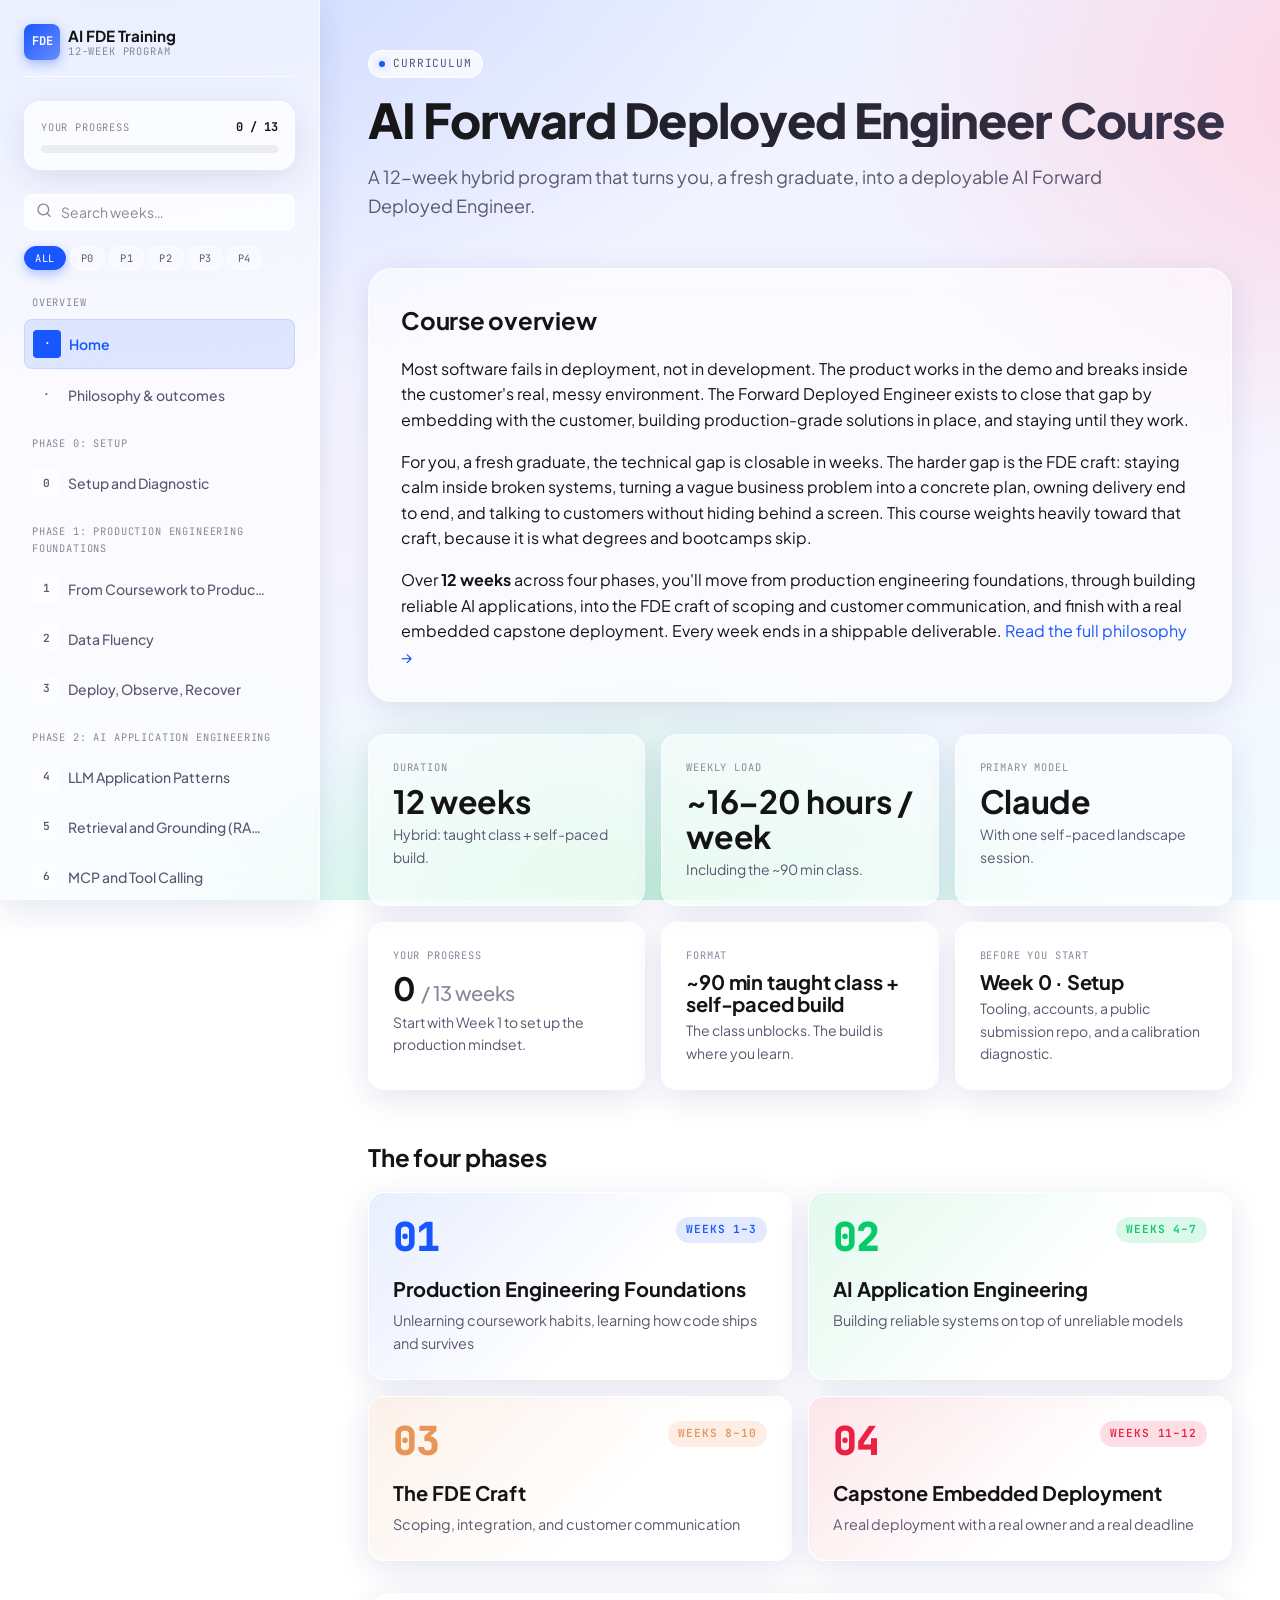
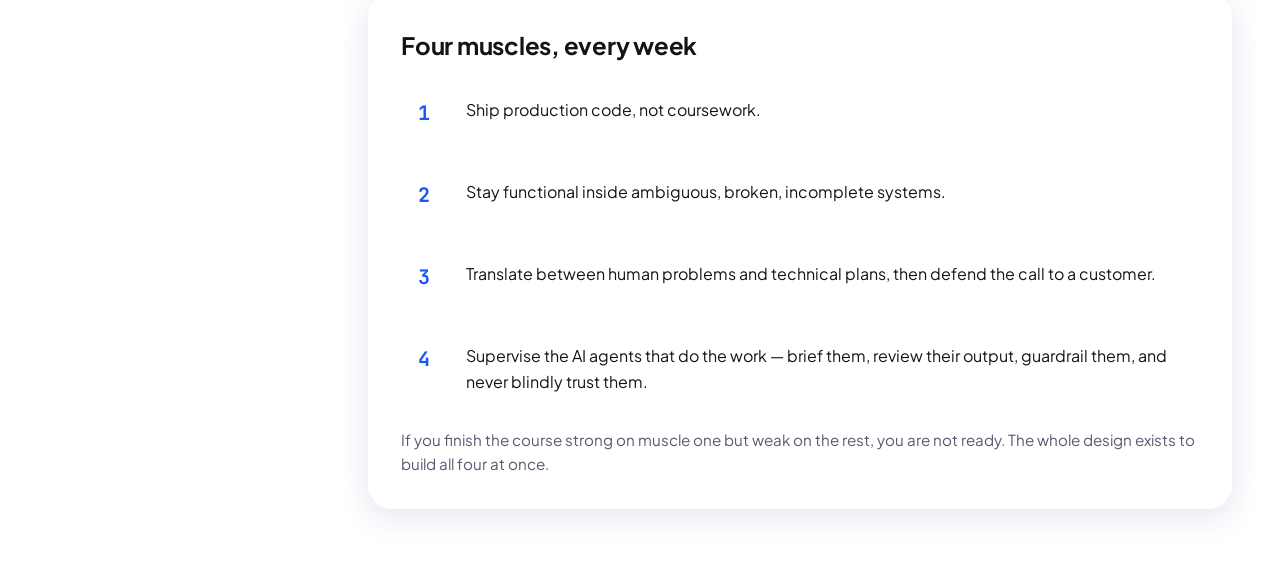
<file: index.html>
<!DOCTYPE html>
<html lang="en">
<head>
  <meta charset="UTF-8" />
  <meta name="viewport" content="width=device-width, initial-scale=1.0" />
  <title>AI FDE Training — 12-Week Course</title>

  <link rel="preconnect" href="https://fonts.googleapis.com" />
  <link rel="preconnect" href="https://fonts.gstatic.com" crossorigin />
  <link
    href="https://fonts.googleapis.com/css2?family=Plus+Jakarta+Sans:wght@200;300;400;500;600;700;800&family=JetBrains+Mono:wght@400;500;600;700&display=swap"
    rel="stylesheet"
  />

  <script src="version.js"></script>
  <script>document.write('<link rel="stylesheet" href="styles.css?v=' + ASSET_V + '">');</script>

  <!-- SOCIAL:BEGIN (generated by scripts/inject_meta.py) -->
  <link rel="icon" href="data:image/svg+xml,%3Csvg%20xmlns='http://www.w3.org/2000/svg'%20viewBox='0%200%20100%20100'%3E%3Crect%20width='100'%20height='100'%20rx='22'%20fill='%231856FF'/%3E%3Ctext%20x='50'%20y='70'%20font-family='monospace'%20font-size='58'%20font-weight='700'%20fill='white'%20text-anchor='middle'%3EF%3C/text%3E%3C/svg%3E" />
  <meta name="description" content="A 12-week hybrid program that turns you, a fresh graduate, into a deployable AI Forward Deployed Engineer." />
  <meta property="og:type" content="website" />
  <meta property="og:site_name" content="AI FDE Training" />
  <meta property="og:title" content="AI FDE Training — 12-Week Course" />
  <meta property="og:description" content="A 12-week hybrid program that turns you, a fresh graduate, into a deployable AI Forward Deployed Engineer." />
  <meta property="og:url" content="https://akmalakhpah.github.io/training-ai-fde/" />
  <meta property="og:image" content="https://akmalakhpah.github.io/training-ai-fde/og/home.png" />
  <meta property="og:image:type" content="image/png" />
  <meta property="og:image:width" content="1200" />
  <meta property="og:image:height" content="630" />
  <meta property="og:image:alt" content="AI FDE Training — 12-Week Course" />
  <meta name="twitter:card" content="summary_large_image" />
  <meta name="twitter:title" content="AI FDE Training — 12-Week Course" />
  <meta name="twitter:description" content="A 12-week hybrid program that turns you, a fresh graduate, into a deployable AI Forward Deployed Engineer." />
  <meta name="twitter:image" content="https://akmalakhpah.github.io/training-ai-fde/og/home.png" />
  <!-- SOCIAL:END -->
</head>
<body>
  <div class="app">
    <aside class="sidebar" id="sidebar" aria-label="Course navigation"></aside>
    <main class="main" id="main"></main>
  </div>

  <!-- Google Identity Services (async — never blocks offline rendering) -->
  <script src="https://accounts.google.com/gsi/client" async defer></script>

  <script>
    // Single source of truth for the asset version is version.js (window.ASSET_V),
    // loaded in <head>. document.write keeps these synchronous + in-order during
    // parse, so app.js still registers its DOMContentLoaded listener in time.
    ['config.js','data.js','auth.js','drive-sync.js','progress-store.js','app.js']
      .forEach(s => document.write('<script src="' + s + '?v=' + ASSET_V + '"><\/script>'));
  </script>

  <script>
    // Intercept in-app links so the hashchange handler runs cleanly.
    document.addEventListener("click", (e) => {
      const link = e.target.closest("a[data-link]");
      if (link && link.getAttribute("href").startsWith("#")) {
        // Native anchor behavior is fine; hashchange listener handles render.
      }
    });
  </script>
</body>
</html>
</file>
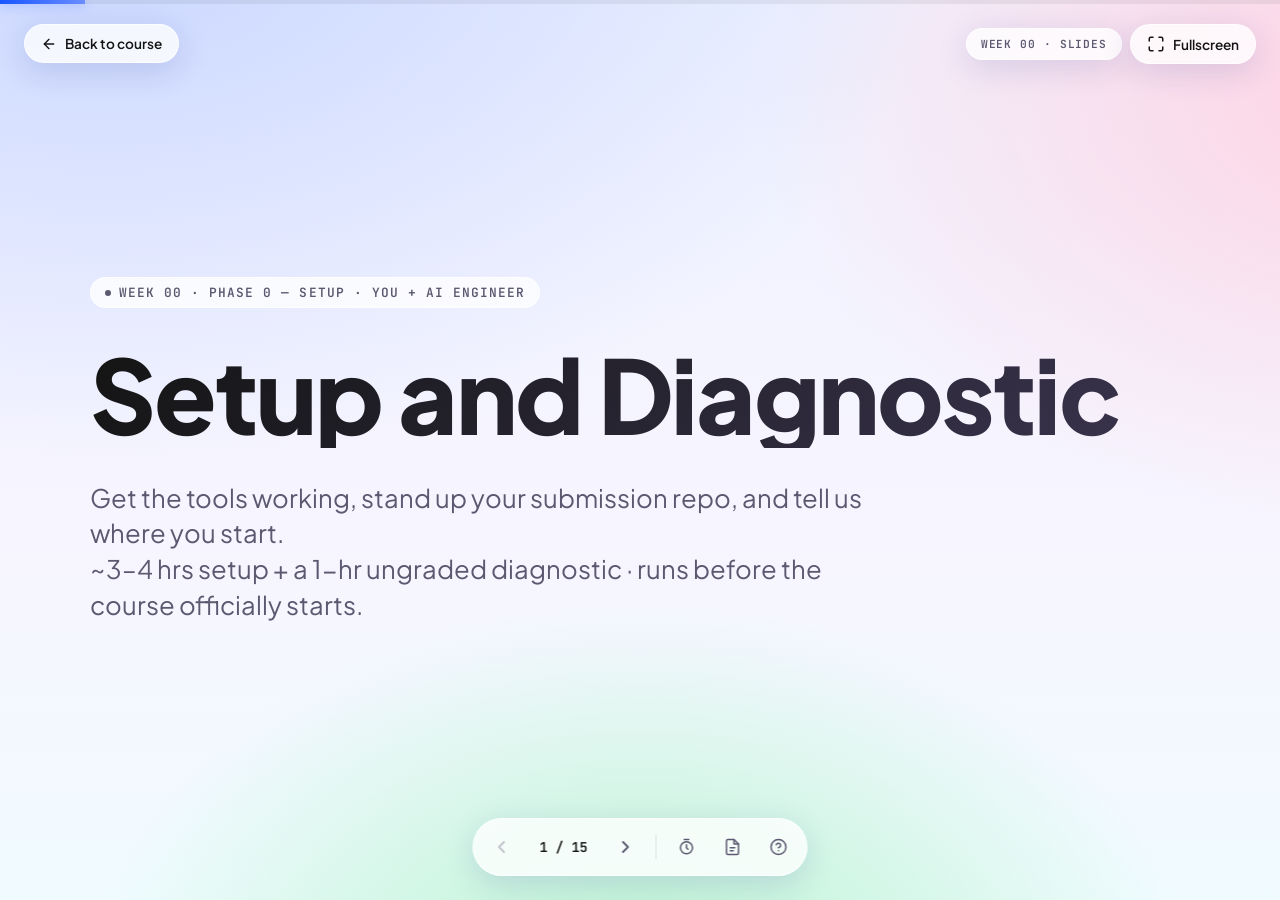
<file: slides/week-00.html>
<!DOCTYPE html>
<html lang="en">
<head>
  <meta charset="UTF-8" />
  <meta name="viewport" content="width=device-width, initial-scale=1.0" />
  <title>Week 0 · Setup and Diagnostic — AI FDE Class</title>
  <link rel="preconnect" href="https://fonts.googleapis.com" />
  <link rel="preconnect" href="https://fonts.gstatic.com" crossorigin />
  <link href="https://fonts.googleapis.com/css2?family=Plus+Jakarta+Sans:wght@200;300;400;500;600;700;800&family=JetBrains+Mono:wght@400;500;600;700&display=swap" rel="stylesheet" />
  <script src="../version.js"></script>
  <script>document.write('<link rel="stylesheet" href="slides.css?v=' + ASSET_V + '">');</script>
  <!-- SOCIAL:BEGIN (generated by scripts/inject_meta.py) -->
  <link rel="icon" href="data:image/svg+xml,%3Csvg%20xmlns='http://www.w3.org/2000/svg'%20viewBox='0%200%20100%20100'%3E%3Crect%20width='100'%20height='100'%20rx='22'%20fill='%231856FF'/%3E%3Ctext%20x='50'%20y='70'%20font-family='monospace'%20font-size='58'%20font-weight='700'%20fill='white'%20text-anchor='middle'%3E0%3C/text%3E%3C/svg%3E" />
  <meta name="description" content="Tooling, accounts, and a working environment before Week 1 of the AI FDE Training." />
  <meta property="og:type" content="article" />
  <meta property="og:site_name" content="AI FDE Training" />
  <meta property="og:title" content="Week 0 · Setup and Diagnostic" />
  <meta property="og:description" content="Tooling, accounts, and a working environment before Week 1 of the AI FDE Training." />
  <meta property="og:url" content="https://akmalakhpah.github.io/training-ai-fde/slides/week-00.html" />
  <meta property="og:image" content="https://akmalakhpah.github.io/training-ai-fde/og/week-00.png" />
  <meta property="og:image:type" content="image/png" />
  <meta property="og:image:width" content="1200" />
  <meta property="og:image:height" content="630" />
  <meta property="og:image:alt" content="Week 0 · Setup and Diagnostic" />
  <meta name="twitter:card" content="summary_large_image" />
  <meta name="twitter:title" content="Week 0 · Setup and Diagnostic" />
  <meta name="twitter:description" content="Tooling, accounts, and a working environment before Week 1 of the AI FDE Training." />
  <meta name="twitter:image" content="https://akmalakhpah.github.io/training-ai-fde/og/week-00.png" />
  <!-- SOCIAL:END -->
</head>
<body data-week-num="0" data-deck-title="Week 00 · Slides">
  <div class="deck">

    <section class="slide title" data-notes="This is your pre-cohort setup session. Keep it calm and practical — the goal is that you do not walk into Week 1 with a broken laptop. This is the one week where 'I am stuck on install' is exactly the right thing to raise loudly, so do. The AI Engineer is around to unblock environment issues. Expect about 3 to 4 hours of setup, plus a 1 hour ungraded diagnostic.">
      <div class="slide-content">
        <span class="eyebrow"><span class="eyebrow-dot"></span> Week 00 · Phase 0 — Setup · You + AI Engineer</span>
        <h1>Setup and Diagnostic</h1>
        <p class="subtitle">Get the tools working, stand up your submission repo, and tell us where you start.</p>
        <p class="subtitle">~3–4 hrs setup + a 1-hr ungraded diagnostic · runs before the course officially starts.</p>
      </div>
    </section>

    <section class="slide quote" data-notes="This is the framing for the whole course, not just today. An FDE's work is read by people who were not in the room when it was written. That is why you set up a public repo on day zero — everything you ship this course lands somewhere a reviewer can open without you there. Setup is not busywork; a broken environment is the single most common way to lose your first real week.">
      <div class="slide-content">
        <span class="eyebrow hook-eyebrow"><span class="eyebrow-dot"></span> The mindset</span>
        <p class="pull-quote">Your work lives in the open, where someone can read it without you in the room.</p>
        <p class="pull-quote-cite">— how an FDE actually ships</p>
      </div>
    </section>

    <section class="slide" data-notes="Here is what done looks like by the end of Week 0 — concrete and checkable. This week is deliberately light: you only install what the early weeks need. Conductor, the MCP SDK, the vector store, and N8N come later, just before the weeks that use them, so you do not drown in setup now.">
      <div class="slide-content">
        <span class="eyebrow">By the end of Week 0</span>
        <h2>You will have</h2>
        <ul class="big-list">
          <li>A public <strong>training-ai-fde</strong> repo that is your submission home for all 12 weeks.</li>
          <li>VS Code as your hub, with Git, Python, and Node pulled in by its extensions and prompts.</li>
          <li>Claude in both surfaces — the <strong>Desktop app</strong> and the <strong>Claude Code extension</strong> — on the program's Claude Pro account.</li>
          <li>Any API key you create in an env var, kept out of version control.</li>
          <li>Your own free Google, AWS, and Cloudflare logins confirmed.</li>
        </ul>
      </div>
    </section>

    <section class="slide" data-notes="Here is the plan. Most of your time goes into hands-on install, with the AI Engineer around to unblock you. Do the repo first, because every later step and every weekly submission hangs off it. The diagnostic brief comes at the end.">
      <div class="slide-content">
        <span class="eyebrow">Today</span>
        <h2>Agenda</h2>
        <ol class="numbered-list">
          <li>Your submission repo — public training-ai-fde</li>
          <li>Core tools, installed in order</li>
          <li>Keeping your API key out of git</li>
          <li>What gets provisioned later</li>
          <li>The setup checklist</li>
          <li>The ungraded diagnostic</li>
        </ol>
      </div>
    </section>

    <section class="slide demo" data-notes="Do this now. Create the repo and get the three settings right: the name is exactly training-ai-fde in lowercase, visibility is Public, and tick initialize with a README. Your URL will follow the pattern github.com slash username slash training-ai-fde — for example github.com slash akmalakhpah slash training-ai-fde. Turn on two-factor auth, which GitHub requires. This repo is the single most important thing you leave today with.">
      <div class="slide-content">
        <span class="eyebrow demo-eyebrow"><span class="eyebrow-dot"></span> Live · do it now</span>
        <h2>Step 1 — your submission repo</h2>
        <div class="demo-card">
          <ul class="big-list">
            <li>Account at github.com/signup — professional username, verify your email.</li>
            <li>2FA on: Settings → Password and authentication, via an authenticator app (Authy, Google Authenticator, 1Password).</li>
            <li>github.com/new: name <strong>training-ai-fde</strong> (lowercase), visibility <span class="success">Public</span>, init with a README.</li>
            <li>URL: github.com/&lt;your-username&gt;/training-ai-fde — e.g. github.com/akmalakhpah/training-ai-fde</li>
            <li>Send the program your repo URL in the onboarding form.</li>
          </ul>
        </div>
      </div>
    </section>

    <section class="slide" data-notes="Here is how submission works for the rest of the course. One folder per week keeps twelve weeks of work readable. The README is an index that links to each week — and you do not have to write it from scratch. There is a starter README in the program repo at github.com slash akmalakhpah slash training-ai-fde slash blob slash main slash resources slash README.md; copy its contents into your own repo's README and fill in your name. It already lists all thirteen weeks with the lesson links and your week-folder links. To submit means push the work and share the link, which might be a file, a folder, a pull request, or a release tag depending on the week. If a deliverable is ever genuinely sensitive, raise it with the team rather than flipping the whole repo private.">
      <div class="slide-content">
        <span class="eyebrow">How you submit, every week</span>
        <h2>One repo, one folder per week</h2>
        <ul class="big-list">
          <li>Folders: week-00, week-01, week-02 … week-12.</li>
          <li>README is the index — link each week from it. Grab the starter README: <span class="code-inline">github.com/akmalakhpah/training-ai-fde/blob/main/resources/README.md</span></li>
          <li>Submit = push the work, then share the link — a file, a folder, a pull request, or a release tag, as each week specifies.</li>
          <li>Public forces clean commits, readable READMEs, and honest history from day one.</li>
          <li>Sensitive deliverable? Raise it with the team; do not make the repo private.</li>
        </ul>
      </div>
    </section>

    <section class="slide" data-notes="Here is the tool list before the walkthrough. The big idea: you download only TWO apps by hand — VS Code and Claude Desktop. Everything else is pulled in from inside VS Code; its extensions and prompts install Git, Python, and Node, so you are not chasing installers across five websites. Be clear about who pays for what: the program provides ONE thing — a Claude Pro subscription for the full ~4-month course, which signs you into BOTH Claude Desktop and the Claude Code extension. Everything else is on a free account you create yourself: Google + Gemini, free-tier AWS, free-tier Cloudflare, and (for the API-building weeks) your own free Anthropic API key. Because these are your own accounts there are no central spending caps, so stay on free tiers and watch your usage. On Windows, use WSL2 for the command-line tools, and ask the AI Engineer if you need help.">
      <div class="slide-content">
        <span class="eyebrow">Two apps by hand · VS Code pulls in the rest</span>
        <h2>The Week 0 toolchain</h2>
        <div class="cols">
          <div class="col">
            <h3>You set up (free)</h3>
            <ul>
              <li>VS Code — the hub you download</li>
              <li>Extensions: Claude Code, Python, (Win) WSL</li>
              <li>Git, Python 3.12+, Node — installed via VS Code</li>
              <li>GitHub, Google + Gemini accounts</li>
              <li>Free-tier AWS &amp; Cloudflare</li>
            </ul>
          </div>
          <div class="col">
            <h3 class="success">Program provides</h3>
            <ul>
              <li>Claude Pro account</li>
              <li>For the full course (~4 months)</li>
              <li>Signs you into Claude Desktop + Claude Code</li>
              <li>That's it — everything else is your own free account</li>
            </ul>
          </div>
        </div>
      </div>
    </section>

    <section class="slide demo" data-notes="Install in this order, and verify each step before moving on. VS Code first — open the integrated terminal and add the extensions (Claude Code, Python, WSL on Windows). Claude: download Claude Desktop and sign in with the program Claude Pro account; sign the Claude Code extension into the SAME account (no API key — it authenticates by login), then ask it what files are in the repo. Git: open the Source Control panel and follow the Install Git prompt (on macOS this pops the Xcode Command Line Tools installer), set user.name and user.email, then sign in to GitHub from VS Code's Accounts menu. Python: open a .py file and let the Python extension install it; python3 --version should show 3.12+. Node: node --version should show v20+. Do not let yourself fall behind silently — confirm each tool works before moving to the next.">
      <div class="slide-content">
        <span class="eyebrow demo-eyebrow"><span class="eyebrow-dot"></span> Live · install in order</span>
        <h2>Step 2 — core tools</h2>
        <div class="demo-card">
          <ol class="numbered-list">
            <li>VS Code → open the integrated terminal (Ctrl+`); add the Claude Code, Python, + (Windows) WSL extensions.</li>
            <li>Claude → install Claude Desktop, sign the Desktop app + Claude Code extension into the Pro account, ask it about your repo.</li>
            <li>Git → Source Control panel's <strong>Install Git</strong> prompt, <span class="code-inline">git config --global user.name / user.email</span>, then Accounts → Sign in to GitHub.</li>
            <li>Python → open a .py file, let the extension install it; <span class="code-inline">python3 --version</span> (3.12+).</li>
            <li>Node → <span class="code-inline">node --version</span> (v20+), <span class="code-inline">npm --version</span>.</li>
          </ol>
        </div>
      </div>
    </section>

    <section class="slide" data-notes="Here are the links, reinforcing the hub idea. You download only TWO apps by hand — VS Code and Claude Desktop. Everything in the right column is pulled in from inside VS Code: Git via the Source Control Install-Git prompt (or Xcode Command Line Tools on macOS), Python via the Python extension, GitHub via the Accounts sign-in. Node is the one runtime without an in-editor prompt, so grab the LTS from nodejs.org or let Claude Code install it from the terminal. The Anthropic API key comes later, only for the API-building weeks. These same URLs are in the week-0 detail doc.">
      <div class="slide-content">
        <span class="eyebrow">Two by hand · the rest via VS Code</span>
        <h2>Where to get each tool</h2>
        <div class="cols">
          <div class="col">
            <h3>Download yourself</h3>
            <ul>
              <li>VS Code — code.visualstudio.com/download</li>
              <li>Claude Desktop — claude.ai/download</li>
              <li>Node.js LTS v20+ — nodejs.org/en/download</li>
              <li>Anthropic API (later) — console.anthropic.com</li>
            </ul>
          </div>
          <div class="col">
            <h3 class="success">Pulled in by VS Code</h3>
            <ul>
              <li>Claude Code — Extensions panel, sign in</li>
              <li>Git — Source Control → Install Git prompt</li>
              <li>Python 3.12+ — the Python extension installs it</li>
              <li>GitHub — Accounts menu → Sign in to GitHub</li>
            </ul>
          </div>
        </div>
      </div>
    </section>

    <section class="slide" data-notes="This is a real FDE habit, not a formality. Claude Code itself needs no key — it logs in with your Claude Pro account. But the API-building weeks need an Anthropic API key, which you create on your own free Anthropic account, and a leaked key is a security and cost problem on your own bill. Put any key in an environment variable: export ANTHROPIC_API_KEY in zshrc on macOS, or System Environment Variables on Windows. The rule is blunt: a key committed to a public repo is a setup failure. If it ever lands in git history, tell the team and rotate immediately. This pairs with the public repo — public plus a committed key equals a leak.">
      <div class="slide-content">
        <span class="eyebrow">Do not leak your key</span>
        <h2>Secrets stay out of git</h2>
        <ul class="big-list">
          <li>Claude Code needs no key — it logs in with your Claude Pro account.</li>
          <li>API-building weeks only: make your own free key at console.anthropic.com, store it in an env var, never in a file.</li>
          <li>macOS: <span class="code-inline">export ANTHROPIC_API_KEY="..."</span> in ~/.zshrc; verify <span class="code-inline">echo $ANTHROPIC_API_KEY</span>.</li>
          <li>Windows: System → Environment Variables (or setx).</li>
          <li class="danger">A key committed to a public repo is a setup failure.</li>
          <li>If it lands in git history: rotate the key immediately, tell the team.</li>
        </ul>
      </div>
    </section>

    <section class="slide" data-notes="These are accounts you create yourself — the program does not provision them, so there are no central spending caps; stay on the free tiers and watch your own usage. Google: a free personal Google account is fine; confirm Docs, Sheets, and Slides open and Gemini is in the side panel — used from Week 2 for the non-technical data view and heavily from Week 8 onward. AWS and Cloudflare: just confirm you can log in now; the AWS CLI and Wrangler come later. You build on only one of the two for Week 3, your choice, but create and log into both today.">
      <div class="slide-content">
        <span class="eyebrow">Create these yourself · free tiers</span>
        <h2>Your own accounts</h2>
        <div class="cols">
          <div class="col">
            <h3>Google + Gemini</h3>
            <ul>
              <li>A free Google account is fine.</li>
              <li>Docs, Sheets, Slides open; Gemini in the side panel.</li>
              <li>Used from Week 2, heavily from Week 8.</li>
            </ul>
          </div>
          <div class="col">
            <h3>AWS · Cloudflare · repo</h3>
            <ul>
              <li>AWS — console.aws.amazon.com (free tier).</li>
              <li>Cloudflare — dash.cloudflare.com (free tier).</li>
              <li>Build on only one for Week 3 — log into both now.</li>
            </ul>
          </div>
        </div>
      </div>
    </section>

    <section class="slide" data-notes="Here is what you should NOT install today. To keep Week 0 light, three things arrive just before you need them: the vector store before Week 5, Conductor and the MCP SDK before Week 6, and N8N before Week 7. If you get eager and install N8N now, it is wasted effort and may drift out of date. The principle mirrors the course design — tools are introduced in sequence, not all at once.">
      <div class="slide-content">
        <span class="eyebrow">Not yet — on purpose</span>
        <h2>Provisioned later</h2>
        <div class="cols">
          <div class="col">
            <h3>Comes later</h3>
            <ul>
              <li>Vector store → before Week 5</li>
              <li>Conductor + MCP SDK → before Week 6</li>
              <li>N8N → before Week 7</li>
            </ul>
          </div>
          <div class="col">
            <h3>Why</h3>
            <ul>
              <li>Keeps Week 0 light.</li>
              <li>Tools land when you have real work for them.</li>
              <li>Nothing drifts out of date before you use it.</li>
            </ul>
          </div>
        </div>
      </div>
    </section>

    <section class="slide" data-notes="This checklist is your self-service gate. If you can tick every box, you are ready for Week 1. Verify each one by actually running the check, not by assuming. The most common silent failures are: repo accidentally private, GitHub sign-in not actually completed in VS Code, and Node missing so the Claude Code engine will not run. Confirm your own free logins to Google + Gemini, AWS, and Cloudflare now, even though the heavy use comes later, so access problems surface today.">
      <div class="slide-content">
        <span class="eyebrow">Are you ready for Week 1?</span>
        <h2>Setup checklist</h2>
        <ul class="big-list">
          <li>Public training-ai-fde repo, README + week folders, URL sent.</li>
          <li>VS Code installed; Git, GitHub sign-in, Python 3.12+, Node v20+ verified.</li>
          <li>Claude Desktop + Claude Code extension signed in with your Claude Pro account; Claude Code answers about your repo.</li>
          <li>Your own free Google + Gemini, AWS, and Cloudflare logins confirmed.</li>
          <li>Later, when a week needs the Claude API: your own Anthropic key in an env var, not committed.</li>
        </ul>
      </div>
    </section>

    <section class="slide" data-notes="Now the diagnostic. It is ungraded calibration, not a gate — we use it to see where you really start so the early weeks can flex. It is a short coding warm-up plus two or three questions on GitHub, the command line, and reading an unfamiliar function. You commit it to a week-00 folder and share the link, which exercises the whole setup-to-submission loop once before Week 1 depends on it. If you are nervous, relax: getting things wrong here costs nothing and helps us teach you better.">
      <div class="slide-content">
        <span class="eyebrow">About 1 hour · ungraded</span>
        <h2>The diagnostic</h2>
        <ul class="big-list">
          <li>A small coding warm-up: a function plus a couple of test cases.</li>
          <li>A GitHub operation: branch and commit.</li>
          <li>A command-line task: navigate, run a script, read an env var.</li>
          <li>Read an unfamiliar function: what it does, what would break it.</li>
          <li>Commit to <strong>week-00/</strong> and share the link.</li>
        </ul>
      </div>
    </section>

    <section class="slide recap" data-notes="Three lines to send you off with momentum. The repo is the spine of the whole course, a clean environment protects your first real week, and the diagnostic just helps us meet you where you are. The AI Engineer is available between now and when Week 1 opens for any install you could not finish. Next up is Week 1 — arrive ready.">
      <div class="slide-content">
        <span class="eyebrow recap-eyebrow"><span class="eyebrow-dot"></span> Recap</span>
        <h2>If you remember three things</h2>
        <div class="recap-card">
          <ul class="big-list">
            <li>Your public training-ai-fde repo is where every week is submitted.</li>
            <li>A verified environment is what protects your first real week.</li>
            <li>The diagnostic is calibration — it cannot hurt you.</li>
          </ul>
          <div class="next-up">
            <div>
              <div class="label">Next week</div>
              <div class="title">Week 01 · From Coursework to Production — how code actually ships and survives.</div>
            </div>
          </div>
        </div>
      </div>
    </section>

  </div>
  <script>
    // Asset version comes from ../version.js (window.ASSET_V), loaded in <head>.
    ['../config.js','slides.js'].forEach(function (s) {
      document.write('<script src="' + s + '?v=' + ASSET_V + '"><\/script>');
    });
  </script>
</body>
</html>
</file>
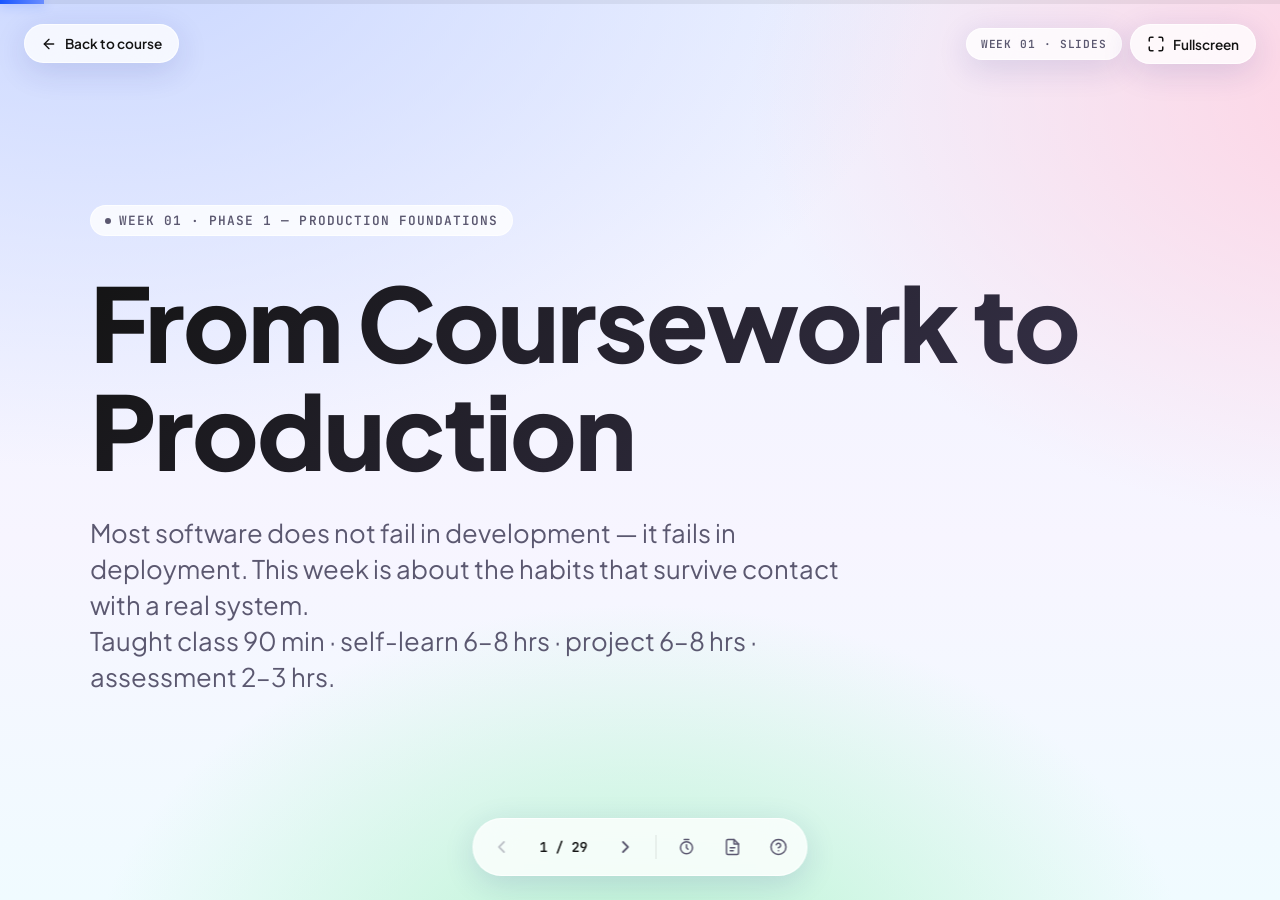
<file: slides/week-01.html>
<!DOCTYPE html>
<html lang="en">
<head>
  <meta charset="UTF-8" />
  <meta name="viewport" content="width=device-width, initial-scale=1.0" />
  <title>Week 1 · From Coursework to Production — AI FDE Class</title>
  <link rel="preconnect" href="https://fonts.googleapis.com" />
  <link rel="preconnect" href="https://fonts.gstatic.com" crossorigin />
  <link href="https://fonts.googleapis.com/css2?family=Plus+Jakarta+Sans:wght@200;300;400;500;600;700;800&family=JetBrains+Mono:wght@400;500;600;700&display=swap" rel="stylesheet" />
  <script src="../version.js"></script>
  <script>document.write('<link rel="stylesheet" href="slides.css?v=' + ASSET_V + '">');</script>
  <!-- SOCIAL:BEGIN (generated by scripts/inject_meta.py) -->
  <link rel="icon" href="data:image/svg+xml,%3Csvg%20xmlns='http://www.w3.org/2000/svg'%20viewBox='0%200%20100%20100'%3E%3Crect%20width='100'%20height='100'%20rx='22'%20fill='%231856FF'/%3E%3Ctext%20x='50'%20y='70'%20font-family='monospace'%20font-size='58'%20font-weight='700'%20fill='white'%20text-anchor='middle'%3E1%3C/text%3E%3C/svg%3E" />
  <meta name="description" content="The production habits that survive contact with a real system." />
  <meta property="og:type" content="article" />
  <meta property="og:site_name" content="AI FDE Training" />
  <meta property="og:title" content="Week 1 · From Coursework to Production" />
  <meta property="og:description" content="The production habits that survive contact with a real system." />
  <meta property="og:url" content="https://akmalakhpah.github.io/training-ai-fde/slides/week-01.html" />
  <meta property="og:image" content="https://akmalakhpah.github.io/training-ai-fde/og/week-01.png" />
  <meta property="og:image:type" content="image/png" />
  <meta property="og:image:width" content="1200" />
  <meta property="og:image:height" content="630" />
  <meta property="og:image:alt" content="Week 1 · From Coursework to Production" />
  <meta name="twitter:card" content="summary_large_image" />
  <meta name="twitter:title" content="Week 1 · From Coursework to Production" />
  <meta name="twitter:description" content="The production habits that survive contact with a real system." />
  <meta name="twitter:image" content="https://akmalakhpah.github.io/training-ai-fde/og/week-01.png" />
  <!-- SOCIAL:END -->
</head>
<body data-week-num="1" data-deck-title="Week 01 · Slides">
  <div class="deck">

    <!-- SLIDE 1: Title -->
    <section class="slide title" data-notes="Welcome — this is day one of the entire programme. The tone is set immediately: you are not here to review theory, you are here to build production muscle. Ask yourself: have you ever pushed code that someone else depended on? Your honest answer is your baseline. The goal for the week is that you can answer yes to that question by Friday.">
      <div class="slide-content">
        <span class="eyebrow"><span class="eyebrow-dot"></span> Week 01 · Phase 1 — Production Foundations</span>
        <h1>From Coursework to Production</h1>
        <p class="subtitle">Most software does not fail in development — it fails in deployment. This week is about the habits that survive contact with a real system.</p>
        <p class="subtitle">Taught class 90 min · self-learn 6–8 hrs · project 6–8 hrs · assessment 2–3 hrs.</p>
      </div>
    </section>

    <!-- SLIDE 2: Hook / Quote -->
    <section class="slide quote" data-notes="Let this sit for a beat. You probably assume the hard part is writing the code. It is not. The hard part is everything surrounding the code: the review, the deploy, the runtime surprise, the incident at 2 am caused by a change that looked fine in staging. You have almost certainly hit the moment something worked perfectly on your machine but broke somewhere else. That gap — between 'it runs' and 'it runs reliably for others' — is exactly what this entire course exists to close. So what are the four muscles you are building this week?">
      <div class="slide-content">
        <span class="eyebrow hook-eyebrow"><span class="eyebrow-dot"></span> The gap</span>
        <p class="pull-quote">'It works on my machine.'</p>
        <p class="pull-quote-cite">— every engineer, right before production broke</p>
      </div>
    </section>

    <!-- SLIDE 2b: The four muscles -->
    <section class="slide" data-notes="These four muscles are the spine of the entire programme, not just this week — here is the frame to hang everything on. Muscle one, ship real work: produce code other people depend on and that survives after you walk away. Muscle two, stay functional inside broken systems: the real world is ambiguous, half-documented, and on fire somewhere — the FDE stays calm and keeps moving. Muscle three, translate between humans and machines: turn a vague human problem into a concrete technical plan, explain a technical tradeoff back to a non-technical person, and defend the call when a customer pushes. Muscle four, supervise the AI agents that do the work: brief them, scope them, review their output, guardrail them, and never blindly trust them — the agent is fast, not trustworthy. This week leans hardest on muscle one but gives you your first real rep at muscle four in the Claude Code demo. Plainly: if you are strong on one but weak on the rest, you are not ready.">
      <div class="slide-content">
        <span class="eyebrow">Why this whole course exists</span>
        <h2>The four muscles</h2>
        <ul class="big-list">
          <li><strong>Ship real work</strong> — produce production code others depend on, not coursework that runs once.</li>
          <li><strong>Stay functional in broken systems</strong> — stay calm and keep moving inside ambiguous, half-broken, incomplete systems.</li>
          <li><strong>Translate between humans and machines</strong> — turn a vague human problem into a technical plan, a technical tradeoff back into plain language, and defend the call to a customer.</li>
          <li><strong>Supervise the AI agents</strong> — brief, scope, review, and guardrail the agents that do the work; never blindly trust them.</li>
        </ul>
        <p>This week leans hardest on shipping real work — but every week trains all four at once.</p>
      </div>
    </section>

    <!-- SLIDE 3: Learning Objectives -->
    <section class="slide" data-notes="These are not aspirations — they are the five specific things you must be able to do by end of Friday, not just 'have heard about'. Everything this week ties back to one of these. At the end of the week, come back to this slide and run through each one: can you do it? Pay extra attention to objective 3 (driving Claude Code) and objective 4 (fixing a bug by hand with no agent) — those two are the unusual ones, so set your expectations accordingly.">
      <div class="slide-content">
        <span class="eyebrow">Learning objectives</span>
        <h2>By Friday you can</h2>
        <ul class="big-list">
          <li>Explain what separates a student repo from a production system.</li>
          <li>Work inside a large unfamiliar codebase without freezing.</li>
          <li>Drive a single Claude Code agent well: brief it, review its diff, and catch it when it is wrong.</li>
          <li>Fix one bug by hand, no agent, reading the code and stack trace yourself.</li>
          <li>Follow a real branch → PR → review → merge workflow with a passing CI pipeline.</li>
        </ul>
      </div>
    </section>

    <!-- SLIDE 4: Agenda -->
    <section class="slide" data-notes="Here is the plan for the 90-minute class. The heaviest teaching is blocks 1–6; the two demos (the GitHub live exercise and the Claude Code demo) are where the learning sticks, so follow along closely. There is a live PR walkthrough and a live Claude Code session, so have VS Code open on your machine. The weekly project deliverable is covered at the end.">
      <div class="slide-content">
        <span class="eyebrow">Today</span>
        <h2>Agenda — 90 minutes</h2>
        <ol class="numbered-list">
          <li>Coursework vs production — the concrete differences (8 min)</li>
          <li>Anatomy of a production repo — live tour (10 min)</li>
          <li>Reading an unfamiliar codebase — the method (12 min)</li>
          <li>GitHub for real — branching, rebase, conflicts (12 min)</li>
          <li>The pull request lifecycle — live PR walkthrough (10 min)</li>
          <li>CI/CD with GitHub Actions (8 min)</li>
          <li>Testing code you did not write (8 min)</li>
          <li>Driving one Claude Code agent — live demo (12 min)</li>
          <li>Context files that steer the agent — CLAUDE.md &amp; friends (5 min)</li>
          <li>The no-agent bug rep and the project brief (5 min)</li>
        </ol>
      </div>
    </section>

    <!-- SLIDE 5: Coursework vs Production (two-col) -->
    <section class="slide two-col" data-notes="Make this concrete. In your last university project, how many people touched the code? One or two. How long did that code have to run? Until the deadline. Now contrast: a Pandai service has dozens of contributors across years and serves real students right now. The left column is the world you recognise. The right column is where you are headed. Sit with this one: 'done' means merged, tested, reviewed, observable, and not breaking anyone else. That definition of done is the whole course in one sentence. The right column is harder to work in — and you are moving from the left to the right this week, which is a bigger shift than it sounds.">
      <div class="slide-content">
        <span class="eyebrow">Mental model shift</span>
        <h2>Two very different worlds</h2>
        <div class="cols">
          <div class="col">
            <h3>Student repo</h3>
            <ul>
              <li>One author</li>
              <li>Runs once, on your laptop</li>
              <li>No tests, or tests run once</li>
              <li>No review, straight to main</li>
              <li>'Done' = the demo runs</li>
              <li>Deleted after grading</li>
            </ul>
          </div>
          <div class="col">
            <h3 class="success">Production system</h3>
            <ul>
              <li>Many authors over years</li>
              <li>Local, staging, prod — always running</li>
              <li>Tests gate every single merge</li>
              <li>Every change reviewed before merge</li>
              <li>'Done' = merged, tested, reviewed, observable</li>
              <li>Lives until the business decides otherwise</li>
            </ul>
          </div>
        </div>
      </div>
    </section>

    <!-- SLIDE 6: Anatomy of a Production Repo -->
    <section class="slide" data-notes="This is the first live segment, in the AI Anki repo (akmalakhpah/training-ai-fde-anki) — the same repo students fork and work on this week. Do not focus on the code itself; focus on the structure. Look at the top-level folders one by one: config, source, tests, README, the CI workflow file (.github/workflows). Notice the signals of a healthy repo: a CLAUDE.md or README that explains how to run the thing, a tests folder with meaningful coverage, a CI config that is not empty, clear module boundaries. Ask yourself: what is the first file you would open if you joined this project tomorrow? Usually it is the README and the entry point. The goal here is to give you a method for any repo, not just this one.">
      <div class="slide-content">
        <span class="eyebrow">Live tour</span>
        <h2>Anatomy of a production repo</h2>
        <ul class="big-list">
          <li>Top-level structure: where config lives, where source lives, where tests live.</li>
          <li>The README: how to run it, how to test it, who owns it.</li>
          <li>The CI config: what runs on every push, what blocks a merge.</li>
          <li>A CLAUDE.md: project context for AI-assisted development.</li>
          <li>Signals of health: tests folder, clear module boundaries, no orphaned files.</li>
          <li>Signals of trouble: no tests, one giant file, README that lies.</li>
        </ul>
      </div>
    </section>

    <!-- SLIDE 7: Reading an Unfamiliar Codebase -->
    <section class="slide" data-notes="The most common stuck point for new hires is opening a large repo and freezing. Here is the method, explicitly. Entry point first — where does this thing actually run? For a web service it is usually app.py, server.js, main.go, or similar. Then follow one user-facing action all the way through: HTTP handler to business logic to database query to response. Use jump-to-definition in VS Code, not search. Ignore error handling and edge cases on the first pass — they are noise until you understand the happy path. This leaves you with the three diagnostic questions you must answer about the AI Anki repo this week: where does a request enter (app/routes.py), where does it hit the database (app/db.py), where does the response leave. Write them down — they are your orientation compass for the project.">
      <div class="slide-content">
        <span class="eyebrow">Survival skill</span>
        <h2>Reading a codebase you did not write</h2>
        <ul class="big-list">
          <li>Start at the entry point — where does this thing actually run?</li>
          <li>Follow one request: entry → business logic → database → response. Trace it live.</li>
          <li>Use jump-to-definition, not keyword search. Follow the call stack down.</li>
          <li>Read the tests first — they tell you what the code is supposed to do.</li>
          <li>Ignore error handling on the first pass. Understand the happy path first.</li>
        </ul>
        <div class="stat-grid">
          <div class="stat"><div class="stat-value">1</div><div class="stat-label">Where does a request enter?</div></div>
          <div class="stat"><div class="stat-value">2</div><div class="stat-label">Where does it hit the database?</div></div>
          <div class="stat"><div class="stat-value">3</div><div class="stat-label">Where does the response leave?</div></div>
        </div>
      </div>
    </section>

    <!-- SLIDE 8: GitHub for Real -->
    <section class="slide" data-notes="This goes beyond commit and push. You may have resolved a merge conflict before, but probably did not feel confident doing it. That is the gap this block closes. The branching model: feature branch off main, one concern per branch, branch name describes the change. Rebase in one sentence: rebase replays your commits on top of a moving target so history stays linear. Picture it — rebase before opening a PR to clean up your own work; never rebase a branch others are working on. Now do it: create a branch, make two commits, create a conflict on purpose, and resolve it from the command line. If you get stuck, that is the lesson — stay calm and read what git is telling you.">
      <div class="slide-content">
        <span class="eyebrow">GitHub for real</span>
        <h2>Beyond commit and push</h2>
        <ul class="big-list">
          <li>Feature branches: one branch per concern, named for the change, short-lived.</li>
          <li>Rebase vs merge: rebase cleans up your own branch; merge preserves shared history.</li>
          <li>When to rebase: before opening a PR, to replay your commits on top of main.</li>
          <li>When NOT to rebase: any branch others are already working on.</li>
          <li>Merge conflicts are normal — git is asking you to make a decision humans must make.</li>
        </ul>
        <div class="demo-card">
          <p>Live exercise: create a branch, commit twice, manufacture a conflict, resolve it from the CLI.</p>
        </div>
      </div>
    </section>

    <!-- SLIDE 9: The Pull Request Lifecycle -->
    <section class="slide" data-notes="This is the loop everything else feeds into. Take each step in turn. No one pushes straight to main in a real system — branching and review are not bureaucracy, they are how you protect the running system from your own mistakes. A good PR is small, focused on one concern, has a clear description (why this change, not just what), and includes tests. Compare a good PR description with a bad one. The bad one: 'fix stuff' with no body. The good one: one sentence on the problem, one on the solution, one on how to test it. Look at a real PR — its description, its diff tab, and its review thread. Watch a thread where the author responded well to feedback: responding to review is a professional skill, not personal.">
      <div class="slide-content">
        <span class="eyebrow">The shipping loop</span>
        <h2>The pull request lifecycle</h2>
        <ol class="numbered-list">
          <li>Cut a branch off main for one focused change.</li>
          <li>Open a PR — even for small changes. Description: why, what, how to test.</li>
          <li>Request review. Address every comment thoughtfully, not defensively.</li>
          <li>Merge only when CI is green and reviewers have approved.</li>
          <li>Watch the deploy. The job is not done until it is running in production.</li>
        </ol>
        <p>What a good PR looks like: small, one concern, clear description, tests included.</p>
      </div>
    </section>

    <!-- SLIDE 10: Demo — Live PR Walkthrough -->
    <section class="slide demo" data-notes="This is a live walkthrough of a real PR on the AI Anki repo in the browser. Go through it in order: the title and description (is the why clear?), the diff tab (one concern or scattered changes?), the review thread (how did the author respond to comments?), the CI checks panel (which checks run, which failed, why). Notice a PR that needed two or three rounds of review — that is normal, not a failure, and worth seeing as normal. Look at a broken CI log too: find the actual error line, not just the red X. Then ask yourself: what would you have written differently in this description?">
      <div class="slide-content">
        <span class="eyebrow demo-eyebrow"><span class="eyebrow-dot"></span> Live · ~12 min</span>
        <h2>Walking through a real PR</h2>
        <div class="demo-card">
          <ul class="big-list">
            <li>Open a real PR on the AI Anki repo — what is this change and why does it exist?</li>
            <li>Read the description: why now, what changed, how was it tested?</li>
            <li>Read the review thread — multiple rounds of comments, author responding well.</li>
            <li>Open the diff tab: is this one concern or three different things?</li>
            <li>Watch CI run: which check failed, what did the log say, how was it fixed?</li>
          </ul>
        </div>
      </div>
    </section>

    <!-- SLIDE 11: CI/CD -->
    <section class="slide two-col" data-notes="CI stands for Continuous Integration — the robot that checks your work before a human does. Here is what runs: lint, type check, unit tests, integration tests, build. Green CI is the floor, not the ceiling. A test suite that always passes because it tests nothing is worse than no test suite — it gives false confidence. When CI goes red, make this visceral: do not re-run and hope. That is superstition, not engineering. Open the failing job log. Read the error. Fix the cause. Push again. If you cannot reproduce the failure locally, that discrepancy is itself the bug — find it. You will see a failing pipeline (a broken test), then the log, then the fix pushed, then the run go green.">
      <div class="slide-content">
        <span class="eyebrow">The automated gate</span>
        <h2>CI/CD with GitHub Actions</h2>
        <div class="cols">
          <div class="col">
            <h3>On every push, CI runs</h3>
            <ul>
              <li>Lint and format checks</li>
              <li>Type checks</li>
              <li>Unit and integration tests</li>
              <li>Build the artifact</li>
              <li>Sometimes: deploy to staging</li>
            </ul>
          </div>
          <div class="col">
            <h3 class="danger">When CI is red</h3>
            <ul>
              <li>Do not re-run hoping it passes</li>
              <li>Open the failing job log</li>
              <li>Find the actual error, not just the red X</li>
              <li>Fix the cause, then push</li>
              <li>Can't reproduce locally? That gap is the bug</li>
            </ul>
          </div>
        </div>
      </div>
    </section>

    <!-- SLIDE 12: Testing Code You Did Not Write -->
    <section class="slide" data-notes="Tests matter more in shared code than anywhere else. In a solo student project, you can hold the whole system in your head. In a shared production codebase you cannot — tests are how you change things without fear. Practical point: before touching anything in the AI Anki repo this week, run the test suite first. If it is already broken, that is important information. Then pick one untested function and write two tests for it. A happy-path test (the function does what the docstring says when inputs are valid) and an edge-case test (empty input, zero, null, boundary). Open a real function in the repo and write one test for it. Then ask: what would make this test fail? If the answer is 'nothing obvious', the test is probably not worth much.">
      <div class="slide-content">
        <span class="eyebrow">Shared code needs tests</span>
        <h2>Testing code you did not write</h2>
        <ul class="big-list">
          <li>Tests are how you change things without fear in a shared codebase.</li>
          <li>Before touching anything: run the suite. Know your baseline.</li>
          <li>Write a happy-path test: does the function do what it claims when inputs are valid?</li>
          <li>Write an edge-case test: empty input, zero, null, boundary value.</li>
          <li>A test that cannot fail tells you nothing. Ask: what would break this?</li>
        </ul>
        <div class="demo-card">
          <p>Live: pick one untested function together. Write both tests on screen. Run them. Watch one fail before the fix, pass after.</p>
        </div>
      </div>
    </section>

    <!-- SLIDE 13: Driving One Claude Code Agent -->
    <section class="slide demo" data-notes="Open Claude Code inside VS Code. The lesson is not 'use Claude Code'; the lesson is how to supervise it. Step 1: brief it well — give it the module name, the specific task, and the constraint that it should not change anything outside that scope. Step 2: scope the task narrowly — one function, not the whole file. Step 3: let it run, then review the diff line by line before accepting anything. Now the most important part: watch it be confidently wrong. It will often make a plausible but incorrect change when the context is ambiguous. Ask it to justify the change. Read the diff carefully. Then run the test. The point is explicit: the agent is fast, not trustworthy. Your job as a human engineer is supervision, not transcription. If you accept a diff you did not understand, you now own a bug you cannot explain.">
      <div class="slide-content">
        <span class="eyebrow demo-eyebrow"><span class="eyebrow-dot"></span> Live · ~12 min</span>
        <h2>Driving one Claude Code agent</h2>
        <div class="demo-card">
          <ul class="big-list">
            <li>Brief it with context: module name, specific task, explicit scope constraint.</li>
            <li>Scope the task narrowly — one function, not the whole file.</li>
            <li>Review the diff line by line before accepting. Read every changed line.</li>
            <li>Show it being confidently wrong: ask it to justify a suspicious change.</li>
            <li>Run the tests. A passing diff that breaks a test is a rejected diff.</li>
          </ul>
        </div>
        <p>The agent is fast, not trustworthy. Your job is supervision.</p>
      </div>
    </section>

    <!-- SLIDE 13b: Context files that steer the agent -->
    <section class="slide" data-notes="You just watched the agent need briefing every single time. Context files are how you stop repeating yourself. The key distinction: a README is written for humans — what the project is and how to run it; a CLAUDE.md is written for the agent — how to actually work in this repo: the install/run/test commands, the architecture in a few lines, and the conventions and gotchas it would otherwise guess wrong. AGENTS.md is the same idea as a tool-neutral standard that other coding agents read, and a Skill packages a reusable procedure the agent can invoke on demand — both are the same instinct: put the context in a file, not in every prompt. The fast way to start is /init, which drafts a CLAUDE.md from your repo — but treat that draft as a first pass, not the truth. The agent guesses; you verify. A wrong command in a CLAUDE.md is worse than none, because the agent now trusts it. So the rep this week: run /init, then read every line and confirm each command runs and each claim matches the code before you commit it. This is muscle four again — you are programming how the agent behaves, in plain markdown.">
      <div class="slide-content">
        <span class="eyebrow">Stop repeating yourself</span>
        <h2>Context files that steer the agent</h2>
        <div class="cols">
          <div class="col">
            <h3>README — for humans</h3>
            <p>What the project is, why it exists, how to run it. The first file a person opens.</p>
            <h3>CLAUDE.md — for the agent</h3>
            <p>How to work in <em>this</em> repo: install/run/test commands, the architecture in a few lines, the conventions and gotchas it would guess wrong.</p>
          </div>
          <div class="col">
            <h3>AGENTS.md — the open standard</h3>
            <p>Same idea as CLAUDE.md, tool-neutral, so other coding agents read it too.</p>
            <h3>Skills — reusable procedures</h3>
            <p>A packaged routine the agent can invoke on demand. Same instinct: context in a file, not in every prompt.</p>
          </div>
        </div>
        <p><span class="code-inline">/init</span> drafts a CLAUDE.md from your repo — then <strong>verify every line</strong>. A wrong command the agent trusts is worse than none.</p>
      </div>
    </section>

    <!-- SLIDE 14: The No-Agent Bug Rep -->
    <section class="slide" data-notes="This is the most important beat of the week, so do not rush it. The question to sit with: why are you being asked to fix the first bug by hand, with no agent, right after seeing how powerful Claude Code is? Here is the real answer: you cannot supervise a machine doing something you have never done yourself. If you have never read a stack trace and traced an error back to its root cause, you will not know when the agent is reading the trace wrong and giving you a plausible but incorrect fix. The by-hand bug is not busywork — it is calibration. It builds the reference point you need to catch the agent when it is wrong. The by-hand method: read the full stack trace top to bottom, find the file and line number, open that file, read the surrounding context, form a hypothesis, test it with a minimal change.">
      <div class="slide-content">
        <span class="eyebrow">Non-negotiable rep</span>
        <h2>The by-hand bug — why it matters</h2>
        <ul class="big-list">
          <li>You cannot supervise an agent doing something you have never done yourself.</li>
          <li>The by-hand fix is calibration — it builds the reference point for catching agent errors.</li>
          <li>Method: read the full stack trace, find the file and line, open it, read context, hypothesise, test.</li>
          <li>If you cannot explain the root cause in one sentence, you have not fixed it — you have hidden it.</li>
          <li>Only after fixing it by hand do you then pick the second bug and brief Claude Code.</li>
        </ul>
        <p>The agent is faster. You being able to catch its mistakes makes the combination safe.</p>
      </div>
    </section>

    <!-- SLIDE 15: Self-Learn -->
    <section class="slide" data-notes="Here are the five self-learn topics. Topic A is GitHub beyond commit-and-push: branch, rebase, resolve a conflict without panic. Topic B is reading a large unfamiliar codebase: orient in a repo you did not write and answer the three diagnostic questions in writing. Topic C is Claude Code fundamentals: brief, run, and review a single agent and verify its explanation against actual code line by line. Topic D is testing code you did not write: add a happy-path test and an edge-case test. Topic E is steering the agent with context files: write or sharpen a CLAUDE.md and verify every line of it. The AI prompts included in each topic are not shortcuts — they are worked examples of how to ask a good question. Adapt those prompts to your specific situation rather than pasting them blindly. Budget 6 to 8 hours of self-learn total.">
      <div class="slide-content">
        <span class="eyebrow">Self-learn — 6 to 8 hrs</span>
        <h2>Five topics this week</h2>
        <div class="cols">
          <div class="col">
            <h3>A — GitHub beyond commit and push</h3>
            <p>Branch, rebase, and resolve a merge conflict without panic. Video + Atlassian guide + one AI-guided practice session.</p>
            <h3>B — Reading a large codebase</h3>
            <p>Orient in a repo you did not write. Answer the three diagnostic questions in writing: entry, database, response.</p>
            <h3>C — Claude Code fundamentals</h3>
            <p>Brief, run, and review a single agent. Verify its explanation against actual code line by line. Catch at least one mistake.</p>
          </div>
          <div class="col">
            <h3>D — Testing code you did not write</h3>
            <p>Add a happy-path test and an edge-case test to an existing function. Make each test meaningful: it must be able to fail.</p>
            <h3>E — Steering with context files</h3>
            <p>Write or sharpen a CLAUDE.md so the agent starts with real context. Know README vs CLAUDE.md vs AGENTS.md vs Skills. Verify every line.</p>
          </div>
        </div>
      </div>
    </section>

    <!-- SLIDE 15a: Self-learn A — GitHub beyond commit and push -->
    <section class="slide" data-notes="Topic A, 1.5 to 2 hours. The goal is muscle memory: branch, rebase, and resolve a merge conflict without panic. Actually manufacture a conflict in your fork of the AI Anki repo and resolve it from the command line — reading about conflicts does not build the reflex, hitting one does. The video and the two Atlassian guides are the canonical references. The AI prompt is a worked example of how to ask for a guided walkthrough plus practice reps; adapt it, do not paste it blindly.">
      <div class="slide-content">
        <span class="eyebrow">Self-learn A · 1.5–2 hrs</span>
        <h2>GitHub beyond commit and push</h2>
        <ul class="big-list">
          <li><strong>Goal:</strong> branch, rebase, and resolve a merge conflict without panic.</li>
          <li><strong>Start here:</strong> in your fork of the AI Anki repo, create a branch and make two commits, then create a second branch that edits the same lines, merge one into the other to force a conflict, and resolve it from the command line.</li>
          <li><strong>Watch:</strong> <a href="https://www.youtube.com/watch?v=6FUqOswIags" target="_blank" rel="noopener">Git Branching Strategy &amp; Git REBASE to fix Merge Conflicts</a> (fallback search: "git rebase resolve merge conflicts tutorial").</li>
          <li><strong>Read:</strong> Atlassian <a href="https://www.atlassian.com/git/tutorials/merging-vs-rebasing" target="_blank" rel="noopener">Merging vs Rebasing</a> · <a href="https://www.atlassian.com/git/tutorials/using-branches/merge-conflicts" target="_blank" rel="noopener">Resolve merge conflicts</a></li>
        </ul>
        <div class="demo-card">
          <span class="eyebrow">Ask AI — paste into Claude</span>
          <p>"I am new to git rebase. Walk me through, step by step, how to rebase my feature branch onto main, what to do when I hit a conflict, and how to tell whether I should rebase or merge in a shared repo. Then give me three practice exercises I can run locally to build the muscle."</p>
        </div>
      </div>
    </section>

    <!-- SLIDE 15b: Self-learn B — Reading a large unfamiliar codebase -->
    <section class="slide" data-notes="Topic B, 1.5 to 2 hours. Goal: orient in a repo you did not write and find where to make a change. The deliverable is written — answer the three diagnostic questions on paper, do not just feel like you understand. The two reads are short and practical. The AI prompt has you ask Claude Code for a map of the repo without changing files — a read-only onboarding pass. You must verify the map against the actual code, not trust it.">
      <div class="slide-content">
        <span class="eyebrow">Self-learn B · 1.5–2 hrs</span>
        <h2>Reading a large unfamiliar codebase</h2>
        <ul class="big-list">
          <li><strong>Goal:</strong> orient in a repo you did not write and find where to make a change.</li>
          <li><strong>Start here:</strong> open your fork of the AI Anki repo and answer in writing — where does a request enter (<span class="code-inline">app/routes.py</span>), where does it hit the database (<span class="code-inline">app/db.py</span>), where does the response leave.</li>
          <li><strong>Read:</strong> Sparkbox <a href="https://sparkbox.com/foundry/how_to_understand_a_large_codebase" target="_blank" rel="noopener">How to Understand a Large Codebase</a> · DEV <a href="https://dev.to/sammytran/how-to-learn-unfamiliar-codebases-1mi1" target="_blank" rel="noopener">How to Learn Unfamiliar Codebases</a></li>
        </ul>
        <div class="demo-card">
          <span class="eyebrow">Ask AI — paste into Claude Code, inside the repo</span>
          <p>"You are helping me onboard to this codebase. Without changing any files, give me a map: the entry points, the main modules and what each is responsible for, where data is read and written, and the path a single user request takes from entry to response. Then point me at three small, low-risk files I could read first to understand the conventions."</p>
        </div>
      </div>
    </section>

    <!-- SLIDE 15c: Self-learn C — Claude Code fundamentals -->
    <section class="slide" data-notes="Topic C, 1 to 1.5 hours. Goal: brief, run, and review a single agent and catch its mistakes. The key rep is verification — ask Claude Code to explain a module, then check every claim against the actual code line by line. Read the Quickstart, especially the CLAUDE.md and reviewing-changes sections. The AI prompt forces the agent to cite functions and line ranges so you can check it, and to flag uncertainty rather than guess.">
      <div class="slide-content">
        <span class="eyebrow">Self-learn C · 1–1.5 hrs</span>
        <h2>Claude Code fundamentals</h2>
        <ul class="big-list">
          <li><strong>Goal:</strong> brief, run, and review a single agent and catch its mistakes.</li>
          <li><strong>Start here:</strong> ask Claude Code to explain one module, then verify its explanation against the actual code line by line.</li>
          <li><strong>Read:</strong> <a href="https://code.claude.com/docs/en/quickstart" target="_blank" rel="noopener">Claude Code Quickstart</a> — skim the whole page, then read the sections on CLAUDE.md and reviewing changes.</li>
        </ul>
        <div class="demo-card">
          <span class="eyebrow">Ask AI — paste into Claude Code</span>
          <p>"Explain what this module does and how it connects to the rest of the system. Cite the specific functions and line ranges you are basing each claim on, so I can verify you. Flag anything you are unsure about rather than guessing."</p>
        </div>
      </div>
    </section>

    <!-- SLIDE 15d: Self-learn D — Writing tests for code you did not write -->
    <section class="slide" data-notes="Topic D, 1 to 1.5 hours. Goal: add a happy-path test and an edge-case test to existing code. Watch for the trap: a test that just mirrors the implementation proves nothing — the prompt explicitly tells the agent not to do that. Read your language's standard test-runner docs (pytest or Jest) plus the repo's own testing section. End every test by asking: what would make this fail?">
      <div class="slide-content">
        <span class="eyebrow">Self-learn D · 1–1.5 hrs</span>
        <h2>Writing tests for code you did not write</h2>
        <ul class="big-list">
          <li><strong>Goal:</strong> add a happy-path test and an edge-case test to existing code.</li>
          <li><strong>Start here:</strong> pick one untested function in the repo and write two tests for it.</li>
          <li><strong>Read:</strong> the testing section of the repo's README, plus your language's standard test runner docs (for example pytest or Jest).</li>
        </ul>
        <div class="demo-card">
          <span class="eyebrow">Ask AI — paste into Claude</span>
          <p>"Here is a function I did not write: [paste]. Help me understand its behaviour, then propose a happy-path test and one edge-case test. Do not write code that just mirrors the implementation. Explain what each test actually proves and what would make it fail."</p>
        </div>
      </div>
    </section>

    <!-- SLIDE 15e: Self-learn E — Steering the agent with context files -->
    <section class="slide" data-notes="Topic E, 1 to 1.5 hours. Goal: write the markdown files that brief an agent on your repo once, instead of re-explaining context in every prompt. The fast start is /init in Claude Code, which drafts a CLAUDE.md from the repo — but the rep is the verification, not the generation. Read every line the agent wrote and confirm each command actually runs and each architectural claim matches the code, because a wrong command in a CLAUDE.md is worse than none. Keep the README-vs-CLAUDE.md distinction sharp: README is for humans, CLAUDE.md is for the agent. The AGENTS.md and Skills reads are short context-setting — you do not need to ship those this week, just understand where they fit. Commit your verified CLAUDE.md as part of the project PR.">
      <div class="slide-content">
        <span class="eyebrow">Self-learn E · 1–1.5 hrs</span>
        <h2>Steering the agent with context files</h2>
        <ul class="big-list">
          <li><strong>Goal:</strong> write the files that brief an agent on your repo once — CLAUDE.md, README, and where it fits AGENTS.md or a Skill.</li>
          <li><strong>Start here:</strong> run <span class="code-inline">/init</span> in Claude Code to draft a CLAUDE.md, then tighten it by hand — real run/test commands, the architecture in two or three lines, the conventions a newcomer trips on.</li>
          <li><strong>Then verify:</strong> confirm every command runs and every claim matches the code before you commit. A wrong command the agent trusts is <span class="danger">worse than none</span>.</li>
          <li><strong>Read:</strong> <a href="https://code.claude.com/docs/en/memory" target="_blank" rel="noopener">CLAUDE.md / memory docs</a> · <a href="https://agents.md" target="_blank" rel="noopener">the AGENTS.md convention</a> · <a href="https://code.claude.com/docs/en/skills" target="_blank" rel="noopener">Claude Code Skills</a></li>
        </ul>
        <div class="demo-card">
          <span class="eyebrow">Ask AI — paste into Claude Code, inside the repo</span>
          <p>"Draft a CLAUDE.md for this repository. Base every line on what you can verify in the code: the exact commands to install, run, and test it, the top-level architecture, and the three conventions a new contributor is most likely to get wrong. Keep it short and concrete, and do not invent commands or structure you cannot find. Flag anything you are unsure about so I can confirm it."</p>
        </div>
      </div>
    </section>

    <!-- SLIDE 16: Weekly Project -->
    <section class="slide" data-notes="Here is the concrete deliverable — work through it carefully. Three phases: first, clone, install, run the test suite, and confirm it is green before touching anything (if it is already red, write that down). Second, find the first small genuine bug and fix it by hand — no agent. Read the stack trace, trace the root cause, write down what it taught you. Third, find a second genuine issue and brief Claude Code to fix it. Review the diff before accepting. Add at least one test. Then open one clean PR: a title that describes the change, a description that explains the why, the tests included, CI passing. Your deliverables are the merged PR link and a half-page written note. The note is not optional — it is how the assessment judges whether you understood what you did, or just got lucky.">
      <div class="slide-content">
        <span class="eyebrow">This week's ship</span>
        <h2>The weekly project</h2>
        <ol class="numbered-list">
          <li>Fork <span class="code-inline">akmalakhpah/training-ai-fde-anki</span> to your account. Clone your fork. Install. Run the test suite. Note the baseline.</li>
          <li>Find a real bug. Fix it by hand, no agent. Note what the trace taught you.</li>
          <li>Write or sharpen the repo's CLAUDE.md. Verify every command and claim against the code.</li>
          <li>Find a second issue. Brief Claude Code with that context. Review and accept the diff. Confirm tests pass.</li>
          <li>Add at least one test covering your change.</li>
          <li>Open one clean PR into your fork's main (CLAUDE.md included): clear title, why-focused description, tests, CI green.</li>
          <li>Get it through review and merged. Done = merged, not opened.</li>
        </ol>
        <p>Deliverables: the merged PR link (with your CLAUDE.md) + a half-page note on the by-hand bug and what the CLAUDE.md changed.</p>
      </div>
    </section>

    <!-- SLIDE 16a: Project requirements checklist -->
    <section class="slide" data-notes="These seven are the non-negotiable must-haves — every one of them has to be true before the project counts as done. Treat them as a checklist, not a suggestion. The ones you are most likely to skip under time pressure are the by-hand bug (you reach for the agent immediately), the test covering your change (you fix and run, but never add a test), and verifying the CLAUDE.md (you let /init draft it and commit it unread). Do not skip any. The deliberate split — one bug by hand, one with Claude Code, briefed by a context file you verified — is the whole point of the week: it forces you to feel the difference between doing it yourself and supervising a machine.">
      <div class="slide-content">
        <span class="eyebrow">Project · must-haves</span>
        <h2>Requirements checklist</h2>
        <ul class="big-list">
          <li>Fork <span class="code-inline">akmalakhpah/training-ai-fde-anki</span>, clone your fork, and get it running locally — <span class="code-inline">uvicorn app.main:app</span>, then open <span class="code-inline">localhost:8000</span> for the flashcard UI (or <span class="code-inline">/docs</span>).</li>
          <li>Find a first small, genuine bug and fix it <strong>by hand, no agent</strong>. Note what the stack trace or error told you.</li>
          <li>Write or substantially improve a <strong>CLAUDE.md</strong>, verifying every command and claim against the code.</li>
          <li>Find a second genuine issue and fix it <strong>with Claude Code</strong> (briefed by that CLAUDE.md), reviewing the diff before accepting.</li>
          <li>Add at least one test that covers your change.</li>
          <li>Open one clean pull request into your fork's main — CLAUDE.md included: a clear title, a description of the change, and the tests.</li>
          <li>Get the PR through review and merged, with CI passing.</li>
        </ul>
      </div>
    </section>

    <!-- SLIDE 16b: Project suggested steps & stretch -->
    <section class="slide" data-notes="This is the recommended order of operations — it keeps you from thrashing. Confirm a green baseline first so any failure later is yours, not pre-existing. Orient with the Topic B method and write the three-question answer before touching code. Only then the two bugs, by-hand first. Branch, clean commits, PR, respond to review, merge. The stretch goals are optional but high-value: a regression test that would have caught the bug teaches prevention, and reviewing a peer's PR builds the reviewer muscle you will need by Week 3.">
      <div class="slide-content">
        <span class="eyebrow">Project · how to approach it</span>
        <h2>Suggested steps &amp; stretch</h2>
        <ol class="numbered-list">
          <li>Fork, clone, install, run the test suite, confirm it is green before you touch anything.</li>
          <li>Orient using the Topic B method. Write the three-question answer.</li>
          <li>Reproduce the first bug, read the trace, fix it by hand, add or update a test.</li>
          <li>Pick the second issue, brief Claude Code, review and accept its diff, confirm tests pass.</li>
          <li>Branch, commit with clean messages, push, open the PR, respond to review, merge.</li>
        </ol>
        <div class="demo-card">
          <span class="eyebrow">Stretch (optional)</span>
          <ul class="big-list">
            <li>Add a second test that would have caught the bug before it shipped.</li>
            <li>Leave a constructive review comment on a peer's PR.</li>
          </ul>
        </div>
      </div>
    </section>

    <!-- SLIDE 17: Assessment -->
    <section class="slide" data-notes="This is the slide that answers 'how am I graded?' — do not skip it, ambiguity here is what makes people anxious. Two things get submitted: the merged PR link and a half-page written note covering how you navigated the codebase, what the by-hand bug taught you, and where Claude Code helped or got in the way. On top of that, a 3-minute walkthrough — recorded or live in next class — of your change: what was wrong, how you fixed it, one thing the by-hand bug taught you about reading code. Here are the four rubric weights, made concrete. Technical execution (30%): does the fix work, are the tests meaningful, is the PR clean, did CI pass. Handling ambiguity and failure (30%, equal top weight): how you navigated an unfamiliar repo and a real bug without freezing. Communication (25%): can a non-author follow your PR description and walkthrough. Ownership (15%): did you drive it to merged or stall waiting for help. Let the definition of done land: a reviewer who has never seen your change can read the PR, understand what it does and why, see the test that proves it, and watch CI pass — all without asking you a single question. That is the bar.">
      <div class="slide-content">
        <span class="eyebrow">How you're judged</span>
        <h2>Assessment</h2>
        <ul class="big-list">
          <li>Submit the merged PR link and a half-page note: how you navigated the repo, what the by-hand bug taught you, where Claude Code helped or got in the way.</li>
          <li>Give a 3-minute walkthrough — recorded or live next class — of what was wrong, how you fixed it, and one thing the by-hand bug taught you.</li>
        </ul>
        <div class="stat-grid">
          <div class="stat"><div class="stat-value">30%</div><div class="stat-label">Technical execution — fix works, tests meaningful, PR clean, CI green</div></div>
          <div class="stat"><div class="stat-value">30%</div><div class="stat-label">Ambiguity &amp; failure — navigating an unfamiliar repo without freezing</div></div>
          <div class="stat"><div class="stat-value">25%</div><div class="stat-label">Communication — a non-author can follow your PR and walkthrough</div></div>
          <div class="stat"><div class="stat-value">15%</div><div class="stat-label">Ownership — you drove it to merged, not opened</div></div>
        </div>
        <p>Done = a reviewer who has never seen your change can understand it, see the test that proves it, and watch CI pass — without asking you a single question.</p>
      </div>
    </section>

    <!-- SLIDE 18: Common Pitfalls -->
    <section class="slide" data-notes="These are not hypothetical; they are the exact mistakes the previous cohort made. Refactoring the whole file is the most common: you see something you do not like, fix it, and now your PR is 400 lines and the reviewer cannot tell which line is the actual bug fix. Ignoring existing style is second: if the codebase uses single quotes, do not switch to double quotes just because you prefer them. Pushing without running tests locally is third and the most embarrassing: you learn CI exists when it fails on you in public. The defensive review response is fourth: 'I disagree' is fine, but it needs a reason and a question, not a dismissal. Ask yourself: which of these are you most likely to do? That self-awareness is half the defence.">
      <div class="slide-content">
        <span class="eyebrow">Don't</span>
        <h2>Common pitfalls this week</h2>
        <ul class="big-list">
          <li>Refactoring the whole file when you only need to fix one line — keep PRs small and focused.</li>
          <li>Ignoring the codebase's existing style — match conventions, do not invent your own.</li>
          <li>Pushing without running tests locally first — CI failure in public is avoidable.</li>
          <li>Accepting a Claude Code diff you do not fully understand — you own every line you merge.</li>
          <li>Getting defensive in review — comments are about the code, not about you.</li>
          <li>Opening a PR without a clear description of why — reviewers are not mind readers.</li>
        </ul>
      </div>
    </section>

    <!-- SLIDE 19: Recap -->
    <section class="slide recap" data-notes="Final slide. Sit with the three recap points — they are deliberately short enough to remember without notes, so write them down or screenshot the slide. Next up is Week 2: data fluency and SQL, where you start touching real customer data, which raises the stakes. The project is live and the AI Anki repo link (akmalakhpah/training-ai-fde-anki) is in the channel; if you get stuck, help is available. Remember: the goal this week is not perfect code — it is experiencing the full loop from clone to merged PR, twice.">
      <div class="slide-content">
        <span class="eyebrow recap-eyebrow"><span class="eyebrow-dot"></span> Recap</span>
        <h2>If you remember three things</h2>
        <div class="recap-card">
          <ul class="big-list">
            <li>Production is a workflow, not a finished state — merged, tested, reviewed, observable.</li>
            <li>Fix the first bug by hand. You cannot supervise an agent doing something you have never done.</li>
            <li>Reading code is a skill: entry point, follow one request, answer the three questions.</li>
          </ul>
          <div class="next-up">
            <div>
              <div class="label">Next week</div>
              <div class="title">Week 02 · Data Fluency — SQL for people who live inside customer databases.</div>
            </div>
          </div>
        </div>
      </div>
    </section>

    <!-- APPENDIX: Instructor live-demo prep (not shown live) -->
    <section class="slide" data-notes="These are the six things you'll see demonstrated live this week, staged in advance so no segment stalls on setup. The merge conflict and the failing CI pipeline in particular are set up ahead of time — they cannot be manufactured convincingly on the fly. Watch each one closely; you'll reproduce the same moves yourself in the project.">
      <div class="slide-content">
        <span class="eyebrow">Appendix · the live demos</span>
        <h2>What you'll see demonstrated live</h2>
        <ul class="big-list">
          <li>The AI Anki repo (<span class="code-inline">akmalakhpah/training-ai-fde-anki</span>) forked, cloned, and ready.</li>
          <li>A merge conflict created and resolved live (two branches editing the same lines).</li>
          <li>A PR with review comments, walked through live.</li>
          <li>A CI pipeline made to fail and pass on demand.</li>
          <li>Claude Code authenticated inside VS Code.</li>
          <li>A CLAUDE.md drafted with <span class="code-inline">/init</span> and corrected line by line against the real repo.</li>
        </ul>
      </div>
    </section>

  </div>
  <script>
    // Asset version comes from ../version.js (window.ASSET_V), loaded in <head>.
    ['../config.js','slides.js'].forEach(function (s) {
      document.write('<script src="' + s + '?v=' + ASSET_V + '"><\/script>');
    });
  </script>
</body>
</html>
</file>
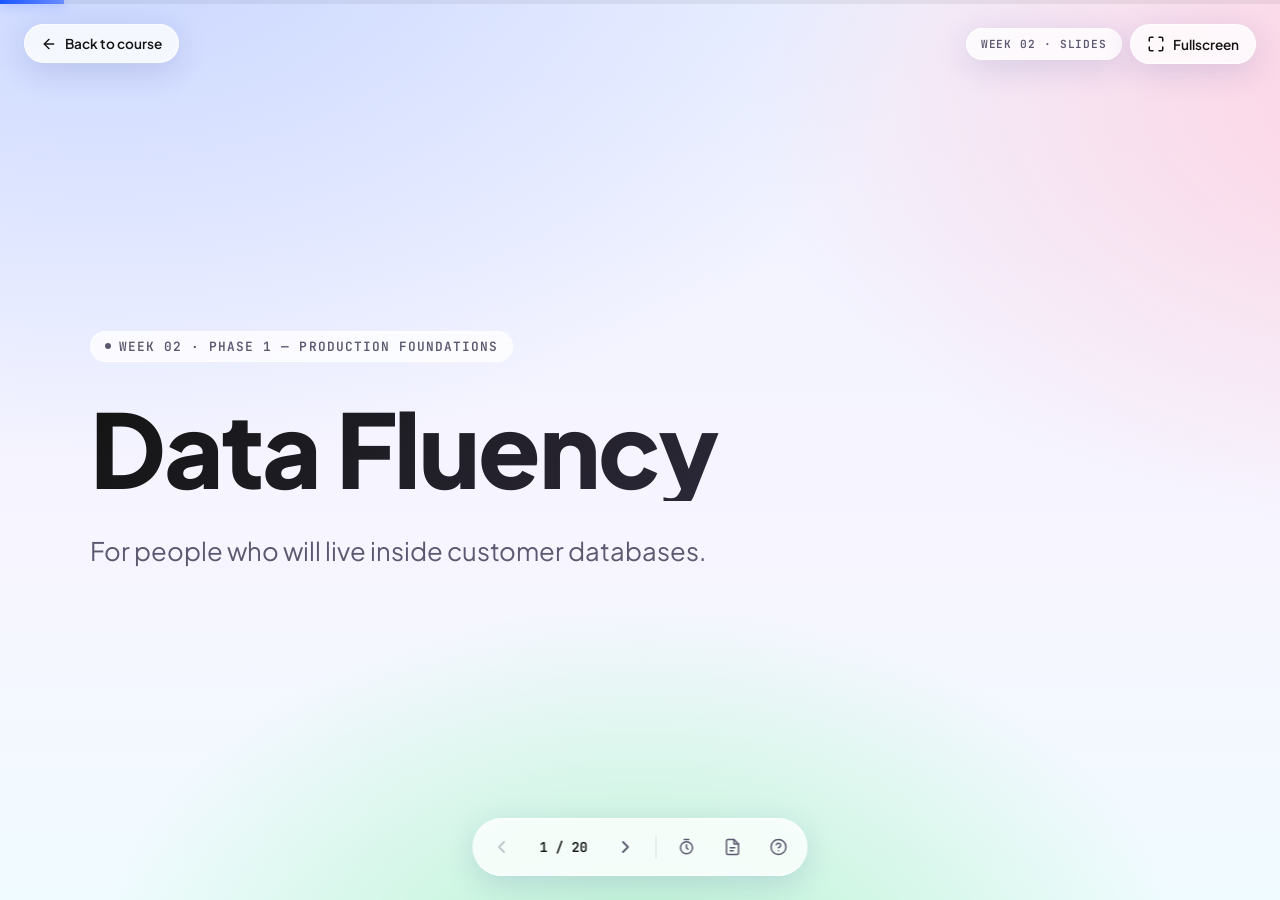
<file: slides/week-02.html>
<!DOCTYPE html>
<html lang="en">
<head>
  <meta charset="UTF-8" />
  <meta name="viewport" content="width=device-width, initial-scale=1.0" />
  <title>Week 2 · Data Fluency — AI FDE Class</title>
  <link rel="preconnect" href="https://fonts.googleapis.com" />
  <link rel="preconnect" href="https://fonts.gstatic.com" crossorigin />
  <link href="https://fonts.googleapis.com/css2?family=Plus+Jakarta+Sans:wght@200;300;400;500;600;700;800&family=JetBrains+Mono:wght@400;500;600;700&display=swap" rel="stylesheet" />
  <script src="../version.js"></script>
  <script>document.write('<link rel="stylesheet" href="slides.css?v=' + ASSET_V + '">');</script>
  <!-- SOCIAL:BEGIN (generated by scripts/inject_meta.py) -->
  <link rel="icon" href="data:image/svg+xml,%3Csvg%20xmlns='http://www.w3.org/2000/svg'%20viewBox='0%200%20100%20100'%3E%3Crect%20width='100'%20height='100'%20rx='22'%20fill='%231856FF'/%3E%3Ctext%20x='50'%20y='70'%20font-family='monospace'%20font-size='58'%20font-weight='700'%20fill='white'%20text-anchor='middle'%3E2%3C/text%3E%3C/svg%3E" />
  <meta name="description" content="Reading, shaping, and trusting real-world data." />
  <meta property="og:type" content="article" />
  <meta property="og:site_name" content="AI FDE Training" />
  <meta property="og:title" content="Week 2 · Data Fluency" />
  <meta property="og:description" content="Reading, shaping, and trusting real-world data." />
  <meta property="og:url" content="https://akmalakhpah.github.io/training-ai-fde/slides/week-02.html" />
  <meta property="og:image" content="https://akmalakhpah.github.io/training-ai-fde/og/week-02.png" />
  <meta property="og:image:type" content="image/png" />
  <meta property="og:image:width" content="1200" />
  <meta property="og:image:height" content="630" />
  <meta property="og:image:alt" content="Week 2 · Data Fluency" />
  <meta name="twitter:card" content="summary_large_image" />
  <meta name="twitter:title" content="Week 2 · Data Fluency" />
  <meta name="twitter:description" content="Reading, shaping, and trusting real-world data." />
  <meta name="twitter:image" content="https://akmalakhpah.github.io/training-ai-fde/og/week-02.png" />
  <!-- SOCIAL:END -->
</head>
<body data-week-num="2" data-deck-title="Week 02 · Slides">
  <div class="deck">

    <!-- Slide 1: Title -->
    <section class="slide title" data-notes="Welcome to week 2. Here is the context up front: as an FDE you'll spend more time in the customer's data than in your own code, and that data is always messier than the demo you saw during a sales cycle. This week is about building the muscle to navigate that mess confidently. Have you written a SQL JOIN before? Have you seen a production database with broken data in it? Wherever you're starting from, this week meets you there.">
      <div class="slide-content">
        <span class="eyebrow"><span class="eyebrow-dot"></span> Week 02 · Phase 1 — Production Foundations</span>
        <h1>Data Fluency</h1>
        <p class="subtitle">For people who will live inside customer databases.</p>
      </div>
    </section>

    <!-- Slide 2: Hook / Quote -->
    <section class="slide quote" data-notes="Let this land. The point isn't to discourage you — it's to reframe where the hard work actually happens. You probably assume writing the query is the skill. It isn't. The skill is knowing what question to ask, reading data you did not design, and trusting nothing until you have checked it. Everything in this week flows from that reframe. Think about the messiest data you have ever had to work with — that's the normal case, not the exception.">
      <div class="slide-content">
        <span class="eyebrow hook-eyebrow"><span class="eyebrow-dot"></span> The real job</span>
        <p class="pull-quote">The demo dataset was clean. The customer's database never is.</p>
        <p class="pull-quote-cite">— every FDE, six weeks into their first engagement</p>
      </div>
    </section>

    <!-- Slide 3: Learning Objectives -->
    <section class="slide" data-notes="These are the measurable outcomes for the whole week — class, self-learn, and project together. Every section of the week ties back to at least one of them. The four objectives map directly to the four self-learn topics and the project requirements. At the end of the week, score yourself 1–5 against each objective before you submit your project — it's a quick way to spot where you're still shaky before the work is marked.">
      <div class="slide-content">
        <span class="eyebrow">Learning objectives</span>
        <h2>By Friday you can</h2>
        <ul class="big-list">
          <li>Query, transform, and move real data with confidence.</li>
          <li>Recognise dirty data and decide what to do about it.</li>
          <li>Take a messy export and turn it into a clean, queryable table.</li>
          <li>Use AI to draft SQL, then verify it by hand.</li>
        </ul>
      </div>
    </section>

    <!-- Slide 4: Agenda -->
    <section class="slide" data-notes="Here's the shape of the session. Blocks 1 and 2 cover SQL and window functions, including the first live query. Block 3 is dirty data. Block 4 is cleaning and loading, with the second live walkthrough. Blocks 5–7 cover indexing, Sheets, and AI. It ends with the project brief. One thing to expect up front: there will be live queries on real data — if something is slow or breaks, that's part of the lesson, not a glitch.">
      <div class="slide-content">
        <span class="eyebrow">Today</span>
        <h2>Agenda</h2>
        <ol class="numbered-list">
          <li>SQL you actually need — joins, CTEs, subqueries</li>
          <li>Window functions — ROW_NUMBER, LAG, running totals</li>
          <li>Spotting dirty data — the profiling pass</li>
          <li>Cleaning and loading — fix, drop, flag, or escalate</li>
          <li>Indexing a slow query — before and after</li>
          <li>The non-technical view — Gemini and Google Sheets</li>
          <li>Using AI for SQL, safely</li>
          <li>Project brief and wrap</li>
        </ol>
      </div>
    </section>

    <!-- Slide 5: SQL You Actually Need -->
    <section class="slide two-col" data-notes="Here are the four SQL constructs you'll meet, in order of how often they show up in customer work. On JOINs: be clear on the difference between INNER and LEFT JOIN — you probably know inner, but what LEFT JOIN does to non-matching rows matters more. They become NULLs on the right side, and that's where silent data loss hides. On CTEs: the WITH keyword names a subquery you can reference once or many times in the same statement. Compare a subquery versus a CTE for the same problem — the CTE is almost always easier to debug and review.">
      <div class="slide-content">
        <span class="eyebrow">Block 1 · SQL</span>
        <h2>The constructs that matter most</h2>
        <div class="cols">
          <div class="col">
            <h3>Joins and aggregates</h3>
            <ul>
              <li>INNER JOIN — only matching rows on both sides</li>
              <li>LEFT JOIN — all left rows, NULLs where right has no match</li>
              <li>GROUP BY + COUNT / SUM / AVG</li>
              <li>HAVING — filter after aggregation, not before</li>
            </ul>
          </div>
          <div class="col">
            <h3 class="success">CTEs and subqueries</h3>
            <ul>
              <li>WITH cte_name AS (...) — give a step a name</li>
              <li>Chain CTEs: each can reference the one above it</li>
              <li>Subquery: the same idea, inline — harder to read</li>
              <li>Rule of thumb: if you need to name it, use a CTE</li>
            </ul>
          </div>
        </div>
      </div>
    </section>

    <!-- Slide 6: Window Functions -->
    <section class="slide" data-notes="Window functions are the most powerful tool you've probably never seen. Start with the key idea: unlike GROUP BY, a window function adds a column to every row — it does not collapse rows. Picture a table where the left side is the raw rows and the right side is the same rows with a new ROW_NUMBER column added. Then learn the OVER (PARTITION BY ... ORDER BY ...) syntax. The four workhorses: ROW_NUMBER to enumerate rows per group, RANK for tied positions, LAG to pull the previous row's value into the current row, and SUM OVER for a running total. The key insight: window functions are how you detect data-quality problems, not just how you do analytics.">
      <div class="slide-content">
        <span class="eyebrow">Block 2 · Window functions</span>
        <h2>Calculate across rows without collapsing them</h2>
        <ul class="big-list">
          <li><strong>ROW_NUMBER() OVER (PARTITION BY key ORDER BY ts)</strong> — enumerate rows per group. Use this to find duplicate keys.</li>
          <li><strong>RANK() OVER (...)</strong> — like ROW_NUMBER but tied rows share a rank.</li>
          <li><strong>LAG(col, 1) OVER (ORDER BY ts)</strong> — pull the previous row's value into the current row. Use this to detect reversals or drops.</li>
          <li><strong>SUM(amount) OVER (ORDER BY ts)</strong> — running total without collapsing rows.</li>
          <li>Key idea: OVER(...) means 'across this window of rows, keep every row intact'.</li>
        </ul>
      </div>
    </section>

    <!-- Slide 7: Live Demo — SQL + Window Functions -->
    <section class="slide demo" data-notes="You'll build a query from simple to complex on the training database in your SQL client. Step 1: write a simple SELECT with an INNER JOIN to answer a real question, such as 'which customers have placed more than 3 orders this month'. Step 2: refactor to use a CTE — see how the WITH block makes intent obvious. Step 3: add ROW_NUMBER() OVER (PARTITION BY customer_id ORDER BY order_date) to spot duplicate order rows for the same customer on the same day. Step 4: add LAG(order_total) to flag orders where the total dropped to zero or went negative. Before you run each step, predict the output — that forces active thinking instead of passive watching.">
      <div class="slide-content">
        <span class="eyebrow demo-eyebrow"><span class="eyebrow-dot"></span> Live · ~15 min</span>
        <h2>Build a query from simple to complex</h2>
        <div class="demo-card">
          <ul class="big-list">
            <li>Start: SELECT with an INNER JOIN to answer one real question about the dataset.</li>
            <li>Refactor with a CTE — show the same query before and after; ask which is clearer.</li>
            <li>Add ROW_NUMBER() OVER (PARTITION BY customer_id ORDER BY order_date) to surface duplicate rows per customer.</li>
            <li>Add LAG(order_total) to flag orders where the total reversed or hit zero.</li>
            <li>Predict the output before each run — keep it active, not passive.</li>
          </ul>
        </div>
      </div>
    </section>

    <!-- Slide 8: Spotting Dirty Data -->
    <section class="slide" data-notes="Never trust an export. This is the single most important sentence of the week — remember it now, and you'll see it again at the end. Here's each category of dirty data with a concrete example from the training dataset. Nulls: a column labelled 'required' in the schema has 8% nulls in the actual table. Duplicate keys: two rows with the same order_id but different amounts. Wrong types: a 'price' column stored as TEXT containing 'RM 12.50' with the currency symbol baked in. Out-of-range: order quantities of -1 or 99999. Inconsistent categories: 'MY', 'Malaysia', 'malaysia', 'MYS' all meaning the same country.">
      <div class="slide-content">
        <span class="eyebrow">Block 3 · Data quality</span>
        <h2>The usual suspects in every export</h2>
        <ul class="big-list">
          <li><strong>Nulls where there should not be</strong> — required fields that are empty in practice.</li>
          <li><strong>Duplicate keys</strong> — two rows that claim to be the same record with different values.</li>
          <li><strong>Wrong types</strong> — prices stored as text, dates as integers, booleans as 'Y'/'N'.</li>
          <li><strong>Out-of-range values</strong> — quantities of -1, ages of 200, timestamps in the future.</li>
          <li><strong>Inconsistent categories</strong> — 'MY', 'Malaysia', 'malaysia', 'MYS' all meaning the same thing.</li>
          <li><strong>Broken rows</strong> — partial imports, truncated text, misaligned columns from a CSV gone wrong.</li>
        </ul>
      </div>
    </section>

    <!-- Slide 9: The Profiling Pass -->
    <section class="slide" data-notes="Run the profiling query on the training dataset. The output is a table with one row per column: column name, null count, null percentage, distinct value count, min, max. Here's how to read it: a null percentage above 0 on a required field is a bug, not a design choice. A distinct count of 4 on a country column that should have 1 is a bug. A max value of 99999 on a quantity column is suspicious. The goal is to go from 'I have no idea what is in this table' to 'I have a written catalogue of every problem' in under 5 minutes. That catalogue drives every decision in the cleaning step. Run this first, every time, before touching the data.">
      <div class="slide-content">
        <span class="eyebrow">Block 3 · Profiling</span>
        <h2>The profiling pass — run this first, always</h2>
        <div class="code-block">SELECT 'order_id' AS col,
       COUNT(*) - COUNT(order_id) AS nulls,
       COUNT(DISTINCT order_id)  AS distinct_vals
FROM orders
UNION ALL
SELECT 'order_total',
       COUNT(*) - COUNT(order_total),
       COUNT(DISTINCT order_total)
FROM orders
UNION ALL
SELECT 'customer_id',
       COUNT(*) - COUNT(customer_id),
       COUNT(DISTINCT customer_id)
FROM orders;</div>
        <ul class="big-list">
          <li>Run this on every export before touching the data — catalogue every problem found.</li>
          <li>A null count above 0 on a 'required' column is a confirmed bug, not a maybe.</li>
        </ul>
      </div>
    </section>

    <!-- Slide 10: Cleaning and Loading -->
    <section class="slide two-col" data-notes="Every data-quality problem forces a decision. Here are your four options, in order of invasiveness: fix (correct the value — only safe if you are certain of the right answer), drop (remove the row — only if it is genuinely unrecoverable; document why), flag (add a column marking the problem so downstream queries can filter — the least invasive option), escalate (go back to the data owner — the right choice when you lack enough context to decide). The golden rule: never clean in place. Always write cleaned data into a fresh table. Keep the raw data intact so you can redo the cleaning if your decision was wrong. This isn't paranoia — you will need it.">
      <div class="slide-content">
        <span class="eyebrow">Block 4 · Cleaning</span>
        <h2>One decision per problem</h2>
        <div class="cols">
          <div class="col">
            <h3>Your four options</h3>
            <ul>
              <li><strong>Fix</strong> — correct the value if you are certain of the right answer</li>
              <li><strong>Drop</strong> — remove the row if it is unrecoverable; document why</li>
              <li><strong>Flag</strong> — add a column marking the problem; least invasive</li>
              <li><strong>Escalate</strong> — ask the data owner when you lack the context to decide</li>
            </ul>
          </div>
          <div class="col">
            <h3 class="success">The golden rule</h3>
            <ul>
              <li>Never clean in place — write the result to a fresh table</li>
              <li>Keep the raw data intact and untouched</li>
              <li>Your cleaning must be reproducible from scratch</li>
              <li>Confirm row counts: raw = clean + dropped</li>
            </ul>
          </div>
        </div>
      </div>
    </section>

    <!-- Slide 11: Live — Messy Export to Clean Table -->
    <section class="slide demo" data-notes="This is the centrepiece: the full workflow end to end. Start with the deliberately messy export file, load it into a raw staging table without modifying anything, run the profiling pass to catalogue problems, then write a cleaning CTE that fixes wrong types (CAST), removes duplicate keys (using ROW_NUMBER to keep only the first occurrence), flags nulls in required fields as a boolean column, and normalises inconsistent categories (CASE WHEN 'MY' THEN 'Malaysia' ...). Then INSERT INTO a fresh clean table SELECT from the cleaning CTE. Confirm the row counts: raw count equals clean rows plus dropped rows. The raw table is still completely untouched. This is the project brief made visible — every step you must do this week is in this walkthrough. Go slowly and have a reason for every decision you make.">
      <div class="slide-content">
        <span class="eyebrow demo-eyebrow"><span class="eyebrow-dot"></span> Live · ~15 min</span>
        <h2>Messy export → clean, queryable table</h2>
        <div class="demo-card">
          <ul class="big-list">
            <li>Load the raw export as-is into a staging table — no cleaning yet, nothing modified.</li>
            <li>Run the profiling pass and narrate every problem found.</li>
            <li>Write a cleaning CTE: CAST wrong types, ROW_NUMBER to deduplicate, CASE WHEN to normalise categories, flag column for missing required fields.</li>
            <li>INSERT INTO clean_orders SELECT ... FROM cleaning_cte — one statement, no side effects.</li>
            <li>Confirm: raw row count = clean rows + dropped rows. Show the raw table is still intact.</li>
          </ul>
        </div>
      </div>
    </section>

    <!-- Slide 12: Indexing a Slow Query -->
    <section class="slide" data-notes="Open the slow query on the training dataset — a query that takes several seconds on an unindexed table, like a WHERE clause on a non-indexed column or a JOIN on two large tables with no index on the join key. In SQLite, run EXPLAIN QUERY PLAN before adding the index: it prints 'SCAN reviews', meaning it reads every row. Add the index with CREATE INDEX, then run EXPLAIN QUERY PLAN again: now it prints 'SEARCH reviews USING INDEX', meaning it jumps straight to the matching rows. (MySQL and Postgres call this EXPLAIN ANALYZE and report a time estimate too; SQLite reports the access method, and you turn on .timer in the shell to feel the wall-clock difference on a large table.) The stat numbers on this slide are what you want to remember viscerally. The conceptual point is the mental image: a full scan reads every row in sequence, an index lookup jumps straight to the matching page. That's the entire story — everything else is details. One warning: indexes cost on writes, so don't add them blindly to every column.">
      <div class="slide-content">
        <span class="eyebrow">Block 5 · Performance</span>
        <h2>Indexing a slow query — before and after</h2>
        <div class="stat-grid">
          <div class="stat">
            <div class="stat-value danger">4.8 s</div>
            <div class="stat-label">Full table scan — reads every row</div>
          </div>
          <div class="stat">
            <div class="stat-value success">38 ms</div>
            <div class="stat-label">Index lookup — jumps to matching rows</div>
          </div>
          <div class="stat">
            <div class="stat-value">1 line</div>
            <div class="stat-label">CREATE INDEX idx ON orders(customer_id);</div>
          </div>
        </div>
        <ul class="big-list">
          <li>Run EXPLAIN QUERY PLAN before and after — watch SCAN become SEARCH USING INDEX (use .timer for the wall-clock).</li>
          <li>Index columns used in WHERE, JOIN ON, and ORDER BY clauses.</li>
          <li>Indexes cost on every INSERT and UPDATE — index with evidence, not instinct.</li>
        </ul>
      </div>
    </section>

    <!-- Slide 13: Gemini and Google Sheets -->
    <section class="slide" data-notes="The customer often wants the answer in a spreadsheet, not a database terminal. Open the cleaned dataset, export one aggregate query result to a Google Sheet (CSV paste or the Sheets connector if available), then open Gemini inside the Sheet and ask it to summarise the key finding in plain English. The goal is to produce one paragraph a non-engineer can read and act on. Review and edit the Gemini output before you send it anywhere — model output often needs a sentence cut. This is not a replacement for understanding the data: you understand the data, Gemini helps you communicate it. Ask yourself: who would you send this to in a real customer engagement?">
      <div class="slide-content">
        <span class="eyebrow">Block 6 · Non-technical view</span>
        <h2>Gemini + Google Sheets for stakeholder output</h2>
        <ul class="big-list">
          <li>Export one cleaned aggregate result to a Google Sheet — paste or use the Sheets connector.</li>
          <li>Open Gemini inside the Sheet and ask: 'Summarise the key finding in two sentences for a non-engineer.'</li>
          <li>Review and edit the output before sending it anywhere — the model drafts, you own it.</li>
          <li>The customer often wants the answer in a sheet, not a database terminal.</li>
          <li>You understand the data; Gemini helps you communicate it — the direction matters.</li>
        </ul>
      </div>
    </section>

    <!-- Slide 14: Using AI for SQL, Safely -->
    <section class="slide" data-notes="Ask Claude or Gemini to write a window-function query for a specific task — something like 'write a query that uses ROW_NUMBER to find duplicate order_ids in the orders table, keeping only the most recent row per order_id'. Run it on the training dataset. Then check the output by hand against a 5-row sample you pull manually. The key point: a wrong query that runs is more dangerous than one that errors — SQL that returns results does not mean it returns correct results. Use the verification prompt technique: paste the query back into the model and ask it to walk you through what it does row by row on the sample. This is the verification workflow you'll use for the rest of the programme.">
      <div class="slide-content">
        <span class="eyebrow">Block 7 · AI-assisted SQL</span>
        <h2>The model drafts. You verify.</h2>
        <ul class="big-list">
          <li>Ask Claude or Gemini for a window-function query — be specific about the table name and the task.</li>
          <li>Run it on the training dataset and inspect every output column.</li>
          <li>Pull a 5-row sample with a known answer and check the query result against it by hand.</li>
          <li>Verification prompt: 'Walk me through what this query does row by row on this sample: [paste 5 rows].'</li>
          <li class="danger">A wrong query that runs is more dangerous than one that errors — SQL does not tell you when it is wrong.</li>
        </ul>
      </div>
    </section>

    <!-- Slide 15: Self-Learn Summary -->
    <section class="slide" data-notes="Here's the map for your 6–8 hours of self-study. Topic A (SQL joins, CTEs, subqueries, 1.5–2 hrs): the Crunchy Data interactive playground, the GeeksforGeeks window functions article, and the CTE-by-example AI prompt from the week-2 brief. Topic B (window functions, 1.5 hrs): the BeardedDev YouTube walkthrough, then write your own ROW_NUMBER duplicate-finder on the training dataset. Topic C (data quality detection, 1.5 hrs): profile the training dataset yourself, catalogue every problem you find before reading the answer. Topic D (moving data safely and verifying AI SQL, 1–1.5 hrs): the export-transform-load exercise and the row-by-row verification prompt. The AI prompts in the brief are ready to paste in with your schema and data — there's no friction to starting.">
      <div class="slide-content">
        <span class="eyebrow">Self-learn · 6 to 8 hours</span>
        <h2>Four topics, hands-on in each</h2>
        <ul class="big-list">
          <li><strong>Topic A (1.5–2 hrs):</strong> SQL joins, CTEs, subqueries — Crunchy Data playground + CTE-by-example AI prompt from the brief.</li>
          <li><strong>Topic B (1.5 hrs):</strong> Window functions — BeardedDev YouTube walkthrough + write your own ROW_NUMBER duplicate finder on the training dataset.</li>
          <li><strong>Topic C (1.5 hrs):</strong> Data quality — profile the training dataset yourself first, catalogue every problem before reading ahead.</li>
          <li><strong>Topic D (1–1.5 hrs):</strong> Moving data safely + verifying AI SQL — export, transform, load, confirm row counts, then use the verification prompt.</li>
          <li>The AI prompts in the week-2 brief are ready to paste in — add your schema and data and go.</li>
        </ul>
      </div>
    </section>

    <!-- Slide 15b: Self-Learn Resources -->
    <section class="slide two-col" data-notes="This is the resource directory for the four self-learn topics — come here so you don't have to hunt for links. Each topic in the week-2 brief has a goal, a 'start here' first action, watch/read material, and a ready-to-paste Claude prompt. Topic A: the Crunchy Data interactive CTEs-and-window-functions playground and the GeeksforGeeks window functions article. Topic B: the BeardedDev follow-along YouTube walkthrough (fallback search 'BeardedDev SQL window functions follow along'). Topic C: search 'data quality dimensions completeness validity uniqueness' for one overview, then your database's docs on type casting and constraints. Topic D: an export-transform-load round trip and the row-by-row verification prompt. The goal of each topic is a small concrete artefact, not passive watching — a query that runs, a catalogue of problems, a row-count match.">
      <div class="slide-content">
        <span class="eyebrow">Self-learn · resources</span>
        <h2>Links and ready-to-paste AI prompts</h2>
        <div class="cols">
          <div class="col">
            <h3>Watch &amp; read</h3>
            <ul>
              <li><strong>A:</strong> Crunchy Data playground — CTEs and Window Functions (crunchydata.com/developers/playground/ctes-and-window-functions)</li>
              <li><strong>A:</strong> GeeksforGeeks — Window Functions in SQL (geeksforgeeks.org/sql/window-functions-in-sql)</li>
              <li><strong>B:</strong> BeardedDev — SQL Window Functions, Follow Along (youtube.com/watch?v=lBcDSsgp0RU)</li>
              <li><strong>C:</strong> Search "data quality dimensions completeness validity uniqueness" + your DB's type-casting docs</li>
            </ul>
          </div>
          <div class="col">
            <h3 class="success">Ask AI (paste into Claude)</h3>
            <ul>
              <li><strong>A:</strong> "Teach me CTEs by example using this schema: [paste]. Show the same query as a subquery and as a CTE, explain which is clearer, then give 3 graded practice questions."</li>
              <li><strong>B:</strong> "Explain window functions on a table of student quiz attempts — ROW_NUMBER, RANK, LAG, running total, each with a worked output, plus one data-quality check."</li>
              <li><strong>C:</strong> "Here are 20 messy rows: [paste]. As a data-quality reviewer, list every problem by type and how to detect it at scale with SQL."</li>
              <li><strong>D:</strong> "Before I run this SQL: [paste], walk it row by row on this 5-row sample: [paste]. What breaks, and how do I sanity-check the result?"</li>
            </ul>
          </div>
        </div>
      </div>
    </section>

    <!-- Slide 16: Weekly Project -->
    <section class="slide" data-notes="Read the project brief carefully — this is the deliverable you'll be assessed on. The messy export will contain broken rows, wrong types, missing values, and duplicate keys. At least one problem will have no clean answer — you must choose and justify. The three steps: detect (profile and catalogue), fix (clean with SQL, decide fix vs drop vs flag for each problem), load (INSERT INTO a fresh table, confirm row counts). The written note is as important as the SQL — it's how a colleague or customer understands what was wrong and what was decided without reading the queries. Assessment is 30% technical execution, 30% handling ambiguity, 25% communication, 15% ownership. And the golden rule: keep the raw data intact.">
      <div class="slide-content">
        <span class="eyebrow">This week's project</span>
        <h2>Detect · Fix · Load — and explain it</h2>
        <div class="demo-card">
          <ul class="big-list">
            <li><strong>Setup:</strong> download DB Browser for SQLite (sqlitebrowser.org/dl), run demo/week-02/setup.sql to build the practice DB; demo_01–demo_04 are your reference patterns.</li>
            <li><strong>The export:</strong> demo/week-02/messy_export.csv — 30 review rows from the AI Anki app. Import it into DB Browser as a raw staging table, then leave it untouched.</li>
            <li><strong>Detect:</strong> profile the raw table — catalogue every data-quality problem before touching anything.</li>
            <li><strong>Fix:</strong> clean with SQL — decide fix vs drop vs flag for each problem, justify every choice (yours may differ from the demo's).</li>
            <li><strong>Load:</strong> INSERT INTO a fresh table, reviews_clean — reconcile the counts so raw = clean + dropped.</li>
            <li><strong>Write:</strong> one paragraph explaining what was wrong, how you detected it, and what you decided.</li>
            <li>Keep the raw staging table intact — someone must be able to reproduce reviews_clean from the CSV.</li>
            <li>The export has broken rows, wrong types ('Y'/'true'/'5', 'June 12 2026'), missing values, inconsistent ratings ('Good'/'GOOD'/'g'/'gud'), and duplicate keys — plus the no-clean-answer row (card_id 'C3') you must choose and justify.</li>
            <li>Deliverables: the cleaned reviews_clean table (or its CSV export), the SQL (readable and commented), and the one-paragraph note.</li>
            <li><strong>Stretch:</strong> a validation query that fails loudly if the same problem appears in a future export.</li>
            <li><strong>Stretch:</strong> a Gemini + Sheets non-technical summary of one finding (retention per deck, most-failed cards).</li>
          </ul>
        </div>
      </div>
    </section>

    <!-- Slide 16b: Assessment -->
    <section class="slide" data-notes="Here's the grading, explicit so there are no surprises. What to submit: the cleaned dataset or table, the SQL, and the written note — the same three artefacts as the deliverable. The rubric maps to the course-wide rubric: technical execution 30% (is your cleaned data correct, is the SQL good), handling ambiguity and failure 30% (how you handled the problem with no clean answer — this is weighted as heavily as raw correctness on purpose), communication 25% (clarity of the note — it matters as much as the query), and ownership 15% (did you profile thoroughly or stop at the first obvious issue). Hold onto the definition of done: someone can run your SQL against the raw export, reproduce the clean table, and understand what was wrong and what was decided from the note alone — without reading a single query. If your submission can't pass that test, it's not done yet.">
      <div class="slide-content">
        <span class="eyebrow">How it is judged</span>
        <h2>Assessment — the note matters as much as the query</h2>
        <div class="stat-grid">
          <div class="stat">
            <div class="stat-value">30%</div>
            <div class="stat-label">Technical execution — correct cleaned data, quality SQL</div>
          </div>
          <div class="stat">
            <div class="stat-value">30%</div>
            <div class="stat-label">Ambiguity &amp; failure — handling the problem with no clean answer</div>
          </div>
          <div class="stat">
            <div class="stat-value">25%</div>
            <div class="stat-label">Communication — clarity of the written note</div>
          </div>
          <div class="stat">
            <div class="stat-value">15%</div>
            <div class="stat-label">Ownership — profiled thoroughly, not stopped at the first issue</div>
          </div>
        </div>
        <ul class="big-list">
          <li><strong>Tools:</strong> DB Browser for SQLite (sqlitebrowser.org/dl) + the demo/week-02 kit — setup.sql, messy_export.csv, and demo_01–demo_04.</li>
          <li><strong>Submit:</strong> the cleaned reviews_clean table (or its CSV export), the SQL, and the written note.</li>
          <li class="success"><strong>Definition of done:</strong> someone can re-import messy_export.csv, run your SQL, reproduce your reviews_clean table, and learn what was wrong and what you decided from the note alone — without reading the queries.</li>
        </ul>
      </div>
    </section>

    <!-- Slide 17: Pitfalls -->
    <section class="slide" data-notes="Most pitfalls come from overconfidence (trusting the data before profiling, trusting the AI query before verifying) or from underconfidence (escalating before profiling). The 'cleaning in place' pitfall is the one that will actually hurt you in the project — here's why it's concrete: if you UPDATE the raw table and then realise your CASE WHEN had a bug, you have no way to recover the original data. Always write to a fresh table. The 'stopping at the first obvious issue' pitfall is the ownership criterion — a thorough profiling pass often reveals a second or third problem hidden behind the first.">
      <div class="slide-content">
        <span class="eyebrow">Watch out for</span>
        <h2>Common pitfalls this week</h2>
        <ul class="big-list">
          <li>Trusting the export before profiling it — the schema says it is clean; the data says otherwise.</li>
          <li>Cleaning in place — if you UPDATE the raw table, you cannot undo a wrong decision.</li>
          <li>Running an AI-generated query without checking it on a 5-row sample first.</li>
          <li>Fixing the first obvious problem and stopping — one bad column usually has company.</li>
          <li>Writing the explanation after the SQL as an afterthought — the note is half the deliverable.</li>
          <li>Escalating immediately without profiling — the data owner will ask 'what did you find?' first.</li>
        </ul>
      </div>
    </section>

    <!-- Slide 18: Recap -->
    <section class="slide recap" data-notes="These are the three things that should stick from this week regardless of how much SQL you remember. Week 3 is next. Your project is due before next class. If you get stuck, post in the cohort channel with what you've tried, not just 'I am stuck'. Now go try it yourself.">
      <div class="slide-content">
        <span class="eyebrow recap-eyebrow"><span class="eyebrow-dot"></span> Recap</span>
        <h2>If you remember three things</h2>
        <div class="recap-card">
          <ul class="big-list">
            <li>Never trust an export — profile it first, every time, without exception.</li>
            <li>Never clean in place — write to a fresh table so your work is reproducible.</li>
            <li>The model drafts SQL; you verify it — a wrong query that runs is worse than one that errors.</li>
          </ul>
          <div class="next-up">
            <div>
              <div class="label">Next week</div>
              <div class="title">Week 03 · Deploy, Observe, Recover — take a service from local to live and recover it when it breaks.</div>
            </div>
          </div>
        </div>
      </div>
    </section>

  </div>
  <script>
    // Asset version comes from ../version.js (window.ASSET_V), loaded in <head>.
    ['../config.js','slides.js'].forEach(function (s) {
      document.write('<script src="' + s + '?v=' + ASSET_V + '"><\/script>');
    });
  </script>
</body>
</html>
</file>
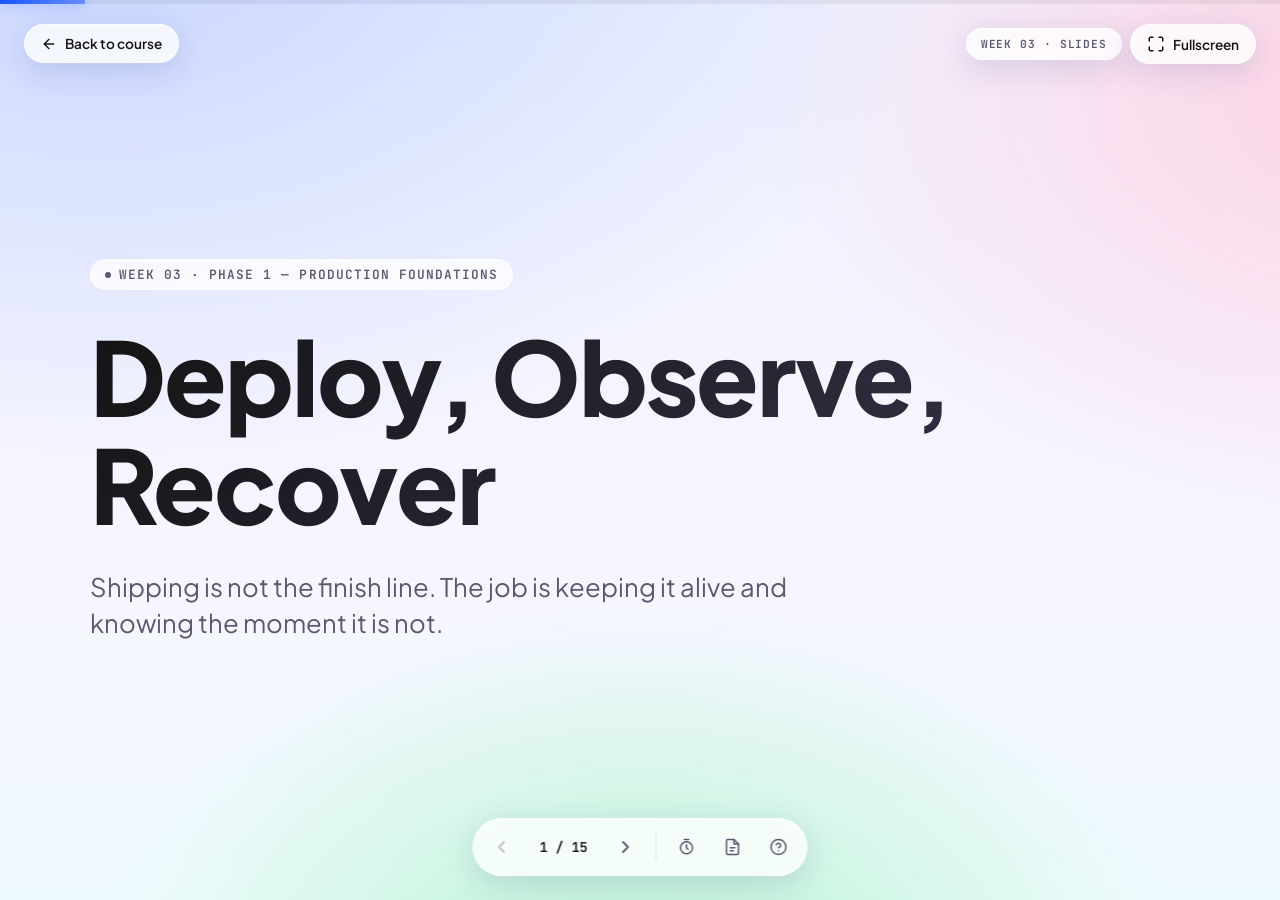
<file: slides/week-03.html>
<!DOCTYPE html>
<html lang="en">
<head>
  <meta charset="UTF-8" />
  <meta name="viewport" content="width=device-width, initial-scale=1.0" />
  <title>Week 3 · Deploy, Observe, Recover — AI FDE Class</title>
  <link rel="preconnect" href="https://fonts.googleapis.com" />
  <link rel="preconnect" href="https://fonts.gstatic.com" crossorigin />
  <link href="https://fonts.googleapis.com/css2?family=Plus+Jakarta+Sans:wght@200;300;400;500;600;700;800&family=JetBrains+Mono:wght@400;500;600;700&display=swap" rel="stylesheet" />
  <script src="../version.js"></script>
  <script>document.write('<link rel="stylesheet" href="slides.css?v=' + ASSET_V + '">');</script>
  <!-- SOCIAL:BEGIN (generated by scripts/inject_meta.py) -->
  <link rel="icon" href="data:image/svg+xml,%3Csvg%20xmlns='http://www.w3.org/2000/svg'%20viewBox='0%200%20100%20100'%3E%3Crect%20width='100'%20height='100'%20rx='22'%20fill='%231856FF'/%3E%3Ctext%20x='50'%20y='70'%20font-family='monospace'%20font-size='58'%20font-weight='700'%20fill='white'%20text-anchor='middle'%3E3%3C/text%3E%3C/svg%3E" />
  <meta name="description" content="Shipping code and keeping it alive in production." />
  <meta property="og:type" content="article" />
  <meta property="og:site_name" content="AI FDE Training" />
  <meta property="og:title" content="Week 3 · Deploy, Observe, Recover" />
  <meta property="og:description" content="Shipping code and keeping it alive in production." />
  <meta property="og:url" content="https://akmalakhpah.github.io/training-ai-fde/slides/week-03.html" />
  <meta property="og:image" content="https://akmalakhpah.github.io/training-ai-fde/og/week-03.png" />
  <meta property="og:image:type" content="image/png" />
  <meta property="og:image:width" content="1200" />
  <meta property="og:image:height" content="630" />
  <meta property="og:image:alt" content="Week 3 · Deploy, Observe, Recover" />
  <meta name="twitter:card" content="summary_large_image" />
  <meta name="twitter:title" content="Week 3 · Deploy, Observe, Recover" />
  <meta name="twitter:description" content="Shipping code and keeping it alive in production." />
  <meta name="twitter:image" content="https://akmalakhpah.github.io/training-ai-fde/og/week-03.png" />
  <!-- SOCIAL:END -->
</head>
<body data-week-num="3" data-deck-title="Week 03 · Slides">
  <div class="deck">

    <section class="slide title" data-notes="Welcome to the heaviest week of Phase 1. Here are the stakes up front: shipping is not the finish line — keeping a service alive and knowing the instant it breaks is the real job. Today we deploy a real app live — AI Anki, the repo you fixed in Week 1 — to AWS, then break it and recover it together. You'll self-learn the other platform, Cloudflare, on your own time so you understand the tradeoff between heavy managed compute and the edge. Have you deployed something beyond a local machine before? Wherever you're starting from, the first few blocks build the scaffolding you need.">
      <div class="slide-content">
        <span class="eyebrow"><span class="eyebrow-dot"></span> Week 03 · Phase 1 — Production Foundations</span>
        <h1>Deploy, Observe, Recover</h1>
        <p class="subtitle">Shipping is not the finish line. The job is keeping it alive and knowing the moment it is not.</p>
      </div>
    </section>

    <section class="slide quote" data-notes="Let this land. The demo ran on your laptop, under your control, with your data, at your pace. Production is none of those things. Strangers hit it at odd hours, infrastructure shifts beneath it, and no one is watching when it goes wrong. That gap between a working demo and a reliable service is the entire point of this week. Ask yourself: what is different about a system you are not watching?">
      <div class="slide-content">
        <span class="eyebrow hook-eyebrow"><span class="eyebrow-dot"></span> The gap</span>
        <p class="pull-quote">The demo runs on your laptop. Production runs where you are not watching.</p>
        <p class="pull-quote-cite">— the moment every new engineer finds out</p>
      </div>
    </section>

    <section class="slide" data-notes="Note the verbs: take, expose, know, diagnose. These are things you'll actually do this week, not topics you'll read about. At the end of the week, come back to this slide and ask yourself: which of these do you feel uncertain about? That shows you where to spend your self-learn hours before you start the project.">
      <div class="slide-content">
        <span class="eyebrow">Learning objectives</span>
        <h2>By Friday you can</h2>
        <ul class="big-list">
          <li>Take a service from local to live on AWS or Cloudflare.</li>
          <li>Expose a working API endpoint and keep config and secrets out of the code.</li>
          <li>Know when a service is broken and why, using only logs and metrics.</li>
          <li>Diagnose and recover from a failure you caused on purpose.</li>
        </ul>
      </div>
    </section>

    <section class="slide" data-notes="Here's the shape of the session. The live incident in block 7 is the centrepiece and everything before it is setup for that moment. One thing to know now: during the incident you won't read the source code, only the logs. That constraint is intentional and mirrors real on-call conditions, where you often don't have easy access to the codebase — only the telemetry.">
      <div class="slide-content">
        <span class="eyebrow">Today</span>
        <h2>Agenda</h2>
        <ol class="numbered-list">
          <li>What 'live' actually means — anatomy of a running service (8 min)</li>
          <li>Containers and environments (10 min)</li>
          <li>Configuration and secrets (10 min)</li>
          <li>Two platforms — deploy AI Anki to AWS live; Cloudflare is yours to self-learn (14 min)</li>
          <li>Observability — logs, metrics, and the difference (12 min)</li>
          <li>The live incident — class diagnoses a broken service (14 min)</li>
          <li>API design in one slide (5 min)</li>
          <li>Project brief and wrap (4 min)</li>
        </ol>
      </div>
    </section>

    <section class="slide" data-notes="This is the conceptual foundation everything else rests on, so get every term clear before moving on. A build artifact is the thing that actually runs — not the source code but the compiled or packaged output of it. An environment is a set of infrastructure and configuration that together make the service behave a certain way. Ask yourself: where does each of these live on your laptop right now? Then ask: where would each live if a thousand strangers were calling this service at 3am while you're asleep?">
      <div class="slide-content">
        <span class="eyebrow">Block 1 — What 'live' means</span>
        <h2>The anatomy of a running service</h2>
        <ul class="big-list">
          <li>Build artifact — the thing that actually runs, not the source code.</li>
          <li>Environment — infrastructure, configuration, and network wired together.</li>
          <li>Configuration — behaviour that legitimately changes between environments.</li>
          <li>Secrets — credentials and keys that must never enter source control.</li>
          <li>Public endpoint — the address the outside world calls.</li>
        </ul>
      </div>
    </section>

    <section class="slide" data-notes="The core promise of a container is reproducibility: the same image produces the same behaviour on a laptop, in CI, and in production. Without containers, 'it works on my machine' is a real and expensive problem that costs teams days. AI Anki ships as a container image — we'll glance at its deploy/Dockerfile, which packages the FastAPI app plus the AWS Lambda Web Adapter so the unmodified app runs on Lambda with no code changes. Dev, staging, and prod are not copies of each other — they exist to catch problems before they reach users. A bug found in staging is a near-miss; the same bug in production is an incident with real users affected. Keep this framing: environments are a safety net, not bureaucracy.">
      <div class="slide-content">
        <span class="eyebrow">Block 2 — Containers and environments</span>
        <h2>The same thing, everywhere</h2>
        <div class="cols">
          <div class="col">
            <h3>Why containers</h3>
            <ul>
              <li>Package code, runtime, and dependencies together.</li>
              <li>Runs identically on every machine and platform.</li>
              <li>Solves 'works on my machine' permanently.</li>
              <li>AI Anki's image is the build artifact we push to AWS.</li>
            </ul>
          </div>
          <div class="col">
            <h3>Why separate environments</h3>
            <ul>
              <li>Dev — break things freely, no users affected.</li>
              <li>Staging — mirror of prod for final checks before release.</li>
              <li>Prod — real users; treat every change carefully.</li>
              <li>A bug caught in staging is a near-miss, not an incident.</li>
            </ul>
          </div>
        </div>
      </div>
    </section>

    <section class="slide" data-notes="This slide carries a rule with no exceptions: nothing secret belongs in source code, ever. A secret committed to git, even for one minute, must be treated as already leaked because git history is permanent and repositories are mirrored in ways you cannot control. Environment variables are the standard mechanism for runtime configuration. Secret stores such as AWS Secrets Manager or Cloudflare Secrets add rotation and access control on top. You'll see the live move: take one hardcoded value, put it in an env var, redeploy, confirm the service still works. That short cycle makes the abstract concrete.">
      <div class="slide-content">
        <span class="eyebrow">Block 3 — Configuration and secrets</span>
        <h2>The rule with no exceptions</h2>
        <ul class="big-list">
          <li>Nothing secret in the code. Nothing environment-specific hardcoded.</li>
          <li>Use environment variables for values that change between environments.</li>
          <li>Use a secret store (AWS Secrets Manager, Cloudflare Secrets) for credentials and keys.</li>
          <li>A secret in git history is a secret forever — treat it as already leaked the moment it is pushed.</li>
          <li>Live with AI Anki: its ANTHROPIC_API_KEY is injected as a Lambda env var, never in the image (.dockerignore keeps .env out of the build).</li>
        </ul>
      </div>
    </section>

    <section class="slide two-col" data-notes="The choice of platform IS the engineering decision — match it to the workload. AI Anki is a Python FastAPI server with a SQLite file: stateful, long-running compute. That's why the live deploy goes to AWS and not to the edge — a Cloudflare Worker has no Python server and no local filesystem. We deploy AI Anki to Lambda as a container image behind a public Function URL, using the Lambda Web Adapter so the unmodified app runs as-is, all inside the AWS free tier. Cloudflare is the opposite end of the spectrum — code running at the edge in 330+ cities with no cold starts (it uses V8 isolates rather than containers, so there's no process or container to spin up), perfect for light, stateless, latency-sensitive work. You'll deploy a Worker yourself in the self-learn track. For the project you pick whichever fits your service and justify the choice in one line.">
      <div class="slide-content">
        <span class="eyebrow">Block 4 — Two platforms, pick the right one</span>
        <h2>The platform is the decision</h2>
        <div class="cols">
          <div class="col">
            <h3 class="success">AWS · demonstrated live</h3>
            <ul>
              <li>Managed compute: Lambda (container image) + a public Function URL.</li>
              <li>Full AWS ecosystem — IAM, CloudWatch, Secrets Manager.</li>
              <li>Fits stateful, heavy, or long-running work — like AI Anki.</li>
              <li>Lambda Web Adapter runs the unmodified FastAPI app, free tier.</li>
              <li class="success">This is where AI Anki goes live today.</li>
            </ul>
          </div>
          <div class="col">
            <h3>Cloudflare · you'll self-learn</h3>
            <ul>
              <li>Runs at the edge — 330+ cities, no cold starts (V8 isolates, not containers).</li>
              <li>Deploy with the Wrangler CLI in a few minutes.</li>
              <li>Secrets via wrangler secret put, no console required.</li>
              <li>Best for lightweight, latency-sensitive, stateless APIs.</li>
              <li>No Python server, no local filesystem — wrong fit for AI Anki.</li>
            </ul>
          </div>
        </div>
      </div>
    </section>

    <section class="slide" data-notes="Logs and metrics are complementary, not substitutes for each other. A log entry tells you exactly what happened at a specific moment — request received, error thrown, value returned. A metric tells you the shape of behaviour over time — how often errors occur, how long requests take, how many are in flight. The critical safety rule: never log secrets, tokens, passwords, or personal data; in regulated industries this is a compliance issue and everywhere else it is sound practice. We'll open AI Anki's CloudWatch logs and read a real request, then look at the Lambda Monitor tab — invocations, errors, duration — for the metrics view, so you know what a healthy request looks like before anything is broken.">
      <div class="slide-content">
        <span class="eyebrow">Block 5 — Observability</span>
        <h2>Logs vs metrics — know the difference</h2>
        <div class="cols">
          <div class="col">
            <h3>Logs</h3>
            <ul>
              <li>Timestamped record of what happened, in sequence.</li>
              <li>Tell you the exact moment and chain of events.</li>
              <li>Best for: diagnosing a specific failure or request.</li>
              <li class="danger">Never log secrets, tokens, or personal data.</li>
            </ul>
          </div>
          <div class="col">
            <h3>Metrics</h3>
            <ul>
              <li>Aggregated measurements over time: counts, rates, latencies.</li>
              <li>Tell you how often and how bad a problem is.</li>
              <li>Best for: spotting trends and triggering alerts.</li>
              <li class="success">A metric can catch the problem before a user reports it.</li>
            </ul>
          </div>
        </div>
      </div>
    </section>

    <section class="slide demo" data-notes="This is the centrepiece and the most valuable part of the week. AI Anki breaks live — we remove its ANTHROPIC_API_KEY env var, as if a secret got lost in a redeploy — and you're not told what changed. Then we call its Claude-powered /generate endpoint and it fails. You get only the CloudWatch logs and the HTTP status. Work through it: what does the response say, what does the log line at that timestamp say, what changed, what's your hypothesis? AI Anki turns the missing key into a clean 503 with an AINotConfigured signal that points straight at configuration, not code. Walk the full recovery cycle: hypothesis, evidence check, re-add the env var, redeploy, confirm a 200. The key lesson: stay calm and read. The logs almost always told you already.">
      <div class="slide-content">
        <span class="eyebrow demo-eyebrow"><span class="eyebrow-dot"></span> Live · ~14 min</span>
        <h2>The live incident</h2>
        <div class="demo-card">
          <ul class="big-list">
            <li>AI Anki is broken on purpose — its ANTHROPIC_API_KEY env var is removed on a redeploy.</li>
            <li>Call /generate, watch it fail. You diagnose from CloudWatch logs and the status code only — source is off limits.</li>
            <li>Work the recovery cycle: form a hypothesis, check the logs, re-add the secret, redeploy, confirm.</li>
            <li>Key lesson: stay calm and read. The logs almost always told you already.</li>
          </ul>
        </div>
      </div>
    </section>

    <section class="slide" data-notes="A brief but important block. A clean API endpoint is the contract between your service and everything that calls it. Inputs must be validated before they reach your business logic — never trust what comes in from the network. Outputs must have a consistent shape so callers can rely on the structure across deployments. Status codes must be accurate: a 200 response that contains an error message is worse than a 500 because it silently breaks caller logic. This is exactly what your project endpoint should look like and what will be assessed.">
      <div class="slide-content">
        <span class="eyebrow">Block 6 — API design</span>
        <h2>What a clean endpoint looks like</h2>
        <ul class="big-list">
          <li>Clear inputs — validate before your logic runs, never trust the network.</li>
          <li>Clear outputs — a consistent shape every caller can rely on.</li>
          <li>Sensible status codes — 200 means success, not 'we tried our best'.</li>
          <li>Explicit errors — tell the caller what went wrong and why, without leaking internals.</li>
          <li>This is the shape your project service will expose and what the assessment checks.</li>
        </ul>
      </div>
    </section>

    <section class="slide" data-notes="Here's how to spend your 6 to 8 hours of self-learn. You watched AWS today; now you do the hands-on yourself on Cloudflare, the edge platform, so you've touched both. Topic A is the core work and must be done first — deploying a Worker and confirming a public URL is the foundation everything else builds on. Topic B adds the endpoint the project requires. Topic C is the log-reading practice that mirrors the live incident, now done alone with wrangler tail under a failure you choose. Topic D locks in the config and secrets habit the project will assess. The AI prompts listed in the week detail are designed to paste verbatim and get production-grade answers — actually use them rather than just reading docs.">
      <div class="slide-content">
        <span class="eyebrow">Self-learn (6–8 hours) · on Cloudflare</span>
        <h2>How to use your week</h2>
        <ol class="numbered-list">
          <li>Topic A (2 hrs) — Deploy a hello-world Worker to Cloudflare and confirm the public URL from a browser.</li>
          <li>Topic B (1–1.5 hrs) — Add one clean endpoint: structured input, structured output, correct status codes.</li>
          <li>Topic C (1.5 hrs) — Trigger an error on purpose and find the root cause with wrangler tail and the dashboard.</li>
          <li>Topic D (1 hr) — Move every hardcoded value to a Worker secret; confirm the service still runs cleanly.</li>
        </ol>
      </div>
    </section>

    <section class="slide" data-notes="Go through the checklist item by item. Every requirement maps directly to a learning objective. The most important requirement is item 5: diagnosing and fixing using only logs and metrics, not by re-reading the source first. That constraint is what makes this a real exercise rather than a trivial debugging session. The incident report is the written artefact that proves you can communicate a failure clearly — it carries 25% of the assessment weighting and matters as much as the fix itself. The strongest submission is the recommended AI Anki path: deploy your Week 1 fork to AWS using the repo's DEPLOY.md and deploy/aws-deploy.sh, which reproduce exactly what you saw in class — the same break and recovery, on your own service. One stretch goal worth doing: a health-check endpoint is the simplest form of automated observability and a genuinely useful addition.">
      <div class="slide-content">
        <span class="eyebrow">Weekly project</span>
        <h2>Deploy, break, recover, document</h2>
        <div class="demo-card">
          <ul class="big-list">
            <li>Deploy a small service to AWS or Cloudflare with a public URL — state why that platform fits.</li>
            <li>Expose at least one API endpoint with clean inputs, outputs, and status codes.</li>
            <li>Keep config and secrets out of the code — use env vars or a secret store.</li>
            <li>Break it intentionally: bad config, missing variable, or a thrown error.</li>
            <li>Diagnose and fix using only logs and metrics — no re-reading source code first.</li>
            <li>Write the incident report: timeline, symptom, diagnosis from logs, fix, confirmation.</li>
          </ul>
        </div>
      </div>
    </section>

    <section class="slide" data-notes="These pitfalls will happen this week if you don't watch for them now. Hardcoding a secret 'just for now' is the most common and most serious mistake — one git push makes it permanent. Moving on before confirming the deployed service is healthy means you may spend hours debugging a deploy problem you think is a code problem. Skimming logs is how the root cause stays hidden — slow down and read every line around the failure timestamp. Attempting both paths wastes time you'd be better off spending going deep on one. And guessing at the fix without a hypothesis from the logs first is the opposite of the methodical approach the assessment rewards.">
      <div class="slide-content">
        <span class="eyebrow">Watch out</span>
        <h2>Common pitfalls this week</h2>
        <ul class="big-list">
          <li>Hardcoding a secret 'just for now' — one push makes it permanent in git history.</li>
          <li>Moving on before confirming the deployed service is actually healthy and reachable.</li>
          <li>Skimming logs — slow down and read every line around the failure timestamp.</li>
          <li>For the project, trying to master both platforms — pick the one that fits your service and go deep.</li>
          <li>Guessing at the fix without first forming a hypothesis from the evidence in the logs.</li>
        </ul>
      </div>
    </section>

    <section class="slide recap" data-notes="Three lines to remember, then a look at week 4. The shift from 'my code works' to 'my service is healthy' is the mindset change this week instils. Logs are not optional — they are the only reliable window into what a running service is actually doing when no one is watching. Config discipline, no secrets in code ever, is what makes a service safe to deploy across multiple environments without fear. And week 4: you now have a live service, and next week you'll put an LLM on top of it and discover what 'unreliable model' really means at the application layer.">
      <div class="slide-content">
        <span class="eyebrow recap-eyebrow"><span class="eyebrow-dot"></span> Recap</span>
        <h2>If you remember three things</h2>
        <div class="recap-card">
          <ul class="big-list">
            <li>Shipping is the beginning, not the end — a live service needs watching.</li>
            <li>Logs are your only reliable window into what a running service is actually doing.</li>
            <li>Config discipline — no secrets in code, ever — is what makes deploys safe.</li>
          </ul>
          <div class="next-up">
            <div>
              <div class="label">Next week</div>
              <div class="title">Week 04 · LLM Application Patterns — building reliable systems on top of unreliable models.</div>
            </div>
          </div>
        </div>
      </div>
    </section>

  </div>
  <script>
    // Asset version comes from ../version.js (window.ASSET_V), loaded in <head>.
    ['../config.js','slides.js'].forEach(function (s) {
      document.write('<script src="' + s + '?v=' + ASSET_V + '"><\/script>');
    });
  </script>
</body>
</html>
</file>
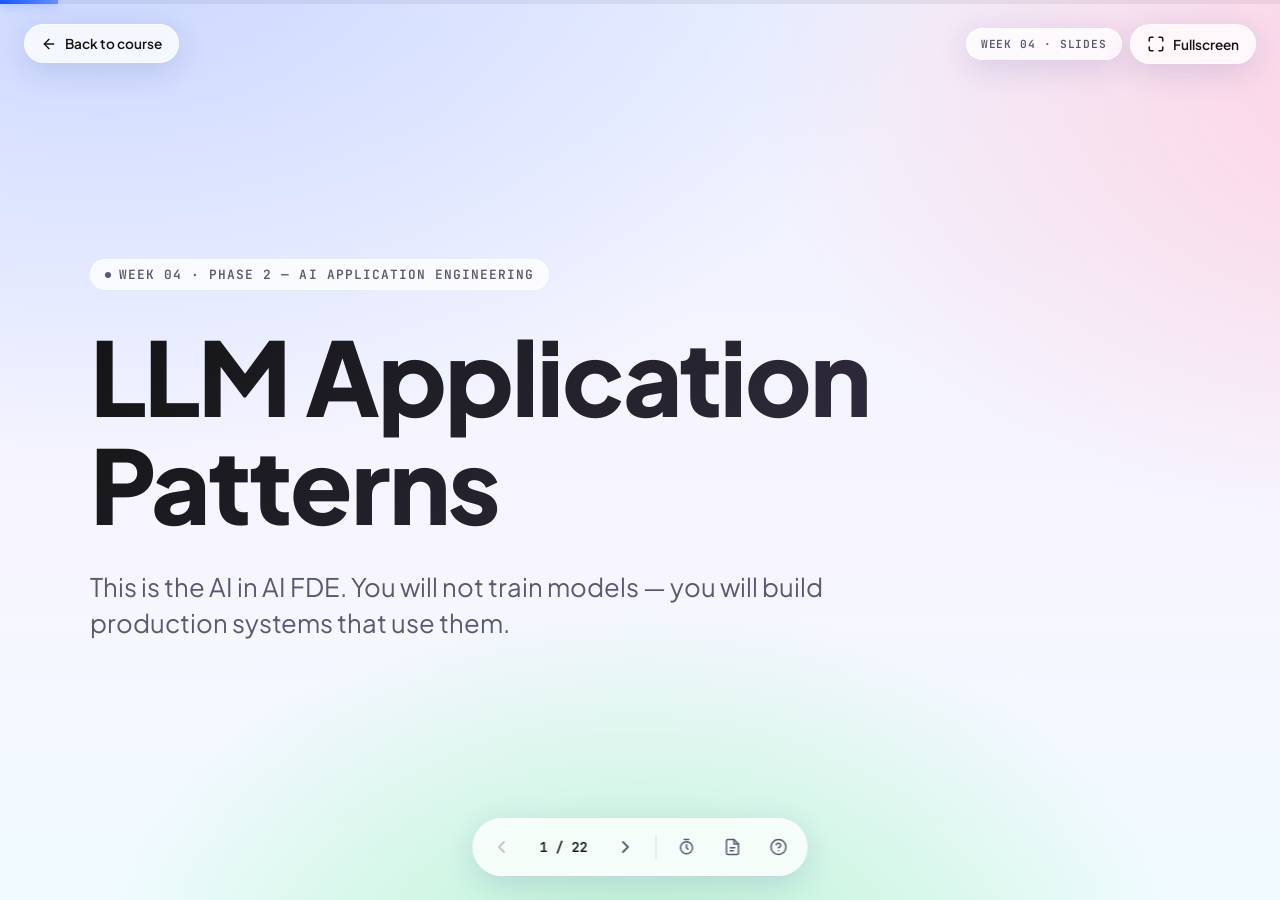
<file: slides/week-04.html>
<!DOCTYPE html>
<html lang="en">
<head>
  <meta charset="UTF-8" />
  <meta name="viewport" content="width=device-width, initial-scale=1.0" />
  <title>Week 4 · LLM Application Patterns — AI FDE Class</title>
  <link rel="preconnect" href="https://fonts.googleapis.com" />
  <link rel="preconnect" href="https://fonts.gstatic.com" crossorigin />
  <link href="https://fonts.googleapis.com/css2?family=Plus+Jakarta+Sans:wght@200;300;400;500;600;700;800&family=JetBrains+Mono:wght@400;500;600;700&display=swap" rel="stylesheet" />
  <script src="../version.js"></script>
  <script>document.write('<link rel="stylesheet" href="slides.css?v=' + ASSET_V + '">');</script>
  <!-- SOCIAL:BEGIN (generated by scripts/inject_meta.py) -->
  <link rel="icon" href="data:image/svg+xml,%3Csvg%20xmlns='http://www.w3.org/2000/svg'%20viewBox='0%200%20100%20100'%3E%3Crect%20width='100'%20height='100'%20rx='22'%20fill='%2307CA6B'/%3E%3Ctext%20x='50'%20y='70'%20font-family='monospace'%20font-size='58'%20font-weight='700'%20fill='white'%20text-anchor='middle'%3E4%3C/text%3E%3C/svg%3E" />
  <meta name="description" content="Building reliable systems on top of unreliable models." />
  <meta property="og:type" content="article" />
  <meta property="og:site_name" content="AI FDE Training" />
  <meta property="og:title" content="Week 4 · LLM Application Patterns" />
  <meta property="og:description" content="Building reliable systems on top of unreliable models." />
  <meta property="og:url" content="https://akmalakhpah.github.io/training-ai-fde/slides/week-04.html" />
  <meta property="og:image" content="https://akmalakhpah.github.io/training-ai-fde/og/week-04.png" />
  <meta property="og:image:type" content="image/png" />
  <meta property="og:image:width" content="1200" />
  <meta property="og:image:height" content="630" />
  <meta property="og:image:alt" content="Week 4 · LLM Application Patterns" />
  <meta name="twitter:card" content="summary_large_image" />
  <meta name="twitter:title" content="Week 4 · LLM Application Patterns" />
  <meta name="twitter:description" content="Building reliable systems on top of unreliable models." />
  <meta name="twitter:image" content="https://akmalakhpah.github.io/training-ai-fde/og/week-04.png" />
  <!-- SOCIAL:END -->
</head>
<body data-week-num="4" data-deck-title="Week 04 · Slides">
  <div class="deck">

    <section class="slide title" data-notes="Welcome to Phase 2: AI Application Engineering. This is where the course pivots from production foundations to the thing Pandai actually hired for — building systems that use AI in production. Phase 2 is not about understanding how models work internally; it's about engineering reliable systems on top of them. Have you made an API call to a model before today? Either way, here's the frame: by Friday you'll have shipped a small but real LLM feature with reliable structured output, error handling, and cost reporting.">
      <div class="slide-content">
        <span class="eyebrow"><span class="eyebrow-dot"></span> Week 04 · Phase 2 — AI Application Engineering</span>
        <h1>LLM Application Patterns</h1>
        <p class="subtitle">This is the AI in AI FDE. You will not train models — you will build production systems that use them.</p>
      </div>
    </section>

    <section class="slide quote" data-notes="Let this land. You'll probably arrive thinking the exciting engineering challenge is the model itself — it isn't. The model is a black-box API call; what matters is the input you feed it, what you do with the output, and how your system behaves when the output is wrong. Every slide after this one is evidence for that claim. Ask yourself where you think the hard work is. You'll underestimate parsing, validation, error handling, and cost — those are exactly the topics this week fixes.">
      <div class="slide-content">
        <span class="eyebrow hook-eyebrow"><span class="eyebrow-dot"></span> The real job</span>
        <p class="pull-quote">The model is the easy part. The system around it is the job.</p>
        <p class="pull-quote-cite">— the lesson this week earns the hard way</p>
      </div>
    </section>

    <section class="slide" data-notes="Here are all four objectives — they map directly to what the project rubric scores. 'Explain how LLM apps work in production' means you can trace the full loop: assemble, call, parse, validate, act, handle failure. 'Prompting as engineering' means you treat prompts like code with inputs, outputs, edge cases, and versions. 'Reliable structured output' means schema-constrained JSON, not hoping the model returns the right shape. 'Reason about cost and non-determinism' means you can calculate dollars per call and code defensively against variation.">
      <div class="slide-content">
        <span class="eyebrow">Learning objectives</span>
        <h2>By Friday you can</h2>
        <ul class="big-list">
          <li>Explain how LLM applications work in production — input to output to action to failure handling.</li>
          <li>Treat prompting as engineering: versions, test inputs, and measurable improvement across iterations.</li>
          <li>Get reliable structured JSON output from the Claude API using a schema, not a wish.</li>
          <li>Reason about cost, latency, and non-determinism as first-class design constraints at Pandai scale.</li>
        </ul>
      </div>
    </section>

    <section class="slide" data-notes="Here's the roadmap so you can track where you are. Blocks 1 through 6 teach the concepts; the demo block is hands-on — have a terminal open for it. The demo is the centrepiece: you'll see every concept assembled into one working feature. The project brief comes at the end so you leave with concrete work to start.">
      <div class="slide-content">
        <span class="eyebrow">Today</span>
        <h2>Agenda</h2>
        <ol class="numbered-list">
          <li>The shape of an LLM app in production — the full loop</li>
          <li>Prompting as engineering — anatomy and iteration</li>
          <li>Structured output — constraining the model to a schema</li>
          <li>Error handling and non-determinism</li>
          <li>Streaming — when and why it changes the experience</li>
          <li>Token economics and cost at Pandai scale — with a live calculator</li>
          <li>Live build — classification feature end to end on the Claude API</li>
          <li>Plan in markdown, build with AI tools (Claude Code, Claude Cowork)</li>
          <li>Project brief — harden your Week 1 AI Anki feature — and the reliability check</li>
        </ol>
      </div>
    </section>

    <section class="slide" data-notes="Picture this loop and walk through each step. Input comes from a user or a system. Prompt assembly is where your engineering lives — context, format instructions, examples. The model call is just HTTP. Parsing is where things first break: you asked for JSON and got markdown with JSON inside it. Validation is your safety net. Action is what the feature actually does with the structured result. Failure handling is the step you'll be tempted to skip entirely. Remember: every production LLM feature is this loop, nothing more, and the model is only one of seven steps.">
      <div class="slide-content">
        <span class="eyebrow">The production loop</span>
        <h2>How an LLM app actually works</h2>
        <ol class="numbered-list">
          <li><strong>Input</strong> — user data, context, retrieved documents arrive from upstream.</li>
          <li><strong>Prompt assembly</strong> — your code builds the full prompt from parts: role, task, context, examples.</li>
          <li><strong>Model call</strong> — one HTTP request to the API; the model is a black box at this point.</li>
          <li><strong>Parse</strong> — extract the structure the model was supposed to return.</li>
          <li><strong>Validate</strong> — confirm the output actually matches the schema and types you defined.</li>
          <li><strong>Act</strong> — write to a database, call another service, return to the user.</li>
          <li><strong>Handle failure</strong> — retry, fallback, log, alert; design this before it happens.</li>
        </ol>
      </div>
    </section>

    <section class="slide two-col" data-notes="This is the 'model is the easy part' point made concrete. The left column is what you expect to spend your time on. The right column is where production bugs actually live. Prompt assembly bugs are the most common: missing context, ambiguous instructions, or a format instruction that the model interprets differently on unusual input. Output parsing is brittle: free-text responses look like JSON until an edge case adds a preamble sentence. Validation gets skipped in most first implementations. Failure handling is almost always an afterthought. Ask yourself: which column did you expect to spend most of your time in this week?">
      <div class="slide-content">
        <span class="eyebrow">Mental model</span>
        <h2>Where things go wrong</h2>
        <div class="cols">
          <div class="col">
            <h3>What you expected to be hard</h3>
            <ul>
              <li>Choosing the right model</li>
              <li>Writing the initial prompt</li>
              <li>Getting an API key and making the first call</li>
              <li>Reading the raw response</li>
            </ul>
          </div>
          <div class="col">
            <h3 class="danger">Where bugs actually live</h3>
            <ul>
              <li>Prompt assembly with real, messy input</li>
              <li>Output parsing on edge cases — text that lies about being JSON</li>
              <li>Missing validation — wrong types, missing fields, null values</li>
              <li>No fallback when the model returns something unusable</li>
              <li>Ignoring cost until the bill arrives</li>
            </ul>
          </div>
        </div>
      </div>
    </section>

    <section class="slide" data-notes="A prompt is code — take that seriously. A prompt has inputs (the things you interpolate in), expected outputs (the schema you defined), edge cases (short input, foreign-language input, adversarial input), and versions (v1 had no examples, v2 added two, v3 tightened the format instruction). If you treat a prompt as a magic string you type once and never revisit, you'll ship a brittle feature. The six-part anatomy gives you a shared vocabulary for the rest of the week. Take each part with a one-sentence example so you can apply it immediately in the live demo.">
      <div class="slide-content">
        <span class="eyebrow">Prompting as engineering</span>
        <h2>A prompt is code — treat it like code</h2>
        <div class="cols">
          <div class="col">
            <h3>Anatomy of a good prompt</h3>
            <ul>
              <li><strong>Role</strong> — who the model is in this context</li>
              <li><strong>Task</strong> — the specific thing it must do</li>
              <li><strong>Context</strong> — what it needs to know to do it well</li>
              <li><strong>Format instruction</strong> — the exact shape of the output</li>
              <li><strong>Examples</strong> — one or two make the task concrete</li>
              <li><strong>Constraints</strong> — what to do on bad or ambiguous input</li>
            </ul>
          </div>
          <div class="col">
            <h3>It also has all the properties of code</h3>
            <ul>
              <li>Inputs — variables you interpolate at runtime</li>
              <li>Expected outputs — the schema you defined</li>
              <li>Edge cases — test inputs designed to break it</li>
              <li>Versions — v1, v2, with a changelog of what changed and why</li>
              <li>Tests — a set of inputs you run every time you change it</li>
            </ul>
          </div>
        </div>
      </div>
    </section>

    <section class="slide" data-notes="Here is prompt iteration made concrete — the same Anki tagging task across three versions. Version 1 is what everyone writes first: a one-line ask. On an easy question it works; on 'Solve for x: 2x + 5 = 13' it might answer 'Mathematics' as a sentence, or 'algebra (medium difficulty)', or wrap it in a paragraph — unusable for code. Version 2 adds the three things that matter most: a role, an explicit output format, and the exact allowed values. The output stabilises but is still free text you have to parse. Version 3 adds one example and pins the allowed values down — now the model has a concrete pattern to follow. This is the engineering loop: you do not write a prompt once, you write it, run it against your awkward inputs, see where it wobbles, and add the specific constraint that fixes that wobble. Each line you add should earn its place by fixing a real failure you saw. Notice we have not touched structured outputs yet — that is the next slide, and it is what finally makes the format a guarantee instead of a strong request.">
      <div class="slide-content">
        <span class="eyebrow">Prompting as engineering · a real example</span>
        <h2>One Anki task, three prompt versions</h2>
        <div class="cols">
          <div class="col">
            <h3 class="danger">v1 — a wish</h3>
            <div class="code-block">Tag this question:
"{question}"</div>
            <p style="font-size: clamp(0.8rem, 1.2vw, 1rem); color: var(--color-text-muted); margin: 0.6rem 0 0;">Returns a sentence, sometimes the wrong shape. Breaks your parser on edge cases.</p>
          </div>
          <div class="col">
            <h3>v2 — role + format</h3>
            <div class="code-block">You are a question tagger.
Classify the question below.
Reply as JSON:
{"topic": ..., "difficulty": ...}
topic in: Math, Science,
English, History.
difficulty in: easy, medium, hard.

"{question}"</div>
          </div>
          <div class="col">
            <h3 class="success">v3 — + example</h3>
            <div class="code-block">...same as v2, plus:

Example:
Q: "What is 7 x 8?"
{"topic":"Math",
 "difficulty":"easy"}

Now tag: "{question}"</div>
          </div>
        </div>
      </div>
    </section>

    <section class="slide" data-notes="The problem is simple and painful: 'please return JSON' is a polite request, not a contract. The model might return JSON with a preamble sentence ('Here is the JSON you requested:'), JSON wrapped in a markdown code fence, JSON with trailing commas that fail to parse, or valid-looking JSON where a field has the wrong type. The solution is structured outputs: you pass a JSON schema to the API and the model is constrained at the decoding level — it literally cannot produce a token sequence that does not conform. The point to hold onto: never parse free text when you can constrain the shape. This is the single biggest reliability improvement you can make to an LLM feature.">
      <div class="slide-content">
        <span class="eyebrow">Structured output</span>
        <h2>Never trust a model to format itself</h2>
        <ul class="big-list">
          <li>Asking nicely for JSON is not a contract — it is a wish.</li>
          <li>The model adds preamble sentences, wraps output in markdown, or puts the wrong type in a field.</li>
          <li><strong>Structured outputs</strong> pass a JSON schema to the API — the model is constrained at decoding time, not by instruction.</li>
          <li>It literally cannot produce a token sequence that violates the schema you passed.</li>
          <li>This is the single biggest reliability improvement in one line of code.</li>
          <li>Never parse free text when you can constrain the shape.</li>
        </ul>
      </div>
    </section>

    <section class="slide demo" data-notes="This is the whole structured-output idea in real code, on the Claude API. On the left is the schema — a contract with two fields, both enums, and additionalProperties false so the model cannot invent extra keys. On the right is the actual call: you pass that schema through output_config.format, and the first text block of the response is guaranteed to be valid JSON matching the schema. There is no parsing-and-praying, no regex, no markdown-fence stripping. Walk through it line by line in class: messages.create with model claude-haiku-4-5 — Haiku because tagging is a classification task and Haiku is plenty; max_tokens small because the output is tiny; output_config carries the schema. Then json.loads on response.content[0].text is safe because the shape is guaranteed. Point out usage.input_tokens and usage.output_tokens on the response object — that is exactly what the cost counter reads. The takeaway: the difference between v3 of the prompt and this is the difference between 'very likely valid' and 'guaranteed valid', and that guarantee is one parameter.">
      <div class="slide-content">
        <span class="eyebrow demo-eyebrow"><span class="eyebrow-dot"></span> Structured output · real code</span>
        <h2>A schema the model cannot break — on the Claude API</h2>
        <div class="cols">
          <div class="col">
            <h3>The schema (the contract)</h3>
            <div class="code-block">SCHEMA = {
  "type": "object",
  "properties": {
    "topic": {"type": "string",
      "enum": ["Math", "Science",
               "English", "History"]},
    "difficulty": {"type": "string",
      "enum": ["easy", "medium", "hard"]}
  },
  "required": ["topic", "difficulty"],
  "additionalProperties": False
}</div>
          </div>
          <div class="col">
            <h3 class="success">The call (guaranteed JSON)</h3>
            <div class="code-block">resp = client.messages.create(
  model="claude-haiku-4-5",
  max_tokens=128,
  messages=[{"role": "user",
             "content": prompt}],
  output_config={"format": {
    "type": "json_schema",
    "schema": SCHEMA}},
)
tag = json.loads(resp.content[0].text)
# tag == {"topic": "Math",
#         "difficulty": "easy"}</div>
          </div>
        </div>
      </div>
    </section>

    <section class="slide" data-notes="Non-determinism is not a bug — it is a property of probabilistic models. But it means the same prompt, on the same input, on different calls, can return different things. See it concretely: call the same classification prompt five times and look at the distribution of outputs. The design lesson is: code for the bad response, not the demo response. Retries should use exponential backoff and should feed the validation error back into the retry prompt so the model can self-correct. Fallbacks must be explicit: if the model returns something unusable after N retries, the feature must have a defined behaviour — log the failure, return a safe default, and alert. Never silently return garbage.">
      <div class="slide-content">
        <span class="eyebrow">Error handling</span>
        <h2>Design for the bad response, not the demo response</h2>
        <ul class="big-list">
          <li><strong>Non-determinism is real</strong> — the same prompt produces a distribution of outputs, not a fixed answer.</li>
          <li><strong>Retries</strong> — exponential backoff on transient API errors; feed the validation error back on schema failures so the model can self-correct.</li>
          <li><strong>Timeouts</strong> — set them; a model call can hang indefinitely without a deadline.</li>
          <li><strong>Fallbacks</strong> — always explicit: if unusable after retries, return a safe default and log the raw response clearly.</li>
          <li><strong>Logging</strong> — always log input tokens, output tokens, and the raw response when something goes wrong; you cannot debug what you did not record.</li>
        </ul>
      </div>
    </section>

    <section class="slide" data-notes="These are the four ways a naive 'give me JSON' prompt actually breaks in production — real responses, not hypotheticals. The preamble: the model helpfully says 'Here is the JSON:' before the JSON, so json.loads fails on the first character. The markdown fence: the model wraps the JSON in triple-backtick json, which again is not parseable until you strip it. The wrong type: difficulty comes back as the number 2 instead of the string 'medium', so your code that does difficulty.upper() crashes downstream, far from the cause. The hallucinated enum: the model returns a topic of 'Algebra' when your four allowed topics are Math, Science, English, History — valid JSON, valid string, wrong value, and now your database has a category that does not exist. Every one of these passes 'looks like JSON' and fails 'is the data I can trust'. Structured outputs kill the first three outright. The fourth — the out-of-enum value — is exactly why your validation step and your reliability check matter: a schema enum rejects 'Algebra', and your code falls back to 'Other' and logs it. This slide is the argument for why the project rubric weights handling awkward input so heavily.">
      <div class="slide-content">
        <span class="eyebrow">Error handling · what the model actually returns</span>
        <h2>Four ways "give me JSON" breaks</h2>
        <div class="cols">
          <div class="col">
            <h3 class="danger">Looks fine, isn't</h3>
            <div class="code-block">Here is the JSON:
{"topic": "Math", ...}     # preamble

```json
{"topic": "Math", ...}     # fenced
```

{"topic":"Math",
 "difficulty": 2}          # number, not
                           # the enum string</div>
          </div>
          <div class="col">
            <h3>The sneaky one</h3>
            <div class="code-block">{"topic": "Algebra",
 "difficulty": "medium"}</div>
            <ul>
              <li>Valid JSON. Valid string. <strong>Wrong value</strong> — "Algebra" is not one of your four topics.</li>
              <li>Structured outputs stop the first three. The schema <span class="success">enum</span> rejects this one.</li>
              <li>Your code falls back to <span class="code-inline">"Other"</span> and logs the raw response. That is your reliability check.</li>
            </ul>
          </div>
        </div>
      </div>
    </section>

    <section class="slide" data-notes="Streaming matters for perceived latency and user experience. A non-streaming call on a long response makes the user wait for the full generation before seeing anything — for a 3-second generation that feels like a frozen screen. Streaming sends tokens as they are generated, so the user sees the response building in real time. For short classification-style calls, streaming adds code complexity with little benefit. For anything that generates paragraphs of text — feedback on a student answer, an explanation, a summary — streaming is the difference between a good and a poor user experience. Implementation is a single flag on the API client; you'll see both modes live.">
      <div class="slide-content">
        <span class="eyebrow">Streaming</span>
        <h2>When streaming changes the experience</h2>
        <div class="cols">
          <div class="col">
            <h3>Without streaming</h3>
            <ul>
              <li>User sees nothing until the full generation completes</li>
              <li>A 3-second response feels like a frozen screen</li>
              <li>Fine for short, structured API calls</li>
              <li>Simpler code path</li>
            </ul>
          </div>
          <div class="col">
            <h3 class="success">With streaming</h3>
            <ul>
              <li>Tokens arrive as they are generated</li>
              <li>User sees progress immediately — perceived latency drops dramatically</li>
              <li>Critical for long-form output: feedback, explanations, summaries</li>
              <li>One flag on the API client; handle partial buffers carefully</li>
            </ul>
          </div>
        </div>
      </div>
    </section>

    <section class="slide" data-notes="Token economics is one of the most neglected skills in early LLM engineering. Every call has a cost: input tokens times the input price plus output tokens times the output price, billed per million tokens. The numbers look tiny — fractions of a cent — until you multiply by Pandai scale. Take a concrete example: tagging one question is about 350 input tokens (the prompt plus the question) and 30 output tokens (the JSON result). On Claude Haiku 4.5 ($1 per million input, $5 per million output) that is 350/1e6*1 + 30/1e6*5 = $0.0005 per call. A million of those is $500. The same call on Claude Opus 4.8 ($5 / $25) is $0.0025 — five times more. Note: output tokens are five times the price of input tokens on every tier, so a chatty model that pads its JSON with explanation costs you twice — once in tokens, once in latency. The rule of thumb: Haiku for classification and tagging, Sonnet for generation and grading that needs more reasoning, Opus only when the task genuinely needs deep reasoning. Every customer asks 'can you run this cheaply at scale?' — you need a number before you deploy. The next slide is a live calculator so you can put in your own numbers.">
      <div class="slide-content">
        <span class="eyebrow">Token economics</span>
        <h2>Cost per call — then multiply to Pandai scale</h2>
        <p class="subtitle" style="margin-bottom: clamp(0.75rem, 1.5vw, 1.25rem);">Example: tag one question — ~350 input tokens + ~30 output tokens, on Claude Haiku 4.5 ($1 / $5 per million in / out).</p>
        <div class="stat-grid">
          <div class="stat">
            <div class="stat-value">~380</div>
            <div class="stat-label">tokens per tag call (≈350 in + 30 out)</div>
          </div>
          <div class="stat">
            <div class="stat-value">$0.0005</div>
            <div class="stat-label">cost per call on Claude Haiku 4.5</div>
          </div>
          <div class="stat">
            <div class="stat-value">$500</div>
            <div class="stat-label">cost for 1 million calls — one day at Pandai scale</div>
          </div>
          <div class="stat">
            <div class="stat-value">5×</div>
            <div class="stat-label">same call on Opus 4.8 costs $0.0025 — pick your tier deliberately</div>
          </div>
        </div>
      </div>
    </section>

    <section class="slide" data-notes="This is a live calculator — use it during class and tell students it is on the slide so they can open it themselves. Pick a scenario button to load realistic token counts for a real Anki feature, or type your own. Switch the model with the three buttons and watch every number move at once: the 'Generate 5 flashcards' scenario at 20,000 calls a day costs about $2,100 a month on Haiku, $6,300 on Sonnet, and $10,500 on Opus — same work, same volume, 5× spread end to end. The comparison strip at the bottom shows all three tiers side by side so the cost of choosing the wrong tier is impossible to miss. Two things to point out: output tokens cost 5× input on every tier, so the output-heavy flashcard scenario is far pricier than the tiny tagging call; and the right model is a business decision with a dollar figure attached. Encourage students to plug in the real token counts from their own Week 4 Anki feature once they have measured them with the cost counter.">
      <div class="slide-content">
        <span class="eyebrow">Token economics · live</span>
        <h2>Token cost calculator — change the model, watch the bill</h2>
        <div class="token-calc" id="token-calc">
          <div class="tc-panel tc-controls">
            <div class="tc-field">
              <label class="tc-label">Scenario (Anki features)</label>
              <div class="tc-presets" id="tc-presets">
                <button type="button" class="tc-preset" data-in="350" data-out="30" data-calls="50000">Tag a question</button>
                <button type="button" class="tc-preset" data-in="500" data-out="600" data-calls="20000">Generate 5 flashcards</button>
                <button type="button" class="tc-preset" data-in="700" data-out="300" data-calls="30000">Grade an answer + feedback</button>
              </div>
            </div>
            <div class="tc-field">
              <label class="tc-label">Model</label>
              <div class="tc-models" id="tc-models">
                <button type="button" class="tc-model active" data-model="haiku">Haiku 4.5<span>$1 / $5</span></button>
                <button type="button" class="tc-model" data-model="sonnet">Sonnet 4.6<span>$3 / $15</span></button>
                <button type="button" class="tc-model" data-model="opus">Opus 4.8<span>$5 / $25</span></button>
              </div>
            </div>
            <div class="tc-inputs">
              <div class="tc-field">
                <label class="tc-label" for="tc-in">Input tokens / call</label>
                <input class="tc-input" id="tc-in" type="number" min="0" step="10" value="350" />
              </div>
              <div class="tc-field">
                <label class="tc-label" for="tc-out">Output tokens / call</label>
                <input class="tc-input" id="tc-out" type="number" min="0" step="10" value="30" />
              </div>
              <div class="tc-field">
                <label class="tc-label" for="tc-calls">Calls / day</label>
                <input class="tc-input" id="tc-calls" type="number" min="0" step="1000" value="50000" />
              </div>
            </div>
          </div>
          <div class="tc-panel tc-results">
            <div class="tc-headline">
              <div class="tc-big" id="tc-percall">$0.0005</div>
              <div class="tc-big-label">per call · <span id="tc-model-name">Claude Haiku 4.5</span></div>
            </div>
            <div class="tc-result-grid">
              <div class="tc-result"><div class="tc-result-value" id="tc-perday">$25</div><div class="tc-result-label">per day</div></div>
              <div class="tc-result"><div class="tc-result-value" id="tc-permonth">$750</div><div class="tc-result-label">per month (×30)</div></div>
              <div class="tc-result"><div class="tc-result-value" id="tc-peryear">$9,131</div><div class="tc-result-label">per year (×365)</div></div>
            </div>
            <div class="tc-compare" id="tc-compare">
              <div class="tc-compare-title">Monthly cost, all tiers, at this volume</div>
              <div class="tc-bar" data-model="haiku"><span class="tc-bar-name">Haiku 4.5</span><span class="tc-bar-fill"></span><span class="tc-bar-value"></span></div>
              <div class="tc-bar" data-model="sonnet"><span class="tc-bar-name">Sonnet 4.6</span><span class="tc-bar-fill"></span><span class="tc-bar-value"></span></div>
              <div class="tc-bar" data-model="opus"><span class="tc-bar-name">Opus 4.8</span><span class="tc-bar-fill"></span><span class="tc-bar-value"></span></div>
            </div>
          </div>
        </div>
      </div>
    </section>

    <section class="slide demo" data-notes="This is the centrepiece — the feature gets built live, with a reason behind every decision. Start with a bare prompt that classifies a question by topic; watch it work on easy input. Feed it a short ambiguous question and watch it wobble or return the wrong category. Add a second version of the prompt with a format instruction and one example — watch the output stabilise. Switch from free-text parsing to structured outputs with a JSON schema: topic as a string enum and difficulty as low/medium/hard. Add a cost counter that prints tokens in, tokens out, and dollars per call after every invocation. Finally wrap the call in try/except with a retry and an explicit fallback. The completed feature is the scaffold you start the project from.">
      <div class="slide-content">
        <span class="eyebrow demo-eyebrow"><span class="eyebrow-dot"></span> Live build · ~20 min</span>
        <h2>Classification feature — end to end on the Claude API</h2>
        <div class="demo-card">
          <ul class="big-list">
            <li><strong>Step 1</strong> — bare prompt: classify by topic, show it work then wobble on ambiguous input.</li>
            <li><strong>Step 2</strong> — add format instruction and one example to the prompt; watch output stabilise across calls.</li>
            <li><strong>Step 3</strong> — switch to structured outputs with a JSON schema (topic enum, difficulty enum); free text is no longer possible.</li>
            <li><strong>Step 4</strong> — add a cost counter: print tokens in, tokens out, and dollars per call after every invocation.</li>
            <li><strong>Step 5</strong> — wrap the call in try/except with exponential backoff retry and an explicit safe fallback.</li>
          </ul>
        </div>
      </div>
    </section>

    <section class="slide" data-notes="One habit ties this whole week together and it is not about the model at all: plan your AI work in markdown. Markdown is the shared language between you and your AI tools. You already met three .md files in Week 1 — CLAUDE.md briefs the agent, README.md briefs humans, AGENTS.md is the tool-neutral version. Add a fourth: a plan.md you write before you code. For this week's Anki feature, that plan.md has five short sections — Goal, Output schema, Prompt versions to try, Failure modes to handle, and Cost target. Why bother? Because a plan in markdown is versionable, it shows up in your PR for review, and — the key part — it is directly readable by Claude Code, so the plan literally becomes the brief you hand the agent. You write the thinking down once, in a format both you and the machine read. This is the difference between steering an agent and hoping it guesses right. The right column is the other half: Claude Cowork is Anthropic's collaborative workspace — a shared document you and Claude edit together, not a throwaway chat. Use it to understand the feature before you build: paste your code and prompt, ask Cowork to map them onto the seven-step loop, draft the JSON schema, and list the inputs most likely to break it — then co-edit the plan.md so the understanding becomes a written artifact you keep. The contrast to hold onto: a chat is something you lose; a markdown plan in your repo is something you keep, version, and hand to the next tool.">
      <div class="slide-content">
        <span class="eyebrow">How you build · markdown + AI tools</span>
        <h2>Plan in markdown — the language your AI tools read</h2>
        <div class="cols">
          <div class="col">
            <h3 class="success">Write a plan.md first</h3>
            <ul>
              <li><strong>.md is the AI lingua franca</strong> — CLAUDE.md briefs the agent, README.md briefs humans, plan.md is where you think.</li>
              <li>Five sections for the Anki feature: <strong>Goal · Output schema · Prompt versions · Failure modes · Cost target</strong>.</li>
              <li>Commit it. It is versionable, reviewable in the PR, and <strong>directly readable by Claude Code</strong> — the plan becomes the brief.</li>
              <li>You write the thinking down once, in a format both you and the agent read.</li>
            </ul>
          </div>
          <div class="col">
            <h3>Understand with Claude Cowork</h3>
            <ul>
              <li><strong>Claude Cowork</strong> — Anthropic's collaborative workspace: a shared doc you and Claude edit together, not a throwaway chat.</li>
              <li>Paste your feature's code and prompt; ask it to map them onto the <strong>seven-step loop</strong>, draft the schema, and list the inputs most likely to break it.</li>
              <li>Co-edit the <span class="code-inline">plan.md</span> with it so the understanding becomes a kept artifact.</li>
              <li>A chat you lose; a markdown plan in your repo you keep, version, and hand to the next tool.</li>
            </ul>
          </div>
        </div>
      </div>
    </section>

    <section class="slide" data-notes="Here's exactly what to do after class. Topic A is hands-on prompt iteration — you improve the classification prompt across three versions and keep notes on what changed the output; the AI prompt in the markdown is designed to be pasted directly into Claude. Topic B is structured output practice — you break naive JSON prompting with odd inputs and then see how a schema protects you. Topic C is cost arithmetic — you compute your own cost-per-call and scale it up to a million calls. Topic D is defensive coding — you call the same prompt five times and write handling code that survives the variation. Use the AI prompts from the markdown; that's the self-learn format for Phase 2.">
      <div class="slide-content">
        <span class="eyebrow">Self-learn · 6–8 hrs</span>
        <h2>Four topics — all on your Anki feature</h2>
        <ol class="numbered-list">
          <li><strong>Prompt design and iteration (1.5–2 hrs)</strong> — iterate your Anki feature's prompt across three versions; measure and document the output change at each step.</li>
          <li><strong>Reliable structured output (1.5–2 hrs)</strong> — break the naive JSON path with three odd Anki inputs; then fix it with a schema and see what the schema catches.</li>
          <li><strong>Token economics and cost (1–1.5 hrs)</strong> — measure cost per call for your feature from <span class="code-inline">response.usage</span>; multiply to a million calls and find the biggest cost lever.</li>
          <li><strong>Handling non-determinism (1 hr)</strong> — call the same prompt five times; write the validation, retry, and fallback code that survives the variation.</li>
        </ol>
      </div>
    </section>

    <section class="slide" data-notes="The project comes back to the AI Anki repo you forked in Week 1 — the FastAPI flashcard app with the Claude-powered card generator. This week you harden one of its AI features into something production-shaped. The default is the /generate endpoint: right now it asks Claude for cards and hopes the response parses. You make it bullet-proof — a schema the model cannot break, error handling that survives a bad response, a cost counter on every call, and a retry. Or add a new /tag endpoint that classifies a question by topic and difficulty, which is the exact example we built live. Either way the four checklist items map straight to the rubric columns, and cost reporting is a first-class requirement, not a stretch. This is the same repo, the same branching-and-PR workflow from Week 1 — you are not starting a new project, you are making an existing one reliable. The suggested build order is in the detail doc: schema first, then prompt, then structured outputs, then error handling and the cost counter, then test against awkward inputs.">
      <div class="slide-content">
        <span class="eyebrow">Weekly project · back to AI Anki</span>
        <h2>Harden an AI feature in your Week 1 Anki fork</h2>
        <div class="demo-card">
          <p style="font-size: clamp(1rem, 1.6vw, 1.35rem); margin-bottom: 1rem;">Take your fork of <span class="code-inline">training-ai-fde-anki</span> and make one Claude-powered feature production-grade — harden the existing <span class="code-inline">/generate</span> card generator, or add a <span class="code-inline">/tag</span> endpoint that classifies a question by topic and difficulty.</p>
          <ul class="big-list">
            <li>Returns structured JSON that conforms to a schema you define — not free text.</li>
            <li>Handles bad or surprising input without crashing — empty strings, wrong language, a malformed model response.</li>
            <li>Reports its own cost per call: tokens in, tokens out, dollars — on every invocation, read from <span class="code-inline">response.usage</span>.</li>
            <li>Includes a retry or fallback for a failed or malformed model response.</li>
            <li>Ships as a clean PR into your fork, with a test for the new behaviour — the Week 1 workflow.</li>
          </ul>
        </div>
      </div>
    </section>

    <section class="slide" data-notes="Every Phase 2 deliverable carries a one-line reliability check. This is not an afterthought — it's a first-class deliverable that trains the habit of thinking about failure modes before they appear in production. The check forces you to name a specific input that breaks or degrades your feature and to articulate precisely what in your code catches it. A bad answer is vague: 'if the model returns something wrong my try/except handles it.' A good answer is precise: 'a question written entirely in Malay causes the topic classifier to return Other because the schema enum rejects the Malay-language value; this is caught by the validation step and logged with the raw response for review.' Aim for that second kind of answer.">
      <div class="slide-content">
        <span class="eyebrow">Reliability check · every Phase 2 deliverable</span>
        <h2>Name one input that breaks it — and what catches it</h2>
        <ul class="big-list">
          <li>Every Phase 2 deliverable carries a one-line reliability check in the submission.</li>
          <li>Name one specific input that would make your feature produce wrong or malformed output.</li>
          <li>State exactly what in your code catches it: schema validation, a retry, a fallback, a log line.</li>
          <li>Vague answers fail: 'the try/except handles it' names nothing.</li>
          <li>Precise answers pass: name the input, name the failure mode, name the catch.</li>
        </ul>
        <div class="code-block">Example: 'An empty string input causes the schema to reject the null topic field; caught by Pydantic validation, logged with the raw response, and returns the safe default {topic: unknown, difficulty: unknown}.'</div>
      </div>
    </section>

    <section class="slide" data-notes="Each of these pitfalls is a real failure mode from past cohorts or production LLM features. Stopping at the first working call is the most common: the demo worked on the happy path, so it got submitted. Remember the rubric explicitly rewards testing failure paths, and the reliability check requires naming a failure. Parsing free text instead of using structured outputs is the most brittle decision and the easiest to fix with one API parameter. Ignoring cost until the end means you can't answer the cost question in the rubric. Treating retries as optional means the feature crashes on the first transient API error. Using Opus for a task that Haiku handles equally well costs 5x more.">
      <div class="slide-content">
        <span class="eyebrow">Don't</span>
        <h2>Common pitfalls this week</h2>
        <ul class="big-list">
          <li>Stopping at the first working call — the demo response is not the production response.</li>
          <li>Parsing free-text JSON with a regex instead of using structured outputs.</li>
          <li>Ignoring cost until the end — build the cost counter on call one, not after the feature is done.</li>
          <li>Treating retry logic as a stretch goal — it is on the checklist and on the rubric.</li>
          <li>Using Opus for a task that Haiku handles just as well at 5× the cost.</li>
          <li>Writing a reliability check that names no specific input and no specific catch — it will not pass.</li>
        </ul>
      </div>
    </section>

    <section class="slide recap" data-notes="Three things to remember, then a look at Week 5. The transition from 'build a model app' to 'ground a model in real knowledge' is the natural next step: once you can get reliable structured output from a model, the next question is how you give it accurate, current, and domain-specific information without retraining it. RAG — Retrieval Augmented Generation — is the standard answer to that question in production. Keep it in mind during the project week and come to Week 5 with a question already forming.">
      <div class="slide-content">
        <span class="eyebrow recap-eyebrow"><span class="eyebrow-dot"></span> Recap</span>
        <h2>If you remember three things</h2>
        <div class="recap-card">
          <ul class="big-list">
            <li>The model is the easy part — prompt assembly, output parsing, validation, and failure handling are the job.</li>
            <li>Structured outputs with a schema turn a wish for JSON into a guarantee enforced at decoding time.</li>
            <li>Every call has a cost; compute it on call one and multiply it to scale before you commit to a design or a model tier.</li>
          </ul>
          <div class="next-up">
            <div>
              <div class="label">Next week</div>
              <div class="title">Week 05 · Retrieval and Grounding (RAG) — why models need grounding and how RAG works end to end.</div>
            </div>
          </div>
        </div>
      </div>
    </section>

  </div>
  <script>
    // Asset version comes from ../version.js (window.ASSET_V), loaded in <head>.
    ['../config.js','slides.js'].forEach(function (s) {
      document.write('<script src="' + s + '?v=' + ASSET_V + '"><\/script>');
    });
  </script>
  <script>
    // ---- Token cost calculator (Week 4) -------------------------------------
    // Prices are $ per 1,000,000 tokens. Source of truth: Claude API pricing.
    (function () {
      var root = document.getElementById("token-calc");
      if (!root) return;

      var PRICING = {
        haiku:  { name: "Claude Haiku 4.5",  in: 1, out: 5  },
        sonnet: { name: "Claude Sonnet 4.6", in: 3, out: 15 },
        opus:   { name: "Claude Opus 4.8",   in: 5, out: 25 },
      };

      var elIn   = document.getElementById("tc-in");
      var elOut  = document.getElementById("tc-out");
      var elCall = document.getElementById("tc-calls");
      var model  = "haiku";

      function num(el) { var n = parseFloat(el.value); return isFinite(n) && n >= 0 ? n : 0; }

      function money(v) {
        if (v === 0) return "$0";
        if (v < 0.01) return "$" + v.toFixed(4);
        if (v < 1)    return "$" + v.toFixed(3);
        if (v < 100)  return "$" + v.toFixed(2);
        return "$" + Math.round(v).toLocaleString("en-US");
      }

      function perCall(m) {
        var p = PRICING[m];
        return (num(elIn) * p.in + num(elOut) * p.out) / 1e6;
      }

      function render() {
        var calls = num(elCall);
        var pc = perCall(model);
        document.getElementById("tc-percall").textContent = money(pc);
        document.getElementById("tc-model-name").textContent = PRICING[model].name;
        document.getElementById("tc-perday").textContent   = money(pc * calls);
        document.getElementById("tc-permonth").textContent = money(pc * calls * 30);
        document.getElementById("tc-peryear").textContent  = money(pc * calls * 365);

        // Comparison bars — monthly cost per tier, scaled to the most expensive.
        var monthly = {};
        var max = 0;
        ["haiku", "sonnet", "opus"].forEach(function (m) {
          monthly[m] = perCall(m) * calls * 30;
          if (monthly[m] > max) max = monthly[m];
        });
        root.querySelectorAll(".tc-bar").forEach(function (bar) {
          var m = bar.getAttribute("data-model");
          var pct = max > 0 ? (monthly[m] / max) * 100 : 0;
          bar.querySelector(".tc-bar-fill").style.width = pct.toFixed(1) + "%";
          bar.querySelector(".tc-bar-value").textContent = money(monthly[m]) + "/mo";
          bar.classList.toggle("active", m === model);
        });
      }

      // Model buttons
      root.querySelectorAll(".tc-model").forEach(function (btn) {
        btn.addEventListener("click", function () {
          model = btn.getAttribute("data-model");
          root.querySelectorAll(".tc-model").forEach(function (b) { b.classList.remove("active"); });
          btn.classList.add("active");
          render();
        });
      });

      // Preset scenario buttons
      root.querySelectorAll(".tc-preset").forEach(function (btn) {
        btn.addEventListener("click", function () {
          elIn.value   = btn.getAttribute("data-in");
          elOut.value  = btn.getAttribute("data-out");
          elCall.value = btn.getAttribute("data-calls");
          root.querySelectorAll(".tc-preset").forEach(function (b) { b.classList.remove("active"); });
          btn.classList.add("active");
          render();
        });
      });

      [elIn, elOut, elCall].forEach(function (el) {
        el.addEventListener("input", function () {
          root.querySelectorAll(".tc-preset").forEach(function (b) { b.classList.remove("active"); });
          render();
        });
      });

      // Keep the deck engine from hijacking clicks/keys while using the calculator.
      root.addEventListener("click", function (e) { e.stopPropagation(); });
      root.addEventListener("keydown", function (e) { e.stopPropagation(); });

      render();
    })();
  </script>
</body>
</html>
</file>
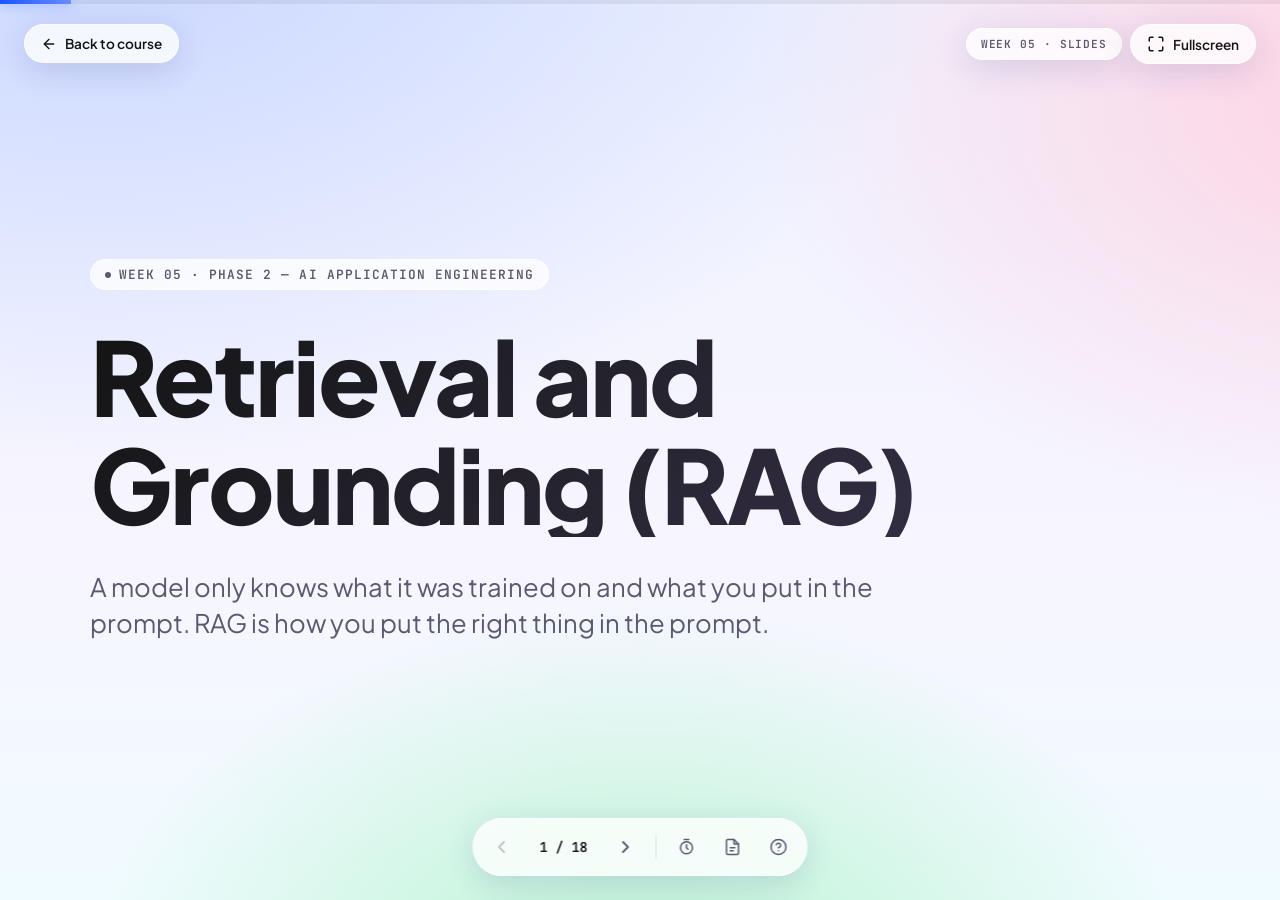
<file: slides/week-05.html>
<!DOCTYPE html>
<html lang="en">
<head>
  <meta charset="UTF-8" />
  <meta name="viewport" content="width=device-width, initial-scale=1.0" />
  <title>Week 5 · Retrieval and Grounding (RAG) — AI FDE Class</title>
  <link rel="preconnect" href="https://fonts.googleapis.com" />
  <link rel="preconnect" href="https://fonts.gstatic.com" crossorigin />
  <link href="https://fonts.googleapis.com/css2?family=Plus+Jakarta+Sans:wght@200;300;400;500;600;700;800&family=JetBrains+Mono:wght@400;500;600;700&display=swap" rel="stylesheet" />
  <script src="../version.js"></script>
  <script>document.write('<link rel="stylesheet" href="slides.css?v=' + ASSET_V + '">');</script>
  <!-- SOCIAL:BEGIN (generated by scripts/inject_meta.py) -->
  <link rel="icon" href="data:image/svg+xml,%3Csvg%20xmlns='http://www.w3.org/2000/svg'%20viewBox='0%200%20100%20100'%3E%3Crect%20width='100'%20height='100'%20rx='22'%20fill='%2307CA6B'/%3E%3Ctext%20x='50'%20y='70'%20font-family='monospace'%20font-size='58'%20font-weight='700'%20fill='white'%20text-anchor='middle'%3E5%3C/text%3E%3C/svg%3E" />
  <meta name="description" content="Giving models the right context, on demand." />
  <meta property="og:type" content="article" />
  <meta property="og:site_name" content="AI FDE Training" />
  <meta property="og:title" content="Week 5 · Retrieval and Grounding (RAG)" />
  <meta property="og:description" content="Giving models the right context, on demand." />
  <meta property="og:url" content="https://akmalakhpah.github.io/training-ai-fde/slides/week-05.html" />
  <meta property="og:image" content="https://akmalakhpah.github.io/training-ai-fde/og/week-05.png" />
  <meta property="og:image:type" content="image/png" />
  <meta property="og:image:width" content="1200" />
  <meta property="og:image:height" content="630" />
  <meta property="og:image:alt" content="Week 5 · Retrieval and Grounding (RAG)" />
  <meta name="twitter:card" content="summary_large_image" />
  <meta name="twitter:title" content="Week 5 · Retrieval and Grounding (RAG)" />
  <meta name="twitter:description" content="Giving models the right context, on demand." />
  <meta name="twitter:image" content="https://akmalakhpah.github.io/training-ai-fde/og/week-05.png" />
  <!-- SOCIAL:END -->
</head>
<body data-week-num="5" data-deck-title="Week 05 · Slides">
  <div class="deck">

    <section class="slide title" data-notes="Welcome to the heaviest week in Phase 2. Know upfront: this is a build week, not a reading week. The vector store has been provisioned ahead of time so you can jump straight into code without losing hours to infrastructure setup. By Friday you will have shipped a working retrieval pipeline over a real corpus and identified at least one genuine failure case you can explain.">
      <div class="slide-content">
        <span class="eyebrow"><span class="eyebrow-dot"></span> Week 05 · Phase 2 — AI Application Engineering</span>
        <h1>Retrieval and Grounding (RAG)</h1>
        <p class="subtitle">A model only knows what it was trained on and what you put in the prompt. RAG is how you put the right thing in the prompt.</p>
      </div>
    </section>

    <section class="slide quote" data-notes="The fundamental problem with ungrounded models is not that they refuse to answer — it is that they answer confidently even when they are completely wrong. This is far more dangerous in production than a model that says 'I cannot find this.' If you have already watched a model give a confident but wrong answer, that lived experience is the entire motivation for this week.">
      <div class="slide-content">
        <span class="eyebrow hook-eyebrow"><span class="eyebrow-dot"></span> The failure mode</span>
        <p class="pull-quote">'The model was fluent, authoritative, and completely wrong — and no one in the room could tell.'</p>
        <p class="pull-quote-cite">— the hallucination problem, in one sentence</p>
      </div>
    </section>

    <section class="slide" data-notes="Each objective anchors to a concrete deliverable. Objective 1 is theory tested in the class. Objectives 2 through 4 are tested in the project and assessment. Knowing when NOT to use RAG is a first-class skill — if you reach for RAG reflexively you ship over-engineered systems that are harder to debug and maintain than the problem warranted.">
      <div class="slide-content">
        <span class="eyebrow">Learning objectives</span>
        <h2>By Friday you can</h2>
        <ul class="big-list">
          <li>Explain why models need grounding and how RAG works end to end.</li>
          <li>Build a RAG pipeline: chunk, embed, retrieve, assemble a grounded answer.</li>
          <li>Evaluate retrieval quality and recognise RAG failure modes.</li>
          <li>Know when RAG is the wrong tool — and choose a better one.</li>
        </ul>
      </div>
    </section>

    <section class="slide" data-notes="Here is where you are headed today. You will see live coding for the chunking comparison, embedding scores, a working grounded answer, and a wrong retrieval, then the project walkthrough. The vector store is already provisioned — no setup today.">
      <div class="slide-content">
        <span class="eyebrow">Today</span>
        <h2>Agenda</h2>
        <ol class="numbered-list">
          <li>Why grounding — the failure without it</li>
          <li>The RAG pipeline end to end — the diagram the whole week hangs on</li>
          <li>Chunking — strategies, tradeoffs, and live comparison</li>
          <li>Embeddings and similarity search — live scoring</li>
          <li>Assembling a grounded answer — live working pipeline</li>
          <li>When RAG retrieves the wrong thing — the scary case</li>
          <li>When not to use RAG — a decision checklist</li>
          <li>Measuring retrieval quality and the project brief</li>
        </ol>
      </div>
    </section>

    <section class="slide two-col" data-notes="This contrast is the core motivation for RAG. The left column is what every base model does by default: recall from training weights, no source, no auditability, confident when wrong. The right column is what a grounded system gives you: retrieved evidence, citeable sources, an explicit 'I cannot find this' fallback, and visible failure. You ship systems where the user can ask 'where does this answer come from?' and get a real answer. That is not optional in most production contexts.">
      <div class="slide-content">
        <span class="eyebrow">Why grounding matters</span>
        <h2>Memory vs retrieved evidence</h2>
        <div class="cols">
          <div class="col">
            <h3 class="danger">Ungrounded model</h3>
            <ul>
              <li>Answers from training weights</li>
              <li>Knowledge has a cutoff date</li>
              <li>Cannot cite a source</li>
              <li>Confident when wrong</li>
              <li>Fails silently — no warning</li>
            </ul>
          </div>
          <div class="col">
            <h3 class="success">Grounded with RAG</h3>
            <ul>
              <li>Answers from retrieved source text</li>
              <li>Knowledge as fresh as your corpus</li>
              <li>Can cite the chunk it used</li>
              <li>Can say 'not in the documents'</li>
              <li>Fails visibly — you can catch it</li>
            </ul>
          </div>
        </div>
      </div>
    </section>

    <section class="slide" data-notes="Sit with this diagram — it is the frame the rest of the week hangs on. Indexing happens once (or on a schedule): chunk the documents, embed each chunk into a vector, store the vectors in a vector store. Query happens on every user request: embed the question, find the nearest chunks by similarity, stuff the chunks into a prompt with the question, call the model. Everything else this week is a detail on one of these six steps. Try to draw it from memory after this slide.">
      <div class="slide-content">
        <span class="eyebrow">The pipeline</span>
        <h2>RAG end to end — two phases</h2>
        <div class="cols">
          <div class="col">
            <h3>Phase 1: Indexing (once)</h3>
            <ol class="numbered-list">
              <li>Split documents into chunks</li>
              <li>Embed each chunk into a vector</li>
              <li>Store vectors in a vector store</li>
            </ol>
          </div>
          <div class="col">
            <h3>Phase 2: Query (every request)</h3>
            <ol class="numbered-list">
              <li>Embed the user question</li>
              <li>Retrieve the top-k nearest chunks</li>
              <li>Assemble context + question into a prompt</li>
              <li>Call the model — answer from context only</li>
            </ol>
          </div>
        </div>
      </div>
    </section>

    <section class="slide" data-notes="Two reasons to chunk. First, most documents are longer than a prompt window can hold in full. Second and more important: retrieval works best when chunks are semantically focused — a chunk that is half finance and half operations gives a weak signal to the similarity search. Work through each strategy. The overlap setting is the one you will skip most often: without it, answers that straddle a chunk boundary are systematically missed. You will watch the same syllabus page chunked three ways with the same question asked against each, to see what changes.">
      <div class="slide-content">
        <span class="eyebrow">Indexing — step 1</span>
        <h2>Chunking strategies and tradeoffs</h2>
        <ul class="big-list">
          <li><strong>Fixed-size:</strong> every chunk is N tokens. Fast and predictable, but may split mid-sentence.</li>
          <li><strong>Paragraph-based:</strong> split on blank lines. Respects natural boundaries, produces variable-size chunks.</li>
          <li><strong>Heading-based:</strong> one chunk per section. Works well for structured documents like syllabi or manuals.</li>
          <li><strong>With overlap:</strong> repeat the last K tokens in the next chunk — prevents answers from being split at a boundary.</li>
          <li><strong>Working default:</strong> 256 to 512 tokens with 10 to 15% overlap. Start here, measure, then adjust.</li>
        </ul>
      </div>
    </section>

    <section class="slide" data-notes="An embedding is a list of numbers — typically 768 to 1536 of them — that encodes the meaning of a piece of text. Two pieces of text with similar meaning produce vectors close to each other in that high-dimensional space; dissimilar text produces distant vectors. Cosine similarity is the standard metric: 1.0 means identical direction, 0 means unrelated. You will watch ten curriculum chunks get embedded, one query run, and the top-5 similarity scores read out, so you can see what 'close' and 'distant' actually look like as numbers. Notice that a score of 0.72 versus 0.68 is a very small margin — minor phrasing changes can flip which chunk ranks first.">
      <div class="slide-content">
        <span class="eyebrow">Indexing — step 2</span>
        <h2>Embeddings and similarity search</h2>
        <ul class="big-list">
          <li>An embedding converts text into a vector that encodes meaning, not keywords.</li>
          <li>Similar meaning produces nearby vectors; dissimilar meaning produces distant vectors.</li>
          <li>Cosine similarity is the standard metric: closer to 1.0 means more similar.</li>
          <li>A vector store (e.g. pgvector, Chroma, Pinecone) holds vectors and answers nearest-neighbour queries efficiently.</li>
          <li>Top-k retrieval: return the k chunks whose vectors are closest to the query vector.</li>
        </ul>
      </div>
    </section>

    <section class="slide" data-notes="Stuffing is the simplest and most common assembly pattern: concatenate the retrieved chunks, append the question, and instruct the model to answer only from the provided context. The fallback instruction is critical and non-optional — without it, the model will hallucinate from training memory even when retrieval fails, because helpfulness is its default behaviour. You will watch a live working example over the curriculum corpus before failure modes, so you have a mental baseline for what correct grounded output looks like.">
      <div class="slide-content">
        <span class="eyebrow">Query phase</span>
        <h2>Assembling the grounded answer</h2>
        <div class="code-block">Context:
[chunk 1 text]
[chunk 2 text]
[chunk 3 text]

Question: {user question}

Answer using only the context above.
If the answer is not in the context, say:
'I cannot find this in the provided documents.'</div>
        <ul class="big-list">
          <li>Retrieved chunks go first — the model reads them as evidence before the question.</li>
          <li>The fallback instruction is your primary safeguard against hallucination on missed retrieval.</li>
          <li>Include the source reference in the answer so users can verify the claim.</li>
        </ul>
      </div>
    </section>

    <section class="slide demo" data-notes="This is the most important block of the week. First you will see a query that works cleanly: the right chunk is retrieved, the similarity score is clearly highest, the answer is correct, and you can trace it to the source. Then a wrong retrieval is triggered on purpose: a question whose answer is split across a chunk boundary, or whose keyword appears in an irrelevant section of the corpus. The model answers confidently in both cases. Notice that confidence explicitly: there is no error, no warning, no signal that anything went wrong — just a wrong answer delivered with authority. That is the failure mode that ships to users.">
      <div class="slide-content">
        <span class="eyebrow demo-eyebrow"><span class="eyebrow-dot"></span> Live · ~14 min</span>
        <h2>RAG working well — then confidently wrong</h2>
        <div class="demo-card">
          <ul class="big-list">
            <li><strong>Query 1 (works):</strong> ask something with a clear, focused answer in one chunk. Show the similarity score, the retrieved chunk, the grounded answer, and the source citation.</li>
            <li><strong>Query 2 (fails):</strong> ask something whose answer is split across a chunk boundary, or whose keyword matches an irrelevant section. The wrong chunk scores highest.</li>
            <li><strong>Observe:</strong> the model generates a confident, fluent, wrong answer. No error. No warning. Just wrong.</li>
            <li><strong>Diagnose together:</strong> bad chunk boundary? Ambiguous query term? Semantic-but-irrelevant match?</li>
          </ul>
        </div>
      </div>
    </section>

    <section class="slide" data-notes="Label the failure modes precisely so you can diagnose them in your own project rather than just noticing something is wrong. Missing context: the right chunk was never indexed or was merged into a larger chunk that dilutes its signal. Distracting context: the wrong chunk scored higher than the correct one because it shares surface vocabulary. Split answer: the answer spans a chunk boundary and neither half retrieves enough to answer correctly. Each failure mode has a different fix — re-chunk, query expansion, smaller overlap — and the diagnosis determines the fix. Remember the key point: the scary failure is not a crash or a refusal, it is a confident wrong answer.">
      <div class="slide-content">
        <span class="eyebrow">Failure modes</span>
        <h2>When RAG retrieves the wrong thing — and why</h2>
        <ul class="big-list">
          <li><strong>Missing context:</strong> the right chunk was never indexed, or dissolved into a larger chunk that dilutes its retrieval signal.</li>
          <li><strong>Distracting context:</strong> a semantically similar but factually irrelevant chunk scores higher than the correct one.</li>
          <li><strong>Split answer:</strong> the answer spans a chunk boundary — neither half alone is sufficient to answer the question correctly.</li>
          <li><strong>Ambiguous query:</strong> a short or polysemous question matches the wrong part of the corpus by vector similarity.</li>
          <li><strong>The scary failure:</strong> the model does not say 'I don't know' — it answers fluently from the wrong evidence.</li>
        </ul>
      </div>
    </section>

    <section class="slide two-col" data-notes="Reflexively reaching for RAG is one of the most common mistakes you can make, and this week is where you internalise the decision. Work through both columns. If the question has a deterministic lookup answer — a price, a date, a user ID — a database query is faster, cheaper, and more reliable than embedding similarity. If the entire corpus fits in one prompt and you run it infrequently, just stuff the whole thing in. RAG earns its complexity only when the corpus is large, dynamic, varied, and the questions are genuinely semantic. Name one task in your project corpus where RAG might be overkill.">
      <div class="slide-content">
        <span class="eyebrow">Tool selection</span>
        <h2>When RAG is the wrong tool</h2>
        <div class="cols">
          <div class="col">
            <h3 class="success">Use RAG when</h3>
            <ul>
              <li>Corpus is too large for one prompt</li>
              <li>Questions are varied and semantic</li>
              <li>Corpus changes frequently</li>
              <li>Source citation is required</li>
              <li>Precision of retrieval can be measured</li>
            </ul>
          </div>
          <div class="col">
            <h3 class="danger">Skip RAG when</h3>
            <ul>
              <li>A DB lookup returns the exact answer</li>
              <li>The corpus fits in a single prompt</li>
              <li>A simple rule or keyword filter is enough</li>
              <li>Latency budget is very tight</li>
              <li>Corpus is too small to chunk meaningfully</li>
            </ul>
          </div>
        </div>
      </div>
    </section>

    <section class="slide" data-notes="Measurement is what separates an FDE from a tinkerer. The method is deliberately simple: write five questions before you start building, label the correct source chunk for each, run retrieval, and check whether the correct chunk appears in the top-k results. Precision at k is the fraction of queries where the right chunk was in the top-k. This single number lets you compare chunking strategies, embedding models, and overlap settings in a principled way — you can tell whether a change made retrieval better or worse, rather than relying on gut feel. Set up this eval set before you start building.">
      <div class="slide-content">
        <span class="eyebrow">Evaluating the system</span>
        <h2>Measuring retrieval quality</h2>
        <ul class="big-list">
          <li>Write five questions with known correct source chunks before you start building.</li>
          <li>Run retrieval for each question; check whether the correct chunk appears in the top-k results.</li>
          <li>Precision at k: what fraction of your test queries return the right chunk in position 1 through k?</li>
          <li>Use this score to compare chunking strategies — it is your north-star metric for retrieval.</li>
          <li>A retrieval eval prevents you from shipping a 'feels good' pipeline that is actually broken on edge cases.</li>
        </ul>
      </div>
    </section>

    <section class="slide" data-notes="The reliability check is a required submission item, not a stretch goal. Every RAG system can mislead a user with a confident wrong answer; the question is whether the system flags low confidence before that answer reaches the user. A similarity threshold is the simplest approach: if the top-k score is below a cutoff, surface a warning instead of an answer. Build the safeguard from the start rather than bolting it on at the end. The stretch goal — exposing the similarity score to the user — is a pattern you will see in real production systems.">
      <div class="slide-content">
        <span class="eyebrow">Required: reliability check</span>
        <h2>Flagging low-confidence answers</h2>
        <ul class="big-list">
          <li>Identify one case in your corpus where wrong retrieval could directly mislead a user.</li>
          <li>A similarity threshold is the simplest signal: if the top match scores below your cutoff, surface a warning rather than an answer.</li>
          <li>The warning is not 'something went wrong' — it is: 'I could not find a confident answer in the provided documents.'</li>
          <li>Include this safeguard in your submission — it is explicitly weighted in the assessment rubric.</li>
          <li>Stretch: surface the similarity score alongside every answer so users can judge confidence themselves.</li>
        </ul>
      </div>
    </section>

    <section class="slide" data-notes="Here is the project brief in detail. The submission has two equally weighted parts: working code and a written failure analysis. The failure analysis is worth 30% of the rubric and is taken as seriously as the pipeline itself. Your 5-minute demo must deliberately show a failure case and your honest read on why it happened — a demo that only shows the happy path will lose marks. The vector store is already provisioned; there is no infrastructure work to do before you start coding. The suggested steps map directly to the learning objectives so you can self-check progress.">
      <div class="slide-content">
        <span class="eyebrow">This week's project</span>
        <h2>Build a RAG system over a real corpus</h2>
        <div class="demo-card">
          <ul class="big-list">
            <li><strong>Build:</strong> chunk, embed, store, retrieve, and generate a grounded answer over a real document set (past papers, syllabus, or similar).</li>
            <li><strong>Show it working:</strong> at least one query where retrieval clearly returns the right chunk with a high similarity score.</li>
            <li><strong>Show it failing:</strong> at least one genuine failure with your honest explanation of the cause.</li>
            <li><strong>Write a failure analysis:</strong> where it works, where it fails, and what you would change next.</li>
            <li><strong>Reliability check (required):</strong> one case where wrong retrieval could mislead a user, and how you flag low-confidence answers.</li>
          </ul>
        </div>
      </div>
    </section>

    <section class="slide" data-notes="This is a heavy week — 16 to 20 hours total including class, self-learn, project, and assessment. The vector store is already provisioned so you should not lose time to setup. Your self-learn is structured into four sequenced topics: building from scratch, chunking strategies, embeddings and measurement, and when not to use RAG. Do Topic A first — you cannot evaluate a pipeline you have not built. Each topic has a linked resource and a paste-into-Claude prompt that is ready to use; the weekly detail page has the exact links.">
      <div class="slide-content">
        <span class="eyebrow">Self-learn (6–8 hours)</span>
        <h2>How to spend your self-learn time</h2>
        <ol class="numbered-list">
          <li><strong>Topic A (2–2.5 hrs):</strong> Build RAG from scratch — follow a tutorial end to end on a small corpus before touching your own. Do this first.</li>
          <li><strong>Topic B (1.5 hrs):</strong> Chunking strategies — chunk the same document three ways and compare what retrieves for one question.</li>
          <li><strong>Topic C (1.5 hrs):</strong> Embeddings and measurement — write five questions with known correct sources and measure precision at k.</li>
          <li><strong>Topic D (45 min):</strong> When not to use RAG — name one task in your corpus where RAG is overkill and explain why.</li>
        </ol>
      </div>
    </section>

    <section class="slide" data-notes="Pitfalls are predictable — you will likely hit at least two of these this week. Chunk size is the most commonly ignored lever: it is tempting to pick 512 at random and never measure. The missing fallback instruction is the most dangerous omission: without it, the model hallucinates from training memory whenever retrieval misses, defeating the entire purpose of RAG. Only showing the happy path in your project submission is the most common rubric failure — the failure analysis is 30% of the grade. And remember the infrastructure point: most retrieval failures are chunking and query design problems, not vector store problems.">
      <div class="slide-content">
        <span class="eyebrow">Don't</span>
        <h2>Common pitfalls this week</h2>
        <ul class="big-list">
          <li>Picking a chunk size at random and never measuring whether it actually helps retrieval.</li>
          <li>Skipping the fallback instruction — without it the model hallucinates from memory whenever retrieval misses.</li>
          <li>Only demonstrating the happy path in your project submission — the failure analysis is 30% of the rubric.</li>
          <li>Treating retrieval failure as an infrastructure problem — most failures are chunking strategy and query design issues.</li>
          <li>Reaching for RAG on a task that a simple database lookup handles better, cheaper, and faster.</li>
        </ul>
      </div>
    </section>

    <section class="slide recap" data-notes="Let each of these three points land. Then look ahead to Week 6: after building RAG this week you understand why structured tool access matters — RAG answers questions from static documents, but MCP and tool calling answer questions from live systems. The jump from this week to next is the natural next step in building real AI applications. The vector store is provisioned, so start Topic A of self-learn today.">
      <div class="slide-content">
        <span class="eyebrow recap-eyebrow"><span class="eyebrow-dot"></span> Recap</span>
        <h2>If you remember three things</h2>
        <div class="recap-card">
          <ul class="big-list">
            <li>RAG grounds the model in retrieved evidence — but wrong retrieval produces confident wrong answers, which is worse than a refusal.</li>
            <li>Chunk size, overlap, and embedding choice all affect retrieval quality — measure with a small labelled eval set before you ship anything.</li>
            <li>RAG is not always the right tool — a database lookup, a plain prompt, or a simple rule often wins on speed and simplicity.</li>
          </ul>
          <div class="next-up">
            <div>
              <div class="label">Next week</div>
              <div class="title">Week 06 · MCP and Tool Calling — the standard protocol for connecting models to tools and data.</div>
            </div>
          </div>
        </div>
      </div>
    </section>

  </div>
  <script>
    // Asset version comes from ../version.js (window.ASSET_V), loaded in <head>.
    ['../config.js','slides.js'].forEach(function (s) {
      document.write('<script src="' + s + '?v=' + ASSET_V + '"><\/script>');
    });
  </script>
</body>
</html>
</file>
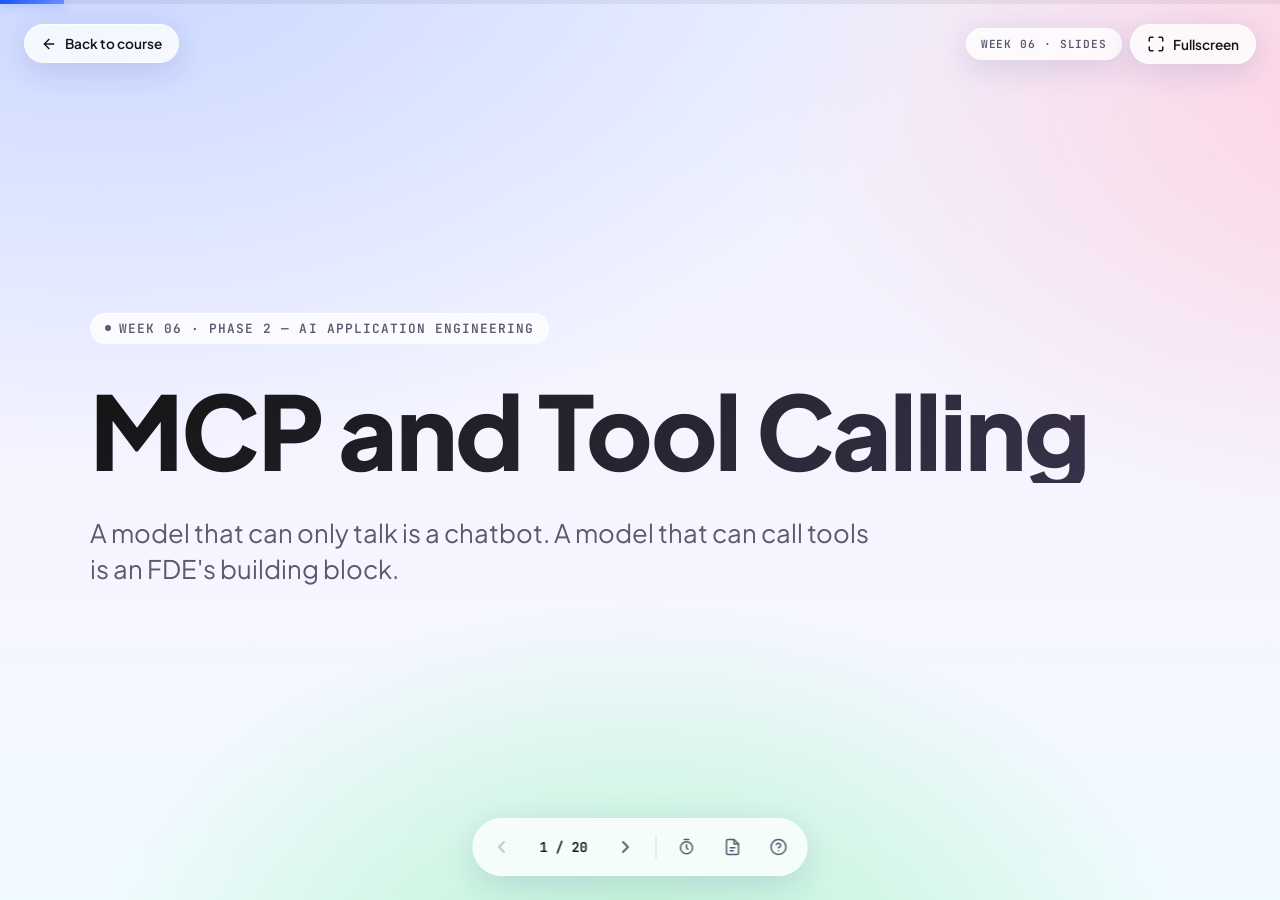
<file: slides/week-06.html>
<!DOCTYPE html>
<html lang="en">
<head>
  <meta charset="UTF-8" />
  <meta name="viewport" content="width=device-width, initial-scale=1.0" />
  <title>Week 6 · MCP and Tool Calling — AI FDE Class</title>
  <link rel="preconnect" href="https://fonts.googleapis.com" />
  <link rel="preconnect" href="https://fonts.gstatic.com" crossorigin />
  <link href="https://fonts.googleapis.com/css2?family=Plus+Jakarta+Sans:wght@200;300;400;500;600;700;800&family=JetBrains+Mono:wght@400;500;600;700&display=swap" rel="stylesheet" />
  <script src="../version.js"></script>
  <script>document.write('<link rel="stylesheet" href="slides.css?v=' + ASSET_V + '">');</script>
  <!-- SOCIAL:BEGIN (generated by scripts/inject_meta.py) -->
  <link rel="icon" href="data:image/svg+xml,%3Csvg%20xmlns='http://www.w3.org/2000/svg'%20viewBox='0%200%20100%20100'%3E%3Crect%20width='100'%20height='100'%20rx='22'%20fill='%2307CA6B'/%3E%3Ctext%20x='50'%20y='70'%20font-family='monospace'%20font-size='58'%20font-weight='700'%20fill='white'%20text-anchor='middle'%3E6%3C/text%3E%3C/svg%3E" />
  <meta name="description" content="Letting models act through real tools." />
  <meta property="og:type" content="article" />
  <meta property="og:site_name" content="AI FDE Training" />
  <meta property="og:title" content="Week 6 · MCP and Tool Calling" />
  <meta property="og:description" content="Letting models act through real tools." />
  <meta property="og:url" content="https://akmalakhpah.github.io/training-ai-fde/slides/week-06.html" />
  <meta property="og:image" content="https://akmalakhpah.github.io/training-ai-fde/og/week-06.png" />
  <meta property="og:image:type" content="image/png" />
  <meta property="og:image:width" content="1200" />
  <meta property="og:image:height" content="630" />
  <meta property="og:image:alt" content="Week 6 · MCP and Tool Calling" />
  <meta name="twitter:card" content="summary_large_image" />
  <meta name="twitter:title" content="Week 6 · MCP and Tool Calling" />
  <meta name="twitter:description" content="Letting models act through real tools." />
  <meta name="twitter:image" content="https://akmalakhpah.github.io/training-ai-fde/og/week-06.png" />
  <!-- SOCIAL:END -->
</head>
<body data-week-num="6" data-deck-title="Week 06 · Slides">
  <div class="deck">

    <section class="slide title" data-notes="Welcome to Week 6, the first week of Phase 2: AI Application Engineering. Up until now you have been a competent developer; this week you get your first real hands. A model that can only talk is a chatbot. A model that can call tools is a building block for real systems. Expect this week to be both conceptual and hands-on, and the project feeds directly into Week 7.">
      <div class="slide-content">
        <span class="eyebrow"><span class="eyebrow-dot"></span> Week 06 · Phase 2 — AI Application Engineering</span>
        <h1>MCP and Tool Calling</h1>
        <p class="subtitle">A model that can only talk is a chatbot. A model that can call tools is an FDE's building block.</p>
      </div>
    </section>

    <section class="slide" data-notes="Every section this week anchors to one of these five objectives. You should be able to do all five by Friday, not just have heard about them. Note objective five: Conductor arrives this week, not Week 1, because now there is actual parallel work worth orchestrating. You have enough tools and tasks to genuinely benefit from parallelism.">
      <div class="slide-content">
        <span class="eyebrow">Learning objectives</span>
        <h2>By Friday you can</h2>
        <ul class="big-list">
          <li>Explain MCP as the standard protocol for connecting models to tools and data.</li>
          <li>Use an existing MCP server and complete a real task through it.</li>
          <li>Build a custom MCP server that exposes tools with strict input schemas.</li>
          <li>Add a guardrail that blocks a clearly bad action and holds when provoked.</li>
          <li>Use Conductor to run more than one agent in parallel on real work.</li>
        </ul>
      </div>
    </section>

    <section class="slide quote" data-notes="The N-times-M integration problem is real and painful. Before a shared protocol, every team wired every tool into every app by hand. If you have ten models and twenty data sources, that is potentially two hundred custom integrations to maintain. MCP collapses that to N plus M: each tool speaks MCP once, each model speaks MCP once, and they all connect. Think of the USB analogy: before USB there was a different plug for every peripheral; MCP is the USB for AI tools.">
      <div class="slide-content">
        <span class="eyebrow hook-eyebrow"><span class="eyebrow-dot"></span> The problem</span>
        <p class="pull-quote">Before MCP: N models times M tools equals N times M custom integrations, all by hand.</p>
        <p class="pull-quote-cite">— the integration tax MCP eliminates</p>
      </div>
    </section>

    <section class="slide two-col" data-notes="Sit with what a shared protocol actually changes. The left column is the world before MCP, where every integration is a snowflake someone has to maintain. The right column is the MCP world, where a tool is written once and any compliant model can call it. Note the three things an MCP server can expose: tools are functions the model can call, resources are data it can read, and prompts are reusable templates. You will focus mostly on tools because that is what gives the model hands.">
      <div class="slide-content">
        <span class="eyebrow">What MCP provides</span>
        <h2>Before and after a common protocol</h2>
        <div class="cols">
          <div class="col">
            <h3 class="danger">Before MCP</h3>
            <ul>
              <li>Each tool wired by hand into each app</li>
              <li>N models times M tools integrations</li>
              <li>Bespoke schemas, bespoke error handling</li>
              <li>Fragile, hard to reuse, hard to test</li>
            </ul>
          </div>
          <div class="col">
            <h3 class="success">With MCP</h3>
            <ul>
              <li>One common protocol: any model, any tool</li>
              <li>Tools, resources, and prompts exposed cleanly</li>
              <li>Build a server once, connect many models</li>
              <li>MCP is to AI tools what USB was to peripherals</li>
            </ul>
          </div>
        </div>
      </div>
    </section>

    <section class="slide" data-notes="This is the whole picture in one diagram — keep it in your head all week. There are three parts. The MCP host is the AI application: Claude Code, Claude Desktop, Cursor, even an n8n workflow. Inside the host sits an MCP client that actually speaks the protocol. The MCP server is the adapter you either run yourself or connect to — it exposes three kinds of capability: tools (actions the model can take), resources (data the model can read), and prompts (reusable templates). Behind the server is your real world: APIs, databases, files, SaaS products like Flowyteam and Pandai, or your own AI Anki app from Week 1. Host and server talk MCP over JSON-RPC — locally over stdio, or remotely over HTTP with a token. Trace one request end to end: the model asks to call a tool, the client sends the request to the server, the server does the real work against your systems, and the result travels back into the model's context. Everything else this week is a detail of this one diagram.">
      <div class="slide-content">
        <span class="eyebrow">The anatomy of MCP</span>
        <h2>Host, server, and your world — one picture</h2>
        <div class="code-block">┌──────────────────┐           ┌────────────────────────┐           ┌─────────────────┐
│  Claude Code     │           │  exposes 3 things:     │           │  APIs / SaaS    │
│  Claude Desktop  │  ──req─▶  │  • tools     (act)     │  ──call─▶ │  databases      │
│  Cursor · n8n    │           │  • resources (read)    │           │  files          │
│                  │  ◀─res──  │  • prompts   (reuse)   │  ◀─res──  │  Flowyteam ·    │
│  = MCP client    │           │                        │           │  Pandai · Anki  │
└──────────────────┘           └────────────────────────┘           └─────────────────┘
      the model                 speaks MCP over                 the actual
      asks to act                JSON-RPC (stdio / HTTP)         data &amp; actions</div>
        <div class="stat-grid">
          <div class="stat"><div class="stat-value">Tools</div><div class="stat-label">Actions the model can take</div></div>
          <div class="stat"><div class="stat-value">Resources</div><div class="stat-label">Data the model can read</div></div>
          <div class="stat"><div class="stat-value">Prompts</div><div class="stat-label">Reusable templates</div></div>
        </div>
      </div>
    </section>

    <section class="slide" data-notes="This slide explains the actual mechanics of a tool call at the protocol level. The model does not run code. It outputs a structured request: 'I want to call this tool with these arguments.' Your code intercepts that request, runs the real function, and returns the result. The model then continues reasoning with the result in its context. The description on the tool definition is a prompt: the model reads it to decide when and how to call the tool, so a vague description leads to wrong calls.">
      <div class="slide-content">
        <span class="eyebrow">The mechanics</span>
        <h2>How a model actually calls a tool</h2>
        <ol class="numbered-list">
          <li>The model reads your tool definition: name, description, and input schema.</li>
          <li>It decides to call the tool and outputs a structured request with arguments.</li>
          <li>Your code intercepts the request and runs the real function.</li>
          <li>The result is returned to the model as a new message in context.</li>
          <li>The model continues reasoning — possibly calling more tools.</li>
        </ol>
        <div class="code-block">{ name: 'get_topic', description: 'Given a student question, return its topic and difficulty. description is a prompt the model reads.', inputSchema: { type: 'object', properties: { question: { type: 'string', description: 'The full text of the question.' } }, required: ['question'] } }</div>
      </div>
    </section>

    <section class="slide two-col" data-notes="This is the question everyone asks once they have seen both: is MCP just RAG? No — they solve different problems, and good agents use both. RAG, retrieval-augmented generation, gives the model knowledge: you search a corpus, pull the most relevant chunks of text, and paste them into the prompt so the model can answer from them. It is read-only — it informs the answer but changes nothing in the world. MCP gives the model hands: typed tools it can call to read live data and to act — query a database, add a card, send a message, trigger a workflow. The one-line test: reach for RAG when the model needs to KNOW something it was not trained on; reach for MCP when it needs to DO something or read something live. And they are not rivals — the cleanest pattern is to expose a RAG search as an MCP tool, for example a search_docs tool that retrieves under the hood, so one server both informs and acts. You built RAG in Week 5 for grounding answers; MCP is what turns a grounded chatbot into an agent.">
      <div class="slide-content">
        <span class="eyebrow">MCP vs RAG</span>
        <h2>Two ways to give a model more — and when to use each</h2>
        <div class="cols">
          <div class="col">
            <h3>RAG — give it knowledge</h3>
            <ul>
              <li>Retrieves relevant text and pastes it into the prompt</li>
              <li>Read-only: it informs the answer, it does not act</li>
              <li>Best for: search over docs, policies, knowledge bases</li>
              <li>Answers "what do we <strong>know</strong> about X?"</li>
            </ul>
          </div>
          <div class="col">
            <h3 class="success">MCP — give it hands</h3>
            <ul>
              <li>Calls typed tools that do real work</li>
              <li>Reads <strong>and</strong> acts: query, write, send, trigger</li>
              <li>Best for: live data and multi-step actions</li>
              <li>Answers "what can I <strong>do</strong> about X?"</li>
            </ul>
          </div>
        </div>
        <ul class="big-list">
          <li><strong>Not rivals — use both:</strong> a common pattern is an MCP <span class="code-inline">search_docs</span> tool that runs RAG under the hood, so one server both informs and acts.</li>
        </ul>
      </div>
    </section>

    <section class="slide demo" data-notes="Before installing anything, we look inside a server in the browser. The MCP Playground at mcpplaygroundonline.com is a hosted MCP client — you paste a server URL and it lists that server's tools, their schemas, and lets you call them by hand. We start with the playground's own test server so there are no credentials in the way. Point out the tools list — that is the exact catalogue a model would read. Call one tool, fill in the arguments, and watch the response. Then open the raw view: this is the JSON-RPC request and response travelling between client and server. The takeaway: an MCP server is not magic — it is a list of typed functions you can inspect and call, and the playground makes that visible without writing a line of code.">
      <div class="slide-content">
        <span class="eyebrow demo-eyebrow"><span class="eyebrow-dot"></span> Live · ~10 min</span>
        <h2>Demo 1 — inspect a server in the MCP Playground</h2>
        <div class="demo-card">
          <ul class="big-list">
            <li>Open <span class="code-inline">mcpplaygroundonline.com</span> — a hosted MCP client, nothing to install.</li>
            <li>Point it at the test server: <span class="code-inline">mcpplaygroundonline.com/mcp-test-server</span>.</li>
            <li>Read the <strong>tools list</strong> — the exact catalogue a model sees, with each input schema.</li>
            <li>Call one tool by hand, fill in the arguments, and watch the response come back.</li>
            <li>Open the raw view: the JSON-RPC request and response moving between client and server.</li>
          </ul>
        </div>
      </div>
    </section>

    <section class="slide demo" data-notes="Now the same idea, but with Claude Code as the client and two real company servers behind it. Flowyteam exposes HR, OKR, CRM, and helpdesk data over MCP; Pandai exposes internal support tooling. Both are remote HTTP servers that need a token — this is exactly how you connect to a customer's system as an FDE. Show the claude mcp add command: name, the server URL, transport http, and an Authorization header carrying the token. Run claude mcp list to confirm it connected. Then just ask Claude in plain English — list the open Flowyteam projects, or draft a reply to a Pandai support ticket — and watch it pick the right tool, send the call over HTTP, and use the result. The tokens shown are placeholders; each student uses their own. The lesson: you do not always build a server, and connecting to one is one command plus a token.">
      <div class="slide-content">
        <span class="eyebrow demo-eyebrow"><span class="eyebrow-dot"></span> Live · ~14 min</span>
        <h2>Demo 2 — connect Claude Code to real servers (Flowyteam · Pandai)</h2>
        <div class="demo-card">
          <ul class="big-list">
            <li>Add a remote server to Claude Code — one command with the URL and a token header.</li>
            <li>Confirm it connected with <span class="code-inline">claude mcp list</span>, then ask in plain English.</li>
            <li>Flowyteam: "list the open projects" / "who is on the sales team" — HR, OKR, CRM, tickets.</li>
            <li>Pandai: "summarise the latest support request" — internal support tooling over MCP.</li>
            <li>Watch Claude choose the tool, send the call over HTTP, and reason over the result.</li>
          </ul>
          <div class="code-block"># Connect Claude Code to a remote MCP server (token is a placeholder)
claude mcp add flowyteam https://flowyteam.com/api/mcp/gateway \
  --transport http \
  --header "Authorization: Bearer &lt;your-flowyteam-token&gt;"

claude mcp add pandai https://app.pandai.org/mcp/internal/support \
  --transport http \
  --header "Authorization: Bearer &lt;your-pandai-token&gt;"

claude mcp list        # verify both connected</div>
        </div>
      </div>
    </section>

    <section class="slide" data-notes="Now you build your own server. Understand the structure before touching code: define the tool with a tight input schema, validate the input before doing anything else, do the actual work, return a clean structured result. A tight schema is not bureaucracy — it is the description the model reads to know what to send. If the schema is loose, the model guesses. If it guesses wrong, the tool breaks silently or does something unexpected.">
      <div class="slide-content">
        <span class="eyebrow">Build it yourself</span>
        <h2>Structure of a custom MCP server</h2>
        <ol class="numbered-list">
          <li>Define the tool: name, description the model will read, strict input schema.</li>
          <li>Validate the input before you do anything — reject bad input early and cleanly.</li>
          <li>Do the actual work inside the validated path only.</li>
          <li>Return a clean, structured result the model can reason about.</li>
          <li>Expose the server so any MCP-compatible client can connect to it.</li>
        </ol>
        <div class="code-block">from mcp.server.fastmcp import FastMCP
mcp = FastMCP('classifier')

@mcp.tool()
def classify_question(question: str) -> dict:
    'Given a student question, return its topic and difficulty.'
    if not question.strip():
        raise ValueError('question must not be empty')
    return { 'topic': 'math', 'difficulty': 'medium' }</div>
      </div>
    </section>

    <section class="slide demo" data-notes="You will build the custom MCP server — this is the core skill of the week. Start from the FastMCP scaffold, add one tool with a strict input schema, call it from Claude, and watch the round trip. Pay attention to the description on the tool function: whatever you write there is a prompt the model reads. Watch what happens when you give it a vague description versus a precise one — the model calls it differently. The guardrail comes in the next demo.">
      <div class="slide-content">
        <span class="eyebrow demo-eyebrow"><span class="eyebrow-dot"></span> Live · ~16 min</span>
        <h2>Building and calling a custom MCP server</h2>
        <div class="demo-card">
          <ul class="big-list">
            <li>Start with the FastMCP scaffold — under 20 lines to a working server.</li>
            <li>Define one tool with a strict input schema and a tight, specific description.</li>
            <li>Run the server locally and connect Claude to it.</li>
            <li>Give Claude a task that forces it to call your tool — watch the round trip end to end.</li>
            <li>Change the description to something vague and show the model misfiring.</li>
          </ul>
        </div>
      </div>
    </section>

    <section class="slide" data-notes="A multi-step agent loop is not magic — it is the tool-calling cycle running more than once. The model calls a tool, gets a result, decides what to do next, calls another tool, and so on until it decides the task is done. The interesting engineering is in the state between steps: what does the model remember, what do you pass back, and how does the loop know when to stop. Design each tool to return clean output the next step can use directly.">
      <div class="slide-content">
        <span class="eyebrow">Chaining tools</span>
        <h2>Multi-step agent loops over MCP tools</h2>
        <ul class="big-list">
          <li>The loop: call a tool, get result, decide next step, call another tool.</li>
          <li>The model holds state in its context window between calls.</li>
          <li>Your server stays stateless — the model is the orchestrator.</li>
          <li>The loop ends when the model decides the task is complete.</li>
          <li>Design each tool to return clean output the model can use as next-step input.</li>
        </ul>
        <div class="stat-grid">
          <div class="stat"><div class="stat-value">Step 1</div><div class="stat-label">Search / fetch data</div></div>
          <div class="stat"><div class="stat-value">Step 2</div><div class="stat-label">Transform / analyse</div></div>
          <div class="stat"><div class="stat-value">Step 3</div><div class="stat-label">Write / confirm result</div></div>
        </div>
      </div>
    </section>

    <section class="slide" data-notes="Guardrails are not optional when your model has hands. A model that can call tools can delete files, send emails, write to databases, and charge credit cards. A guardrail is the check that runs before the action, not after. Design the guardrail for the action you would be fired for: the delete without a specific filter, the email to all users, the charge without confirmation. The guardrail must live inside the tool function — not in the system prompt, because prompts can be reasoned around.">
      <div class="slide-content">
        <span class="eyebrow">Safety by design</span>
        <h2>Why guardrails exist and where they live</h2>
        <ul class="big-list">
          <li>A model with hands can do real damage: delete, send, charge, overwrite.</li>
          <li>Prompts are not guardrails — a model can reason past a prompt instruction.</li>
          <li>Guardrails live inside the tool function, before the action runs.</li>
          <li>Design for the action you would be fired for: block it unconditionally.</li>
          <li>A guardrail a clever prompt can bypass is not a guardrail.</li>
        </ul>
        <div class="code-block">def delete_records(table: str, where_clause: str) -> dict:
    if not where_clause.strip() or where_clause.strip() == '1=1':
        raise ValueError(
            'Guardrail: refusing to delete all records. Provide a specific filter.')
    # proceed only after guard passes</div>
      </div>
    </section>

    <section class="slide demo" data-notes="You will watch a guardrail fire. Add a guardrail to the custom server tool, then deliberately send the bad input and watch it block. You need to see the guardrail refuse and return a clean error — not a crash, a controlled rejection. Watch Claude receive the rejection and respond sensibly. Then try to prompt-engineer around the guardrail and confirm it still holds. This is the most memorable moment of the week — name the bad action first and understand exactly what damage it would have done.">
      <div class="slide-content">
        <span class="eyebrow demo-eyebrow"><span class="eyebrow-dot"></span> Live · ~12 min</span>
        <h2>Guardrail: add it, then provoke it</h2>
        <div class="demo-card">
          <ul class="big-list">
            <li>Add a guardrail to the custom server tool — one check before the action.</li>
            <li>Provoke it: send the exact bad input the guardrail must block.</li>
            <li>Show it holding: the action does not run, a clean error is returned.</li>
            <li>Show Claude receiving the rejection and responding appropriately.</li>
            <li>Try to prompt-engineer around the guardrail and confirm it still holds.</li>
          </ul>
        </div>
      </div>
    </section>

    <section class="slide" data-notes="Conductor arrives in Week 6, not Week 1, because now there is actual parallel work worth orchestrating. In Week 1 you had one task at a time. Now you have a multi-tool server, a build step, a test step, and a refinement step — these can run independently. Parallelism genuinely helps when tasks are independent with no shared state, or when one agent can judge another's output. It adds confusion when tasks depend on each other's output, or when they write to the same resource simultaneously.">
      <div class="slide-content">
        <span class="eyebrow">More than one agent</span>
        <h2>Conductor and parallel agents — why now, not Week 1</h2>
        <ul class="big-list">
          <li>Week 1: one task, one agent — parallelism would add confusion, not speed.</li>
          <li>Week 6: you have tools, a server, tests, and refinement — real parallel work.</li>
          <li>Conductor runs two or more agents simultaneously against the same tools.</li>
          <li>Parallel agents help when tasks are independent and one can judge the other.</li>
          <li>Avoid parallelism when tasks share state or one output feeds the next.</li>
        </ul>
        <div class="stat-grid">
          <div class="stat"><div class="stat-value">Agent A</div><div class="stat-label">Build tool 1 and test it</div></div>
          <div class="stat"><div class="stat-value">Agent B</div><div class="stat-label">Build tool 2 and test it</div></div>
          <div class="stat"><div class="stat-value">You</div><div class="stat-label">Review both, merge the best</div></div>
        </div>
      </div>
    </section>

    <section class="slide" data-notes="Self-learn is 6 to 8 hours this week, split across four topics. Topic A grounds the theory: read the MCP overview and write three sentences that explain it to a colleague. Topic B is hands-on with an existing server — the fastest way to build intuition is to use something before you build it. Topic C is the core build: a custom FastMCP server with a real schema. Topic D ties it together: add a guardrail to your own tool and run two agents in Conductor. The specific URLs are in the weekly detail document.">
      <div class="slide-content">
        <span class="eyebrow">Self-learn this week</span>
        <h2>6 to 8 hours across four topics</h2>
        <ol class="numbered-list">
          <li><strong>Topic A (1 hr):</strong> Read the MCP overview at modelcontextprotocol.io. Write three sentences explaining it to a colleague who has never used it.</li>
          <li><strong>Topic B (1.5 hrs):</strong> Inspect the test server in the MCP Playground, then connect Claude Code to the Flowyteam and Pandai servers with <span class="code-inline">claude mcp add</span> and complete one real task through each.</li>
          <li><strong>Topic C (2 to 2.5 hrs):</strong> Build a custom FastMCP server that wraps your Week 1 AI Anki fork — one tool (e.g. <span class="code-inline">add_card</span>) with a strict schema, called from Claude.</li>
          <li><strong>Topic D (1.5 hrs):</strong> Add a second Anki tool plus a guardrail, provoke it, then run two agents in Conductor against your server and note whether it helped.</li>
        </ol>
      </div>
    </section>

    <section class="slide" data-notes="Read the project brief carefully. Two key constraints to understand. First: at least two tools with strict schemas and at least one guardrail that actually holds when provoked. Second, and more important for motivation: this MCP server is what Week 7's automation will trigger. You are not building a throwaway exercise — you are building infrastructure that will be called by something other than yourself. Think now about what that automated caller will need from the server interface.">
      <div class="slide-content">
        <span class="eyebrow">Weekly project</span>
        <h2>Build an MCP server for your AI Anki app</h2>
        <div class="demo-card">
          <ul class="big-list">
            <li>Wrap your Week 1 AI Anki fork: expose at least two tools with strict schemas — e.g. <span class="code-inline">add_card</span>, <span class="code-inline">generate_cards</span>, <span class="code-inline">list_decks</span>.</li>
            <li>Drive Claude through a real multi-step task in an agent loop — e.g. "make a French deck and fill it with 10 cards."</li>
            <li>Add at least one guardrail that blocks a clearly bad action and holds when provoked.</li>
            <li>Use Conductor to build and test in parallel — include one line on whether it saved time.</li>
            <li><strong>This server is what Week 7 will automate — build it to be called by something other than you.</strong></li>
          </ul>
        </div>
      </div>
    </section>

    <section class="slide" data-notes="The reliability check is a required part of the submission, not a stretch goal. You must name one specific bad input or action your guardrail must block — concrete, not vague — and confirm it blocks it when deliberately provoked. This is not just a test: it is proof you understand what can go wrong with your own tool. During the demo you will be asked to provoke the guardrail live. If it does not hold, the submission is incomplete regardless of everything else working.">
      <div class="slide-content">
        <span class="eyebrow">Reliability check</span>
        <h2>Name the bad input — then prove it is blocked</h2>
        <ul class="big-list">
          <li>Name one specific bad input or action your guardrail must block. Be concrete, not vague.</li>
          <li>Deliberately send that exact input to your running server.</li>
          <li>Confirm the action does not execute and a clean error is returned.</li>
          <li>Include this in your submission: one sentence naming the bad input, one confirming it held.</li>
          <li>During the demo you will be asked to provoke it live — if it does not hold, the work is not done.</li>
        </ul>
        <div class="code-block">Reliability check (example, AI Anki):
'The generate_cards tool blocks any request for more than 20 cards.
Confirmed: asking for 500 cards raises ValueError and zero cards are created.'</div>
      </div>
    </section>

    <section class="slide" data-notes="These are the common pitfalls when you first build MCP servers. The most frequent mistake is a vague tool description — the model misreads it and sends wrong arguments. Second most frequent: the guardrail lives in the system prompt rather than the tool code, meaning a clever prompt can bypass it. Third: the server only works when you are watching it — hardcoded local paths, manual setup steps, environment variables that only exist on your laptop. That last mistake breaks Week 7 immediately.">
      <div class="slide-content">
        <span class="eyebrow">Don't</span>
        <h2>Common pitfalls this week</h2>
        <ul class="big-list">
          <li>Writing a vague tool description — the model reads it as a prompt and calls the tool incorrectly.</li>
          <li>Putting the guardrail in the system prompt instead of inside the tool function code.</li>
          <li>Building a server that only works when you are watching it — hardcoded paths, local-only env vars.</li>
          <li>Running parallel agents on tasks that share state — they will conflict and corrupt each other.</li>
          <li>Skipping the reliability check — if you have not provoked the guardrail deliberately, you do not know it works.</li>
        </ul>
      </div>
    </section>

    <section class="slide recap" data-notes="Here is the week in three points. Then look ahead to Week 7: your MCP server is about to become the backend of a real automation. If you built it to be callable by something other than yourself, Week 7 will be smooth. If you built a one-off, you will spend the first hour of Week 7 refactoring. Name the bad input your guardrail blocks — this is the culture: know exactly what can go wrong with what you ship.">
      <div class="slide-content">
        <span class="eyebrow recap-eyebrow"><span class="eyebrow-dot"></span> Recap</span>
        <h2>If you remember three things</h2>
        <div class="recap-card">
          <ul class="big-list">
            <li>MCP is the USB of AI tools — one protocol so any model talks to any tool.</li>
            <li>The guardrail lives inside the tool function, not inside the prompt.</li>
            <li>Build the server to be called by something other than you — Week 7 depends on it.</li>
          </ul>
          <div class="next-up">
            <div>
              <div class="label">Next week</div>
              <div class="title">Week 07 · Automation with N8N — automate a real workflow end to end and wire in your MCP agent.</div>
            </div>
          </div>
        </div>
      </div>
    </section>

  </div>
  <script>
    // Asset version comes from ../version.js (window.ASSET_V), loaded in <head>.
    ['../config.js','slides.js'].forEach(function (s) {
      document.write('<script src="' + s + '?v=' + ASSET_V + '"><\/script>');
    });
  </script>
</body>
</html>
</file>
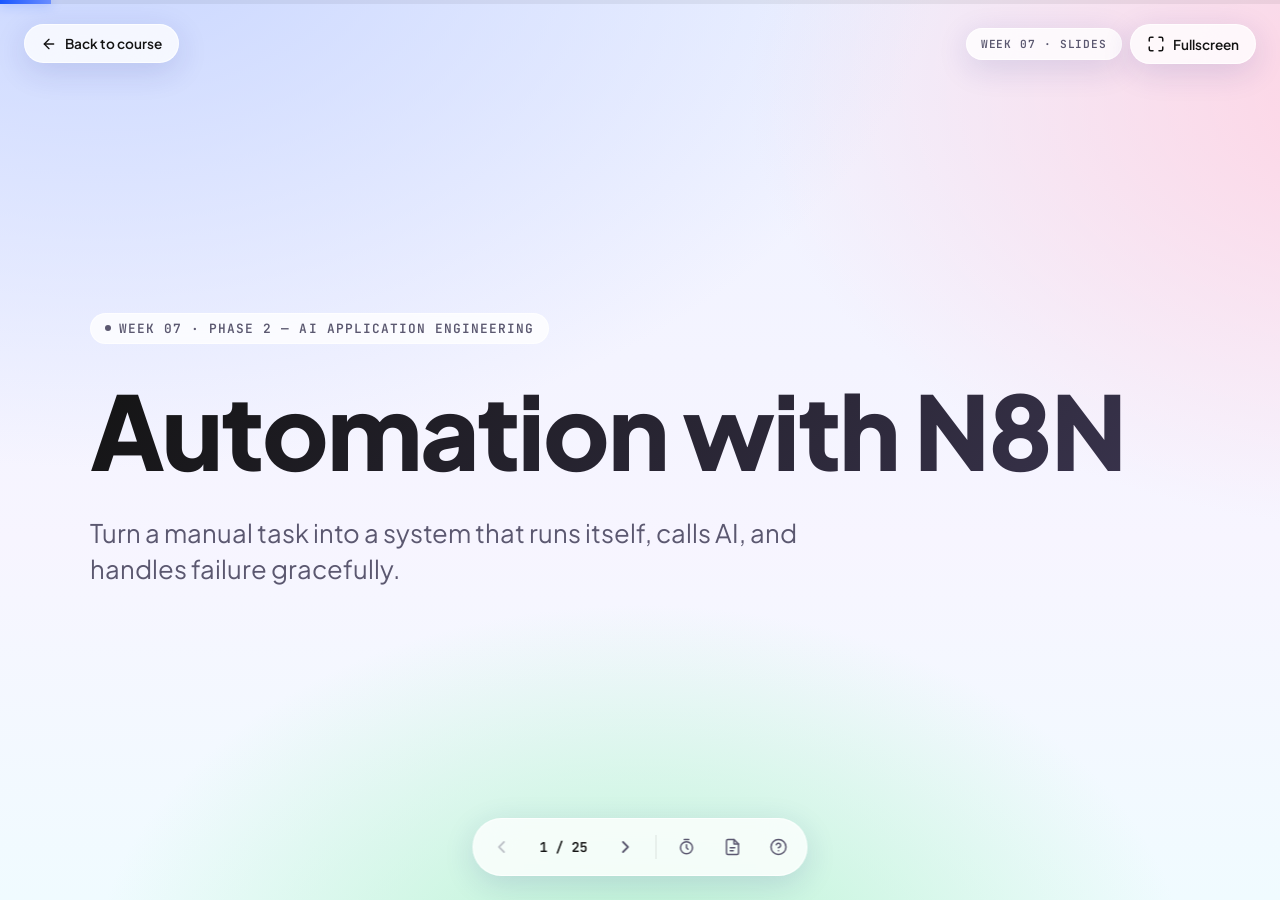
<file: slides/week-07.html>
<!DOCTYPE html>
<html lang="en">
<head>
  <meta charset="UTF-8" />
  <meta name="viewport" content="width=device-width, initial-scale=1.0" />
  <title>Week 7 · Automation with N8N — AI FDE Class</title>
  <link rel="preconnect" href="https://fonts.googleapis.com" />
  <link rel="preconnect" href="https://fonts.gstatic.com" crossorigin />
  <link href="https://fonts.googleapis.com/css2?family=Plus+Jakarta+Sans:wght@200;300;400;500;600;700;800&family=JetBrains+Mono:wght@400;500;600;700&display=swap" rel="stylesheet" />
  <script src="../version.js"></script>
  <script>document.write('<link rel="stylesheet" href="slides.css?v=' + ASSET_V + '">');</script>
  <!-- SOCIAL:BEGIN (generated by scripts/inject_meta.py) -->
  <link rel="icon" href="data:image/svg+xml,%3Csvg%20xmlns='http://www.w3.org/2000/svg'%20viewBox='0%200%20100%20100'%3E%3Crect%20width='100'%20height='100'%20rx='22'%20fill='%2307CA6B'/%3E%3Ctext%20x='50'%20y='70'%20font-family='monospace'%20font-size='58'%20font-weight='700'%20fill='white'%20text-anchor='middle'%3E7%3C/text%3E%3C/svg%3E" />
  <meta name="description" content="Wiring services into working pipelines." />
  <meta property="og:type" content="article" />
  <meta property="og:site_name" content="AI FDE Training" />
  <meta property="og:title" content="Week 7 · Automation with N8N" />
  <meta property="og:description" content="Wiring services into working pipelines." />
  <meta property="og:url" content="https://akmalakhpah.github.io/training-ai-fde/slides/week-07.html" />
  <meta property="og:image" content="https://akmalakhpah.github.io/training-ai-fde/og/week-07.png" />
  <meta property="og:image:type" content="image/png" />
  <meta property="og:image:width" content="1200" />
  <meta property="og:image:height" content="630" />
  <meta property="og:image:alt" content="Week 7 · Automation with N8N" />
  <meta name="twitter:card" content="summary_large_image" />
  <meta name="twitter:title" content="Week 7 · Automation with N8N" />
  <meta name="twitter:description" content="Wiring services into working pipelines." />
  <meta name="twitter:image" content="https://akmalakhpah.github.io/training-ai-fde/og/week-07.png" />
  <!-- SOCIAL:END -->
</head>
<body data-week-num="7" data-deck-title="Week 07 · Slides">
  <div class="deck">

    <section class="slide title" data-notes="Welcome to Week 7 — the last taught class before the mid-course checkpoint. This week the theme shifts from 'building AI capabilities' to 'making them run without you'. An FDE is judged by the effort they save the customer, not the models they invoke. By the end of this week you will have watched a workflow trigger itself, call AI, and recover from failure — all without anyone clicking a button.">
      <div class="slide-content">
        <span class="eyebrow"><span class="eyebrow-dot"></span> Week 07 · Phase 2 — AI Application Engineering</span>
        <h1>Automation with N8N</h1>
        <p class="subtitle">Turn a manual task into a system that runs itself, calls AI, and handles failure gracefully.</p>
      </div>
    </section>

    <section class="slide quote" data-notes="Let this one sit. When a customer remembers a product, they remember the friction that was removed — the report that used to take an hour and now just appears, the alert that used to require a dashboard check and now pings Slack. The model is invisible; the time savings are not. That is what automation delivers, and that is what an FDE is paid to produce.">
      <div class="slide-content">
        <span class="eyebrow hook-eyebrow"><span class="eyebrow-dot"></span> The FDE promise</span>
        <p class="pull-quote">The customer remembers the effort you saved them, not the model you called.</p>
        <p class="pull-quote-cite">— the job description, in one sentence</p>
      </div>
    </section>

    <section class="slide" data-notes="These are the five things you should be able to do by Friday — not 'have heard about'. Everything this week anchors to one of these five. Objective 4 is the one that separates a real production system from a prototype: an automation that fails silently is actively dangerous. Objective 5 is the one that separates an engineer from a tool user — knowing when this tool is the wrong answer is as valuable as knowing how to use it.">
      <div class="slide-content">
        <span class="eyebrow">Learning objectives</span>
        <h2>By Friday you can</h2>
        <ul class="big-list">
          <li>Automate a real workflow end to end with N8N.</li>
          <li>Trigger work on events and schedules, not manual clicks.</li>
          <li>Connect an AI call — and your Week 6 <strong>Anki MCP agent</strong> — into an automation.</li>
          <li>Handle failure inside a workflow with retries, error branches, and alerts.</li>
          <li>Judge where no-code ends and <strong>code begins</strong> — and name what you'd move to.</li>
        </ul>
      </div>
    </section>

    <section class="slide" data-notes="Here is where you are headed today. Note the shape deliberately: the first third is about automation as a discipline — the three modes, when AI belongs in a pipeline at all, and the full landscape of tools — before we touch N8N. That ordering is the point. If you learn the tool first you will reach for it reflexively; if you learn the decision first, the tool becomes one option you chose on purpose. The middle is live work in N8N, and everything built in the demo is the skeleton of your weekly project — follow along in your own instance if you can. The last block returns to judgement: where this tool stops being the right answer.">
      <div class="slide-content">
        <span class="eyebrow">Today</span>
        <h2>Agenda</h2>
        <ol class="numbered-list">
          <li>From "AI I use" to "AI that runs" — the three modes</li>
          <li>When AI automation, and when not — the decision</li>
          <li>The landscape: six kinds of automation, and why N8N here</li>
          <li>What N8N is — nodes, triggers, and data flow</li>
          <li>Triggers: webhooks, schedules, and the difference from a script</li>
          <li>A first real flow: webhook to Slack or Google Sheet</li>
          <li>Adding an AI call: Claude API node inside the flow</li>
          <li>Wiring in the Week 6 Anki MCP agent — seven weeks, one pipeline</li>
          <li>Failure handling: retries, error branches, and alerts</li>
          <li>Where no-code ends and code begins — and the alternatives</li>
          <li>Project brief, reliability check, boundary note, and Q&amp;A</li>
        </ol>
      </div>
    </section>

    <section class="slide" data-notes="Start here, before any tool. Everything the students have done for six weeks has a human in the loop — they open Claude, they paste, they read the answer, they act on it. That is manual generative AI and it is genuinely useful, but it does not scale past the person doing it. The shift this week is from 'AI I use' to 'AI that runs'. Make the point concrete: in Week 6 they built an MCP server that could fill a deck with cards — and every single time, they had to sit at a terminal and start it. The intelligence was already there. What was missing was everything around it: something to notice an event, decide to act, and deliver the result. That surrounding machinery is what automation means, and it is most of what an FDE actually builds.">
      <div class="slide-content">
        <span class="eyebrow">Before we touch a tool</span>
        <h2>From "AI I use" to "AI that runs"</h2>
        <div class="cols">
          <div class="col">
            <h3>Weeks 1–6: a human in the loop</h3>
            <ul>
              <li>You open Claude, you paste, you read, you act</li>
              <li>Every run costs one person's attention</li>
              <li>It stops the moment you stop</li>
              <li>Useful — but it does not scale past you</li>
            </ul>
          </div>
          <div class="col">
            <h3 class="success">Week 7: the loop closes</h3>
            <ul>
              <li>Something notices an event and decides to act</li>
              <li>Runs at 3am, on a weekend, while you are on a call</li>
              <li>The intelligence was already there in Week 6</li>
              <li>What was missing is everything <em>around</em> it</li>
            </ul>
          </div>
        </div>
      </div>
    </section>

    <section class="slide" data-notes="This is the mental model for the whole week — three modes, and they are not a ladder where agentic is 'best'. Manual generative AI: a human asks, the model answers, the human acts. Judgement is high, but a person is required for every single run. Classic automation: an event fires a fixed sequence of steps. No judgement at all — it does the same thing every time — but it needs nobody. That is a cron job or a Zapier zap, and it has existed for decades. Agentic automation is the new thing and it is the combination: an event fires, and what runs is a model with tools that decides which steps to take based on what it finds. Point at the feedback arrow in the middle box — that is the whole difference. A fixed workflow always walks the same path; an agent picks its path at run time. The trap to name now: agentic is not automatically better. It is slower, costs more per run, and is far harder to predict. If the steps never change, you do not want an agent — you want a workflow.">
      <div class="slide-content">
        <span class="eyebrow">The mental model</span>
        <h2>Three modes — and none of them is "best"</h2>
        <div class="code-block">MANUAL GEN AI        you ──ask──▶ [  model  ] ──answer──▶ you ──acts
                     high judgement · a human on every single run

AUTOMATION           event ──▶ [ step · step · step ] ──▶ result
                     zero judgement · same path every time · needs nobody

AGENTIC AUTOMATION   event ──▶ [  model + tools  ] ──▶ result
                                  ▲           │
                                  └─ decides ─┘
                     judgement AND unattended · picks its path at run time</div>
        <div class="stat-grid">
          <div class="stat"><div class="stat-value">Manual</div><div class="stat-label">Judgement, but you are the trigger</div></div>
          <div class="stat"><div class="stat-value">Workflow</div><div class="stat-label">Unattended, but no judgement</div></div>
          <div class="stat"><div class="stat-value">Agentic</div><div class="stat-label">Both — slower, pricier, less predictable</div></div>
        </div>
      </div>
    </section>

    <section class="slide" data-notes="Walk the diagram out loud, left to right, because this is the decision they will actually be paid to make. First question: does this task need judgement on input that changes every run? If no, you do not need AI at all — and say this plainly, because the instinct at this stage of the course is to reach for a model for everything. If the steps are fixed, a workflow or a cron job is the correct, cheaper, more reliable answer. If yes it needs judgement, the second question is whether it has to run without a human. If a person is naturally there anyway — a one-off analysis, an exploratory question — just use Claude directly. Manual is the right answer far more often than people expect. Only when you need both judgement AND unattended execution do you get agentic automation, and that is the expensive quadrant. The line to leave them with: reach for the least intelligent thing that solves the problem. Intelligence is a cost, not a feature.">
      <div class="slide-content">
        <span class="eyebrow">The decision</span>
        <h2>When AI automation — and when not</h2>
        <div class="code-block">              does it need judgement on input
                 that changes every run?
                          │
         ┌────── no ──────┴────── yes ──────┐
         ▼                                  ▼
  are the steps fixed?              must it run with
         │                          no human present?
   ┌─yes─┴─no──┐                    ┌── no ──┴── yes ──┐
   ▼           ▼                    ▼                  ▼
 WORKFLOW    do it by hand      MANUAL GEN AI      AGENTIC
 or CRON     (it's a one-off)   (just use Claude)  AUTOMATION
 no AI                                             the pricey one</div>
        <p class="subtitle" style="margin-top:1.2rem;">Reach for the <strong>least intelligent thing</strong> that solves the problem. Intelligence is a cost, not a feature.</p>
      </div>
    </section>

    <section class="slide" data-notes="Now the landscape, so they know N8N is one option among several rather than the answer. Go type by type. Ask-in-the-moment is Claude chat or Projects — no setup, no reliability, right for one-offs. Scheduled assistant is the newest category and worth flagging: Claude's scheduled tasks and Cowork can run a prompt on a cadence with no infrastructure at all, which is genuinely the right answer for low-volume recurring judgement work like a weekly summary. No-code workflow is Zapier, Make, N8N, Activepieces — the SaaS glue category, and where we spend this week. Code-first workflow is Windmill, Trigger.dev, Inngest, Temporal — real durable execution with retries and idempotency, for when it must be tested and versioned. Custom code plus cron is the one people forget and it is often correct: forty lines of Python on a GitHub Action beats a workflow platform for a nightly job. And agent frameworks — the Claude Agent SDK, or an MCP server driven by an agent loop, which is what they built last week. The honest summary: most real deployments are two or three of these together, not one. Their Week 7 project will be a no-code workflow triggering an agent framework.">
      <div class="slide-content">
        <span class="eyebrow">The landscape</span>
        <h2>Six kinds of automation — pick by shape of problem</h2>
        <div class="cols">
          <div class="col">
            <ul>
              <li><strong>Ask in the moment</strong> — Claude chat, Projects.<br />One-offs. No setup, no reliability.</li>
              <li><strong>Scheduled assistant</strong> — Claude scheduled tasks, Cowork.<br />Recurring judgement, low volume, zero infra.</li>
              <li><strong>No-code workflow</strong> — Zapier, Make, <strong>N8N</strong>, Activepieces.<br />SaaS glue, event-driven, demo-able. ← this week</li>
            </ul>
          </div>
          <div class="col">
            <ul>
              <li><strong>Code-first workflow</strong> — Windmill, Trigger.dev, Inngest, Temporal.<br />Needs tests, versioning, real volume.</li>
              <li><strong>Custom code + cron</strong> — a script on GitHub Actions or Lambda.<br />The forgotten answer. Often the right one.</li>
              <li><strong>Agent framework</strong> — Claude Agent SDK, MCP + agent loop.<br />The task genuinely needs tools and reasoning. ← Week 6</li>
            </ul>
          </div>
        </div>
        <p class="subtitle" style="margin-top:1.1rem;">Most real deployments are <strong>two or three of these together</strong>. Yours this week: a no-code workflow triggering an agent.</p>
      </div>
    </section>

    <section class="slide" data-notes="Close the framing and hand off to the tool. Be honest about why N8N is the teaching vehicle rather than pretending it is the best tool in every case. Three reasons. It is visual, so the customer can read the diagram — that matters enormously in a room where the person paying is not an engineer. It is self-hostable, so it can run inside a customer environment where data cannot leave. And it is fast: minutes to a working flow, which is the real constraint on a deployment week. Then set the expectation for the end of the session: every tool has an exit condition, and by the last block today they will be able to say exactly where they would rip N8N out and what they would move it to. That is the difference between an engineer and a tool user, and it is a graded part of the project.">
      <div class="slide-content">
        <span class="eyebrow">So why N8N?</span>
        <h2>Our vehicle for the week — and why</h2>
        <ul class="big-list">
          <li><strong>Visual</strong> — the customer can read the diagram. Most people paying for your work are not engineers.</li>
          <li><strong>Self-hostable</strong> — it runs inside a customer's environment when their data cannot leave it.</li>
          <li><strong>Fast</strong> — minutes to a working flow. On a deployment, speed to a demo is the real constraint.</li>
          <li><strong>It has MCP nodes</strong> — so last week's Anki agent plugs straight in.</li>
          <li class="danger">Every tool has an exit condition. By the end of today you will name N8N's — and it is graded.</li>
        </ul>
      </div>
    </section>

    <section class="slide" data-notes="N8N is a visual workflow tool: nodes are the boxes, edges are the wires, and data passes through as JSON objects from one node to the next. The key mental model is 'glue and orchestration, not business logic'. Real business logic belongs in your MCP server or your API, not inside a workflow node. N8N is the conductor; your services are the musicians. If you find yourself writing 200 lines of JavaScript in a Function node, you have built your system in the wrong place.">
      <div class="slide-content">
        <span class="eyebrow">What N8N is</span>
        <h2>Nodes, triggers, actions, and data</h2>
        <div class="cols">
          <div class="col">
            <h3>The anatomy of a flow</h3>
            <ul>
              <li><strong>Trigger node</strong> — starts the flow (webhook, schedule, event)</li>
              <li><strong>Action node</strong> — does one thing (HTTP call, Slack message, Sheet row)</li>
              <li><strong>Data</strong> — JSON objects that flow between nodes</li>
              <li><strong>Edge</strong> — the wire connecting two nodes</li>
            </ul>
          </div>
          <div class="col">
            <h3>The rule</h3>
            <ul>
              <li>N8N is glue and orchestration</li>
              <li>Real logic lives in your services, not in Function nodes</li>
              <li>The flow should read like a sentence: 'when X, call Y, then deliver Z'</li>
              <li>If a node grows past ~20 lines of JS, extract it</li>
            </ul>
          </div>
        </div>
      </div>
    </section>

    <section class="slide" data-notes="The trigger is the most important node — it is what makes the difference between a script you remember to run and a system that runs itself. There are three trigger types: manual (development only), schedule (cron syntax, runs on a timer), and webhook (HTTP POST fires the flow immediately). In production you almost never use manual. The webhook trigger generates a unique URL — anything that can make an HTTP call can start your flow. The schedule trigger means you can combine event-driven and time-driven coverage in one system.">
      <div class="slide-content">
        <span class="eyebrow">Block 3 · Triggers</span>
        <h2>Events and schedules, not manual clicks</h2>
        <div class="cols">
          <div class="col">
            <h3>Three trigger types</h3>
            <ul>
              <li><strong>Manual</strong> — for development only; you click 'Execute'</li>
              <li><strong>Schedule</strong> — cron syntax; runs on a timer regardless of events</li>
              <li><strong>Webhook</strong> — any HTTP POST fires the flow immediately</li>
            </ul>
          </div>
          <div class="col">
            <h3 class="success">Why it matters</h3>
            <ul>
              <li>Webhook = 'something happened, react now'</li>
              <li>Schedule = 'every morning at 8am, do this'</li>
              <li>Together they cover both event-driven and time-driven needs</li>
              <li>Neither requires you to be awake or even online</li>
            </ul>
          </div>
        </div>
      </div>
    </section>

    <section class="slide demo" data-notes="Open N8N. Add a Webhook trigger node and copy the generated URL. Use curl or Postman to fire a POST with a JSON body. Watch the incoming data appear in the execution log — this is the moment the concept clicks. Then wire a Slack or Google Sheets node and map one field from the incoming JSON to the destination. The point is not Slack or Sheets specifically; the point is that data flowed from an external caller through N8N to a destination without anyone clicking anything.">
      <div class="slide-content">
        <span class="eyebrow demo-eyebrow"><span class="eyebrow-dot"></span> Live · ~12 min</span>
        <h2>A first real flow: webhook to result</h2>
        <div class="demo-card">
          <ul class="big-list">
            <li>Add a Webhook trigger — N8N generates a unique URL automatically.</li>
            <li>Fire a POST with a JSON body from curl or Postman.</li>
            <li>Inspect the incoming data in the execution log — see the raw JSON.</li>
            <li>Add a Slack or Google Sheets node — map one field from the payload to the destination.</li>
            <li>Fire again. Watch the message arrive. No one clicked anything.</li>
          </ul>
        </div>
      </div>
    </section>

    <section class="slide demo" data-notes="Extend the same flow: after the webhook trigger, add an HTTP Request node that calls the Claude API with the incoming message as the user turn. Set the Authorization header and JSON body shape correctly. Watch the response come back as JSON. Then extract the text content and wire it to a Google Sheet row or Slack message. Key point: the Claude API node is just an HTTP call with the right headers — there is nothing magic about it. Any AI API works the same way in N8N.">
      <div class="slide-content">
        <span class="eyebrow demo-eyebrow"><span class="eyebrow-dot"></span> Live · ~12 min</span>
        <h2>Adding an AI call: Claude API inside the flow</h2>
        <div class="demo-card">
          <ul class="big-list">
            <li>Add an HTTP Request node after the webhook trigger.</li>
            <li>Configure it as a POST to the Claude API — set the Authorization header and JSON body.</li>
            <li>Map the incoming webhook payload as the user message field.</li>
            <li>Inspect the Claude response — extract the text from the nested JSON path.</li>
            <li>Wire the output to Google Sheets or Slack. Flow is now: event — AI — delivery.</li>
          </ul>
        </div>
      </div>
    </section>

    <section class="slide" data-notes="This is the conceptual bridge between Week 6 and Week 7 — and, really, the whole course. In Week 6 you built an MCP server wrapping AI Anki that can execute a multi-step task using tools. This week you trigger that server from an N8N event instead of running it manually from a terminal. The pipeline becomes: a new row of study topics fires N8N, N8N calls your MCP server via HTTP, the server runs generate_cards and add_card, and a summary lands in Slack. Point out how far back this reaches — it is the same app they forked in Week 1, cleaned data from in Week 2, deployed in Week 3, and hardened in Week 4. This is not a toy exercise; it is seven weeks of work finally running by itself.">
      <div class="slide-content">
        <span class="eyebrow">The seven-week pipeline</span>
        <h2>AI Anki, finally running without you</h2>
        <div class="cols">
          <div class="col">
            <h3>What you already built</h3>
            <ul>
              <li><strong>W1</strong> — forked and fixed the AI Anki app</li>
              <li><strong>W3</strong> — deployed it live, broke it, recovered it</li>
              <li><strong>W4</strong> — hardened its Claude feature into real JSON</li>
              <li><strong>W6</strong> — wrapped it in an MCP server with tools</li>
            </ul>
          </div>
          <div class="col">
            <h3 class="success">What Week 7 adds</h3>
            <ul>
              <li>A new row of study topics fires N8N automatically</li>
              <li>N8N calls <span class="code-inline">generate_cards</span> on your MCP server</li>
              <li>Cards land in a deck; a summary posts to Slack</li>
              <li>No terminal, no human, no manual step anywhere</li>
            </ul>
          </div>
        </div>
      </div>
    </section>

    <section class="slide demo" data-notes="This is the most important part of the week. Get the Week 6 Anki MCP server running and reachable over HTTP via a webhook endpoint or small wrapper. In N8N add an HTTP Request node that calls it. Fire the full flow: a new row of study topics hits N8N, N8N calls the MCP agent, cards land in the deck, summary posts to Slack. Then — and this contrast is the lesson — break a step on purpose: shut down the MCP server or point to a bad URL. Watch what happens with no error handling: silent failure, no alert, the flow shows red and no one is notified. Then add a retry, an error branch, and a Slack alert. The before-and-after is what you will remember.">
      <div class="slide-content">
        <span class="eyebrow demo-eyebrow"><span class="eyebrow-dot"></span> Live · ~12 min</span>
        <h2>Wire the Anki MCP agent in — then break it on purpose</h2>
        <div class="demo-card">
          <ul class="big-list">
            <li>Add an HTTP Request node that calls the Week 6 Anki MCP server.</li>
            <li>Fire the full pipeline: new topic row — N8N — <span class="code-inline">generate_cards</span> — deck + Slack.</li>
            <li>Now break it: shut down the MCP server or point to a bad URL. Fire the flow again.</li>
            <li>Show what silent failure looks like — the flow turns red and no one knows.</li>
            <li>Add a retry, an error branch, and a Slack alert. Fire again. See the difference.</li>
          </ul>
        </div>
      </div>
    </section>

    <section class="slide" data-notes="This is the most important conceptual idea in the deck. An automation that fails silently is actively worse than no automation, because no one notices the work is not getting done. There are three layers: retries handle transient errors like a briefly-down API; error branches handle permanent failures by routing to a fallback path or alert node; alerts make failure visible immediately rather than at the next manual check. Design the unhappy path on purpose — it is the part that will page you at 2am if you skip it today.">
      <div class="slide-content">
        <span class="eyebrow">Block 7 · Failure handling</span>
        <h2>Design the unhappy path on purpose</h2>
        <div class="cols">
          <div class="col">
            <h3 class="danger">Silent failure is the worst failure</h3>
            <ul>
              <li>No visible error means no one knows work stopped</li>
              <li>Work quietly not getting done for hours or days</li>
              <li>Usually discovered by a customer, not by you</li>
              <li>Worse than having no automation at all</li>
            </ul>
          </div>
          <div class="col">
            <h3>Three layers of protection</h3>
            <ul>
              <li><strong>Retry</strong> — handle transient errors automatically</li>
              <li><strong>Error branch</strong> — route failures to a fallback path or alert node</li>
              <li><strong>Alert</strong> — make failure visible in Slack or email immediately</li>
            </ul>
          </div>
        </div>
      </div>
    </section>

    <section class="slide" data-notes="Say this part plainly, because it is the honest version of the week. N8N is the fastest path to a working automation and it is genuinely the right first move on a deployment — you can build it in the room with the customer watching, and they can read the diagram. But it is a tool with an exit condition, and a good engineer knows it before they start. The rule is glue versus logic: the trigger, the routing, the field mapping, and the delivery legitimately belong in the workflow. Decisions, prompts, data shaping, and anything that needs tests or version control do not — those belong in your MCP server or your API. The question that decides it: what breaks first if this runs 100 times a minute instead of 10 times a day? Also mention licensing, because a customer will eventually ask: n8n is Sustainable Use License, not open source. Self-hosting and customer deployments are fine; embedding it in a product you sell is not.">
      <div class="slide-content">
        <span class="eyebrow">The judgement call</span>
        <h2>Where no-code ends and code begins</h2>
        <div class="cols">
          <div class="col">
            <h3 class="success">Glue — stays in N8N</h3>
            <ul>
              <li>The trigger — webhook, schedule, new row</li>
              <li>Routing and branching between services</li>
              <li>Field mapping between systems</li>
              <li>Delivery — Slack, Sheets, a database write</li>
            </ul>
          </div>
          <div class="col">
            <h3 class="danger">Logic — moves to code</h3>
            <ul>
              <li>Decisions and business rules</li>
              <li>Prompts and anything schema-shaped</li>
              <li>Anything that needs tests or version control</li>
              <li>Anything a Function node grew past ~20 lines to do</li>
            </ul>
          </div>
        </div>
        <p class="subtitle" style="margin-top:1.2rem;">The question that settles it: <strong>what breaks first if this runs 100×/minute instead of 10×/day?</strong></p>
      </div>
    </section>

    <section class="slide" data-notes="You should be able to name these unprompted when a customer asks 'why n8n?'. Being able to say why you did not pick the others is what makes the choice sound like engineering rather than habit. Windmill is the closest true upgrade — open source, self-hostable, scripts-first with a generated UI, so you keep the visual demo but write real code. Trigger.dev and Inngest are code-first durable workflow engines: proper retries, idempotency, and durable execution, but you lose the diagram the customer can point at. Zapier and Make are only worth it if the customer already lives there. And sometimes the right answer is genuinely a cron job and forty lines of Python — do not build a workflow platform for something that runs once a night. One more point worth making out loud: n8n's licence is Sustainable Use, not open source, so self-hosting and customer deployments are fine but embedding it in a product you sell is not.">
      <div class="slide-content">
        <span class="eyebrow">Name them when the customer asks 'why N8N?'</span>
        <h2>What you'd move to — and when</h2>
        <ul class="big-list">
          <li><strong>Windmill</strong> — the closest upgrade. Open source, self-hosted, scripts-first with a generated UI. Real code, but you keep the diagram.</li>
          <li><strong>Trigger.dev / Inngest</strong> — code-first durable workflows. Proper retries and idempotency; you lose the visual the customer can point at.</li>
          <li><strong>Zapier / Make</strong> — only if the customer already lives there. Weaker for engineers, no self-hosting.</li>
          <li><strong>A cron job and 40 lines of Python</strong> — often the honest answer. Don't deploy a platform for a nightly task.</li>
          <li><span class="danger">Licence check:</span> N8N is <em>Sustainable Use License</em>, not open source. Deploy it freely; don't embed it in a product you sell.</li>
        </ul>
      </div>
    </section>

    <section class="slide" data-notes="The reliability check is a required part of the project submission and it forces you to think adversarially about your own system before you ship it. The question is deceptively simple but the thinking is not: which single node is most likely to fail, and what does the flow do when it does? Acceptable answers include: the MCP server goes down and the error branch sends a Slack alert; the Claude API returns a 429 and the retry waits 10 seconds before trying again; the Google Sheets API times out and the row is written to a fallback CSV. The only unacceptable answer is 'it will not fail' — every external call can fail.">
      <div class="slide-content">
        <span class="eyebrow">Required submission component</span>
        <h2>Reliability check</h2>
        <div class="demo-card">
          <p style="font-size: clamp(1.1rem, 1.8vw, 1.4rem); margin-bottom: 1.2rem;">One line in your submission. Answer both parts:</p>
          <ul class="big-list">
            <li><strong>Name the step most likely to fail</strong> — be specific: which node, which failure mode.</li>
            <li><strong>Show what your flow does when it does</strong> — retry count, error branch path, alert destination.</li>
            <li>'It will not fail' is not an acceptable answer. Every external call can fail.</li>
            <li>Test it: break that step on purpose before submitting. Include a screenshot of the error branch firing.</li>
          </ul>
        </div>
      </div>
    </section>

    <section class="slide" data-notes="This is the second required note in the submission and it is new this week. The reliability check asks what happens when your flow breaks; the boundary note asks when your flow should stop being a flow. Two or three lines: which single step you would move out of N8N and into code first, what would force the move, and what you would move it to. Good answers sound like: 'the Claude call and its retry logic — the moment I need to test the prompt or version it, it belongs in my MCP server, and it already is one HTTP hop away.' Or: 'the field-cleaning Function node — it is already 30 lines of JavaScript with no tests, and I would move it into the Anki app as a real endpoint.' The unacceptable answer is 'nothing'. Every workflow has a step that outgrows the canvas, and an FDE who cannot name it will keep building on n8n long past the point where it was the right tool.">
      <div class="slide-content">
        <span class="eyebrow">Required submission component · new this week</span>
        <h2>Boundary note</h2>
        <div class="demo-card">
          <p style="font-size: clamp(1.1rem, 1.8vw, 1.4rem); margin-bottom: 1.2rem;">Two or three lines. The reliability check asks what happens when it breaks — this asks when it should stop being a flow at all.</p>
          <ul class="big-list">
            <li><strong>Which step</strong> would you move out of N8N and into code <em>first</em>?</li>
            <li><strong>What forces the move</strong> — volume, testing, versioning, or logic that outgrew a node?</li>
            <li><strong>What would you move it to</strong> — your MCP server, your API, Windmill, a cron job?</li>
            <li><span class="danger">'Nothing' is not an answer.</span> Every workflow has one. Naming it is the skill.</li>
          </ul>
        </div>
      </div>
    </section>

    <section class="slide" data-notes="Read the project brief carefully — every requirement maps directly to a learning objective. 'External trigger' means a webhook, a new row appearing, or an incoming message — not a manual Execute click. The AI step must be genuine: your Week 6 MCP agent or a real Claude API call that does something useful with the incoming data. The delivery destination must be somewhere real: a Sheet, a Slack channel, or a database. The failure path is non-negotiable — a project without it is incomplete. The stretch goal of adding a schedule trigger turns the system into one that covers both event-driven and time-driven automation.">
      <div class="slide-content">
        <span class="eyebrow">Weekly project</span>
        <h2>Automate a real manual task end to end</h2>
        <div class="cols">
          <div class="col">
            <h3>Four requirements</h3>
            <ol class="numbered-list">
              <li>External trigger — webhook, new row, or incoming message (not a manual click)</li>
              <li>AI step — your Week 6 Anki MCP agent or a Claude API call</li>
              <li>Useful delivery — a deck, a Google Sheet, Slack, or a database row</li>
              <li>At least one failure path handled gracefully, not silently</li>
            </ol>
          </div>
          <div class="col">
            <h3>Deliverables</h3>
            <ul>
              <li>Exported N8N workflow file</li>
              <li>Short note — task removed, failure handling, boundary</li>
              <li>The reliability check <em>and</em> the boundary note</li>
              <li>3–5 min demo triggering it live and showing the failure path</li>
            </ul>
          </div>
        </div>
        <p class="subtitle" style="margin-top:1.2rem;"><span class="success">Recommended path:</span> automate your own AI Anki pipeline — a new topic row fires the flow, your MCP server fills the deck, Slack gets the summary.</p>
      </div>
    </section>

    <section class="slide" data-notes="Self-learn is 6 to 8 hours this week across four focused topics. Topic A covers N8N fundamentals — the official quickstart doc and the 2025 YouTube quick-start are the two best starting resources. Topic B is connecting an AI call inside a flow — the N8N 'Build an AI workflow' tutorial at docs.n8n.io is the right guide. Topic C is wiring your Week 6 MCP agent into N8N — use the AI prompt in the brief verbatim to explore the three connection options and their trade-offs. Topic D is failure handling — use the AI prompt to get a failure-mode checklist that should directly inform your reliability check submission. Topic E is the judgement topic and it feeds the boundary note directly: mark every node in your own flow as glue or logic, skim the licence so you can answer a customer, and spend twenty minutes looking at one code-first alternative. You are not learning Windmill this week — you are learning that it exists and what it buys you. Paste the prompts into Claude exactly as written.">
      <div class="slide-content">
        <span class="eyebrow">Self-learn · 6 to 8 hrs</span>
        <h2>Five topics this week</h2>
        <ul class="big-list">
          <li><strong>Topic A (1.5–2 hrs):</strong> N8N fundamentals — official quickstart docs + 'n8n Quick Start Tutorial: Build Your First Workflow [2025]' on YouTube.</li>
          <li><strong>Topic B (1.5 hrs):</strong> AI call inside a flow — N8N 'Build an AI workflow' tutorial at docs.n8n.io/advanced-ai/intro-tutorial/.</li>
          <li><strong>Topic C (1.5 hrs):</strong> Wire your Week 6 Anki MCP agent into N8N — compare webhook, HTTP request, and wrapper options.</li>
          <li><strong>Topic D (1–1.5 hrs):</strong> Failure handling — retries, error branches, and alerts. Use the AI prompt to get a failure-mode checklist.</li>
          <li><strong>Topic E (1 hr):</strong> Where no-code ends — mark your nodes glue-or-logic, read the N8N licence, and spend 20 minutes on Windmill, Trigger.dev, or Inngest.</li>
        </ul>
      </div>
    </section>

    <section class="slide" data-notes="These are the common pitfalls. The first is hiding all logic in one giant Function node, which defeats the purpose of N8N as orchestration. The second is submitting a happy-path-only flow with no failure handling — it will be returned for revision. The third is using a Manual trigger in the final submission — external trigger is a hard requirement. The fourth is tightly coupling the MCP server address into the N8N flow so it breaks if the server moves. The fifth is rewriting prompt logic inside the flow when the MCP agent already handles it cleanly.">
      <div class="slide-content">
        <span class="eyebrow">Don't</span>
        <h2>Common pitfalls this week</h2>
        <ul class="big-list">
          <li>Hiding all logic in one giant Function node — N8N is orchestration, not a code editor.</li>
          <li>Submitting a happy-path-only flow with no failure handling — it will be returned.</li>
          <li>Using a Manual trigger in the final submission — external trigger is non-negotiable.</li>
          <li>Tightly coupling the MCP server address into N8N so it breaks if the server moves.</li>
          <li>Rewriting prompt logic inside the flow when the MCP agent already handles it.</li>
          <li>Answering the boundary note with 'nothing' — every workflow has a step that outgrows the canvas.</li>
        </ul>
      </div>
    </section>

    <section class="slide" data-notes="The mid-course checkpoint is not an exam — it is a trend review. Reviewers look at all seven Phase 1 and Phase 2 deliverables together and ask: is quality improving week over week, are the Phase 2 foundations solid? If you are shaky on LLM patterns, RAG, MCP, or automation you get a short focused remediation task before Week 8 begins. This is not a punishment; it is the programme moving at the pace of understanding rather than the pace of the calendar. Treat this week's automation project as your Phase 2 capstone — it is the most integrative project so far.">
      <div class="slide-content">
        <span class="eyebrow">End of Phase 2</span>
        <h2>Mid-course checkpoint — right after this week</h2>
        <div class="demo-card">
          <ul class="big-list">
            <li>A half-day trend review covering all seven Phase 1 and Phase 2 deliverables.</li>
            <li>Reviewers ask: is quality improving, and are Phase 2 foundations solid?</li>
            <li>Anyone shaky on LLM patterns, RAG, MCP, or automation gets a short remediation task.</li>
            <li>Phase 3 begins after the checkpoint — remediation is investment, not delay.</li>
            <li>Treat this week's project as your Phase 2 capstone. Make it count.</li>
          </ul>
        </div>
      </div>
    </section>

    <section class="slide recap" data-notes="Four things to hold onto, then a look ahead. The trigger is what turns a script into a system that runs itself. Failure handling is not optional — an automation that fails silently is worse than no automation. Weeks 1 through 7 compound into a real production pattern: the Anki app they forked, deployed, hardened, and wrapped now fills its own decks with nobody at a terminal. And the last one is the FDE lesson — N8N is the fastest first move and a tool with an exit condition, and knowing which step leaves first is what separates engineering from habit. Then Week 8: after the mid-course checkpoint, the focus shifts from building to scoping — how to turn a vague business problem into a concrete, actionable plan. Note that this week's boundary note is the first rep at exactly that kind of judgement call.">
      <div class="slide-content">
        <span class="eyebrow recap-eyebrow"><span class="eyebrow-dot"></span> Recap</span>
        <h2>If you remember four things</h2>
        <div class="recap-card">
          <ul class="big-list">
            <li>The trigger is what turns a script into a system that runs itself.</li>
            <li>An automation that fails silently is worse than no automation — design the unhappy path on purpose.</li>
            <li>Seven weeks, one pipeline: the Anki app you forked now fills its own decks, unattended.</li>
            <li>N8N is the fastest first move <em>and</em> a tool with an exit condition. Know which step leaves first.</li>
          </ul>
          <div class="next-up">
            <div>
              <div class="label">Next week</div>
              <div class="title">Week 08 · Scoping Ambiguity — turn a vague business problem into a concrete plan (after the mid-course checkpoint).</div>
            </div>
          </div>
        </div>
      </div>
    </section>

  </div>
  <script>
    // Asset version comes from ../version.js (window.ASSET_V), loaded in <head>.
    ['../config.js','slides.js'].forEach(function (s) {
      document.write('<script src="' + s + '?v=' + ASSET_V + '"><\/script>');
    });
  </script>
</body>
</html>
</file>
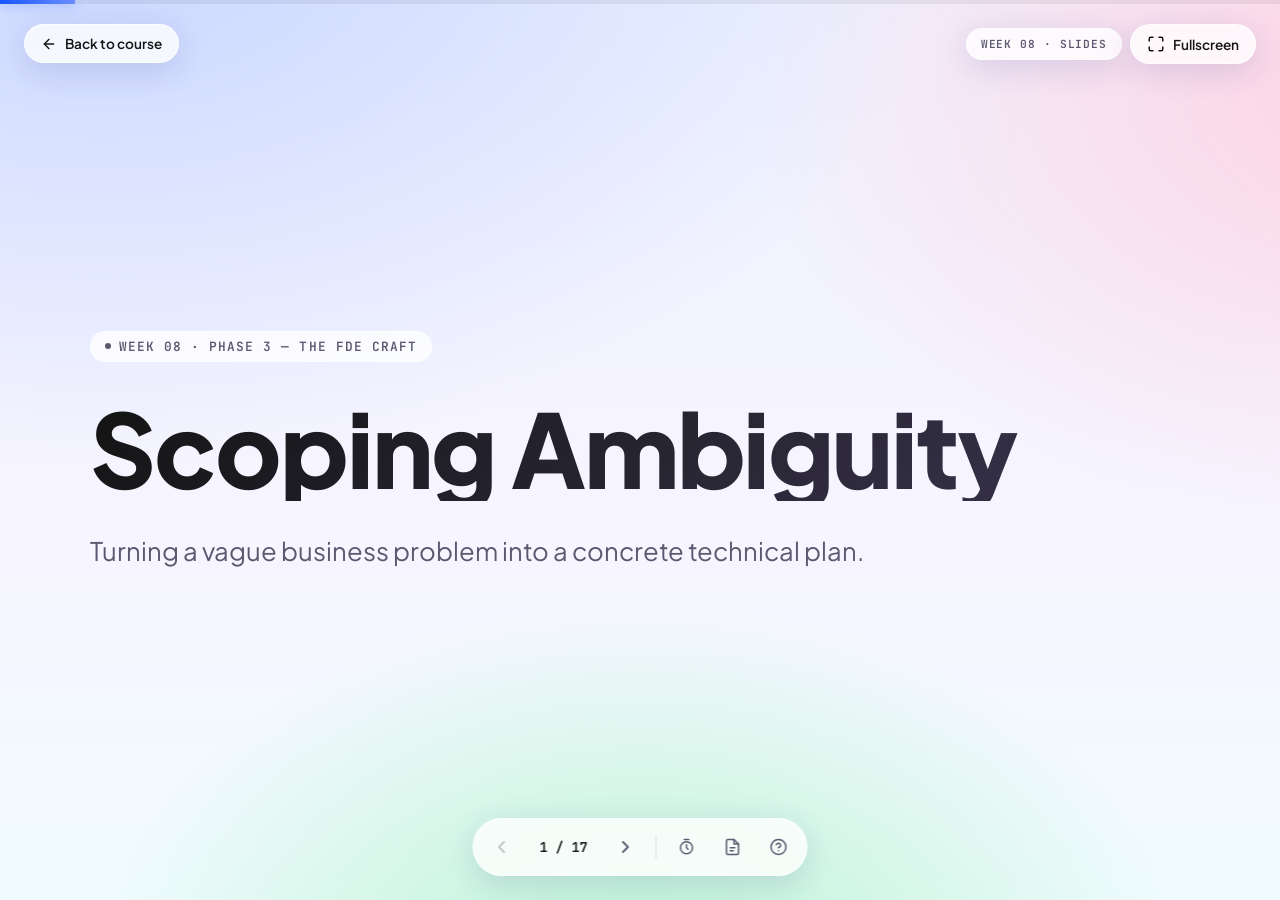
<file: slides/week-08.html>
<!DOCTYPE html>
<html lang="en">
<head>
  <meta charset="UTF-8" />
  <meta name="viewport" content="width=device-width, initial-scale=1.0" />
  <title>Week 8 · Scoping Ambiguity — AI FDE Class</title>
  <link rel="preconnect" href="https://fonts.googleapis.com" />
  <link rel="preconnect" href="https://fonts.gstatic.com" crossorigin />
  <link href="https://fonts.googleapis.com/css2?family=Plus+Jakarta+Sans:wght@200;300;400;500;600;700;800&family=JetBrains+Mono:wght@400;500;600;700&display=swap" rel="stylesheet" />
  <script src="../version.js"></script>
  <script>document.write('<link rel="stylesheet" href="slides.css?v=' + ASSET_V + '">');</script>
  <!-- SOCIAL:BEGIN (generated by scripts/inject_meta.py) -->
  <link rel="icon" href="data:image/svg+xml,%3Csvg%20xmlns='http://www.w3.org/2000/svg'%20viewBox='0%200%20100%20100'%3E%3Crect%20width='100'%20height='100'%20rx='22'%20fill='%23F4A52A'/%3E%3Ctext%20x='50'%20y='70'%20font-family='monospace'%20font-size='58'%20font-weight='700'%20fill='white'%20text-anchor='middle'%3E8%3C/text%3E%3C/svg%3E" />
  <meta name="description" content="Turning a vague brief into a real plan." />
  <meta property="og:type" content="article" />
  <meta property="og:site_name" content="AI FDE Training" />
  <meta property="og:title" content="Week 8 · Scoping Ambiguity" />
  <meta property="og:description" content="Turning a vague brief into a real plan." />
  <meta property="og:url" content="https://akmalakhpah.github.io/training-ai-fde/slides/week-08.html" />
  <meta property="og:image" content="https://akmalakhpah.github.io/training-ai-fde/og/week-08.png" />
  <meta property="og:image:type" content="image/png" />
  <meta property="og:image:width" content="1200" />
  <meta property="og:image:height" content="630" />
  <meta property="og:image:alt" content="Week 8 · Scoping Ambiguity" />
  <meta name="twitter:card" content="summary_large_image" />
  <meta name="twitter:title" content="Week 8 · Scoping Ambiguity" />
  <meta name="twitter:description" content="Turning a vague brief into a real plan." />
  <meta name="twitter:image" content="https://akmalakhpah.github.io/training-ai-fde/og/week-08.png" />
  <!-- SOCIAL:END -->
</head>
<body data-week-num="8" data-deck-title="Week 08 · Slides">
  <div class="deck">

    <section class="slide title" data-notes="Welcome to Phase 3: The FDE Craft. This is where the programme shifts from 'can you build it' to 'are you building the right thing'. This session is owned by a Product Manager, and there is a reason for that: scoping is fundamentally about decision-making before any code is written. Set the tone in your head now — the technical work is the easy half; the hard half is figuring out what to build before you build it.">
      <div class="slide-content">
        <span class="eyebrow"><span class="eyebrow-dot"></span> Week 08 · Phase 3 — The FDE Craft</span>
        <h1>Scoping Ambiguity</h1>
        <p class="subtitle">Turning a vague business problem into a concrete technical plan.</p>
      </div>
    </section>

    <section class="slide quote" data-notes="This quote is the core tension of the whole session. You have probably heard a version of this from a stakeholder already. Your instinct is to start building immediately — resist that. The brief is almost never the real problem. Sit with this for a moment: have you heard a request like this, and what did you do next?">
      <div class="slide-content">
        <span class="eyebrow hook-eyebrow"><span class="eyebrow-dot"></span> The brief</span>
        <p class="pull-quote">'We want to use AI.'</p>
        <p class="pull-quote-cite">— every stakeholder, before the clarifying question</p>
      </div>
    </section>

    <section class="slide" data-notes="These are the four learning objectives — they define what success looks like by the end of the week. Each one is a concrete action, not a passive understanding. Objective four — writing a scoping document — is the deliverable you will defend in the assessment. This week is roughly 90 minutes of taught class followed by 12 to 16 hours of self-learn and project work.">
      <div class="slide-content">
        <span class="eyebrow">Learning objectives</span>
        <h2>By Friday you can</h2>
        <ul class="big-list">
          <li>Turn a vague business problem into a concrete technical plan.</li>
          <li>Find the real problem behind the stated one.</li>
          <li>Say no to the wrong solution without losing the customer.</li>
          <li>Write a clear scoping document with an explicit what-we-will-not-build section.</li>
        </ul>
      </div>
    </section>

    <section class="slide" data-notes="Here is what is coming. This class is structured around live drills, not lectures — every block after the framing is interactive. You will be put on the spot with one-line briefs and asked to find the real problem in real time. That discomfort is intentional, and it is exactly what the job feels like on day one with a new customer.">
      <div class="slide-content">
        <span class="eyebrow">Today</span>
        <h2>Agenda</h2>
        <ol class="numbered-list">
          <li>Why briefs are vague — the cost of building the wrong thing</li>
          <li>The clarifying question — asking 'why' until the goal is visible</li>
          <li>Finding the real problem behind the stated request</li>
          <li>Setting scope boundaries — what is in, what is explicitly out</li>
          <li>Pushing back without losing the customer</li>
          <li>Live: filling a scoping document on screen</li>
        </ol>
      </div>
    </section>

    <section class="slide two-col" data-notes="This is the fundamental insight of the session. Customers describe symptoms because they experience pain at the symptom level — they do not see the underlying cause any more than a patient knows their diagnosis. The cost column on the right matters: building the stated request instead of the real need wastes engineering time, erodes trust when the shipped thing does not help, and often makes the real problem harder to solve later. Think of an example you have seen personally before you move on.">
      <div class="slide-content">
        <span class="eyebrow">Why briefs are vague</span>
        <h2>Symptoms vs problems</h2>
        <div class="cols">
          <div class="col">
            <h3>What customers say</h3>
            <ul>
              <li>'We want to use AI.'</li>
              <li>'Fix our support load.'</li>
              <li>'Build us a dashboard.'</li>
              <li>'Automate this process.'</li>
              <li>'Our users are dropping off.'</li>
            </ul>
          </div>
          <div class="col">
            <h3 class="danger">The cost of taking it literally</h3>
            <ul>
              <li>You build the wrong thing, correctly.</li>
              <li>The real problem remains unsolved.</li>
              <li>Engineering time is spent, trust is not earned.</li>
              <li>The business goal was never made explicit.</li>
            </ul>
          </div>
        </div>
      </div>
    </section>

    <section class="slide" data-notes="The clarifying question is a skill, not a personality trait — you can practise it and get better at it. Work through this starter set slowly. 'What does success look like' is the most important question because it forces the stakeholder to articulate a measurable outcome. 'What happens today without this' surfaces the workaround and often reveals that the problem is smaller or different than you assumed. Watch out for leading questions — a question that contains the solution is not a clarifying question, it is a pitch.">
      <div class="slide-content">
        <span class="eyebrow">Block 3 · 12 min</span>
        <h2>The clarifying question</h2>
        <ul class="big-list">
          <li><strong>What does success look like?</strong> — force a measurable outcome, not a vibe.</li>
          <li><strong>Who is the user?</strong> — a teacher, a student, an ops manager each needs a different thing.</li>
          <li><strong>What happens today without this?</strong> — reveals the workaround and the real pain.</li>
          <li><strong>What is the constraint?</strong> — time, cost, data access, existing systems.</li>
          <li><strong>Why now?</strong> — surfaces urgency, deadlines, and political context.</li>
        </ul>
      </div>
    </section>

    <section class="slide demo" data-notes="This is a live drill. You will get a one-line brief drawn from real Pandai and SEA enterprise situations — something like 'we want to use AI', 'fix our support load', 'our students are not finishing the course', or 'we need a recommendation engine'. Take two minutes to generate clarifying questions, then look at what you wrote. Which questions would most change the solution? Which are leading rather than open? This exercise builds the muscle of pausing before designing.">
      <div class="slide-content">
        <span class="eyebrow demo-eyebrow"><span class="eyebrow-dot"></span> Live · ~12 min</span>
        <h2>Ten questions from one brief</h2>
        <div class="demo-card">
          <ul class="big-list">
            <li>You get a one-line brief.</li>
            <li>Generate ten clarifying questions in two minutes. No solutions yet.</li>
            <li>Review them: which questions are open, which are leading?</li>
            <li>Pick out the two or three that would most change the solution.</li>
            <li>Key lesson: good questions postpone the solution; bad questions assume it.</li>
          </ul>
        </div>
      </div>
    </section>

    <section class="slide two-col" data-notes="Take 'fix our support load' as the worked example. Walk the diagnosis chain: support load is high — why? — tickets are repetitive — why? — users cannot find the answer in the docs — is this an AI problem? Maybe it is a docs problem, or a routing problem, or an onboarding problem. The best scoping sometimes ends with 'you do not need AI for this.' That conclusion builds more trust than shipping an AI feature that does not reduce the ticket count. Ask yourself which of these you would have built without the clarifying questions.">
      <div class="slide-content">
        <span class="eyebrow">Block 4 · 12 min</span>
        <h2>Stated request vs real need</h2>
        <div class="cols">
          <div class="col">
            <h3>Stated request</h3>
            <ul>
              <li>'Fix our support load.'</li>
              <li>Assumed solution: AI chatbot.</li>
              <li>Assumed cause: too many tickets.</li>
              <li>Assumed fix: deflect with automation.</li>
            </ul>
          </div>
          <div class="col">
            <h3 class="success">What it might really be</h3>
            <ul>
              <li>Docs are outdated — a writing problem.</li>
              <li>Tickets are misrouted — a process problem.</li>
              <li>One feature confuses everyone — a UX problem.</li>
              <li>Answer: you may not need AI at all.</li>
            </ul>
          </div>
        </div>
      </div>
    </section>

    <section class="slide" data-notes="Scope creep is the default trajectory of any project without explicit boundaries. The key move is writing the out-of-scope list before someone asks for the thing that is on it. Phrasing matters: 'we will not build X' sounds like a refusal; 'in this phase we are focused on Y, so X is out of scope and documented for a potential phase 2' sounds like a plan. Try it: draw the in and out line for one of the briefs from earlier, then challenge where the line sits.">
      <div class="slide-content">
        <span class="eyebrow">Block 5 · 12 min</span>
        <h2>Setting boundaries</h2>
        <ul class="big-list">
          <li>Scope creep is the default — bounding takes deliberate work.</li>
          <li>Write the out-of-scope list <em>before</em> someone asks for what is on it.</li>
          <li>Phrase boundaries as a plan, not a refusal: 'in this phase we focus on X.'</li>
          <li>The what-we-will-not-build section protects the team and sets honest expectations.</li>
          <li>Every feature added without re-scoping steals time from the agreed deliverable.</li>
        </ul>
      </div>
    </section>

    <section class="slide demo" data-notes="This is the most memorable part of the session. You will watch two versions of the same pushback conversation. First, the bad version — a blunt 'no, we will not do that' with no reason or alternative, which ends the relationship. Then the good version — 'I understand why that feels urgent; here is why it is outside the scope we agreed and here is what we could do instead.' Name what changed between the two versions. The answer is: a reason, an acknowledgment of the customer's concern, and a concrete alternative or a phase 2 path.">
      <div class="slide-content">
        <span class="eyebrow demo-eyebrow"><span class="eyebrow-dot"></span> Live · ~12 min</span>
        <h2>Pushing back without losing the customer</h2>
        <div class="demo-card">
          <ul class="big-list">
            <li>You watch the bad pushback: 'no' with no reason — the customer leaves.</li>
            <li>You watch the good pushback: reason + acknowledgment + alternative.</li>
            <li>Formula: 'I understand why. Here is the tradeoff. Here is what we can do.'</li>
            <li>You observe: what changed? Tone, structure, or content?</li>
            <li>Key lesson: 'no' with a reason and an alternative builds trust; 'no' alone loses it.</li>
          </ul>
        </div>
      </div>
    </section>

    <section class="slide demo" data-notes="This is the centrepiece of the class. You will watch the scoping document template get filled live in Google Docs, using one of the briefs from earlier. Every decision is narrated out loud: why this is the real problem and not that one, what the plan assumes, why a specific thing is being left out. The what-we-will-not-build section is where the thinking shows — an empty or vague out-of-scope list is a red flag that the scoping has not been done. This filled document becomes your reference model for the weekly project.">
      <div class="slide-content">
        <span class="eyebrow demo-eyebrow"><span class="eyebrow-dot"></span> Live · ~16 min</span>
        <h2>Filling the scoping document on screen</h2>
        <div class="demo-card">
          <ul class="big-list">
            <li><strong>The real problem</strong> — stated clearly, not the surface request.</li>
            <li><strong>The proposed plan</strong> — concrete, realistic, time-bounded.</li>
            <li><strong>The assumptions</strong> — what must be true for this plan to work.</li>
            <li><strong>What we will not build</strong> — explicit, reasoned, documented.</li>
            <li>Every decision is narrated. Challenge it in real time.</li>
          </ul>
        </div>
      </div>
    </section>

    <section class="slide" data-notes="Link the technical plan to a business outcome a non-engineer actually cares about. This is the last step of scoping and the one most often skipped. If you cannot finish the sentence 'this is worth building because the customer will be able to...' then the scope is not done yet. The business outcome should be expressible in terms of time saved, cost reduced, students reached, or risk lowered — not in terms of lines of code or API calls made. This step is also what the customer remembers when they brief their own leadership.">
      <div class="slide-content">
        <span class="eyebrow">Connecting the dots</span>
        <h2>Linking technical work to a business outcome</h2>
        <ul class="big-list">
          <li>Every scoping document must answer: why is this worth building?</li>
          <li>Finish this sentence: 'This is worth building because the customer will be able to...'</li>
          <li>Frame the value in terms a non-engineer cares about: time, cost, reach, risk.</li>
          <li>Anchor to a number you can estimate — even a rough one is better than none.</li>
          <li>If you cannot articulate the business outcome, the scope is not finished.</li>
        </ul>
      </div>
    </section>

    <section class="slide" data-notes="Here is your self-learn plan for after class — four topics, roughly 6 to 8 hours total. Topic A is problem framing and the clarifying question. Topic B is the stated request versus the real need. Topic C is writing and pressure-testing the scoping document using an AI prompt that acts as a skeptical engineering manager. Topic D is linking work to a business outcome. Each topic has an AI prompt designed so the AI acts as a sparring partner, not just an answer machine — you have to engage, not just read.">
      <div class="slide-content">
        <span class="eyebrow">Self-learn · 6 to 8 hrs</span>
        <h2>This week outside class</h2>
        <ul class="big-list">
          <li><strong>Topic A:</strong> Problem framing and clarifying questions — write ten questions for a vague brief, in priority order.</li>
          <li><strong>Topic B:</strong> Stated request vs real need — work a brief back to three possible underlying problems, one of which needs no AI.</li>
          <li><strong>Topic C:</strong> Writing the scoping document — fill the template, then use the AI prompt to pressure-test it as a skeptical engineering manager.</li>
          <li><strong>Topic D:</strong> Linking to a business outcome — phrase the value in three ways, each anchored to a number you can estimate.</li>
        </ul>
      </div>
    </section>

    <section class="slide" data-notes="Here is your project brief. The brief you receive is deliberately vague — one line, no context. Your first move should be writing clarifying questions, not designing a solution. The deliverable is a Google Doc using the scoping template. The stretch goal — a one-paragraph phase 2 section — rewards you if you can think about sequencing, not just scoping. The assessment is a live defence under pressure, not a written exam, so the document must be something you can speak to from memory.">
      <div class="slide-content">
        <span class="eyebrow">Weekly project · 6 to 8 hrs</span>
        <h2>The deliverable</h2>
        <div class="demo-card">
          <p style="font-size: clamp(1rem, 1.6vw, 1.35rem); margin-bottom: 1rem;">Given a deliberately vague one-line brief, produce a scoping document that states the real problem, a proposed plan, the assumptions, and explicitly what you would not build.</p>
          <ul class="big-list">
            <li>Write your clarifying questions first. Resist designing before you scope.</li>
            <li>State the real problem clearly — not the surface request.</li>
            <li>List assumptions explicitly. Unstated assumptions are hidden risks.</li>
            <li>Write a thoughtful what-we-will-not-build section — this is graded most heavily.</li>
            <li>Link the work to a business outcome a non-engineer cares about.</li>
          </ul>
        </div>
      </div>
    </section>

    <section class="slide" data-notes="The assessment is a live performance under pressure, not a polished presentation. An instructor will play a customer who keeps changing the ask — requesting features that are out of scope, questioning assumptions, proposing an entirely different direction mid-session. You have to hold your scope without getting defensive and without losing the relationship. That combination — confident but not combative — is the core FDE skill this session develops. Here is the rubric, so you know exactly how you will be judged.">
      <div class="slide-content">
        <span class="eyebrow">Assessment · 2 to 3 hrs</span>
        <h2>Defending your scope</h2>
        <ul class="big-list">
          <li>Present your scoping document in class.</li>
          <li>The instructor plays a customer who keeps changing the ask.</li>
          <li>Hold your scope: reason, acknowledge, offer an alternative. Do not fold, do not fight.</li>
          <li><strong>Rubric:</strong> technical execution 30%, handling ambiguity 30%, communication 25%, ownership 15%.</li>
          <li>Definition of done: a reader who only saw the one-line brief understands the real problem, the plan, and what is not being built.</li>
        </ul>
      </div>
    </section>

    <section class="slide" data-notes="These are the failure modes seen most often in scoping exercises. The biggest one is designing before scoping: the moment you start drawing system diagrams from a one-line brief, the session is over. The second biggest is a vague out-of-scope section — if it says 'other features' or 'future work' without specifics, the thinking has not been done. Ask yourself honestly which pitfall you are most at risk of personally before you move to the recap.">
      <div class="slide-content">
        <span class="eyebrow">Common mistakes</span>
        <h2>Pitfalls to avoid</h2>
        <ul class="big-list">
          <li>Designing before scoping — jumping to a solution before finding the real problem.</li>
          <li>A vague out-of-scope section: 'future work' is not a boundary, it is a blank cheque.</li>
          <li>Unstated assumptions — every assumption you hide becomes a risk that surfaces at the worst moment.</li>
          <li>Getting defensive under pressure instead of reasoning through the pushback calmly.</li>
          <li>Forgetting the business outcome — a technically correct scope with no articulated value is still incomplete.</li>
        </ul>
      </div>
    </section>

    <section class="slide recap" data-notes="Here is the session in three sentences. Next up is Week 9 — integration into systems you do not control — and the scoping skill you built this week will be immediately tested when the system you are integrating with behaves unexpectedly. The connection is deliberate: you cannot scope an integration without first understanding the real problem, and you cannot hold a scope boundary when an external API breaks unless you have already agreed what is out of scope.">
      <div class="slide-content">
        <span class="eyebrow recap-eyebrow"><span class="eyebrow-dot"></span> Recap</span>
        <h2>If you remember three things</h2>
        <div class="recap-card">
          <ul class="big-list">
            <li>The brief is never the real problem — your job starts with finding it.</li>
            <li>The what-we-will-not-build section is where the thinking shows.</li>
            <li>'No' with a reason and an alternative builds trust; 'no' alone loses it.</li>
          </ul>
          <div class="next-up">
            <div>
              <div class="label">Next week</div>
              <div class="title">Week 09 · Integration and the Messy Real World — integrate into systems you do not control.</div>
            </div>
          </div>
        </div>
      </div>
    </section>

  </div>
  <script>
    // Asset version comes from ../version.js (window.ASSET_V), loaded in <head>.
    ['../config.js','slides.js'].forEach(function (s) {
      document.write('<script src="' + s + '?v=' + ASSET_V + '"><\/script>');
    });
  </script>
</body>
</html>
</file>
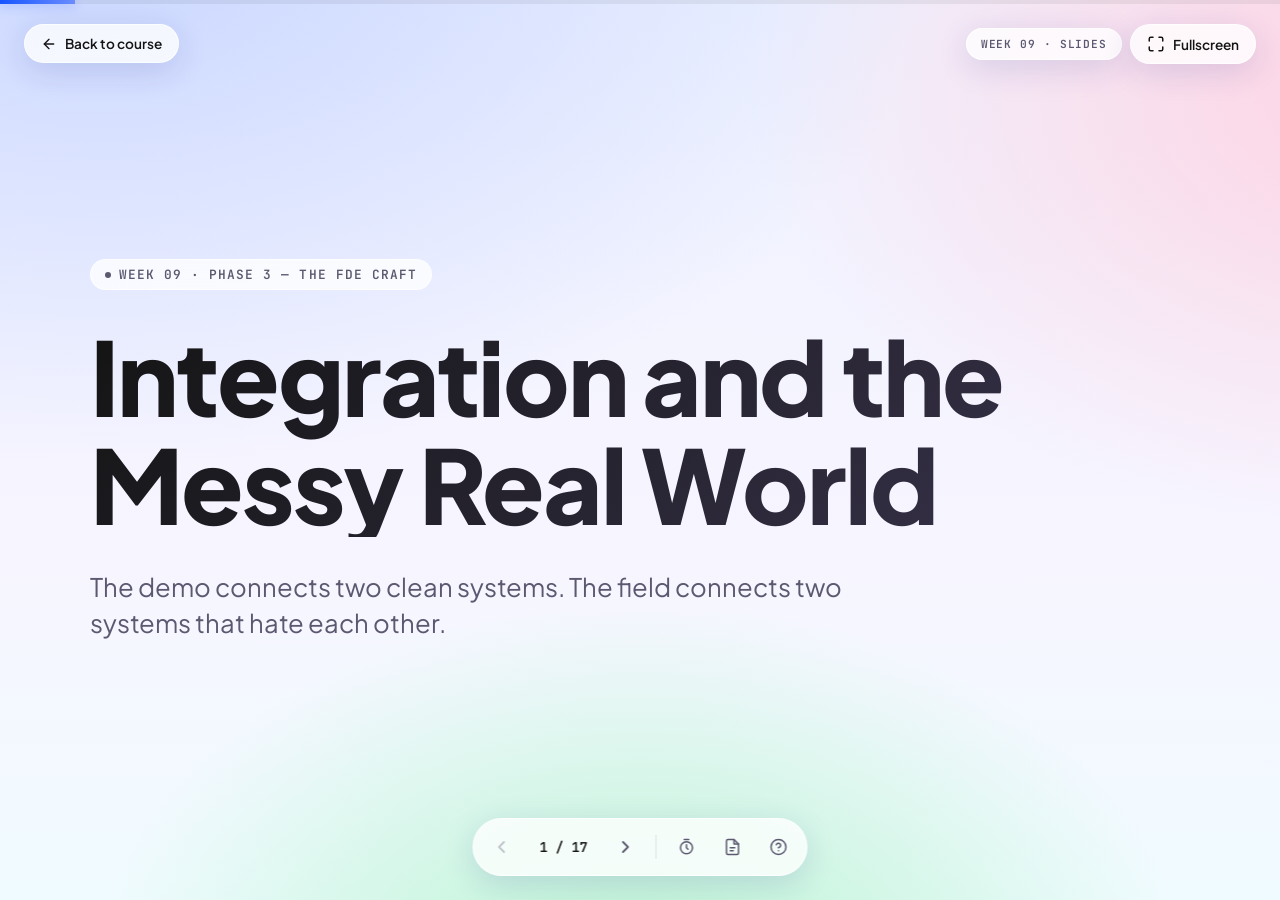
<file: slides/week-09.html>
<!DOCTYPE html>
<html lang="en">
<head>
  <meta charset="UTF-8" />
  <meta name="viewport" content="width=device-width, initial-scale=1.0" />
  <title>Week 9 · Integration and the Messy Real World — AI FDE Class</title>
  <link rel="preconnect" href="https://fonts.googleapis.com" />
  <link rel="preconnect" href="https://fonts.gstatic.com" crossorigin />
  <link href="https://fonts.googleapis.com/css2?family=Plus+Jakarta+Sans:wght@200;300;400;500;600;700;800&family=JetBrains+Mono:wght@400;500;600;700&display=swap" rel="stylesheet" />
  <script src="../version.js"></script>
  <script>document.write('<link rel="stylesheet" href="slides.css?v=' + ASSET_V + '">');</script>
  <!-- SOCIAL:BEGIN (generated by scripts/inject_meta.py) -->
  <link rel="icon" href="data:image/svg+xml,%3Csvg%20xmlns='http://www.w3.org/2000/svg'%20viewBox='0%200%20100%20100'%3E%3Crect%20width='100'%20height='100'%20rx='22'%20fill='%23F4A52A'/%3E%3Ctext%20x='50'%20y='70'%20font-family='monospace'%20font-size='58'%20font-weight='700'%20fill='white'%20text-anchor='middle'%3E9%3C/text%3E%3C/svg%3E" />
  <meta name="description" content="Making it work inside someone else&#x27;s system." />
  <meta property="og:type" content="article" />
  <meta property="og:site_name" content="AI FDE Training" />
  <meta property="og:title" content="Week 9 · Integration and the Messy Real World" />
  <meta property="og:description" content="Making it work inside someone else&#x27;s system." />
  <meta property="og:url" content="https://akmalakhpah.github.io/training-ai-fde/slides/week-09.html" />
  <meta property="og:image" content="https://akmalakhpah.github.io/training-ai-fde/og/week-09.png" />
  <meta property="og:image:type" content="image/png" />
  <meta property="og:image:width" content="1200" />
  <meta property="og:image:height" content="630" />
  <meta property="og:image:alt" content="Week 9 · Integration and the Messy Real World" />
  <meta name="twitter:card" content="summary_large_image" />
  <meta name="twitter:title" content="Week 9 · Integration and the Messy Real World" />
  <meta name="twitter:description" content="Making it work inside someone else&#x27;s system." />
  <meta name="twitter:image" content="https://akmalakhpah.github.io/training-ai-fde/og/week-09.png" />
  <!-- SOCIAL:END -->
</head>
<body data-week-num="9" data-deck-title="Week 09 · Slides">
  <div class="deck">

    <section class="slide title" data-notes="Welcome to Week 9. You are in Phase 3 — The FDE Craft — and this is where things get genuinely hard. Set your expectations now: every demo this week has a workaround baked in, because that is what real integrations look like. Ask yourself: have you ever had a clean integration that just worked first time? For most people the honest answer is almost never.">
      <div class="slide-content">
        <span class="eyebrow"><span class="eyebrow-dot"></span> Week 09 · Phase 3 — The FDE Craft</span>
        <h1>Integration and the Messy Real World</h1>
        <p class="subtitle">The demo connects two clean systems. The field connects two systems that hate each other.</p>
      </div>
    </section>

    <section class="slide quote" data-notes="This is the core tension of the whole week. Tutorials assume clean APIs, sandbox environments, and cooperative vendors. Real customer sites have none of that. The FDE who thrives is not the one who finds perfect conditions — it is the one who builds something reliable out of whatever is actually available. Let this land before you move on.">
      <div class="slide-content">
        <span class="eyebrow hook-eyebrow"><span class="eyebrow-dot"></span> The real world</span>
        <p class="pull-quote">You will rarely get the clean API the docs assume.</p>
        <p class="pull-quote-cite">— every FDE, three weeks into a customer engagement</p>
      </div>
    </section>

    <section class="slide" data-notes="State the four objectives clearly and anchor every block of the class against one of them. 'Integrate into systems you do not control' is the hardest — it means you cannot change the other side. 'Work around legacy constraints' means bad docs, missing features, and partial access are the default, not the exception. Auth mistakes are the most common silent failure mode in production integrations. Workaround documentation is often the highest-leverage thing an FDE leaves behind for the next person.">
      <div class="slide-content">
        <span class="eyebrow">Learning objectives</span>
        <h2>By Friday you can</h2>
        <ul class="big-list">
          <li>Integrate into systems you do not control.</li>
          <li>Work around legacy constraints and bad documentation.</li>
          <li>Use the right authentication pattern for a given system.</li>
          <li>Document workarounds so the next person survives.</li>
        </ul>
      </div>
    </section>

    <section class="slide" data-notes="Here is the agenda so you know where you are in the 90 minutes. Block 4 (auth) and Block 5 (live integration) are the longest at 16 minutes each. The project brief at the end is where you find out exactly what you are building this week.">
      <div class="slide-content">
        <span class="eyebrow">Today</span>
        <h2>Agenda</h2>
        <ol class="numbered-list">
          <li>Why customer environments are messy — the FDE stance (8 min)</li>
          <li>Integration patterns: a decision tree for messy access (12 min)</li>
          <li>Authentication patterns: API keys, OAuth, JWT, webhooks (16 min)</li>
          <li>Live: a real integration, warts and all, with N8N (16 min)</li>
          <li>Legacy constraints and partial access — defensive integration (10 min)</li>
          <li>Documenting workarounds — the three-line note (10 min)</li>
          <li>Project brief and Q&A (5 min)</li>
        </ol>
      </div>
    </section>

    <section class="slide two-col" data-notes="This is the mindset shift of the whole week. The left column is what the demo environment looks like. The right column is what a real customer site looks like after six years of accumulated decisions, vendor lock-in, and staff turnover. The key point: your job is not to fix their environment — it is to build something that works reliably inside it.">
      <div class="slide-content">
        <span class="eyebrow">Customer reality</span>
        <h2>Why customer environments are messy</h2>
        <div class="cols">
          <div class="col">
            <h3>What the demo assumes</h3>
            <ul>
              <li>Clean REST API with full docs</li>
              <li>Sandbox environment available</li>
              <li>Predictable, stable data shapes</li>
              <li>Fast, reliable responses</li>
              <li>Full read and write access</li>
              <li>Vendor support is responsive</li>
            </ul>
          </div>
          <div class="col">
            <h3 class="danger">What you actually find</h3>
            <ul>
              <li>Docs last updated in 2018</li>
              <li>No sandbox — prod only, be careful</li>
              <li>Fields that are always null</li>
              <li>Rate limits not mentioned anywhere</li>
              <li>Read-only access, no exceptions</li>
              <li>Support tickets take weeks</li>
            </ul>
          </div>
        </div>
      </div>
    </section>

    <section class="slide" data-notes="The FDE stance is adapt, not fight. Forcing the customer to change their systems to fit your product is a project that will not close. When the customer says 'we cannot change that system,' your job is to find an integration path that works within that constraint — not to negotiate away the constraint. Keep 'adapt to customer reality' in your head for the rest of the class. This is the most important framing of Phase 3.">
      <div class="slide-content">
        <span class="eyebrow">The FDE stance</span>
        <h2>Adapt to the customer's reality</h2>
        <ul class="big-list">
          <li>The customer's systems are not wrong — they are the environment you must work in.</li>
          <li>Your product must fit their world, not the other way around.</li>
          <li>Constraints are requirements. Treat them as inputs to design, not complaints to escalate.</li>
          <li>The FDE who says 'I can work with that' closes more projects than the one who says 'they should fix their system.'</li>
        </ul>
      </div>
    </section>

    <section class="slide" data-notes="This is a decision tree you can actually use in the field. Start at the top: does a clean API exist? If yes, use it. If not, walk down. File drop and scheduled export are underrated — huge amounts of enterprise data still move this way. Scraping is genuinely a last resort: fragile, legally grey, and the first thing that breaks when the vendor updates their frontend. Ask yourself: if the only access you had was a daily PDF emailed to an inbox, what would you do? Sit with that.">
      <div class="slide-content">
        <span class="eyebrow">Decision tree</span>
        <h2>Integration patterns for messy access</h2>
        <ol class="numbered-list">
          <li><strong>Clean API:</strong> the best case — use it, respect rate limits, handle errors explicitly.</li>
          <li><strong>Webhook:</strong> the system can push events to you — set up a receiver and verify signatures.</li>
          <li><strong>Scheduled export:</strong> CSV, JSON, or XML on a timer — poll and process with deduplication.</li>
          <li><strong>File drop:</strong> vendor puts files in FTP or S3 — watch the folder, process on arrival.</li>
          <li><strong>UI automation:</strong> automate the browser or parse emails — document the fragility clearly.</li>
          <li><strong>Scraping (last resort):</strong> fragile, vendor-dependent, legally grey — use only when nothing else exists.</li>
        </ol>
      </div>
    </section>

    <section class="slide" data-notes="Auth mistakes are the most common way an integration silently fails or quietly leaks data. Learn all four patterns because each one shows up in the field. API keys are simple but get committed to git constantly — store them securely in env vars or a secrets manager. OAuth is the right pattern for user-delegated access; the consent flow is not optional and cannot be faked. JWT tokens are self-contained but expiry logic is often wrong or missing entirely. Webhook HMAC signatures are the thing juniors skip most — skip them and anyone can spoof your endpoint.">
      <div class="slide-content">
        <span class="eyebrow">Security and access</span>
        <h2>Authentication patterns</h2>
        <ul class="big-list">
          <li><strong>API key:</strong> a bearer token passed in a header or query param. Never commit it to git. Store it in env vars or a secrets manager. Rotate on suspected leak.</li>
          <li><strong>OAuth 2.0:</strong> delegated access without sharing passwords. The consent flow hands the user back a scoped token. Do not store the token on the client side.</li>
          <li><strong>JWT:</strong> a signed, self-contained token. Verify the signature server-side on every request. Check the expiry claim. Refresh before it expires, not after.</li>
          <li><strong>Webhook + HMAC signature:</strong> the sending system signs the payload with a shared secret. You recompute and compare the signature before processing. Skip this and anyone can spoof your endpoint.</li>
        </ul>
      </div>
    </section>

    <section class="slide two-col" data-notes="This makes the auth comparison concrete with two directions: outbound (you call them) and inbound (they call you). The key point: auth method follows from who is initiating the call. When your system calls out, you prove your identity with an API key or OAuth token. When an external system calls in via webhook, you verify their identity using an HMAC signature on the payload. Both patterns appear in today's live demo — keep this in mind so you know what to watch for.">
      <div class="slide-content">
        <span class="eyebrow">Auth in two directions</span>
        <h2>Outbound vs inbound authentication</h2>
        <div class="cols">
          <div class="col">
            <h3>Outbound: you call them</h3>
            <ul>
              <li>API key in Authorization header</li>
              <li>OAuth token for user-delegated access</li>
              <li>JWT for service-to-service calls</li>
              <li>Secret stored in env, never in code</li>
              <li>Rotate keys on any suspected leak</li>
            </ul>
          </div>
          <div class="col">
            <h3>Inbound: they call you (webhook)</h3>
            <ul>
              <li>External system sends a POST to your URL</li>
              <li>Sender signs the payload with HMAC-SHA256</li>
              <li>You recompute and compare signatures</li>
              <li>Reject any request that does not match</li>
              <li>Log every rejection — never drop it silently</li>
            </ul>
          </div>
        </div>
      </div>
    </section>

    <section class="slide demo" data-notes="This is the centrepiece of the class. Walk a real integration end to end in N8N, narrating every workaround out loud as you hit it. The field that is always null — show how you added a fallback default and note why. The endpoint that rate-limits at 100 requests per minute with no documentation — show the delay node and the retry logic. The timezone offset that is wrong — show the transform that corrects it before sending. The doc that promised a field that does not exist — show the error handler and the alert. Auth appears in both directions: outbound uses an API key in the header, inbound webhook verifies the HMAC signature. Do not skip the ugly parts — that is exactly the point of this demo.">
      <div class="slide-content">
        <span class="eyebrow demo-eyebrow"><span class="eyebrow-dot"></span> Live · ~16 min</span>
        <h2>A real integration, warts and all</h2>
        <div class="demo-card">
          <ul class="big-list">
            <li>N8N as glue between two systems not designed to talk. Walk the full flow end to end.</li>
            <li>Workaround 1: the field that is always null — add a fallback default, document why.</li>
            <li>Workaround 2: undocumented rate limit at 100 req/min — add a delay and retry node.</li>
            <li>Workaround 3: timezone offset is wrong in source data — transform timestamp before sending.</li>
            <li>Workaround 4: doc says field exists, API returns 404 — add error handler and alert.</li>
            <li>Auth: outbound call uses an API key; inbound webhook verifies the HMAC signature.</li>
          </ul>
        </div>
      </div>
    </section>

    <section class="slide" data-notes="Partial access is not a blocker — it is a constraint to design around. Read-only is the most common: you can still pull data and push it somewhere else you control. No sandbox is genuinely dangerous: make all test calls idempotent, use a test record, and always have a rollback plan. Defensive integration means assuming the other system will break, return garbage, or go silent at 3am — build your flow to detect and survive each of those scenarios. Ask yourself: what happens to your N8N workflow if the external API returns a 503 at 3am with no one watching?">
      <div class="slide-content">
        <span class="eyebrow">Working within constraints</span>
        <h2>Legacy constraints and partial access</h2>
        <ul class="big-list">
          <li><strong>Read-only access:</strong> pull data out, push it somewhere you control, transform it there.</li>
          <li><strong>No sandbox:</strong> make all test calls idempotent. Use a test record — never live customer data.</li>
          <li><strong>System you cannot change:</strong> build your adapter to absorb its quirks, not to fix them upstream.</li>
          <li><strong>Defensive integration:</strong> assume the other side will break. Add health checks, error alerts, and dead-letter handling.</li>
          <li><strong>When it breaks:</strong> your system must fail loudly, not silently — log and alert on every unexpected response shape.</li>
        </ul>
      </div>
    </section>

    <section class="slide" data-notes="The three-line note is the single most transferable habit from this entire week. What: a plain English statement of what the workaround does. Why: the constraint that forced it — the vendor limitation, the broken field, the missing endpoint. What to watch: what will break first, what the correct fix looks like when access improves, and when to revisit. Without this note, the next engineer sees a strange conditional with no comment and either deletes it (breaks things) or is afraid to touch it (accumulates debt). Undocumented workarounds look exactly like bugs.">
      <div class="slide-content">
        <span class="eyebrow">Knowledge transfer</span>
        <h2>Documenting workarounds: the three-line note</h2>
        <div class="code-block">
# Workaround: fallback when vendor contact_email is always null
# Why: vendor API v2 omits email for accounts created before 2021 (vendor support ticket #8823).
# Watch: re-check after vendor migrates legacy accounts (target Q3). Remove fallback once field is populated.
email = record.get('contact_email') or lookup_from_crm(record['id'])
        </div>
        <ul class="big-list">
          <li>Every workaround gets a note: what it does, why it was necessary, what to watch or revisit.</li>
          <li>The next engineer inherits your workarounds. Undocumented, they look like bugs and get deleted.</li>
        </ul>
      </div>
    </section>

    <section class="slide" data-notes="Self-learn is 6 to 8 hours this week across four topics. Topic A is about choosing the right integration pattern — pick two real services and sketch the data flow without assuming a direct API exists. Topic B covers all four auth patterns with real examples; the YouTube video on API auth is around 20 minutes and worth watching in full. Topic C is a defensive integration checklist for legacy systems — extremely practical for your project build. Topic D is short but high-value: practise the three-line workaround note before the project demands it under pressure.">
      <div class="slide-content">
        <span class="eyebrow">Self-learn · 6 to 8 hours</span>
        <h2>This week's independent study</h2>
        <ul class="big-list">
          <li><strong>Topic A (1.5 hrs):</strong> Integration patterns for messy systems — pick two real services, sketch data flow without assuming a direct API, ask Claude for trade-offs and reliability strategies.</li>
          <li><strong>Topic B (2 hrs):</strong> Auth patterns — watch 'API Authentication EXPLAINED!' on YouTube, read the WorkOS and Hookdeck guides, ask Claude to quiz you on auth choices with real scenarios.</li>
          <li><strong>Topic C (1 hr):</strong> Legacy constraints — build your defensive integration checklist for read-only access with no sandbox using Claude as a sparring partner.</li>
          <li><strong>Topic D (45 min):</strong> Workaround documentation — practise writing the three-line note on a real or hypothetical constraint before the project demands it.</li>
        </ul>
      </div>
    </section>

    <section class="slide" data-notes="Your project is a real integration, not a toy. Two systems that genuinely were not designed to talk, connected via N8N, a webhook, or custom code. Pushing an AI step result into a Google Sheet triggered by an external event is a good default if you are stuck choosing systems. The most common failure mode is stopping at the happy path — hitting a snag and documenting the workaround is required, not optional. The deliverable is the working integration plus the workaround documentation; both are assessed.">
      <div class="slide-content">
        <span class="eyebrow">Weekly project</span>
        <h2>Build and document a real integration</h2>
        <div class="demo-card">
          <ul class="big-list">
            <li>Connect two systems not designed to talk using N8N, a webhook, or custom code.</li>
            <li>Example: push an AI step result into a Google Sheet, Slack, or a database, triggered by an external event.</li>
            <li>At least one real authentication step: API key, OAuth, JWT, or verified webhook signature.</li>
            <li>Every workaround documented with the three-line note (what, why, what to watch).</li>
            <li>Evidence you adapted to constraints rather than wishing them away.</li>
          </ul>
        </div>
      </div>
    </section>

    <section class="slide" data-notes="These five steps give you a clear build plan. Step 2 — deciding the integration pattern and auth method before writing code — is skipped most often and costs the most time to fix later. Step 3 must confirm the happy path works before you layer workarounds on top; debugging both at once is a trap. Step 4 is the core of the assessment: hit the inevitable snag, build the workaround, and write the note immediately while the context is fresh. The stretch goal of detecting data shape changes is extremely practical and worth attempting if you finish the core early.">
      <div class="slide-content">
        <span class="eyebrow">Project steps</span>
        <h2>How to approach the build</h2>
        <ol class="numbered-list">
          <li>Pick two systems and identify the data that must move between them.</li>
          <li>Decide the integration pattern and the auth method before writing a single line of code.</li>
          <li>Build the happy path first. Confirm data moves correctly end to end.</li>
          <li>Hit the inevitable snag. Build the workaround and write the three-line note immediately.</li>
          <li>Review the workaround documentation: could a stranger maintain this without calling you?</li>
        </ol>
      </div>
    </section>

    <section class="slide" data-notes="Watch for these pitfalls before you hit them — most are predictable and preventable. Skipping webhook signature verification is the most dangerous: an unverified endpoint is an open door to spoofed events. Undocumented workarounds compound over weeks into code nobody dares touch. Testing against production data without idempotent calls is a real risk when no sandbox exists. 'It works on the happy path' ignores the failure handling that makes an integration actually reliable at 3am. Stopping when the clean API does not exist is the most common reason field projects stall.">
      <div class="slide-content">
        <span class="eyebrow">Don't</span>
        <h2>Common pitfalls this week</h2>
        <ul class="big-list">
          <li>Skipping webhook signature verification — anyone can send a forged event to your endpoint.</li>
          <li>Leaving workarounds undocumented — the next engineer will delete them and break the integration.</li>
          <li>Testing against production data without idempotent calls and a clear rollback plan.</li>
          <li>Treating 'it works on the happy path' as done — error handling and alerting are the real job.</li>
          <li>Stopping when the clean API does not exist instead of finding the next viable integration pattern.</li>
        </ul>
      </div>
    </section>

    <section class="slide recap" data-notes="Here are the three takeaways — make them stick. 'Adapt' is the most important word of the week — the FDE who fights the customer's environment wastes everyone's time and rarely closes the project. Defensive integration is a professional habit, not extra work; it is the difference between an integration that survives and one that fails silently at the worst moment. The three-line workaround note is the highest-leverage documentation habit you will build in this course — simple, fast, and invaluable. Next up is Week 10: explaining technical trade-offs to non-technical people is one of the hardest and most impactful skills in the field.">
      <div class="slide-content">
        <span class="eyebrow recap-eyebrow"><span class="eyebrow-dot"></span> Recap</span>
        <h2>If you remember three things</h2>
        <div class="recap-card">
          <ul class="big-list">
            <li>Adapt to the customer's reality — their environment is a constraint, not a complaint to fix.</li>
            <li>Defensive integration assumes the other side will break, and builds to survive it gracefully.</li>
            <li>Every workaround needs a three-line note: what it does, why it was necessary, and what to watch.</li>
          </ul>
          <div class="next-up">
            <div>
              <div class="label">Next week</div>
              <div class="title">Week 10 · Customer-Facing Communication and Capstone Scoping — explain tradeoffs to non-technical people and scope your capstone.</div>
            </div>
          </div>
        </div>
      </div>
    </section>

  </div>
  <script>
    // Asset version comes from ../version.js (window.ASSET_V), loaded in <head>.
    ['../config.js','slides.js'].forEach(function (s) {
      document.write('<script src="' + s + '?v=' + ASSET_V + '"><\/script>');
    });
  </script>
</body>
</html>
</file>
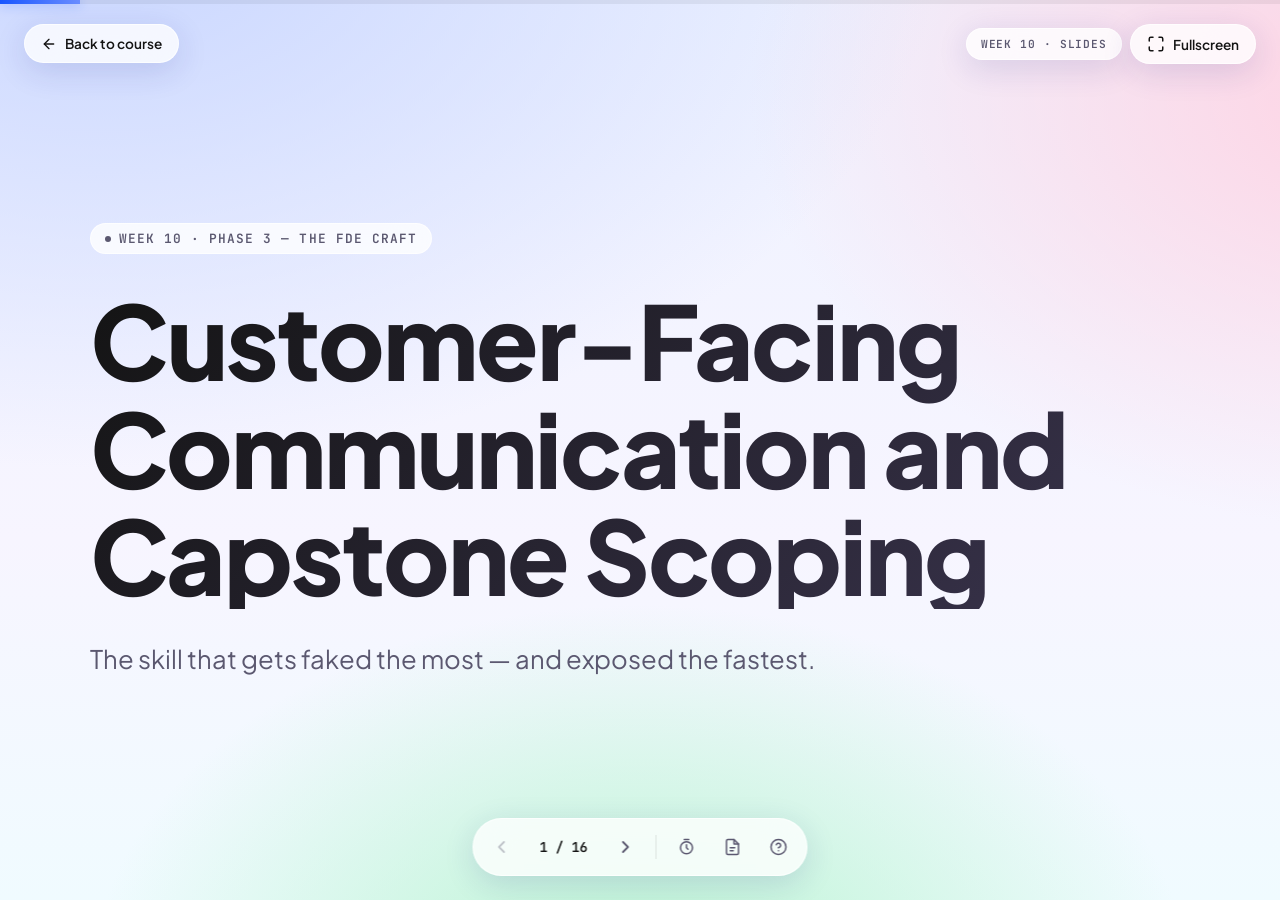
<file: slides/week-10.html>
<!DOCTYPE html>
<html lang="en">
<head>
  <meta charset="UTF-8" />
  <meta name="viewport" content="width=device-width, initial-scale=1.0" />
  <title>Week 10 · Customer-Facing Communication and Capstone Scoping — AI FDE Class</title>
  <link rel="preconnect" href="https://fonts.googleapis.com" />
  <link rel="preconnect" href="https://fonts.gstatic.com" crossorigin />
  <link href="https://fonts.googleapis.com/css2?family=Plus+Jakarta+Sans:wght@200;300;400;500;600;700;800&family=JetBrains+Mono:wght@400;500;600;700&display=swap" rel="stylesheet" />
  <script src="../version.js"></script>
  <script>document.write('<link rel="stylesheet" href="slides.css?v=' + ASSET_V + '">');</script>
  <!-- SOCIAL:BEGIN (generated by scripts/inject_meta.py) -->
  <link rel="icon" href="data:image/svg+xml,%3Csvg%20xmlns='http://www.w3.org/2000/svg'%20viewBox='0%200%20100%20100'%3E%3Crect%20width='100'%20height='100'%20rx='22'%20fill='%23F4A52A'/%3E%3Ctext%20x='50'%20y='66'%20font-family='monospace'%20font-size='44'%20font-weight='700'%20fill='white'%20text-anchor='middle'%3E10%3C/text%3E%3C/svg%3E" />
  <meta name="description" content="Talking to customers and scoping the capstone." />
  <meta property="og:type" content="article" />
  <meta property="og:site_name" content="AI FDE Training" />
  <meta property="og:title" content="Week 10 · Customer-Facing Communication and Capstone Scoping" />
  <meta property="og:description" content="Talking to customers and scoping the capstone." />
  <meta property="og:url" content="https://akmalakhpah.github.io/training-ai-fde/slides/week-10.html" />
  <meta property="og:image" content="https://akmalakhpah.github.io/training-ai-fde/og/week-10.png" />
  <meta property="og:image:type" content="image/png" />
  <meta property="og:image:width" content="1200" />
  <meta property="og:image:height" content="630" />
  <meta property="og:image:alt" content="Week 10 · Customer-Facing Communication and Capstone Scoping" />
  <meta name="twitter:card" content="summary_large_image" />
  <meta name="twitter:title" content="Week 10 · Customer-Facing Communication and Capstone Scoping" />
  <meta name="twitter:description" content="Talking to customers and scoping the capstone." />
  <meta name="twitter:image" content="https://akmalakhpah.github.io/training-ai-fde/og/week-10.png" />
  <!-- SOCIAL:END -->
</head>
<body data-week-num="10" data-deck-title="Week 10 · Slides">
  <div class="deck">

    <section class="slide title" data-notes="Welcome to Week 10. This class does double duty: the first 70 minutes cover customer-facing communication skills, and the last 20 minutes are a live capstone scoping session where you pair with your assigned mentor. This week is your last chance to get scope agreed before Weeks 11 and 12 are pure build and ship. Set the tone early: communication is the skill that gets faked the most and exposed the fastest in the field.">
      <div class="slide-content">
        <span class="eyebrow"><span class="eyebrow-dot"></span> Week 10 · Phase 3 — The FDE Craft</span>
        <h1>Customer-Facing Communication and Capstone Scoping</h1>
        <p class="subtitle">The skill that gets faked the most — and exposed the fastest.</p>
      </div>
    </section>

    <section class="slide quote" data-notes="This quote captures the real test for the week. Technical accuracy alone does not close a deal, get sign-off, or build trust. The person who communicates clearly wins even when they are not the deepest engineer. Think of a time you knew the right answer but could not get the other person to believe you. That gap — between knowing and convincing — is what this class is about.">
      <div class="slide-content">
        <span class="eyebrow hook-eyebrow"><span class="eyebrow-dot"></span> The real test</span>
        <p class="pull-quote">A non-technical decision-maker can follow your recommendation, understand the tradeoff, and believe your call.</p>
        <p class="pull-quote-cite">— Week 10 definition of done</p>
      </div>
    </section>

    <section class="slide" data-notes="These are the four concrete outcomes for the week. If you achieve all four, you leave this week ready to handle real customer conversations and ready to build. Scoping your capstone today is not optional — without an agreed scope, Weeks 11 and 12 turn into scope creep and missed deadlines. Look at each objective and ask which one feels most uncomfortable right now; that is the one to lean into this week.">
      <div class="slide-content">
        <span class="eyebrow">Learning objectives</span>
        <h2>By end of week you can</h2>
        <ul class="big-list">
          <li>Explain technical tradeoffs to non-technical people in plain language.</li>
          <li>Build trust and manage expectations before they become problems.</li>
          <li>Deliver bad news clearly, early, and with a path forward.</li>
          <li>Scope your own capstone so Weeks 11 and 12 are pure build and ship.</li>
        </ul>
      </div>
    </section>

    <section class="slide" data-notes="Here is what is coming. The class is 90 minutes total. Blocks 1 to 6 cover communication skills in roughly 70 minutes. Block 7 is the live capstone pairing — the 18-minute scoping session at the end. One warning: the scoping session requires you to have thought about your capstone before you walk in. If you arrive without a draft of the four fields, the session is wasted time for both you and your mentor.">
      <div class="slide-content">
        <span class="eyebrow">Today — 90 min</span>
        <h2>Agenda</h2>
        <ol class="numbered-list">
          <li>Who is in the room — framing for different audiences (8 min)</li>
          <li>Benefits over features — speak their language (10 min)</li>
          <li>Framing a tradeoff on one slide (12 min)</li>
          <li>Good vs bad: live demonstration (12 min)</li>
          <li>Managing expectations and delivering bad news (12 min)</li>
          <li>The deck and the glance test — Gemini, local context (10 min)</li>
          <li>Capstone scoping — live pairing with your mentor (18 min)</li>
        </ol>
      </div>
    </section>

    <section class="slide two-col" data-notes="Every room has at least two audiences and often three. Executives want ROI and risk. Operators want reliability and predictability. Engineers want to know how it works. The mistake most technical people make is pitching to the engineer in the room while the executive is the decision-maker. Notice how the exact same fact — 'the model runs at 98% accuracy' — maps to a different sentence for each audience. Try it as a drill: take one technical fact and say it three different ways.">
      <div class="slide-content">
        <span class="eyebrow">Block 1 · Who is in the room</span>
        <h2>Same fact, three audiences</h2>
        <div class="cols">
          <div class="col">
            <h3>What they care about</h3>
            <ul>
              <li><strong>Executive:</strong> ROI, risk, and what happens if this goes wrong</li>
              <li><strong>Operator:</strong> reliability, daily workflow, what breaks</li>
              <li><strong>Engineer:</strong> how it works, what the failure modes are</li>
            </ul>
          </div>
          <div class="col">
            <h3 class="success">Communicate in their terms</h3>
            <ul>
              <li>Find out who signs off before you build the slide</li>
              <li>Lead with what they care about, not what you find interesting</li>
              <li>One slide, one audience — never try to serve all three at once</li>
            </ul>
          </div>
        </div>
      </div>
    </section>

    <section class="slide" data-notes="Features describe what a thing does. Benefits describe what it does for the person listening. People are moved by benefits, not features. The classic mistake: 'Our model uses RAG with a vector store and reranking.' Nobody outside the engineering team cares. The benefit version: 'When a teacher searches for lesson plans, they get answers that match their school syllabus, not generic results from the internet.' Practise the reframe yourself: take a real Pandai technical capability and restate it as a benefit for a school administrator.">
      <div class="slide-content">
        <span class="eyebrow">Block 2 · Benefits over features</span>
        <h2>What it does for them, not what it does</h2>
        <ul class="big-list">
          <li><strong>Feature:</strong> the model uses retrieval-augmented generation with reranking.</li>
          <li><strong>Benefit:</strong> teachers get answers that match their school syllabus, not generic internet results.</li>
          <li><strong>Feature:</strong> latency is under 800ms at P95.</li>
          <li><strong>Benefit:</strong> students get an answer before they lose focus — no spinner, no wait.</li>
          <li>Live: take one technical capability from your project and restate it as a benefit for a non-technical school administrator.</li>
        </ul>
      </div>
    </section>

    <section class="slide" data-notes="Most technical people present a tradeoff by listing both options and then shrugging. A decision-maker reads that as 'the engineer does not know what to do.' The structure that works: state the options, state what each costs and buys in plain terms, then make a clear recommendation with a reason. That last step is the one technical people skip most often. Practise the phrase out loud: 'My recommendation is X because Y.' One reason, not five.">
      <div class="slide-content">
        <span class="eyebrow">Block 3 · Framing a tradeoff</span>
        <h2>Options → cost and benefit → your recommendation</h2>
        <ol class="numbered-list">
          <li>State the two real options — no strawmen, no false choices.</li>
          <li>For each option: what does it cost, and what does it buy? Plain numbers, plain language.</li>
          <li>Make a clear recommendation. Say the words: 'I recommend X.'</li>
          <li>Give one reason — the strongest one. Not five reasons hedged together.</li>
          <li>Fit it on one slide. If it does not fit, the thinking is not done yet.</li>
        </ol>
      </div>
    </section>

    <section class="slide demo" data-notes="This is the centrepiece of the class. You will watch the bad version first: jargon, both options presented without a recommendation, hedging with 'it depends,' the audience left to flounder. Then the good version: benefit-led, plain language, a clear recommendation with one reason. After each version, name what changed. You will spot it: jargon removed, recommendation added, hedging removed, one point per slide. Write your answers down — the contrast is more memorable than any explanation.">
      <div class="slide-content">
        <span class="eyebrow demo-eyebrow"><span class="eyebrow-dot"></span> Block 4 · Live · ~12 min</span>
        <h2>A good and a bad version of the same conversation</h2>
        <div class="demo-card">
          <ul class="big-list">
            <li><strong class="danger">Bad version:</strong> jargon-heavy, options listed without resolution, hedging with 'it depends,' customer leaves anxious and without a decision.</li>
            <li><strong class="success">Good version:</strong> benefit-led, plain language, a clear recommendation with a single strong reason, customer leaves confident.</li>
            <li>After each version: you name exactly what changed.</li>
            <li>What to watch for: jargon removed, recommendation added, hedge cut, one clear point per slide.</li>
          </ul>
        </div>
      </div>
    </section>

    <section class="slide" data-notes="Bad news that arrives late arrives twice as bad. The deadline slip message is the most common bad-news scenario for an FDE. The structure that works: what happened, when the new date is, what you are doing about it, and what you need from them if anything. No excuses — take ownership even when the cause was outside your control. The self-learn exercise asks Claude to show both the trust-building version and the trust-damaging version side by side. Seeing the bad version here lets you feel the difference viscerally.">
      <div class="slide-content">
        <span class="eyebrow">Block 5 · Managing expectations</span>
        <h2>Deliver bad news early, clearly, with a path forward</h2>
        <ul class="big-list">
          <li>Set expectations before they become problems — not after the fact.</li>
          <li>Bad news travels worse the longer you sit on it.</li>
          <li>The structure: what happened → new date → what you are doing → what you need.</li>
          <li>No excuses. Own it, even when the cause was outside your control.</li>
          <li>Live: the message you send when Friday's deployment slips to the following Wednesday.</li>
        </ul>
      </div>
    </section>

    <section class="slide" data-notes="The glance test: a busy executive should be able to grasp the point of a slide in five seconds. One slide, one point. No paragraph of text. The slide title is the conclusion, not the topic label. Use Gemini inside Google Slides to draft and tighten the message — paste bullet points in, ask it to cut to the essential sentence. The local context point matters: in Bahasa Malaysia business communication, indirect framing of problems preserves the relationship; in Mandarin settings, preserving the client's face matters even when the news is hard. You need to navigate all three registers.">
      <div class="slide-content">
        <span class="eyebrow">Block 6 · The deck and the glance test</span>
        <h2>One slide. One point. Five seconds.</h2>
        <ul class="big-list">
          <li>The title is the conclusion, not the topic — 'Cheaper model risks accuracy drop' beats 'Model comparison.'</li>
          <li>Build in Google Slides; use Gemini to draft and tighten each slide message.</li>
          <li>Ask Gemini: 'Cut this to one sentence a school principal can act on.'</li>
          <li><strong>English settings:</strong> direct recommendation is expected and respected.</li>
          <li><strong>Bahasa Malaysia settings:</strong> indirect framing of problems preserves the relationship.</li>
          <li><strong>Mandarin settings:</strong> preserve the client's face — deliver hard news privately before the group meeting.</li>
        </ul>
      </div>
    </section>

    <section class="slide two-col" data-notes="This is the capstone scoping block — the second half of this week's double duty. The Week 8 scoping template has four fields: the problem, the plan, the assumptions, and what you will not build. Your mentor's job is to cut anything that will not fit in two weeks at roughly 20 hours per week. If you walk out without an agreed scope, you will drift in Weeks 11 and 12. The hardest part of this session is usually 'what you will not build' — you will probably over-scope, and your mentor will enforce realism without discouraging ambition.">
      <div class="slide-content">
        <span class="eyebrow">Block 7 · Capstone Scoping — last 20 min</span>
        <h2>Agree your scope before the build weeks begin</h2>
        <div class="cols">
          <div class="col">
            <h3>The four fields (Week 8 template)</h3>
            <ul>
              <li><strong>Problem:</strong> one sentence — what breaks without this?</li>
              <li><strong>Plan:</strong> what you will build and in what order.</li>
              <li><strong>Assumptions:</strong> what must be true for this to work.</li>
              <li><strong>What you will NOT build:</strong> explicit, agreed, in writing.</li>
            </ul>
          </div>
          <div class="col">
            <h3 class="success">Live mentor pairing</h3>
            <ul>
              <li>You pair with your assigned capstone mentor now.</li>
              <li>Walk through the four fields together — you lead.</li>
              <li>Mentor cuts anything that will not fit in two weeks at 20 hrs/week.</li>
              <li>Leave with a scope both sides have agreed is realistic.</li>
            </ul>
          </div>
        </div>
      </div>
    </section>

    <section class="slide" data-notes="The stat grid anchors the scoring reality: handling ambiguity and communication together outweigh technical execution. This probably surprises you. A technically perfect recommendation that no one believes or follows is a failure. A slightly imperfect recommendation that gets decision-maker buy-in and moves the project forward is a success. That is what it means to work in a customer-facing role — and it is what this week's assessment actually measures.">
      <div class="slide-content">
        <span class="eyebrow">How this week is scored</span>
        <h2>Assessment rubric</h2>
        <div class="stat-grid">
          <div class="stat">
            <div class="stat-value">30%</div>
            <div class="stat-label">Technical execution — is the recommendation sound and the tradeoff real?</div>
          </div>
          <div class="stat">
            <div class="stat-value">30%</div>
            <div class="stat-label">Handling ambiguity — how you handle pushback and questions you cannot fully answer.</div>
          </div>
          <div class="stat">
            <div class="stat-value">25%</div>
            <div class="stat-label">Communication — clarity and trust. Can a non-technical person follow and believe it?</div>
          </div>
          <div class="stat">
            <div class="stat-value">15%</div>
            <div class="stat-label">Ownership — did you take a clear position and own the recommendation?</div>
          </div>
        </div>
      </div>
    </section>

    <section class="slide" data-notes="Here are both deliverables, with no ambiguity. The recommendation presentation is live — the audience includes a mock customer and a leadership audience. Scoring is on clarity and trust, not technical depth alone. The capstone scope is a written one-pager, signed off by your mentor. Both deliverables are due together at the end of the week. Starting the deck on Monday and rehearsing it before Friday is not optional — improvised delivery always reads as low confidence to a non-technical audience.">
      <div class="slide-content">
        <span class="eyebrow">Weekly project — two deliverables</span>
        <h2>What you will build and submit</h2>
        <div class="cols">
          <div class="col">
            <h3>Deliverable 1 — Recommendation presentation</h3>
            <ul>
              <li>A real tradeoff: cost vs quality, or speed vs safety.</li>
              <li>A clean Google Slides deck that passes the glance test.</li>
              <li>A one-page written brief of the recommendation.</li>
              <li>Live delivery scored on clarity and trust, not just technical correctness.</li>
            </ul>
          </div>
          <div class="col">
            <h3>Deliverable 2 — Agreed capstone scope</h3>
            <ul>
              <li>One page: problem, plan, assumptions, what you will not build.</li>
              <li>Agreed and signed off by your mentor in today's pairing session.</li>
              <li>Realistic for two weeks at approximately 20 hours per week.</li>
              <li>This scope is the contract that protects Weeks 11 and 12.</li>
            </ul>
          </div>
        </div>
      </div>
    </section>

    <section class="slide" data-notes="Self-learn is four topics totalling 6 to 8 hours. Topic A covers communicating to mixed audiences using Stanford and Lucidchart readings plus a Claude prompt that rewrites a technical decision in five plain sentences for a school administrator. Topic B is framing tradeoffs on a single slide. Topic C is writing a bad-news message, with Claude showing both the trust-building and trust-damaging versions side by side. Topic D is tightening the deck in Google Slides with Gemini and applying the Week 8 scoping template. Check the weekly detail file for the exact Claude prompts to paste in.">
      <div class="slide-content">
        <span class="eyebrow">Self-learn — 6 to 8 hrs</span>
        <h2>Four topics, four Claude prompts</h2>
        <div class="cols">
          <div class="col">
            <h3>Topics A and B</h3>
            <ul>
              <li><strong>A · Mixed audiences (1.5–2 hrs):</strong> Stanford and Lucidchart readings; ask Claude to rewrite a technical decision in five plain sentences leading with the benefit.</li>
              <li><strong>B · Framing tradeoffs (1.5 hrs):</strong> turn one real tradeoff into a single slide; ask Claude to frame it for one executive and one engineer simultaneously.</li>
            </ul>
          </div>
          <div class="col">
            <h3>Topics C and D</h3>
            <ul>
              <li><strong>C · Delivering bad news (1 hr):</strong> write the deadline-slip message; ask Claude to show both the trust-building and the trust-damaging version so you can see the difference.</li>
              <li><strong>D · Deck and capstone scope (1.5–2 hrs):</strong> tighten each slide with Gemini; apply the Week 8 template to your capstone and get it agreed with your mentor.</li>
            </ul>
          </div>
        </div>
      </div>
    </section>

    <section class="slide" data-notes="Watch for these pitfalls explicitly. 'It depends' without a recommendation is the most common failure mode — it signals that you cannot make a decision under uncertainty. Jargon is not a signal of expertise to a non-technical audience; it is a signal of poor preparation. Over-scoping the capstone is extremely common; your mentor's job in the pairing session is to cut ruthlessly. Sitting on bad news is the trust-destroying mistake that is hardest to recover from. You will recognise most of these from earlier in the week.">
      <div class="slide-content">
        <span class="eyebrow">Watch out</span>
        <h2>Common pitfalls this week</h2>
        <ul class="big-list">
          <li>Ending with 'it depends' instead of a recommendation — that is a deferral, not a communication.</li>
          <li>Using jargon as a proxy for expertise — it reads as poor preparation to a non-technical audience.</li>
          <li>Building a deck for engineers when the decision-maker is an executive.</li>
          <li>Over-scoping the capstone — if the mentor cuts it, listen and accept the cut without negotiating it back up.</li>
          <li>Sitting on bad news hoping it resolves itself — it never does, and the trust damage compounds with every day of silence.</li>
        </ul>
      </div>
    </section>

    <section class="slide recap" data-notes="Three things to remember from this week. Your capstone scope is not a nice-to-have — it is the structural prerequisite for Weeks 11 and 12. Without an agreed scope, the build weeks become improvised and stressful for both you and your mentor. Next up is Week 11, to give you momentum: you will own a real scoped Pandai deployment end to end, and today's communication and scoping work is what makes that possible.">
      <div class="slide-content">
        <span class="eyebrow recap-eyebrow"><span class="eyebrow-dot"></span> Recap</span>
        <h2>If you remember three things</h2>
        <div class="recap-card">
          <ul class="big-list">
            <li>Communicate in the terms the listener already cares about — benefits, not features; their risk, not your architecture.</li>
            <li>A recommendation without a clear call is not a recommendation — say 'I recommend X because Y' and own it.</li>
            <li>Walk out today with a capstone scope your mentor has agreed is realistic — Weeks 11 and 12 depend on it.</li>
          </ul>
          <div class="next-up">
            <div>
              <div class="label">Next week</div>
              <div class="title">Week 11 · Build in Place — own a real scoped Pandai deployment end to end.</div>
            </div>
          </div>
        </div>
      </div>
    </section>

  </div>
  <script>
    // Asset version comes from ../version.js (window.ASSET_V), loaded in <head>.
    ['../config.js','slides.js'].forEach(function (s) {
      document.write('<script src="' + s + '?v=' + ASSET_V + '"><\/script>');
    });
  </script>
</body>
</html>
</file>
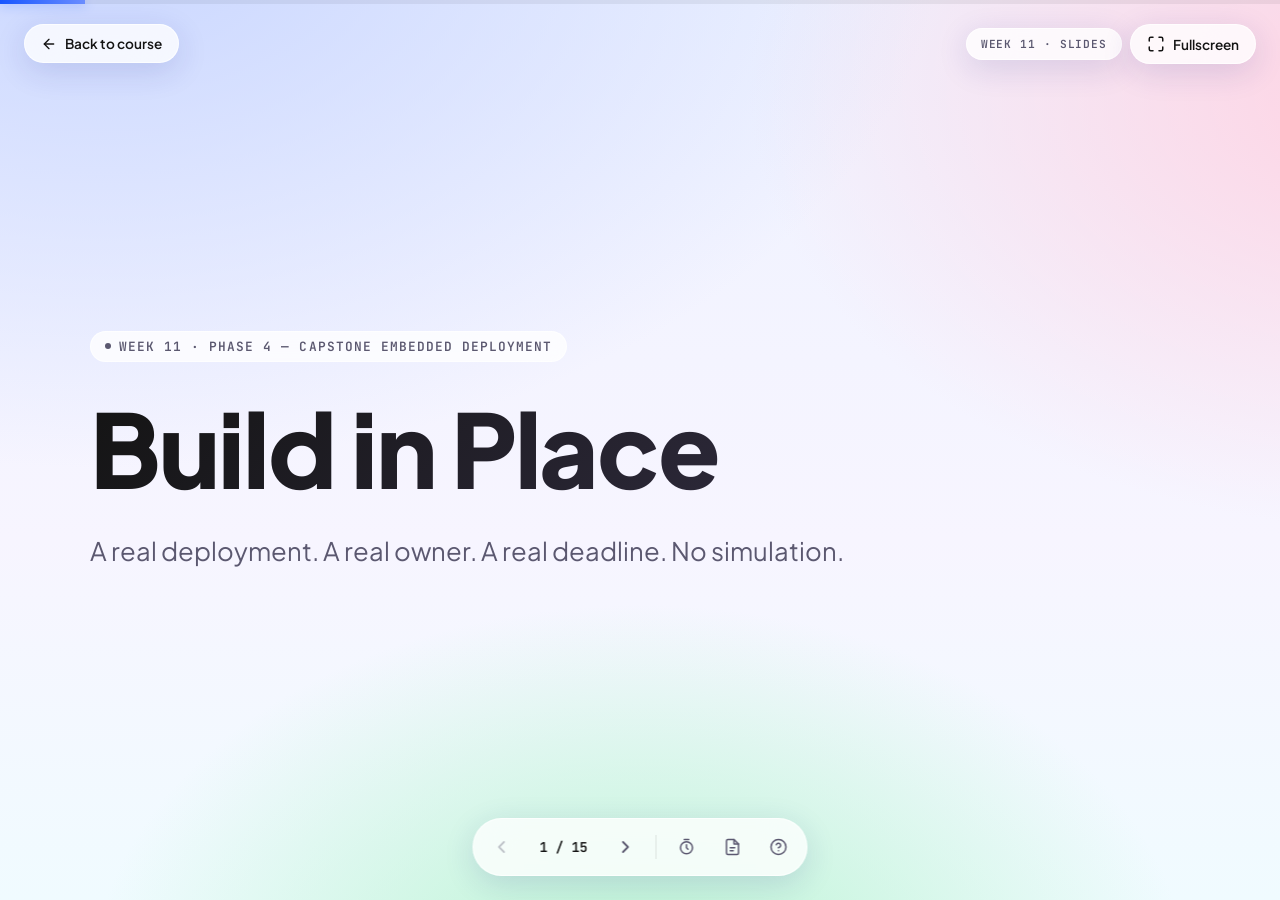
<file: slides/week-11.html>
<!DOCTYPE html>
<html lang="en">
<head>
  <meta charset="UTF-8" />
  <meta name="viewport" content="width=device-width, initial-scale=1.0" />
  <title>Week 11 · Build in Place — AI FDE Class</title>
  <link rel="preconnect" href="https://fonts.googleapis.com" />
  <link rel="preconnect" href="https://fonts.gstatic.com" crossorigin />
  <link href="https://fonts.googleapis.com/css2?family=Plus+Jakarta+Sans:wght@200;300;400;500;600;700;800&family=JetBrains+Mono:wght@400;500;600;700&display=swap" rel="stylesheet" />
  <script src="../version.js"></script>
  <script>document.write('<link rel="stylesheet" href="slides.css?v=' + ASSET_V + '">');</script>
  <!-- SOCIAL:BEGIN (generated by scripts/inject_meta.py) -->
  <link rel="icon" href="data:image/svg+xml,%3Csvg%20xmlns='http://www.w3.org/2000/svg'%20viewBox='0%200%20100%20100'%3E%3Crect%20width='100'%20height='100'%20rx='22'%20fill='%23EA2143'/%3E%3Ctext%20x='50'%20y='66'%20font-family='monospace'%20font-size='44'%20font-weight='700'%20fill='white'%20text-anchor='middle'%3E11%3C/text%3E%3C/svg%3E" />
  <meta name="description" content="A real deployment with a real owner and a real deadline." />
  <meta property="og:type" content="article" />
  <meta property="og:site_name" content="AI FDE Training" />
  <meta property="og:title" content="Week 11 · Build in Place" />
  <meta property="og:description" content="A real deployment with a real owner and a real deadline." />
  <meta property="og:url" content="https://akmalakhpah.github.io/training-ai-fde/slides/week-11.html" />
  <meta property="og:image" content="https://akmalakhpah.github.io/training-ai-fde/og/week-11.png" />
  <meta property="og:image:type" content="image/png" />
  <meta property="og:image:width" content="1200" />
  <meta property="og:image:height" content="630" />
  <meta property="og:image:alt" content="Week 11 · Build in Place" />
  <meta name="twitter:card" content="summary_large_image" />
  <meta name="twitter:title" content="Week 11 · Build in Place" />
  <meta name="twitter:description" content="A real deployment with a real owner and a real deadline." />
  <meta name="twitter:image" content="https://akmalakhpah.github.io/training-ai-fde/og/week-11.png" />
  <!-- SOCIAL:END -->
</head>
<body data-week-num="11" data-deck-title="Week 11 · Slides">
  <div class="deck">

    <section class="slide title" data-notes="Welcome to Phase 4. This is the capstone kickoff — not a lecture, a working session. You already agreed your scope in Week 10, so your job today is to lock the deadline, confirm access, and name the one thing that cannot slip. Feel the shift immediately: everything before this week was practice. This is real, with a real owner, a real user, and a real deadline. The mentor unblocks; you own. Do not let the session drift into re-designing scope — that conversation should have been closed in Week 10.">
      <div class="slide-content">
        <span class="eyebrow"><span class="eyebrow-dot"></span> Week 11 · Phase 4 — Capstone Embedded Deployment</span>
        <h1>Build in Place</h1>
        <p class="subtitle">A real deployment. A real owner. A real deadline. No simulation.</p>
      </div>
    </section>

    <section class="slide quote" data-notes="Let this line sit for a moment. Every prior week — the git workflows, the SQL, the RAG pipelines, the N8N automations — was deliberately scoped so you could make mistakes safely. That safety net is now gone. A real user is waiting. That shift in stakes changes how you make decisions, and you need to feel it before you go further. Ask yourself: what feels different now compared to Week 1?">
      <div class="slide-content">
        <span class="eyebrow hook-eyebrow"><span class="eyebrow-dot"></span> The shift</span>
        <p class="pull-quote">Everything so far was practice. This is real, with a real owner and a real deadline.</p>
        <p class="pull-quote-cite">— Week 11 capstone framing</p>
      </div>
    </section>

    <section class="slide" data-notes="Here are your three learning objectives, made concrete. 'Own a real deployment end to end' means no one else is responsible for whether it ships — if it fails, you find out why and fix it. 'Apply every prior week' means this is the integration test of the whole programme, and you should be able to point to the specific weeks each tool or technique came from. 'Hit real walls and climb them' means the mentor will not step in and fix things; they will ask questions that help you find the fix yourself. Being rescued teaches nothing and robs you of confidence.">
      <div class="slide-content">
        <span class="eyebrow">Learning objectives</span>
        <h2>By end of week you can</h2>
        <ul class="big-list">
          <li>Own a real deployment end to end — no delegation, no rescue.</li>
          <li>Apply every prior week under real conditions with real stakes.</li>
          <li>Hit real walls and climb them with a mentor who unblocks but does not rescue.</li>
        </ul>
      </div>
    </section>

    <section class="slide" data-notes="Here is the kickoff agenda so you know what the 90-minute session will cover. This is a working session, not a lecture — decisions are made and recorded during it, nothing is left ambiguous. By the end of the kickoff you should have a locked deadline, confirmed access to every system you need, and a written name for the single failure condition you must protect against. If anything is still open at the end, schedule a follow-up the same day, not next week.">
      <div class="slide-content">
        <span class="eyebrow">Kickoff agenda · 90 minutes</span>
        <h2>What we cover today</h2>
        <ol class="numbered-list">
          <li>Capstone framing — why this is different (10 min)</li>
          <li>Confirm scope from Week 10 — pressure-test and cut (20 min)</li>
          <li>Lock the deadline and name the failure condition (15 min)</li>
          <li>Confirm access — repos, environments, credentials, data (15 min)</li>
          <li>Plan the two weeks day by day (20 min)</li>
          <li>Q&amp;A and go (10 min)</li>
        </ol>
      </div>
    </section>

    <section class="slide" data-notes="Spend real time on scope confirmation. Re-read your Week 10 agreed scope — the problem, the plan, the assumptions, and crucially what will NOT be built. The mentor then pressure-tests it: what is the riskiest assumption? What have you not built before? What depends on a third party that could block you? Anything that will not fit in two weeks at roughly 20 hours per week gets cut now. Cutting is a professional skill, not a failure; shipping a smaller thing that actually works is the capstone passing condition.">
      <div class="slide-content">
        <span class="eyebrow">Scope lock</span>
        <h2>Pressure-testing and cutting scope</h2>
        <ul class="big-list">
          <li>Re-read the Week 10 agreed scope: the problem, the plan, the assumptions, what will NOT be built.</li>
          <li>The mentor pressure-tests once more — what is the riskiest assumption?</li>
          <li>Two weeks at ~20 hrs per week is a hard budget. Cut anything that does not fit.</li>
          <li>Cutting is a professional skill, not a failure. Ship the smaller thing that works.</li>
          <li>You decide what cuts to make; the mentor holds the standard.</li>
        </ul>
      </div>
    </section>

    <section class="slide" data-notes="The failure condition is the most important output of the kickoff. Ask yourself: if one thing slipped and the capstone was a failure, what would that one thing be? Write it down explicitly. That single condition gets protected first — all your other decisions this week flow from protecting it. The deadline is fixed once you name it; changing it requires a re-scope conversation with the mentor, not a quiet slip. A quiet slip discovered at Week 12 is the worst outcome for everyone.">
      <div class="slide-content">
        <span class="eyebrow">Deadline and risk</span>
        <h2>Lock the deadline. Name the failure condition.</h2>
        <div class="cols">
          <div class="col">
            <h3>Lock the deadline</h3>
            <ul>
              <li>Set the exact date and time.</li>
              <li>Changing it requires a re-scope conversation — not a quiet slip.</li>
              <li>The deadline protects the Week 12 panel slot for the whole cohort.</li>
            </ul>
          </div>
          <div class="col">
            <h3 class="danger">Name the failure condition</h3>
            <ul>
              <li>One sentence: the single thing that, if it slipped, would make this a failure.</li>
              <li>Write it down and put it somewhere visible during the build.</li>
              <li>Protect that thing first above all other work this week.</li>
            </ul>
          </div>
        </div>
      </div>
    </section>

    <section class="slide" data-notes="Suitable capstones all share one property: they solve a real problem for a real person inside Pandai, and they can be built and deployed in two weeks with the existing toolchain. Here is each example. The messaging-based learning helper and the RAG assistant are the most common patterns from prior cohorts. If your capstone does not fit one of these patterns, ask yourself: who is the real user and what real problem does this remove for them? If you cannot answer clearly and concisely, your scope is not real enough yet.">
      <div class="slide-content">
        <span class="eyebrow">Capstone types</span>
        <h2>Suitable capstones for this programme</h2>
        <ul class="big-list">
          <li>A messaging-based learning helper on N8N — students or teachers ask questions via chat and get accurate, sourced answers.</li>
          <li>A RAG assistant over curriculum content — searches and surfaces relevant material from real Pandai content.</li>
          <li>An internal automation that removes a manual task — replaces a real, recurring human effort with a reliable automated process.</li>
          <li>A small agent supporting the customer success team — handles a defined class of requests without requiring escalation.</li>
        </ul>
      </div>
    </section>

    <section class="slide" data-notes="This is the full toolchain. Everything listed here was taught in Weeks 1 through 10. Make the connections explicit: Claude Code and Conductor from Week 5, MCP servers from Week 6, GitHub and CI from Week 1, AWS or Cloudflare from Week 3, N8N from Weeks 7 and 9, reliability checks from Week 10. The capstone is the integration test of all of it. If any tool here is unfamiliar or you have not used it yet, surface it now during the kickoff — do not let it block your build on day two.">
      <div class="slide-content">
        <span class="eyebrow">The full toolchain</span>
        <h2>Everything from Weeks 1–10 in one place</h2>
        <div class="cols">
          <div class="col">
            <ul>
              <li><strong>Build:</strong> Claude Code and Conductor</li>
              <li><strong>Model tools:</strong> MCP server (Week 6)</li>
              <li><strong>Version control:</strong> GitHub, clean PRs, CI</li>
            </ul>
          </div>
          <div class="col">
            <ul>
              <li><strong>Deploy:</strong> AWS or Cloudflare (Week 3)</li>
              <li><strong>Integrate and automate:</strong> N8N (Weeks 7 and 9)</li>
              <li><strong>Prove it works:</strong> reliability checks applied seriously</li>
              <li><strong>Operate:</strong> a runbook</li>
            </ul>
          </div>
        </div>
      </div>
    </section>

    <section class="slide" data-notes="The working rhythm matters as much as the toolchain. 'Smallest end-to-end slice first' means you should have something real and deployed — even if it only handles one case — before adding any scope. This is the most important discipline of the embedded build: always have a working system, never be in the middle of a large rewrite with nothing running. The decision log becomes your Week 12 postmortem; write it as you go, not reconstructed at the end under pressure.">
      <div class="slide-content">
        <span class="eyebrow">Embedded work</span>
        <h2>Working rhythm for the build</h2>
        <ul class="big-list">
          <li>Build the smallest end-to-end slice first — get something real working before adding scope.</li>
          <li>Keep a running log of decisions and walls hit; it becomes your Week 12 postmortem.</li>
          <li>When stuck, bring a specific, well-framed question to the mentor — not 'it does not work'.</li>
          <li>Every day: what is done, what is the next smallest slice, what is blocked?</li>
          <li>The mentor gets a daily one-line status — no surprises at the mid-capstone review.</li>
        </ul>
      </div>
    </section>

    <section class="slide demo" data-notes="These three prompts are battle-tested patterns for the embedded build, and here is when to use each one. The unblocking prompt is for when you are genuinely stuck and have done your own diagnosis first — the framing forces specificity before the model engages, which leads to better answers. The scoping prompt helps when you are unsure how to slice remaining work after a blocker resolves. The runbook prompt is for the final day of the build, to ensure your operational docs are complete before the Week 12 presentation.">
      <div class="slide-content">
        <span class="eyebrow demo-eyebrow"><span class="eyebrow-dot"></span> Prompts for the build</span>
        <h2>Three prompts to keep moving</h2>
        <div class="demo-card">
          <ul class="big-list">
            <li><strong>Unblocking (paste into Claude Code):</strong> 'I am stuck on [symptom]. Here is what I have tried: [list]. Here are the files and error: [paste]. Diagnose the most likely cause, propose the smallest fix, and tell me how to verify it. Do not refactor beyond what is needed.'</li>
            <li><strong>Scoping a slice:</strong> 'Here is my capstone scope and deadline: [paste]. Break it into end-to-end slices, smallest first, so I always have something working. For each slice, tell me what done looks like and what I can safely defer.'</li>
            <li><strong>Writing the runbook:</strong> 'My deployed system does [describe]. Help me write a one-page runbook: start and stop, config and secrets, three most likely failures and recovery, who to contact.'</li>
          </ul>
        </div>
      </div>
    </section>

    <section class="slide" data-notes="This is your deliverable contract. Confirm each checkbox is achievable within your scoped two weeks. If any checkbox is unreachable given your current scope, re-scope now — not on Friday. The deliverables are the deployed system, the repo, the reliability checks, and the runbook. All four must be present for the Week 12 panel. A beautiful demo with no real deploy does not satisfy the first checkbox.">
      <div class="slide-content">
        <span class="eyebrow">This week's ship</span>
        <h2>Weekly project: working deployment with runbook</h2>
        <div class="demo-card">
          <ul class="big-list">
            <li>The system is deployed and works in a real environment — not a local demo.</li>
            <li>Built with the real toolchain: Claude Code, GitHub, MCP server where relevant, AWS or Cloudflare, N8N.</li>
            <li>Reliability checks show it works and name where it can fail.</li>
            <li>A one-page runbook covers operation and recovery for a tired on-call person.</li>
            <li>Scope was held — what you said you would not build, you did not build.</li>
          </ul>
        </div>
      </div>
    </section>

    <section class="slide" data-notes="The mid-capstone review is a formal checkpoint, not a casual check-in. Show a working slice — something that actually runs and does something real, not a walkthrough of code. Surface blockers early; re-scope now if your deadline is at risk, not in Week 12. The mentor confirms the deadline is still realistic. If you cannot show a working slice by mid-week, your scope must be cut further — the deadline does not move to accommodate an uncut scope.">
      <div class="slide-content">
        <span class="eyebrow">Mid-week checkpoint</span>
        <h2>Mid-capstone review — with the mentor</h2>
        <div class="cols">
          <div class="col">
            <h3>What to show</h3>
            <ul>
              <li>A working slice — something that actually runs.</li>
              <li>The decision log so far.</li>
              <li>Any blocker not yet resolved.</li>
            </ul>
          </div>
          <div class="col">
            <h3 class="danger">If behind</h3>
            <ul>
              <li>Re-scope now, not in Week 12.</li>
              <li>The mentor confirms the new scope in writing.</li>
              <li>Caught stuck mid-week, you can recover; caught at the panel, you cannot.</li>
            </ul>
          </div>
        </div>
      </div>
    </section>

    <section class="slide" data-notes="Here are the pitfalls — each one made concrete with a plausible scenario. Scope creep mid-build is the most common failure mode: you see a related improvement and chase it, lose a day, and your original deliverable slips. Access blocked on day two is almost always something you could have confirmed in the kickoff. Watch yourself for silent blocking — if you have not committed in 24 hours you are probably stuck and not asking. The mentor watches for this too.">
      <div class="slide-content">
        <span class="eyebrow">Watch out</span>
        <h2>Pitfalls and risks</h2>
        <ul class="big-list">
          <li><strong>Scope creep mid-build:</strong> adding a related improvement instead of finishing the agreed slice. Cut it; log it for later.</li>
          <li><strong>Access blocked on day two:</strong> a credential, repo permission, or API key not confirmed in the kickoff. Confirm everything today.</li>
          <li><strong>No working slice at mid-week:</strong> building in large pieces with nothing runnable. Slice smaller and deploy earlier.</li>
          <li><strong>Waiting to surface a blocker:</strong> sitting on a stuck problem for two days before asking. Bring it to the mentor same day.</li>
          <li><strong>Runbook left to the last hour:</strong> operational docs written under pressure are incomplete. Write it as you build.</li>
        </ul>
      </div>
    </section>

    <section class="slide" data-notes="Assessment context: the capstone carries the highest weight in the full course rubric across four dimensions — technical execution, handling ambiguity and failure, communication, and ownership. All four are assessed through the Week 12 presentation and postmortem, not just the code. Know this now so you understand what the panel is looking for when you present next week, and so you collect the evidence — the decision log, the postmortem, the reliability check output — during the build rather than reconstructing it afterward.">
      <div class="slide-content">
        <span class="eyebrow">Assessment — carried into Week 12</span>
        <h2>What the panel evaluates</h2>
        <div class="stat-grid">
          <div class="stat">
            <div class="stat-value">Real</div>
            <div class="stat-label">Did the deployment actually work in a real environment?</div>
          </div>
          <div class="stat">
            <div class="stat-value">Honest</div>
            <div class="stat-label">Was the postmortem honest about what went wrong?</div>
          </div>
          <div class="stat">
            <div class="stat-value">Reusable</div>
            <div class="stat-label">Were the patterns genuinely useful to the next person?</div>
          </div>
        </div>
      </div>
    </section>

    <section class="slide recap" data-notes="Recap. Three things — let each one land before moving to the next. You leave this session with a locked deadline, confirmed access, a written failure condition, and a day-by-day plan. The mentor's job this week is to ask questions that unblock, not to solve problems — be clear on that boundary before the build begins. Week 12 is the presentation and defence; know what the panel expects and build toward it every single day this week.">
      <div class="slide-content">
        <span class="eyebrow recap-eyebrow"><span class="eyebrow-dot"></span> Recap</span>
        <h2>If you remember three things</h2>
        <div class="recap-card">
          <ul class="big-list">
            <li>Scope was agreed in Week 10 — this week you build and ship it, not redesign it.</li>
            <li>The mentor unblocks; you own. Being rescued teaches nothing.</li>
            <li>Always have a working slice. Deploy early, slice small, surface blockers same day.</li>
          </ul>
          <div class="next-up">
            <div>
              <div class="label">Next week</div>
              <div class="title">Week 12 · Ship and Defend — present and defend your deployment to the full panel.</div>
            </div>
          </div>
        </div>
      </div>
    </section>

  </div>
  <script>
    // Asset version comes from ../version.js (window.ASSET_V), loaded in <head>.
    ['../config.js','slides.js'].forEach(function (s) {
      document.write('<script src="' + s + '?v=' + ASSET_V + '"><\/script>');
    });
  </script>
</body>
</html>
</file>
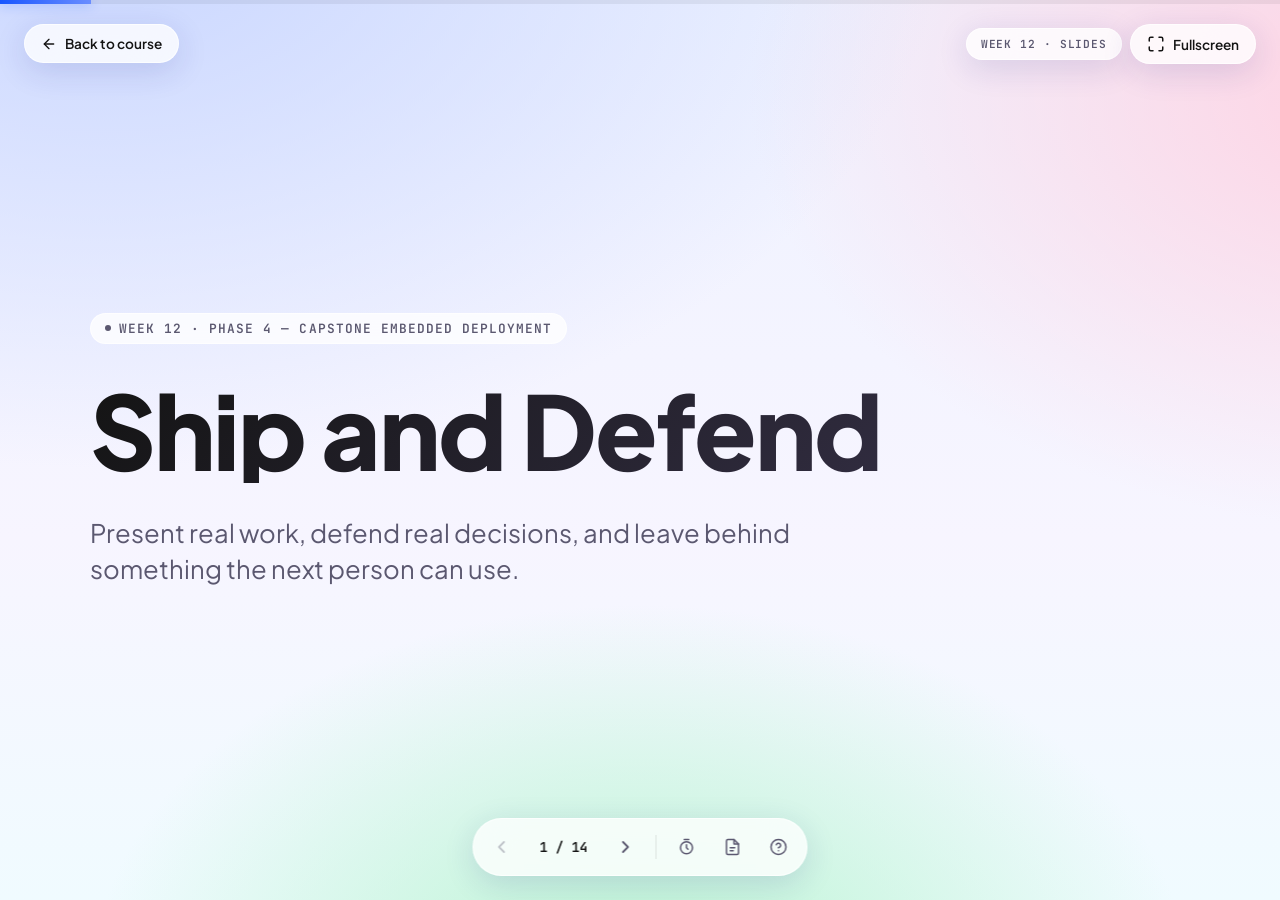
<file: slides/week-12.html>
<!DOCTYPE html>
<html lang="en">
<head>
  <meta charset="UTF-8" />
  <meta name="viewport" content="width=device-width, initial-scale=1.0" />
  <title>Week 12 · Ship and Defend — AI FDE Class</title>
  <link rel="preconnect" href="https://fonts.googleapis.com" />
  <link rel="preconnect" href="https://fonts.gstatic.com" crossorigin />
  <link href="https://fonts.googleapis.com/css2?family=Plus+Jakarta+Sans:wght@200;300;400;500;600;700;800&family=JetBrains+Mono:wght@400;500;600;700&display=swap" rel="stylesheet" />
  <script src="../version.js"></script>
  <script>document.write('<link rel="stylesheet" href="slides.css?v=' + ASSET_V + '">');</script>
  <!-- SOCIAL:BEGIN (generated by scripts/inject_meta.py) -->
  <link rel="icon" href="data:image/svg+xml,%3Csvg%20xmlns='http://www.w3.org/2000/svg'%20viewBox='0%200%20100%20100'%3E%3Crect%20width='100'%20height='100'%20rx='22'%20fill='%23EA2143'/%3E%3Ctext%20x='50'%20y='66'%20font-family='monospace'%20font-size='44'%20font-weight='700'%20fill='white'%20text-anchor='middle'%3E12%3C/text%3E%3C/svg%3E" />
  <meta name="description" content="Ship it, then defend the decisions." />
  <meta property="og:type" content="article" />
  <meta property="og:site_name" content="AI FDE Training" />
  <meta property="og:title" content="Week 12 · Ship and Defend" />
  <meta property="og:description" content="Ship it, then defend the decisions." />
  <meta property="og:url" content="https://akmalakhpah.github.io/training-ai-fde/slides/week-12.html" />
  <meta property="og:image" content="https://akmalakhpah.github.io/training-ai-fde/og/week-12.png" />
  <meta property="og:image:type" content="image/png" />
  <meta property="og:image:width" content="1200" />
  <meta property="og:image:height" content="630" />
  <meta property="og:image:alt" content="Week 12 · Ship and Defend" />
  <meta name="twitter:card" content="summary_large_image" />
  <meta name="twitter:title" content="Week 12 · Ship and Defend" />
  <meta name="twitter:description" content="Ship it, then defend the decisions." />
  <meta name="twitter:image" content="https://akmalakhpah.github.io/training-ai-fde/og/week-12.png" />
  <!-- SOCIAL:END -->
</head>
<body data-week-num="12" data-deck-title="Week 12 · Slides">
  <div class="deck">

    <section class="slide title" data-notes="This is the final class of the program. The full panel is here — AI Engineer, Product Manager, and Project Manager — because this is not a rehearsal, it is the real thing. This session is about presenting and defending real work, not polishing a story. The capstone is weighted most heavily in your overall grade. Reaching week 12 is itself a significant achievement, and the next 90 minutes are where everything from the program comes together for you.">
      <div class="slide-content">
        <span class="eyebrow"><span class="eyebrow-dot"></span> Week 12 · Phase 4 — Capstone Embedded Deployment</span>
        <h1>Ship and Defend</h1>
        <p class="subtitle">Present real work, defend real decisions, and leave behind something the next person can use.</p>
      </div>
    </section>

    <section class="slide quote" data-notes="Let this sink in. Hidden failures are an FDE liability — not because people expect perfection, but because a hidden failure that resurfaces in production with no postmortem is far more damaging than an honest one that was documented and learned from. The panel is not here to catch you out; they are here to see if you can be trusted with real systems. Trust requires honesty about what broke and why.">
      <div class="slide-content">
        <span class="eyebrow hook-eyebrow"><span class="eyebrow-dot"></span> The standard</span>
        <p class="pull-quote">The most valuable part of your presentation is the failure you almost did not mention.</p>
        <p class="pull-quote-cite">— the panel, every capstone</p>
      </div>
    </section>

    <section class="slide" data-notes="Here are your three objectives. By the end of this session you should have stood in front of the panel, demonstrated a working deployment, and left behind a postmortem and a set of patterns. These are not aspirational — they are the definition of done for week 12. Anchor every part of the session against one of these three outcomes so you know what success looks like.">
      <div class="slide-content">
        <span class="eyebrow">Learning objectives</span>
        <h2>By the end of this session you have</h2>
        <ul class="big-list">
          <li>Presented and defended real work under questioning from the full panel.</li>
          <li>Reflected on at least one failure honestly in a written postmortem.</li>
          <li>Extracted reusable patterns that help the next deployment go faster.</li>
        </ul>
      </div>
    </section>

    <section class="slide" data-notes="Here is how the 90 minutes are structured. You get 12 to 15 minutes — 10 to 12 for your presentation and 3 to 5 for panel questions. You submit your postmortem and patterns write-ups separately after the session. The panel scores presentations live, and final scores are shared within 48 hours along with individual written feedback.">
      <div class="slide-content">
        <span class="eyebrow">Today · 90 minutes</span>
        <h2>Agenda</h2>
        <ol class="numbered-list">
          <li>Presentation structure — what you cover</li>
          <li>Live demos and defence — you present in turn</li>
          <li>Panel debrief — cross-cutting themes from all presentations</li>
          <li>Capstone scoring — rubric, weighting, and the three extra questions</li>
          <li>Graduation criteria — what it means to leave as a deployable AI FDE</li>
        </ol>
      </div>
    </section>

    <section class="slide" data-notes="This is the brief for your presentation — here is each block and its time allocation. Pay attention to block 4: walking one real production failure is the most valuable part of your presentation, not the optional part. If you skip or minimise the failure block, you send a signal that you are not yet ready for unsupervised field work. The panel will probe any block that feels rehearsed or polished beyond what the evidence supports.">
      <div class="slide-content">
        <span class="eyebrow">Your presentation · 12–15 min</span>
        <h2>Presentation structure</h2>
        <ol class="numbered-list">
          <li><strong>The problem and the scope (2 min)</strong> — what you built, who owns it, and what you chose not to build.</li>
          <li><strong>Live demo (4 min)</strong> — real environment, real data, real trigger, real result.</li>
          <li><strong>The decisions (3 min)</strong> — two or three real tradeoffs: model choice, integration approach, a guardrail.</li>
          <li><strong>One production failure (3 min)</strong> — what broke, how you recovered. Do not hide this.</li>
          <li><strong>Reusable patterns (2 min)</strong> — one or two patterns that would help the next deployment.</li>
          <li><strong>Defence</strong> — the panel probes decisions, the failure, and the limits of the system.</li>
        </ol>
      </div>
    </section>

    <section class="slide demo" data-notes="This is where the session lives — the live demos. The format: the panel holds questions until after each presentation block is complete, and there is a visible timer. This should feel like a real stakeholder review, not a classroom exercise, because it is. While others present, note the questions you would ask; part of growing as an FDE is learning to probe other people's systems intelligently.">
      <div class="slide-content">
        <span class="eyebrow demo-eyebrow"><span class="eyebrow-dot"></span> Live · ~60 min total</span>
        <h2>Demos and defence</h2>
        <div class="demo-card">
          <ul class="big-list">
            <li>Each intern presents in the agreed order. Timer is visible to the room.</li>
            <li>Real environment only — no localhost demos, no mock data.</li>
            <li>Panel holds questions until after each presentation block is complete.</li>
            <li>Defence questions come from all three panel members.</li>
            <li>Audience members note questions they would ask — debrief uses them.</li>
          </ul>
        </div>
      </div>
    </section>

    <section class="slide two-col" data-notes="Here is what the panel is actually listening for during your presentation. The left column is what a deployable AI FDE demonstrates. The right column is what sends a signal that you are not yet ready for unsupervised field work. You know this in advance — there should be no surprises about what the panel values. The most common failure mode is polishing the failure away, which the panel can usually detect and will probe directly.">
      <div class="slide-content">
        <span class="eyebrow">What the panel listens for</span>
        <h2>Signal vs. noise</h2>
        <div class="cols">
          <div class="col">
            <h3 class="success">Strong signal</h3>
            <ul>
              <li>Deployment worked in a real environment</li>
              <li>Honest about what went wrong</li>
              <li>Explains technical decisions to non-technical people</li>
              <li>Owned it end to end, not carried</li>
            </ul>
          </div>
          <div class="col">
            <h3 class="danger">Weak signal</h3>
            <ul>
              <li>Demo runs only in a controlled setup</li>
              <li>Failure is minimised or absent</li>
              <li>Jargon without explanation</li>
              <li>Credit claimed for work others carried</li>
            </ul>
          </div>
        </div>
      </div>
    </section>

    <section class="slide" data-notes="The postmortem is a required written deliverable, not an optional reflection. Note the blameless framing: the postmortem is focused on the system, not the person. Every element of the postmortem structure exists to make it useful to the next engineer, not to assign fault. Google SRE is the canonical source for blameless postmortem culture — sre.google/sre-book/postmortem-culture/. An honest postmortem is one of the three extra capstone gates.">
      <div class="slide-content">
        <span class="eyebrow">Written deliverable · blameless</span>
        <h2>The postmortem</h2>
        <ul class="big-list">
          <li><strong>Short summary</strong> — what you built and how it went overall.</li>
          <li><strong>Timeline</strong> — significant moments including the failure, in order.</li>
          <li><strong>Root cause</strong> — honest, focused on the system, not on blame.</li>
          <li><strong>What went well and what went badly</strong> — including where you got lucky.</li>
          <li><strong>What you would do differently</strong> — concrete enough that the next engineer benefits.</li>
        </ul>
      </div>
    </section>

    <section class="slide" data-notes="This AI prompt gives you a concrete tool for writing the postmortem after the session. Here is what belongs in the paste — your notes on what you built, the timeline, and the failure. The ask is for a blameless, structured output that another engineer can learn from. This is not about using AI to avoid thinking; it is about using AI to scaffold honest reflection. You still own every word of the final postmortem, and you verify that it accurately reflects what happened.">
      <div class="slide-content">
        <span class="eyebrow">Ask AI · Postmortem</span>
        <h2>Prompt to paste into Claude</h2>
        <div class="code-block">'Help me write a blameless postmortem for my capstone. Here are my notes on what I built, the timeline, and the main failure I hit: [paste]. Structure it as summary, timeline, root cause, what went well, what went badly, and what I would do differently. Keep it honest and focused on the system, not on blaming myself, and make the lessons concrete enough that the next engineer benefits.'</div>
      </div>
    </section>

    <section class="slide" data-notes="Reusable patterns are the second written deliverable. Here is what makes a pattern genuinely reusable: it names the problem, states the approach, and flags the pitfall to avoid. A pattern that only makes sense in the context of your specific project is not reusable. Be precise — the test is whether someone who did not do your project could apply the pattern to a different deployment. This is also one of the three extra capstone gates.">
      <div class="slide-content">
        <span class="eyebrow">Written deliverable · pay it forward</span>
        <h2>Reusable patterns</h2>
        <div class="cols">
          <div class="col">
            <h3>What a pattern looks like</h3>
            <ul>
              <li>The problem it solves</li>
              <li>The reusable approach</li>
              <li>The pitfall to avoid</li>
            </ul>
          </div>
          <div class="col">
            <h3>Examples</h3>
            <ul>
              <li>A reliable prompt structure for ambiguous queries</li>
              <li>An integration workaround that generalises across connectors</li>
              <li>A guardrail design for edge-case inputs</li>
              <li>An N8N error-handling pattern for flaky APIs</li>
            </ul>
          </div>
        </div>
      </div>
    </section>

    <section class="slide" data-notes="This AI prompt for patterns gives you a structured way to extract what you learned into something transferable. The key phrase in the prompt is 'someone who did not do my project could use it' — that is the bar for genuinely reusable. Here is what to paste: the full scope of what you built and the problems you hit along the way, not just the highlights.">
      <div class="slide-content">
        <span class="eyebrow">Ask AI · Patterns</span>
        <h2>Prompt to paste into Claude</h2>
        <div class="code-block">'Here is what I built and the problems I solved along the way: [paste]. Help me extract two or three reusable patterns the next engineer could apply. For each, state the problem it solves, the approach, and the pitfall to avoid. Write each so someone who did not do my project could use it.'</div>
      </div>
    </section>

    <section class="slide" data-notes="Here is how the capstone is scored. The full course rubric applies — technical execution, handling ambiguity and failure, communication, and ownership. The three extra capstone questions are not bonus points; they are pass-fail gates that sit on top of the rubric. Understand that a technically excellent deployment with a dishonest postmortem still fails the second extra gate. Weighted most heavily means your capstone score has the largest single impact on your overall program grade.">
      <div class="slide-content">
        <span class="eyebrow">Capstone · weighted most heavily</span>
        <h2>How the capstone is judged</h2>
        <div class="stat-grid">
          <div class="stat">
            <div class="stat-value">30</div>
            <div class="stat-label">Technical execution</div>
          </div>
          <div class="stat">
            <div class="stat-value">30</div>
            <div class="stat-label">Handling ambiguity and failure</div>
          </div>
          <div class="stat">
            <div class="stat-value">25</div>
            <div class="stat-label">Communication</div>
          </div>
          <div class="stat">
            <div class="stat-value">15</div>
            <div class="stat-label">Ownership</div>
          </div>
        </div>
      </div>
    </section>

    <section class="slide" data-notes="The three extra capstone questions sit above the rubric as pass-fail gates. Here is what each one tests. The first tests whether your deployment was real. The second tests whether you are trustworthy enough to work without supervision. The third tests whether you contributed something lasting to the team. All three must be answered with a clear yes for your capstone to pass. A strong rubric score with a no on any extra question results in a development plan and a path to retry, not a graduation.">
      <div class="slide-content">
        <span class="eyebrow">Three extra capstone gates</span>
        <h2>Pass-fail questions above the rubric</h2>
        <ol class="numbered-list">
          <li>Did the deployment actually work in a real environment?</li>
          <li>Was the postmortem honest about what went wrong?</li>
          <li>Were the reusable patterns genuinely useful to the next person?</li>
        </ol>
      </div>
    </section>

    <section class="slide recap" data-notes="Close with a genuine moment to take it in — twelve weeks of weekly deliverables, real failures, real recoveries, and now a completed capstone. Read the graduation criteria and let them sit. Note that strong technically but weak on ambiguity or communication does not graduate as field-ready — if that is you, you get a development plan and a clear path to retry, which is a different outcome but not the end of the road. The program-level check four to eight weeks later is the real measure of whether the program worked for you.">
      <div class="slide-content">
        <span class="eyebrow recap-eyebrow"><span class="eyebrow-dot"></span> Recap</span>
        <h2>Graduation criteria</h2>
        <div class="recap-card">
          <ul class="big-list">
            <li>Shipped a working deliverable every week across all four phases.</li>
            <li>Demonstrated calm and competence during at least one real failure.</li>
            <li>Passed the capstone with a working deployment and an honest postmortem.</li>
            <li>Can explain technical decisions to a non-technical audience.</li>
          </ul>
          <div class="next-up">
            <div>
              <div class="label">After the program</div>
              <div class="title">Graduation — a deployable AI Forward Deployed Engineer. One program-level check 4 to 8 weeks later: are you productive on real Pandai work without being carried?</div>
            </div>
          </div>
        </div>
      </div>
    </section>

  </div>
  <script>
    // Asset version comes from ../version.js (window.ASSET_V), loaded in <head>.
    ['../config.js','slides.js'].forEach(function (s) {
      document.write('<script src="' + s + '?v=' + ASSET_V + '"><\/script>');
    });
  </script>
</body>
</html>
</file>
<file: styles.css>
/* =========================================================
   Glassmorphism Design System — AI FDE Training
   Tokens from DESIGN.md / SKILL.md
   ========================================================= */

:root {
  /* Colors */
  --color-primary: #1856FF;
  --color-primary-soft: rgba(24, 86, 255, 0.12);
  --color-primary-glow: rgba(24, 86, 255, 0.35);
  --color-secondary: #3A344E;
  --color-success: #07CA6B;
  --color-warning: #E89558;
  --color-danger: #EA2143;
  --color-surface: #FFFFFF;
  --color-text: #141414;
  --color-text-muted: #5B5870;
  --color-text-subtle: #8A879A;

  /* Glass tokens */
  --glass-bg: rgba(255, 255, 255, 0.55);
  --glass-bg-strong: rgba(255, 255, 255, 0.72);
  --glass-bg-soft: rgba(255, 255, 255, 0.35);
  --glass-border: rgba(255, 255, 255, 0.7);
  --glass-border-strong: rgba(255, 255, 255, 0.85);
  --glass-shadow: 0 8px 32px rgba(31, 38, 135, 0.12);
  --glass-shadow-lg: 0 16px 48px rgba(31, 38, 135, 0.16);
  --glass-blur: 22px;

  /* Radii */
  --radius-sm: 4px;
  --radius-md: 8px;
  --radius-lg: 16px;
  --radius-xl: 24px;
  --radius-pill: 999px;

  /* Spacing — comfortable density */
  --space-xs: 4px;
  --space-sm: 8px;
  --space-md: 16px;
  --space-lg: 24px;
  --space-xl: 32px;
  --space-2xl: 48px;
  --space-3xl: 64px;

  /* Typography */
  --font-sans: "Plus Jakarta Sans", -apple-system, BlinkMacSystemFont, "Segoe UI", sans-serif;
  --font-mono: "JetBrains Mono", ui-monospace, SFMono-Regular, Menlo, monospace;

  /* Motion */
  --ease-out: cubic-bezier(0.22, 1, 0.36, 1);
  --transition-fast: 160ms var(--ease-out);
  --transition-base: 240ms var(--ease-out);
}

/* =========================================================
   Base
   ========================================================= */

*,
*::before,
*::after {
  box-sizing: border-box;
}

html,
body {
  margin: 0;
  padding: 0;
  height: 100%;
}

body {
  font-family: var(--font-sans);
  font-size: 1rem;
  line-height: 1.6;
  color: var(--color-text);
  background:
    radial-gradient(1200px 800px at 10% -10%, #c9d6ff 0%, transparent 60%),
    radial-gradient(1000px 700px at 110% 10%, #ffd2e2 0%, transparent 55%),
    radial-gradient(900px 600px at 50% 110%, #b8f3d0 0%, transparent 55%),
    linear-gradient(180deg, #eef2ff 0%, #f7f5ff 60%, #f0fbff 100%);
  background-attachment: fixed;
  min-height: 100vh;
  -webkit-font-smoothing: antialiased;
  -moz-osx-font-smoothing: grayscale;
}

a {
  color: var(--color-primary);
  text-decoration: none;
  transition: color var(--transition-fast);
}

a:hover {
  color: #0d3fcc;
}

button {
  font-family: inherit;
  cursor: pointer;
}

/* Focus-visible */
:focus-visible {
  outline: 2px solid var(--color-primary);
  outline-offset: 3px;
  border-radius: var(--radius-sm);
}

/* =========================================================
   Layout
   ========================================================= */

.app {
  display: grid;
  grid-template-columns: 320px 1fr;
  min-height: 100vh;
}

/* Sidebar */
.sidebar {
  position: sticky;
  top: 0;
  height: 100vh;
  padding: var(--space-lg);
  overflow-y: auto;
  background: var(--glass-bg);
  -webkit-backdrop-filter: blur(var(--glass-blur));
  backdrop-filter: blur(var(--glass-blur));
  border-right: 1px solid var(--glass-border);
  box-shadow: var(--glass-shadow);
  z-index: 10;
}

.sidebar-brand {
  display: flex;
  align-items: center;
  gap: var(--space-sm);
  margin-bottom: var(--space-lg);
  padding-bottom: var(--space-md);
  border-bottom: 1px solid var(--glass-border);
  color: inherit;
  text-decoration: none;
  transition: opacity var(--transition-fast);
}

.sidebar-brand:hover {
  opacity: 0.85;
  color: inherit;
}

.sidebar-brand:hover .brand-mark {
  transform: translateY(-1px);
  box-shadow: 0 6px 16px var(--color-primary-glow);
}

.brand-mark {
  transition: transform var(--transition-fast), box-shadow var(--transition-fast);
}

.brand-mark {
  width: 36px;
  height: 36px;
  border-radius: var(--radius-md);
  background: linear-gradient(135deg, var(--color-primary), #6a8dff);
  display: grid;
  place-items: center;
  color: #fff;
  font-family: var(--font-mono);
  font-weight: 700;
  font-size: 0.75rem;
  box-shadow: 0 4px 12px var(--color-primary-glow);
}

.brand-text {
  display: flex;
  flex-direction: column;
  line-height: 1.2;
}

.brand-title {
  font-weight: 700;
  font-size: 0.95rem;
  color: var(--color-text);
}

.brand-subtitle {
  font-family: var(--font-mono);
  font-size: 0.65rem;
  text-transform: uppercase;
  letter-spacing: 0.08em;
  color: var(--color-text-subtle);
}

/* Search */
.search {
  position: relative;
  margin-bottom: var(--space-md);
}

.search input {
  width: 100%;
  padding: var(--space-sm) var(--space-md) var(--space-sm) 36px;
  border: 1px solid var(--glass-border);
  border-radius: var(--radius-md);
  background: var(--glass-bg-strong);
  font-family: var(--font-sans);
  font-size: 0.875rem;
  color: var(--color-text);
  transition: border-color var(--transition-fast), box-shadow var(--transition-fast);
}

.search input::placeholder {
  color: var(--color-text-subtle);
}

.search input:focus {
  outline: none;
  border-color: var(--color-primary);
  box-shadow: 0 0 0 3px var(--color-primary-soft);
}

.search-icon {
  position: absolute;
  left: 12px;
  top: 50%;
  transform: translateY(-50%);
  color: var(--color-text-subtle);
  pointer-events: none;
}

/* Phase filter chips */
.phase-filter {
  display: flex;
  flex-wrap: wrap;
  gap: var(--space-xs);
  margin-bottom: var(--space-lg);
}

.chip {
  display: inline-flex;
  align-items: center;
  padding: 4px 10px;
  border-radius: var(--radius-pill);
  font-family: var(--font-mono);
  font-size: 0.65rem;
  text-transform: uppercase;
  letter-spacing: 0.06em;
  border: 1px solid var(--glass-border);
  background: var(--glass-bg-soft);
  color: var(--color-text-muted);
  cursor: pointer;
  transition: all var(--transition-fast);
}

.chip:hover {
  background: var(--glass-bg-strong);
  color: var(--color-text);
}

.chip.active {
  background: var(--color-primary);
  color: #fff;
  border-color: var(--color-primary);
  box-shadow: 0 4px 12px var(--color-primary-glow);
}

/* Nav list */
.nav-section {
  margin-bottom: var(--space-md);
}

.nav-section-title {
  font-family: var(--font-mono);
  font-size: 0.65rem;
  text-transform: uppercase;
  letter-spacing: 0.08em;
  color: var(--color-text-subtle);
  margin: 0 0 var(--space-sm) var(--space-sm);
}

.nav-link {
  display: flex;
  align-items: center;
  gap: var(--space-sm);
  padding: 10px var(--space-sm);
  border-radius: var(--radius-md);
  color: var(--color-text-muted);
  font-size: 0.875rem;
  font-weight: 500;
  text-decoration: none;
  transition: all var(--transition-fast);
  position: relative;
  margin-bottom: 2px;
}

.nav-link:hover {
  background: var(--glass-bg-strong);
  color: var(--color-text);
}

.nav-link.active {
  background: linear-gradient(135deg, var(--color-primary-soft), rgba(106, 141, 255, 0.18));
  color: var(--color-primary);
  font-weight: 600;
  border: 1px solid var(--color-primary-soft);
}

.nav-link .week-num {
  font-family: var(--font-mono);
  font-size: 0.7rem;
  font-weight: 600;
  width: 28px;
  height: 28px;
  border-radius: var(--radius-sm);
  background: var(--glass-bg-soft);
  display: grid;
  place-items: center;
  color: var(--color-text-muted);
  flex-shrink: 0;
}

.nav-link.active .week-num {
  background: var(--color-primary);
  color: #fff;
}

.nav-link .label {
  flex: 1;
  white-space: nowrap;
  overflow: hidden;
  text-overflow: ellipsis;
}

.nav-link .check {
  color: var(--color-success);
  opacity: 0;
  transition: opacity var(--transition-fast);
  flex-shrink: 0;
}

.nav-link.completed .check {
  opacity: 1;
}

/* Progress block */
.progress-card {
  margin-bottom: var(--space-lg);
  padding: var(--space-md);
  border-radius: var(--radius-lg);
  background: var(--glass-bg-strong);
  border: 1px solid var(--glass-border);
  box-shadow: var(--glass-shadow);
}

.progress-header {
  display: flex;
  justify-content: space-between;
  align-items: center;
  margin-bottom: var(--space-sm);
}

.progress-label {
  font-family: var(--font-mono);
  font-size: 0.65rem;
  text-transform: uppercase;
  letter-spacing: 0.08em;
  color: var(--color-text-subtle);
}

.progress-count {
  font-family: var(--font-mono);
  font-size: 0.75rem;
  font-weight: 700;
  color: var(--color-text);
}

.progress-bar {
  height: 8px;
  border-radius: var(--radius-pill);
  background: rgba(0, 0, 0, 0.06);
  overflow: hidden;
}

.progress-fill {
  height: 100%;
  border-radius: var(--radius-pill);
  background: linear-gradient(90deg, var(--color-primary), #6a8dff);
  transition: width var(--transition-base);
  box-shadow: 0 0 12px var(--color-primary-glow);
}

/* =========================================================
   Main content
   ========================================================= */

.main {
  padding: var(--space-2xl) var(--space-2xl) var(--space-3xl);
  max-width: 1200px;
  width: 100%;
  margin: 0 auto;
}

.page-header {
  margin-bottom: var(--space-2xl);
}

.eyebrow {
  display: inline-flex;
  align-items: center;
  gap: var(--space-sm);
  padding: 4px 10px;
  border-radius: var(--radius-pill);
  background: var(--glass-bg-strong);
  border: 1px solid var(--glass-border);
  font-family: var(--font-mono);
  font-size: 0.7rem;
  text-transform: uppercase;
  letter-spacing: 0.08em;
  color: var(--color-text-muted);
  margin-bottom: var(--space-md);
}

.eyebrow-dot {
  width: 6px;
  height: 6px;
  border-radius: 50%;
  background: var(--color-primary);
  box-shadow: 0 0 8px var(--color-primary-glow);
}

h1.page-title {
  font-size: 3rem;
  font-weight: 800;
  line-height: 1.1;
  margin: 0 0 var(--space-md);
  letter-spacing: -0.02em;
  background: linear-gradient(135deg, var(--color-text) 0%, var(--color-secondary) 100%);
  -webkit-background-clip: text;
  background-clip: text;
  -webkit-text-fill-color: transparent;
}

.page-subtitle {
  font-size: 1.125rem;
  color: var(--color-text-muted);
  margin: 0;
  max-width: 90%;
}

/* =========================================================
   Glass card
   ========================================================= */

.glass-card {
  background: var(--glass-bg);
  -webkit-backdrop-filter: blur(var(--glass-blur));
  backdrop-filter: blur(var(--glass-blur));
  border: 1px solid var(--glass-border);
  border-radius: var(--radius-lg);
  box-shadow: var(--glass-shadow);
  padding: var(--space-lg);
  transition: transform var(--transition-base), box-shadow var(--transition-base);
}

.glass-card.lg {
  padding: var(--space-xl);
  border-radius: var(--radius-xl);
}

.glass-card.hoverable:hover {
  transform: translateY(-2px);
  box-shadow: var(--glass-shadow-lg);
  border-color: var(--glass-border-strong);
}

/* =========================================================
   Bento grid (home)
   ========================================================= */

.bento {
  display: grid;
  grid-template-columns: repeat(6, 1fr);
  gap: var(--space-md);
  margin-bottom: var(--space-xl);
}

.bento-item {
  grid-column: span 2;
}

.bento-item.wide {
  grid-column: span 3;
}

.bento-item.full {
  grid-column: span 6;
}

.bento-item.tall {
  grid-row: span 2;
}

.bento-eyebrow {
  font-family: var(--font-mono);
  font-size: 0.65rem;
  text-transform: uppercase;
  letter-spacing: 0.08em;
  color: var(--color-text-subtle);
  margin: 0 0 var(--space-sm);
}

.bento-value {
  font-size: 2rem;
  font-weight: 700;
  line-height: 1.1;
  margin: 0 0 var(--space-xs);
  color: var(--color-text);
  letter-spacing: -0.01em;
}

.bento-desc {
  font-size: 0.875rem;
  color: var(--color-text-muted);
  margin: 0;
}

/* Phase cards on home */
.phase-grid {
  display: grid;
  grid-template-columns: repeat(2, 1fr);
  gap: var(--space-md);
  margin-bottom: var(--space-xl);
}

.phase-card {
  position: relative;
  overflow: hidden;
}

.phase-card::before {
  content: "";
  position: absolute;
  inset: 0;
  pointer-events: none;
  background: linear-gradient(135deg, var(--accent-soft, var(--color-primary-soft)), transparent 60%);
  opacity: 0.8;
  z-index: 0;
}

.phase-card > * {
  position: relative;
  z-index: 1;
}

.phase-card-head {
  display: flex;
  justify-content: space-between;
  align-items: flex-start;
  margin-bottom: var(--space-md);
  gap: var(--space-md);
}

.phase-num {
  font-family: var(--font-mono);
  font-size: 2.5rem;
  font-weight: 800;
  line-height: 1;
  color: var(--accent, var(--color-primary));
  letter-spacing: -0.02em;
}

.phase-weeks {
  font-family: var(--font-mono);
  font-size: 0.7rem;
  text-transform: uppercase;
  letter-spacing: 0.08em;
  padding: 4px 10px;
  border-radius: var(--radius-pill);
  background: var(--accent-soft, var(--color-primary-soft));
  color: var(--accent, var(--color-primary));
  font-weight: 600;
  white-space: nowrap;
}

.phase-name {
  font-size: 1.25rem;
  font-weight: 700;
  margin: 0 0 var(--space-xs);
  color: var(--color-text);
}

.phase-focus {
  font-size: 0.9rem;
  color: var(--color-text-muted);
  margin: 0;
}

/* Phase color accents (via inline style or class) */
.accent-primary { --accent: var(--color-primary); --accent-soft: var(--color-primary-soft); }
.accent-success { --accent: var(--color-success); --accent-soft: rgba(7, 202, 107, 0.14); }
.accent-warning { --accent: var(--color-warning); --accent-soft: rgba(232, 149, 88, 0.16); }
.accent-danger  { --accent: var(--color-danger);  --accent-soft: rgba(234, 33, 67, 0.14); }

/* =========================================================
   Week page
   ========================================================= */

.week-meta {
  display: flex;
  flex-wrap: wrap;
  align-items: center;
  gap: var(--space-sm);
  margin-bottom: var(--space-md);
}

.badge {
  display: inline-flex;
  align-items: center;
  gap: 6px;
  padding: 4px 10px;
  border-radius: var(--radius-pill);
  font-family: var(--font-mono);
  font-size: 0.7rem;
  font-weight: 600;
  text-transform: uppercase;
  letter-spacing: 0.06em;
  background: var(--glass-bg-strong);
  border: 1px solid var(--glass-border);
  color: var(--color-text-muted);
}

.badge.accent {
  background: var(--accent-soft, var(--color-primary-soft));
  color: var(--accent, var(--color-primary));
  border-color: transparent;
}

/* Section blocks */
.section {
  margin-bottom: var(--space-lg);
}

/* Collapsible */
details.collapsible {
  background: var(--glass-bg);
  -webkit-backdrop-filter: blur(var(--glass-blur));
  backdrop-filter: blur(var(--glass-blur));
  border: 1px solid var(--glass-border);
  border-radius: var(--radius-lg);
  box-shadow: var(--glass-shadow);
  margin-bottom: var(--space-md);
  overflow: hidden;
  transition: box-shadow var(--transition-base);
}

details.collapsible[open] {
  box-shadow: var(--glass-shadow-lg);
}

details.collapsible > summary {
  list-style: none;
  cursor: pointer;
  padding: var(--space-md) var(--space-lg);
  display: flex;
  align-items: center;
  gap: var(--space-md);
  user-select: none;
  transition: background var(--transition-fast);
}

details.collapsible > summary::-webkit-details-marker {
  display: none;
}

details.collapsible > summary:hover {
  background: var(--glass-bg-strong);
}

.summary-icon {
  width: 32px;
  height: 32px;
  border-radius: var(--radius-md);
  display: grid;
  place-items: center;
  background: var(--color-primary-soft);
  color: var(--color-primary);
  flex-shrink: 0;
  transition: background var(--transition-fast);
}

.summary-title {
  font-weight: 600;
  font-size: 1rem;
  color: var(--color-text);
  flex: 1;
}

.summary-eyebrow {
  font-family: var(--font-mono);
  font-size: 0.65rem;
  text-transform: uppercase;
  letter-spacing: 0.08em;
  color: var(--color-text-subtle);
  display: block;
  margin-bottom: 2px;
}

.chevron {
  color: var(--color-text-subtle);
  transition: transform var(--transition-base);
}

details.collapsible[open] .chevron {
  transform: rotate(180deg);
}

.collapsible-body {
  padding: 0 var(--space-lg) var(--space-lg);
  color: var(--color-text);
  font-size: 0.95rem;
}

.collapsible-body p {
  margin: 0 0 var(--space-sm);
}

.collapsible-body ul {
  margin: 0;
  padding-left: var(--space-lg);
}

.collapsible-body li {
  margin-bottom: var(--space-xs);
}

.collapsible-body li::marker {
  color: var(--color-primary);
}

/* Titled self-paced groups: bold lead-in + indented sub-steps */
.collapsible-body li > strong {
  display: block;
  margin-bottom: var(--space-xs);
  color: var(--color-text);
}

.collapsible-body li > ul {
  margin-top: var(--space-xs);
  margin-bottom: var(--space-md);
}

/* =========================================================
   Schedule gating — locked sidebar items, instructor banner,
   week gate page
   ========================================================= */

.instructor-banner {
  display: flex;
  align-items: center;
  gap: var(--space-sm);
  margin-bottom: var(--space-md);
  padding: 10px var(--space-md);
  border-radius: var(--radius-md);
  background: linear-gradient(135deg, #7f1d1d, #a31515);
  color: #fff;
  font-family: var(--font-mono);
  font-size: 0.7rem;
  font-weight: 700;
  text-transform: uppercase;
  letter-spacing: 0.06em;
  box-shadow: 0 4px 12px rgba(127, 29, 29, 0.4);
}

.instructor-banner svg {
  flex-shrink: 0;
}

/* ---------- Cloud sync panel ---------- */

.sync-panel {
  margin-bottom: var(--space-md);
}

.sync-panel:empty {
  display: none;
}

.sync-signin {
  display: flex;
  align-items: center;
  justify-content: center;
  gap: var(--space-sm);
  width: 100%;
  padding: 10px var(--space-md);
  border: 1px solid var(--glass-border-strong);
  border-radius: var(--radius-md);
  background: var(--glass-bg-strong);
  color: var(--color-text);
  font-family: var(--font-sans);
  font-size: 0.8rem;
  font-weight: 600;
  cursor: pointer;
  transition: background 0.15s ease, border-color 0.15s ease, transform 0.1s ease;
}

.sync-signin:hover {
  background: #fff;
  border-color: var(--color-primary);
  color: var(--color-primary);
}

.sync-signin:active {
  transform: translateY(1px);
}

.sync-signin svg {
  flex-shrink: 0;
}

.sync-account {
  display: flex;
  align-items: center;
  gap: var(--space-sm);
  padding: var(--space-sm) 10px;
  border: 1px solid var(--glass-border);
  border-radius: var(--radius-md);
  background: var(--glass-bg-soft);
}

.sync-avatar {
  width: 30px;
  height: 30px;
  border-radius: var(--radius-pill);
  flex-shrink: 0;
  object-fit: cover;
  background: var(--color-primary-soft);
}

.sync-avatar-fallback {
  display: flex;
  align-items: center;
  justify-content: center;
  color: var(--color-primary);
}

.sync-account-text {
  display: flex;
  flex-direction: column;
  min-width: 0;
  flex: 1;
}

.sync-who {
  font-size: 0.78rem;
  font-weight: 600;
  color: var(--color-text);
  white-space: nowrap;
  overflow: hidden;
  text-overflow: ellipsis;
}

.sync-status {
  display: flex;
  align-items: center;
  gap: 5px;
  font-size: 0.68rem;
  color: var(--color-text-subtle);
}

.sync-dot {
  width: 7px;
  height: 7px;
  border-radius: var(--radius-pill);
  flex-shrink: 0;
  background: var(--color-text-subtle);
}

.sync-dot.synced {
  background: var(--color-success);
}

.sync-dot.syncing {
  background: var(--color-warning);
  animation: sync-pulse 1s ease-in-out infinite;
}

.sync-dot.error {
  background: var(--color-danger);
}

@keyframes sync-pulse {
  0%, 100% { opacity: 1; }
  50% { opacity: 0.3; }
}

.sync-signout {
  flex-shrink: 0;
  padding: 4px 8px;
  border: none;
  border-radius: var(--radius-sm);
  background: transparent;
  color: var(--color-text-subtle);
  font-family: var(--font-sans);
  font-size: 0.68rem;
  font-weight: 600;
  cursor: pointer;
  transition: color 0.15s ease, background 0.15s ease;
}

.sync-signout:hover {
  color: var(--color-danger);
  background: rgba(234, 33, 67, 0.08);
}

.nav-link.locked {
  opacity: 0.55;
}

.nav-link.locked:hover {
  opacity: 0.85;
}

.nav-link.locked .week-num {
  background: rgba(0, 0, 0, 0.05);
  color: var(--color-text-subtle);
}

.nav-link.locked.active {
  opacity: 1;
  background: rgba(0, 0, 0, 0.04);
  color: var(--color-text);
  border-color: rgba(0, 0, 0, 0.08);
}

.nav-link.locked.active .week-num {
  background: var(--color-text-subtle);
  color: #fff;
}

.lock-mark {
  color: var(--color-text-subtle);
  display: inline-flex;
  align-items: center;
  flex-shrink: 0;
}

.badge.locked-badge {
  background: rgba(0, 0, 0, 0.06);
  color: var(--color-text-muted);
  display: inline-flex;
  align-items: center;
  gap: 6px;
}

.badge.locked-badge svg {
  width: 12px;
  height: 12px;
}

/* The gate page */

.lock-gate {
  background: var(--glass-bg);
  -webkit-backdrop-filter: blur(var(--glass-blur));
  backdrop-filter: blur(var(--glass-blur));
  border: 1px solid var(--glass-border);
  border-radius: var(--radius-xl);
  box-shadow: var(--glass-shadow);
  padding: var(--space-2xl) var(--space-xl);
  text-align: center;
  margin-bottom: var(--space-2xl);
}

.lock-gate-icon {
  width: 88px;
  height: 88px;
  border-radius: 50%;
  margin: 0 auto var(--space-lg);
  background: linear-gradient(135deg, var(--color-primary-soft), rgba(106, 141, 255, 0.18));
  display: grid;
  place-items: center;
  color: var(--color-primary);
  box-shadow: inset 0 0 0 1px var(--glass-border);
}

.lock-gate-title {
  font-size: clamp(1.75rem, 3.5vw, 2.5rem);
  font-weight: 700;
  margin: 0 0 var(--space-sm);
  letter-spacing: -0.015em;
  background: linear-gradient(135deg, var(--color-text) 0%, var(--color-secondary) 100%);
  -webkit-background-clip: text;
  background-clip: text;
  -webkit-text-fill-color: transparent;
}

.lock-gate-date {
  display: inline-flex;
  align-items: center;
  gap: var(--space-sm);
  padding: 8px 16px;
  border-radius: var(--radius-pill);
  background: var(--glass-bg-strong);
  border: 1px solid var(--glass-border);
  font-family: var(--font-mono);
  font-size: 0.85rem;
  color: var(--color-text-muted);
  margin: 0 auto var(--space-lg);
}

.lock-gate-date strong {
  color: var(--color-text);
  font-weight: 700;
}

.lock-gate-body {
  max-width: 560px;
  margin: 0 auto var(--space-lg);
  color: var(--color-text-muted);
  font-size: 1rem;
  line-height: 1.6;
}

.lock-gate-actions {
  display: flex;
  justify-content: center;
  gap: var(--space-sm);
  flex-wrap: wrap;
}

.lock-gate-btn {
  display: inline-flex;
  align-items: center;
  gap: var(--space-sm);
  padding: 10px 18px;
  border-radius: var(--radius-md);
  background: var(--glass-bg-strong);
  border: 1px solid var(--glass-border);
  color: var(--color-text);
  font-family: var(--font-sans);
  font-weight: 600;
  font-size: 0.875rem;
  text-decoration: none;
  transition: all var(--transition-fast);
}

.lock-gate-btn:hover {
  background: white;
  transform: translateY(-1px);
  box-shadow: var(--glass-shadow);
  color: var(--color-text);
}

.lock-gate-btn.primary {
  background: var(--color-primary);
  color: #fff;
  border-color: var(--color-primary);
  box-shadow: 0 4px 12px var(--color-primary-glow);
}

.lock-gate-btn.primary:hover {
  background: #0d3fcc;
  color: #fff;
}

/* Open-slides CTA inside Taught class section */
.slides-link {
  display: inline-flex;
  align-items: center;
  gap: var(--space-sm);
  margin-top: var(--space-md);
  padding: 10px 16px;
  border-radius: var(--radius-md);
  background: linear-gradient(135deg, var(--color-primary), #6a8dff);
  color: #fff;
  font-family: var(--font-sans);
  font-weight: 600;
  font-size: 0.875rem;
  text-decoration: none;
  box-shadow: 0 4px 12px var(--color-primary-glow);
  transition: transform var(--transition-fast), box-shadow var(--transition-fast);
}

.slides-link:hover {
  transform: translateY(-1px);
  box-shadow: 0 8px 20px var(--color-primary-glow);
  color: #fff;
}

.slides-link span {
  flex: 1;
}

/* Pager (prev/next week) */
.pager {
  display: grid;
  grid-template-columns: 1fr 1fr;
  gap: var(--space-md);
  margin-top: var(--space-2xl);
}

.pager-link {
  padding: var(--space-md) var(--space-lg);
  border-radius: var(--radius-lg);
  background: var(--glass-bg);
  -webkit-backdrop-filter: blur(var(--glass-blur));
  backdrop-filter: blur(var(--glass-blur));
  border: 1px solid var(--glass-border);
  color: var(--color-text);
  text-decoration: none;
  transition: all var(--transition-base);
  display: flex;
  flex-direction: column;
  gap: 4px;
}

.pager-link:hover {
  transform: translateY(-2px);
  box-shadow: var(--glass-shadow-lg);
  color: var(--color-text);
  border-color: var(--color-primary);
}

.pager-link.next {
  text-align: right;
  align-items: flex-end;
}

.pager-link.disabled {
  opacity: 0.4;
  pointer-events: none;
}

.pager-eyebrow {
  font-family: var(--font-mono);
  font-size: 0.65rem;
  text-transform: uppercase;
  letter-spacing: 0.08em;
  color: var(--color-text-subtle);
}

.pager-title {
  font-weight: 600;
  font-size: 0.95rem;
}

/* Mark complete button */
.complete-btn {
  display: inline-flex;
  align-items: center;
  gap: var(--space-sm);
  padding: 10px var(--space-md);
  border-radius: var(--radius-md);
  border: 1px solid var(--color-primary);
  background: var(--color-primary);
  color: #fff;
  font-family: var(--font-sans);
  font-weight: 600;
  font-size: 0.875rem;
  transition: all var(--transition-fast);
  box-shadow: 0 4px 12px var(--color-primary-glow);
}

.complete-btn:hover {
  background: #0d3fcc;
  transform: translateY(-1px);
  box-shadow: 0 8px 20px var(--color-primary-glow);
}

.complete-btn.completed {
  background: var(--color-success);
  border-color: var(--color-success);
  box-shadow: 0 4px 12px rgba(7, 202, 107, 0.35);
}

.complete-btn.completed:hover {
  background: #06b35e;
}

/* =========================================================
   Generic content blocks
   ========================================================= */

h2.section-title {
  font-size: 1.5rem;
  font-weight: 700;
  margin: 0 0 var(--space-md);
  letter-spacing: -0.01em;
}

h3.subhead {
  font-size: 1.125rem;
  font-weight: 700;
  margin: var(--space-lg) 0 var(--space-sm);
  color: var(--color-text);
}

.content-block p {
  margin: 0 0 var(--space-md);
  color: var(--color-text);
}

.content-block ul,
.content-block ol {
  margin: 0 0 var(--space-md);
  padding-left: var(--space-lg);
}

.content-block li {
  margin-bottom: var(--space-xs);
}

.content-block li::marker {
  color: var(--color-primary);
}

/* Number list (muscles) */
.numbered-list {
  list-style: none;
  padding: 0;
  margin: 0;
  display: flex;
  flex-direction: column;
  gap: var(--space-md);
}

.numbered-list li {
  display: flex;
  gap: var(--space-md);
  align-items: flex-start;
  padding: var(--space-md);
  border-radius: var(--radius-md);
  background: var(--glass-bg-soft);
  border: 1px solid var(--glass-border);
}

.numbered-list .num {
  font-family: var(--font-mono);
  font-weight: 700;
  font-size: 1.25rem;
  color: var(--color-primary);
  flex-shrink: 0;
  width: 32px;
}

/* Rubric table */
.rubric-table {
  width: 100%;
  border-collapse: separate;
  border-spacing: 0;
  background: var(--glass-bg);
  -webkit-backdrop-filter: blur(var(--glass-blur));
  backdrop-filter: blur(var(--glass-blur));
  border: 1px solid var(--glass-border);
  border-radius: var(--radius-lg);
  overflow: hidden;
  box-shadow: var(--glass-shadow);
}

.rubric-table th,
.rubric-table td {
  padding: var(--space-md) var(--space-lg);
  text-align: left;
  border-bottom: 1px solid var(--glass-border);
}

.rubric-table thead th {
  font-family: var(--font-mono);
  font-size: 0.7rem;
  text-transform: uppercase;
  letter-spacing: 0.08em;
  color: var(--color-text-subtle);
  font-weight: 600;
  background: var(--glass-bg-strong);
}

.rubric-table tr:last-child td {
  border-bottom: none;
}

.rubric-table .weight {
  font-family: var(--font-mono);
  font-weight: 700;
  color: var(--color-primary);
}

/* Glossary */
.glossary-search {
  max-width: 420px;
}

.glossary-grid {
  display: grid;
  grid-template-columns: repeat(2, 1fr);
  gap: var(--space-md);
}

.glossary-item {
  padding: var(--space-md);
  border-radius: var(--radius-md);
  background: var(--glass-bg-soft);
  border: 1px solid var(--glass-border);
}

.glossary-term {
  font-family: var(--font-mono);
  font-size: 0.875rem;
  font-weight: 700;
  color: var(--color-primary);
  margin: 0 0 var(--space-xs);
}

.glossary-def {
  font-size: 0.9rem;
  color: var(--color-text-muted);
  margin: 0;
}

/* Tier cards */
.tier-grid {
  display: grid;
  grid-template-columns: repeat(3, 1fr);
  gap: var(--space-md);
}

.tier-card {
  padding: var(--space-md);
  border-radius: var(--radius-md);
  background: var(--glass-bg-soft);
  border: 1px solid var(--glass-border);
}

.tier-name {
  font-weight: 700;
  font-size: 1rem;
  color: var(--color-primary);
  margin: 0 0 var(--space-xs);
}

.tier-desc {
  font-size: 0.85rem;
  color: var(--color-text-muted);
  margin: 0;
}

/* Mobile nav toggle */
.mobile-toggle {
  display: none;
}

/* Empty search state */
.empty-state {
  padding: var(--space-xl);
  text-align: center;
  color: var(--color-text-muted);
  font-size: 0.875rem;
}

/* =========================================================
   Responsive
   ========================================================= */

@media (max-width: 1024px) {
  .app {
    grid-template-columns: 1fr;
  }

  .sidebar {
    position: fixed;
    top: 0;
    left: 0;
    width: 320px;
    transform: translateX(-100%);
    transition: transform var(--transition-base);
  }

  .sidebar.open {
    transform: translateX(0);
  }

  .mobile-toggle {
    display: inline-flex;
    align-items: center;
    gap: var(--space-sm);
    padding: var(--space-sm) var(--space-md);
    background: var(--glass-bg-strong);
    -webkit-backdrop-filter: blur(var(--glass-blur));
    backdrop-filter: blur(var(--glass-blur));
    border: 1px solid var(--glass-border);
    border-radius: var(--radius-md);
    margin-bottom: var(--space-md);
    color: var(--color-text);
    font-weight: 600;
    font-size: 0.875rem;
  }

  .main {
    padding: var(--space-lg);
  }

  h1.page-title {
    font-size: 2rem;
  }

  .bento-item,
  .bento-item.wide {
    grid-column: span 6;
  }

  .phase-grid,
  .glossary-grid,
  .tier-grid {
    grid-template-columns: 1fr;
  }

  .pager {
    grid-template-columns: 1fr;
  }
}

@media (max-width: 600px) {
  .main {
    padding: var(--space-md);
  }

  h1.page-title {
    font-size: 1.75rem;
  }

  .glass-card.lg {
    padding: var(--space-md);
  }
}

/* =========================================================
   Inline code & fenced code blocks (rendered from Markdown
   in prose by app.js — see formatInlineCode/formatCodeBlocks)
   ========================================================= */

.inline-code {
  font-family: var(--font-mono);
  font-size: 0.875em;
  background: var(--color-primary-soft);
  color: var(--color-secondary);
  padding: 0.1em 0.4em;
  border-radius: var(--radius-sm);
  border: 1px solid var(--glass-border);
  white-space: break-spaces;
  word-break: break-word;
}

.code-block {
  position: relative;
  font-family: var(--font-mono);
  font-size: 0.875rem;
  line-height: 1.6;
  color: var(--color-text);
  background: var(--glass-bg-strong);
  border: 1px solid var(--glass-border);
  border-radius: var(--radius-md);
  box-shadow: var(--glass-shadow);
  backdrop-filter: blur(var(--glass-blur));
  -webkit-backdrop-filter: blur(var(--glass-blur));
  padding: var(--space-md);
  padding-right: calc(var(--space-md) + 72px);
  margin: var(--space-md) 0;
  overflow-x: auto;
}

.code-block code {
  font-family: inherit;
  background: none;
  border: none;
  padding: 0;
  white-space: pre;
}

.code-copy {
  position: absolute;
  top: var(--space-sm);
  right: var(--space-sm);
  font-family: var(--font-sans);
  font-size: 0.75rem;
  font-weight: 600;
  color: var(--color-primary);
  background: var(--glass-bg);
  border: 1px solid var(--glass-border);
  border-radius: var(--radius-sm);
  padding: var(--space-xs) var(--space-sm);
  cursor: pointer;
  transition: color var(--transition-fast), background var(--transition-fast),
    border-color var(--transition-fast);
}

.code-copy:hover {
  background: var(--glass-bg-strong);
  border-color: var(--glass-border-strong);
}

.code-copy.copied {
  color: var(--color-success);
  border-color: var(--color-success);
}

/* Reduced motion */
@media (prefers-reduced-motion: reduce) {
  *,
  *::before,
  *::after {
    transition: none !important;
    animation: none !important;
  }
}
</file>
<file: slides/slides.css>
/* =========================================================
   Slide deck — Glassmorphism, fullscreen-friendly
   ========================================================= */

:root {
  --color-primary: #1856FF;
  --color-primary-soft: rgba(24, 86, 255, 0.14);
  --color-primary-glow: rgba(24, 86, 255, 0.4);
  --color-secondary: #3A344E;
  --color-success: #07CA6B;
  --color-warning: #E89558;
  --color-danger: #EA2143;
  --color-surface: #FFFFFF;
  --color-text: #141414;
  --color-text-muted: #5B5870;
  --color-text-subtle: #8A879A;

  --glass-bg: rgba(255, 255, 255, 0.55);
  --glass-bg-strong: rgba(255, 255, 255, 0.78);
  --glass-bg-soft: rgba(255, 255, 255, 0.35);
  --glass-border: rgba(255, 255, 255, 0.7);
  --glass-shadow: 0 8px 32px rgba(31, 38, 135, 0.14);
  --glass-shadow-lg: 0 16px 48px rgba(31, 38, 135, 0.2);
  --glass-blur: 22px;

  --radius-sm: 4px;
  --radius-md: 8px;
  --radius-lg: 16px;
  --radius-xl: 24px;
  --radius-pill: 999px;

  --font-sans: "Plus Jakarta Sans", -apple-system, BlinkMacSystemFont, "Segoe UI", sans-serif;
  --font-mono: "JetBrains Mono", ui-monospace, SFMono-Regular, Menlo, monospace;

  --ease-out: cubic-bezier(0.22, 1, 0.36, 1);
}

/* Base */

*,
*::before,
*::after {
  box-sizing: border-box;
}

html,
body {
  margin: 0;
  padding: 0;
  width: 100%;
  height: 100%;
  overflow: hidden;
  font-family: var(--font-sans);
  color: var(--color-text);
  -webkit-font-smoothing: antialiased;
  -moz-osx-font-smoothing: grayscale;
}

body {
  background:
    radial-gradient(1400px 900px at 8% -8%, #c9d6ff 0%, transparent 60%),
    radial-gradient(1200px 800px at 110% 10%, #ffd2e2 0%, transparent 55%),
    radial-gradient(1000px 700px at 50% 110%, #b8f3d0 0%, transparent 55%),
    linear-gradient(180deg, #eef2ff 0%, #f7f5ff 60%, #f0fbff 100%);
  background-attachment: fixed;
}

/* =========================================================
   Deck container + slides
   ========================================================= */

.deck {
  position: relative;
  width: 100vw;
  height: 100vh;
  overflow: hidden;
  transition: height 240ms var(--ease-out);
}

body.notes-visible .deck {
  height: 70vh;
}

.slide {
  position: absolute;
  inset: 0;
  display: flex;
  align-items: center;
  justify-content: center;
  padding: clamp(2rem, 5vw, 5rem);
  opacity: 0;
  visibility: hidden;
  transform: translateY(8px);
  transition: opacity 280ms var(--ease-out), transform 280ms var(--ease-out), visibility 0s linear 280ms;
  overflow: auto;
}

.slide.active {
  opacity: 1;
  visibility: visible;
  transform: translateY(0);
  transition: opacity 320ms var(--ease-out), transform 320ms var(--ease-out), visibility 0s linear 0s;
}

.slide-content {
  width: 100%;
  max-width: 1100px;
  margin: 0 auto;
}

/* Eyebrow label */

.eyebrow {
  display: inline-flex;
  align-items: center;
  gap: 8px;
  padding: 6px 14px;
  border-radius: var(--radius-pill);
  background: var(--glass-bg-strong);
  -webkit-backdrop-filter: blur(var(--glass-blur));
  backdrop-filter: blur(var(--glass-blur));
  border: 1px solid var(--glass-border);
  font-family: var(--font-mono);
  font-size: clamp(0.7rem, 1vw, 0.85rem);
  text-transform: uppercase;
  letter-spacing: 0.08em;
  color: var(--color-text-muted);
  font-weight: 600;
  margin-bottom: clamp(1rem, 2.5vw, 2rem);
}

.eyebrow.demo-eyebrow {
  background: linear-gradient(135deg, var(--color-warning), #ffb37a);
  color: white;
  border-color: transparent;
}

.eyebrow.recap-eyebrow {
  background: linear-gradient(135deg, var(--color-success), #4be09a);
  color: white;
  border-color: transparent;
}

.eyebrow.hook-eyebrow {
  background: linear-gradient(135deg, var(--color-primary), #6a8dff);
  color: white;
  border-color: transparent;
}

.eyebrow-dot {
  width: 6px;
  height: 6px;
  border-radius: 50%;
  background: currentColor;
}

/* Typography */

.slide h1 {
  font-size: clamp(2.5rem, 6vw, 5rem);
  font-weight: 800;
  line-height: 1.05;
  margin: 0 0 clamp(0.75rem, 2vw, 1.5rem);
  letter-spacing: -0.02em;
  background: linear-gradient(135deg, var(--color-text) 0%, var(--color-secondary) 100%);
  -webkit-background-clip: text;
  background-clip: text;
  -webkit-text-fill-color: transparent;
}

.slide h2 {
  font-size: clamp(1.75rem, 4vw, 3.25rem);
  font-weight: 700;
  line-height: 1.1;
  margin: 0 0 clamp(1rem, 2.5vw, 2rem);
  letter-spacing: -0.015em;
  color: var(--color-text);
}

.slide h3 {
  font-size: clamp(1.25rem, 2.4vw, 1.75rem);
  font-weight: 700;
  margin: 0 0 0.5rem;
  color: var(--color-text);
}

.slide p {
  font-size: clamp(1.05rem, 1.6vw, 1.4rem);
  line-height: 1.55;
  color: var(--color-text);
  margin: 0 0 1rem;
}

.slide .subtitle {
  font-size: clamp(1.2rem, 2vw, 1.75rem);
  color: var(--color-text-muted);
  font-weight: 400;
  line-height: 1.4;
  max-width: 800px;
  margin: 0;
}

/* Title slide */

.slide.title {
  text-align: left;
}

.slide.title h1 {
  font-size: clamp(3rem, 8vw, 6.5rem);
  margin-bottom: clamp(1rem, 2.5vw, 2rem);
}

/* Lists */

.big-list {
  list-style: none;
  padding: 0;
  margin: 0;
  display: flex;
  flex-direction: column;
  gap: clamp(0.5rem, 1.5vw, 1rem);
}

.big-list li {
  font-size: clamp(1.1rem, 2vw, 1.65rem);
  line-height: 1.4;
  padding: clamp(0.75rem, 1.5vw, 1.25rem) clamp(1rem, 2vw, 1.5rem);
  padding-left: clamp(2.25rem, 4vw, 3.25rem);
  border-radius: var(--radius-md);
  background: var(--glass-bg);
  -webkit-backdrop-filter: blur(var(--glass-blur));
  backdrop-filter: blur(var(--glass-blur));
  border: 1px solid var(--glass-border);
  color: var(--color-text);
  position: relative;
}

.big-list li::before {
  content: "";
  position: absolute;
  left: clamp(1rem, 2vw, 1.5rem);
  top: clamp(1.3rem, 2.5vw, 2.05rem);
  width: 8px;
  height: 8px;
  border-radius: 50%;
  background: var(--color-primary);
  box-shadow: 0 0 12px var(--color-primary-glow);
}

.numbered-list {
  list-style: none;
  padding: 0;
  margin: 0;
  counter-reset: step;
  display: flex;
  flex-direction: column;
  gap: clamp(0.5rem, 1.5vw, 1rem);
}

.numbered-list li {
  counter-increment: step;
  font-size: clamp(1.05rem, 1.8vw, 1.5rem);
  line-height: 1.45;
  padding: clamp(0.75rem, 1.5vw, 1.25rem) clamp(1rem, 2vw, 1.5rem) clamp(0.75rem, 1.5vw, 1.25rem) clamp(3.25rem, 6vw, 4.5rem);
  border-radius: var(--radius-md);
  background: var(--glass-bg);
  -webkit-backdrop-filter: blur(var(--glass-blur));
  backdrop-filter: blur(var(--glass-blur));
  border: 1px solid var(--glass-border);
  position: relative;
}

.numbered-list li::before {
  content: counter(step, decimal-leading-zero);
  position: absolute;
  left: clamp(1rem, 2vw, 1.5rem);
  top: 50%;
  transform: translateY(-50%);
  font-family: var(--font-mono);
  font-weight: 700;
  font-size: clamp(1rem, 1.6vw, 1.35rem);
  color: var(--color-primary);
}

/* Two columns */

.cols {
  display: grid;
  grid-template-columns: 1fr 1fr;
  gap: clamp(1rem, 2.5vw, 2rem);
}

.col {
  padding: clamp(1.25rem, 2.5vw, 2rem);
  border-radius: var(--radius-lg);
  background: var(--glass-bg);
  -webkit-backdrop-filter: blur(var(--glass-blur));
  backdrop-filter: blur(var(--glass-blur));
  border: 1px solid var(--glass-border);
  box-shadow: var(--glass-shadow);
}

.col h3 {
  color: var(--color-primary);
  margin-bottom: clamp(0.75rem, 1.5vw, 1.25rem);
  font-family: var(--font-mono);
  font-size: clamp(0.85rem, 1.4vw, 1rem);
  text-transform: uppercase;
  letter-spacing: 0.06em;
}

.col h3.danger {
  color: var(--color-danger);
}

.col h3.success {
  color: var(--color-success);
}

.col ul {
  list-style: none;
  padding: 0;
  margin: 0;
}

.col ul li {
  font-size: clamp(0.95rem, 1.5vw, 1.2rem);
  line-height: 1.5;
  padding: 0.5rem 0 0.5rem 1.25rem;
  position: relative;
  border-bottom: 1px solid rgba(0, 0, 0, 0.06);
}

.col ul li:last-child {
  border-bottom: none;
}

.col ul li::before {
  content: "→";
  position: absolute;
  left: 0;
  color: var(--color-primary);
  font-weight: 700;
}

/* Pull quote */

.slide.quote .slide-content {
  text-align: center;
}

.pull-quote {
  font-size: clamp(2rem, 5vw, 4rem);
  font-weight: 700;
  line-height: 1.2;
  letter-spacing: -0.02em;
  margin: 0 auto;
  max-width: 1000px;
  background: linear-gradient(135deg, var(--color-primary) 0%, var(--color-secondary) 100%);
  -webkit-background-clip: text;
  background-clip: text;
  -webkit-text-fill-color: transparent;
}

.pull-quote-cite {
  font-family: var(--font-mono);
  font-size: clamp(0.85rem, 1.2vw, 1rem);
  text-transform: uppercase;
  letter-spacing: 0.08em;
  color: var(--color-text-subtle);
  margin-top: clamp(1.5rem, 3vw, 2.5rem);
}

/* Stat callouts */

.stat-grid {
  display: grid;
  grid-template-columns: repeat(3, 1fr);
  gap: clamp(0.75rem, 2vw, 1.5rem);
  margin-top: clamp(1rem, 2vw, 1.5rem);
}

.stat {
  padding: clamp(1rem, 2vw, 1.5rem);
  border-radius: var(--radius-lg);
  background: var(--glass-bg);
  -webkit-backdrop-filter: blur(var(--glass-blur));
  backdrop-filter: blur(var(--glass-blur));
  border: 1px solid var(--glass-border);
  text-align: center;
}

.stat-value {
  font-family: var(--font-mono);
  font-size: clamp(2rem, 5vw, 3.5rem);
  font-weight: 700;
  color: var(--color-primary);
  line-height: 1;
  margin: 0 0 0.5rem;
}

.stat-label {
  font-size: clamp(0.85rem, 1.4vw, 1.1rem);
  color: var(--color-text-muted);
  margin: 0;
}

/* Code / demo */

.slide.demo {
  background: linear-gradient(180deg, transparent 0%, rgba(232, 149, 88, 0.06) 100%);
}

.demo-card {
  padding: clamp(1.5rem, 3vw, 2.5rem);
  border-radius: var(--radius-xl);
  background: var(--glass-bg-strong);
  -webkit-backdrop-filter: blur(var(--glass-blur));
  backdrop-filter: blur(var(--glass-blur));
  border: 1px solid var(--glass-border);
  box-shadow: var(--glass-shadow-lg);
}

.code-block {
  font-family: var(--font-mono);
  font-size: clamp(0.85rem, 1.4vw, 1.15rem);
  background: rgba(20, 20, 30, 0.92);
  color: #e5e9ff;
  padding: clamp(1rem, 2vw, 1.5rem);
  border-radius: var(--radius-md);
  overflow-x: auto;
  line-height: 1.55;
  margin: 0;
  white-space: pre;
}

/* Inline code — for short commands sitting inside a sentence/bullet */
.code-inline {
  font-family: var(--font-mono);
  font-size: 0.85em;
  background: rgba(20, 20, 30, 0.9);
  color: #e5e9ff;
  padding: 0.1em 0.45em;
  border-radius: 6px;
  white-space: nowrap;
}

/* Click-to-copy affordance — every code element is copyable */
.code-inline,
.code-block {
  cursor: pointer;
  transition: background 0.12s ease, box-shadow 0.12s ease;
}

.code-inline:hover {
  background: rgba(45, 45, 64, 0.95);
}

.code-block:hover {
  background: rgba(30, 30, 46, 0.96);
}

.code-inline.copied,
.code-block.copied {
  box-shadow: 0 0 0 2px var(--color-success);
}

.copy-toast {
  position: fixed;
  z-index: 1000;
  transform: translate(-50%, -130%);
  background: var(--color-success);
  color: #04200f;
  font-family: var(--font-sans);
  font-size: 0.78rem;
  font-weight: 700;
  letter-spacing: 0.01em;
  padding: 4px 10px;
  border-radius: 8px;
  white-space: nowrap;
  pointer-events: none;
  opacity: 0;
  box-shadow: 0 6px 20px rgba(0, 0, 0, 0.3);
  transition: opacity 0.15s ease, transform 0.15s ease;
}

.copy-toast.visible {
  opacity: 1;
  transform: translate(-50%, -160%);
}

/* Recap card */

.slide.recap {
  background: linear-gradient(180deg, transparent 0%, rgba(7, 202, 107, 0.05) 100%);
}

.recap-card {
  padding: clamp(1.5rem, 3vw, 2.5rem);
  border-radius: var(--radius-xl);
  background: var(--glass-bg-strong);
  -webkit-backdrop-filter: blur(var(--glass-blur));
  backdrop-filter: blur(var(--glass-blur));
  border: 1px solid var(--glass-border);
  box-shadow: var(--glass-shadow-lg);
}

.next-up {
  margin-top: clamp(1rem, 2vw, 1.5rem);
  padding: clamp(1rem, 2vw, 1.5rem);
  border-radius: var(--radius-lg);
  background: var(--color-primary);
  color: white;
  display: flex;
  align-items: center;
  gap: 1rem;
  box-shadow: 0 8px 24px var(--color-primary-glow);
}

.next-up .label {
  font-family: var(--font-mono);
  font-size: clamp(0.7rem, 1vw, 0.85rem);
  text-transform: uppercase;
  letter-spacing: 0.08em;
  opacity: 0.85;
}

.next-up .title {
  font-size: clamp(1rem, 1.8vw, 1.4rem);
  font-weight: 700;
}

/* =========================================================
   Top progress bar
   ========================================================= */

.progress-bar {
  position: fixed;
  top: 0;
  left: 0;
  right: 0;
  height: 4px;
  background: rgba(0, 0, 0, 0.06);
  z-index: 20;
}

.progress-fill {
  height: 100%;
  background: linear-gradient(90deg, var(--color-primary), #6a8dff);
  transition: width 280ms var(--ease-out);
  box-shadow: 0 0 12px var(--color-primary-glow);
}

/* =========================================================
   Controls bar (bottom)
   ========================================================= */

.controls {
  position: fixed;
  bottom: clamp(1rem, 2vw, 1.5rem);
  left: 50%;
  transform: translateX(-50%);
  display: flex;
  align-items: center;
  gap: 6px;
  padding: 8px;
  background: var(--glass-bg-strong);
  -webkit-backdrop-filter: blur(var(--glass-blur));
  backdrop-filter: blur(var(--glass-blur));
  border: 1px solid var(--glass-border);
  border-radius: var(--radius-pill);
  box-shadow: var(--glass-shadow);
  z-index: 25;
}

.ctrl-btn {
  width: 40px;
  height: 40px;
  border-radius: 50%;
  border: none;
  background: transparent;
  color: var(--color-text-muted);
  display: grid;
  place-items: center;
  cursor: pointer;
  transition: all 160ms var(--ease-out);
}

.ctrl-btn:hover {
  background: var(--color-primary-soft);
  color: var(--color-primary);
}

.ctrl-btn:disabled {
  opacity: 0.35;
  cursor: not-allowed;
}

.ctrl-btn:disabled:hover {
  background: transparent;
  color: var(--color-text-muted);
}

.ctrl-btn.active {
  background: var(--color-primary);
  color: white;
  box-shadow: 0 4px 12px var(--color-primary-glow);
}

.counter {
  font-family: var(--font-mono);
  font-size: 0.85rem;
  font-weight: 600;
  color: var(--color-text);
  padding: 0 12px;
  min-width: 60px;
  text-align: center;
}

.ctrl-divider {
  width: 1px;
  height: 24px;
  background: rgba(0, 0, 0, 0.1);
  margin: 0 4px;
}

/* =========================================================
   Top corner controls (back link, fullscreen)
   ========================================================= */

.top-corner {
  position: fixed;
  top: clamp(1rem, 2vw, 1.5rem);
  display: flex;
  align-items: center;
  gap: 8px;
  z-index: 25;
}

.top-corner.left {
  left: clamp(1rem, 2vw, 1.5rem);
}

.top-corner.right {
  right: clamp(1rem, 2vw, 1.5rem);
}

.corner-btn {
  display: inline-flex;
  align-items: center;
  gap: 8px;
  padding: 10px 16px;
  border-radius: var(--radius-pill);
  background: var(--glass-bg-strong);
  -webkit-backdrop-filter: blur(var(--glass-blur));
  backdrop-filter: blur(var(--glass-blur));
  border: 1px solid var(--glass-border);
  font-family: var(--font-sans);
  font-size: 0.85rem;
  font-weight: 600;
  color: var(--color-text);
  text-decoration: none;
  cursor: pointer;
  transition: all 160ms var(--ease-out);
  box-shadow: var(--glass-shadow);
}

.corner-btn:hover {
  background: white;
  transform: translateY(-1px);
  box-shadow: var(--glass-shadow-lg);
}

.deck-badge {
  display: inline-flex;
  align-items: center;
  gap: 8px;
  padding: 8px 14px;
  border-radius: var(--radius-pill);
  background: var(--glass-bg-strong);
  -webkit-backdrop-filter: blur(var(--glass-blur));
  backdrop-filter: blur(var(--glass-blur));
  border: 1px solid var(--glass-border);
  font-family: var(--font-mono);
  font-size: 0.7rem;
  font-weight: 600;
  text-transform: uppercase;
  letter-spacing: 0.08em;
  color: var(--color-text-muted);
  box-shadow: var(--glass-shadow);
}

/* =========================================================
   Speaker notes panel
   ========================================================= */

.notes-panel {
  position: fixed;
  bottom: 0;
  left: 0;
  right: 0;
  height: 30vh;
  padding: clamp(1.5rem, 3vw, 2.5rem) clamp(2rem, 5vw, 4rem) clamp(5rem, 6vw, 6rem);
  background: rgba(20, 20, 30, 0.96);
  -webkit-backdrop-filter: blur(20px);
  backdrop-filter: blur(20px);
  color: #e5e9ff;
  transform: translateY(100%);
  transition: transform 280ms var(--ease-out);
  z-index: 22;
  overflow-y: auto;
  border-top: 1px solid rgba(255, 255, 255, 0.1);
}

body.notes-visible .notes-panel {
  transform: translateY(0);
}

.notes-eyebrow {
  font-family: var(--font-mono);
  font-size: 0.7rem;
  text-transform: uppercase;
  letter-spacing: 0.08em;
  color: #8a8aaa;
  margin-bottom: 0.75rem;
}

.notes-content {
  font-size: clamp(0.95rem, 1.3vw, 1.1rem);
  line-height: 1.6;
  color: #e5e9ff;
}

.notes-content p {
  margin: 0 0 0.5rem;
  color: inherit;
  font-size: inherit;
}

.notes-empty {
  color: #6a6a8a;
  font-style: italic;
}

/* =========================================================
   Timer panel
   ========================================================= */

.timer-display {
  position: fixed;
  top: clamp(1rem, 2vw, 1.5rem);
  left: 50%;
  transform: translateX(-50%);
  padding: 8px 16px;
  border-radius: var(--radius-pill);
  background: var(--color-primary);
  color: white;
  font-family: var(--font-mono);
  font-size: 0.85rem;
  font-weight: 700;
  box-shadow: 0 4px 12px var(--color-primary-glow);
  z-index: 25;
  display: none;
}

.timer-display.visible {
  display: block;
}

/* =========================================================
   Help overlay
   ========================================================= */

.help-overlay {
  position: fixed;
  inset: 0;
  background: rgba(20, 20, 30, 0.7);
  -webkit-backdrop-filter: blur(8px);
  backdrop-filter: blur(8px);
  display: none;
  align-items: center;
  justify-content: center;
  z-index: 30;
  padding: 2rem;
}

.help-overlay.visible {
  display: flex;
}

.help-card {
  background: white;
  border-radius: var(--radius-xl);
  padding: 2rem 2.5rem;
  max-width: 480px;
  width: 100%;
  box-shadow: var(--glass-shadow-lg);
}

.help-card h3 {
  margin: 0 0 1.5rem;
  font-size: 1.5rem;
  font-weight: 700;
}

.help-card dl {
  margin: 0;
  display: grid;
  grid-template-columns: auto 1fr;
  gap: 0.75rem 1.5rem;
}

.help-card dt {
  font-family: var(--font-mono);
  font-size: 0.85rem;
  font-weight: 700;
  color: var(--color-primary);
  padding: 4px 10px;
  background: var(--color-primary-soft);
  border-radius: var(--radius-sm);
  justify-self: start;
}

.help-card dd {
  margin: 0;
  font-size: 0.95rem;
  color: var(--color-text-muted);
  align-self: center;
}

.help-card-close {
  margin-top: 1.5rem;
  padding: 10px 20px;
  background: var(--color-primary);
  color: white;
  border: none;
  border-radius: var(--radius-md);
  font-weight: 600;
  cursor: pointer;
  width: 100%;
}

/* =========================================================
   Schedule gate — when a deck's week is locked
   ========================================================= */

.gate-slide {
  display: flex;
  align-items: center;
  justify-content: center;
}

.gate-content {
  text-align: center;
  max-width: 720px;
}

.gate-icon {
  width: 112px;
  height: 112px;
  border-radius: 50%;
  margin: 0 auto clamp(1.25rem, 2.5vw, 2rem);
  background: linear-gradient(135deg, var(--color-primary-soft), rgba(106, 141, 255, 0.16));
  display: grid;
  place-items: center;
  color: var(--color-primary);
  box-shadow: inset 0 0 0 1px var(--glass-border);
}

.gate-content h1 {
  font-size: clamp(2rem, 4.5vw, 3.5rem);
}

.gate-date-line {
  display: inline-flex;
  align-items: center;
  gap: 10px;
  padding: 10px 18px;
  border-radius: var(--radius-pill);
  background: var(--glass-bg-strong);
  -webkit-backdrop-filter: blur(var(--glass-blur));
  backdrop-filter: blur(var(--glass-blur));
  border: 1px solid var(--glass-border);
  font-family: var(--font-mono);
  font-size: clamp(0.85rem, 1.2vw, 1rem);
  color: var(--color-text-muted);
  margin: clamp(1rem, 2vw, 1.5rem) auto;
}

.gate-date-line strong {
  color: var(--color-text);
  font-weight: 700;
}

.gate-back-btn {
  display: inline-flex;
  align-items: center;
  gap: 10px;
  margin-top: clamp(1.5rem, 3vw, 2rem);
  padding: 12px 24px;
  border-radius: var(--radius-pill);
  background: var(--color-primary);
  color: white;
  text-decoration: none;
  font-weight: 600;
  font-size: clamp(0.875rem, 1.2vw, 1rem);
  box-shadow: 0 4px 16px var(--color-primary-glow);
  transition: transform 160ms var(--ease-out), box-shadow 160ms var(--ease-out);
}

.gate-back-btn:hover {
  transform: translateY(-1px);
  box-shadow: 0 8px 24px var(--color-primary-glow);
  color: white;
}

/* =========================================================
   Token cost calculator (Week 4)
   ========================================================= */

.token-calc {
  display: grid;
  grid-template-columns: 1fr 1fr;
  gap: clamp(0.75rem, 1.6vw, 1.25rem);
  margin-top: clamp(0.75rem, 1.6vw, 1.25rem);
}

.tc-panel {
  padding: clamp(1rem, 1.8vw, 1.5rem);
  border-radius: var(--radius-xl);
  background: var(--glass-bg-strong);
  -webkit-backdrop-filter: blur(var(--glass-blur));
  backdrop-filter: blur(var(--glass-blur));
  border: 1px solid var(--glass-border);
  box-shadow: var(--glass-shadow);
}

.tc-field { margin-bottom: clamp(0.6rem, 1.3vw, 1rem); }
.tc-field:last-child { margin-bottom: 0; }

.tc-label {
  display: block;
  font-size: clamp(0.7rem, 1vw, 0.85rem);
  font-weight: 600;
  text-transform: uppercase;
  letter-spacing: 0.04em;
  color: var(--color-text-subtle);
  margin-bottom: 0.4rem;
}

.tc-presets,
.tc-models {
  display: flex;
  flex-wrap: wrap;
  gap: 0.4rem;
}

.tc-preset,
.tc-model {
  font-family: var(--font-sans);
  font-size: clamp(0.75rem, 1.1vw, 0.95rem);
  font-weight: 600;
  color: var(--color-text);
  padding: 0.5rem 0.85rem;
  border-radius: var(--radius-pill);
  background: var(--glass-bg-soft);
  border: 1px solid var(--glass-border);
  cursor: pointer;
  transition: background 0.15s var(--ease-out), border-color 0.15s var(--ease-out), color 0.15s var(--ease-out);
}

.tc-model {
  display: flex;
  flex-direction: column;
  align-items: center;
  line-height: 1.15;
  border-radius: var(--radius-lg);
  flex: 1;
}

.tc-model span {
  font-family: var(--font-mono);
  font-size: 0.78em;
  font-weight: 500;
  color: var(--color-text-subtle);
}

.tc-preset:hover,
.tc-model:hover { background: var(--glass-bg); }

.tc-preset.active,
.tc-model.active {
  background: var(--color-primary);
  border-color: var(--color-primary);
  color: #fff;
}

.tc-model.active span { color: rgba(255, 255, 255, 0.85); }

.tc-inputs {
  display: grid;
  grid-template-columns: 1fr 1fr 1fr;
  gap: 0.5rem;
}

.tc-input {
  width: 100%;
  font-family: var(--font-mono);
  font-size: clamp(0.85rem, 1.3vw, 1.1rem);
  font-weight: 600;
  color: var(--color-text);
  padding: 0.5rem 0.6rem;
  border-radius: var(--radius-md);
  background: var(--color-surface);
  border: 1px solid var(--glass-border);
}

.tc-results { display: flex; flex-direction: column; gap: clamp(0.6rem, 1.3vw, 1rem); }

.tc-headline {
  text-align: center;
  padding: clamp(0.5rem, 1.4vw, 1rem) 0;
  border-bottom: 1px solid var(--glass-border);
}

.tc-big {
  font-family: var(--font-mono);
  font-size: clamp(2.2rem, 5vw, 3.4rem);
  font-weight: 700;
  color: var(--color-primary);
  line-height: 1;
}

.tc-big-label {
  font-size: clamp(0.8rem, 1.2vw, 1rem);
  color: var(--color-text-muted);
  margin-top: 0.35rem;
}

.tc-result-grid {
  display: grid;
  grid-template-columns: repeat(3, 1fr);
  gap: 0.5rem;
}

.tc-result {
  text-align: center;
  padding: 0.6rem 0.4rem;
  border-radius: var(--radius-md);
  background: var(--glass-bg-soft);
  border: 1px solid var(--glass-border);
}

.tc-result-value {
  font-family: var(--font-mono);
  font-size: clamp(1rem, 1.8vw, 1.5rem);
  font-weight: 700;
  color: var(--color-text);
}

.tc-result-label {
  font-size: clamp(0.7rem, 1vw, 0.85rem);
  color: var(--color-text-muted);
  margin-top: 0.2rem;
}

.tc-compare-title {
  font-size: clamp(0.7rem, 1vw, 0.85rem);
  font-weight: 600;
  text-transform: uppercase;
  letter-spacing: 0.04em;
  color: var(--color-text-subtle);
  margin-bottom: 0.5rem;
}

.tc-bar {
  display: grid;
  grid-template-columns: 5.5rem 1fr auto;
  align-items: center;
  gap: 0.5rem;
  margin-bottom: 0.4rem;
}

.tc-bar-name {
  font-size: clamp(0.72rem, 1.05vw, 0.9rem);
  font-weight: 600;
  color: var(--color-text-muted);
}

.tc-bar-fill {
  height: 0.7rem;
  border-radius: var(--radius-pill);
  background: rgba(24, 86, 255, 0.25);
  transition: width 0.3s var(--ease-out);
  min-width: 2px;
}

.tc-bar.active .tc-bar-fill { background: var(--color-primary); }

.tc-bar-value {
  font-family: var(--font-mono);
  font-size: clamp(0.72rem, 1.05vw, 0.92rem);
  font-weight: 600;
  color: var(--color-text);
  text-align: right;
  min-width: 4.5rem;
}

@media (max-width: 768px) {
  .token-calc { grid-template-columns: 1fr; }
}

/* Focus visible */
:focus-visible {
  outline: 2px solid var(--color-primary);
  outline-offset: 3px;
}

/* Mobile/small screens */
@media (max-width: 768px) {
  .cols,
  .stat-grid {
    grid-template-columns: 1fr;
  }

  .top-corner .corner-btn span {
    display: none;
  }
}

@media (prefers-reduced-motion: reduce) {
  *,
  *::before,
  *::after {
    transition: none !important;
  }
}
</file>
